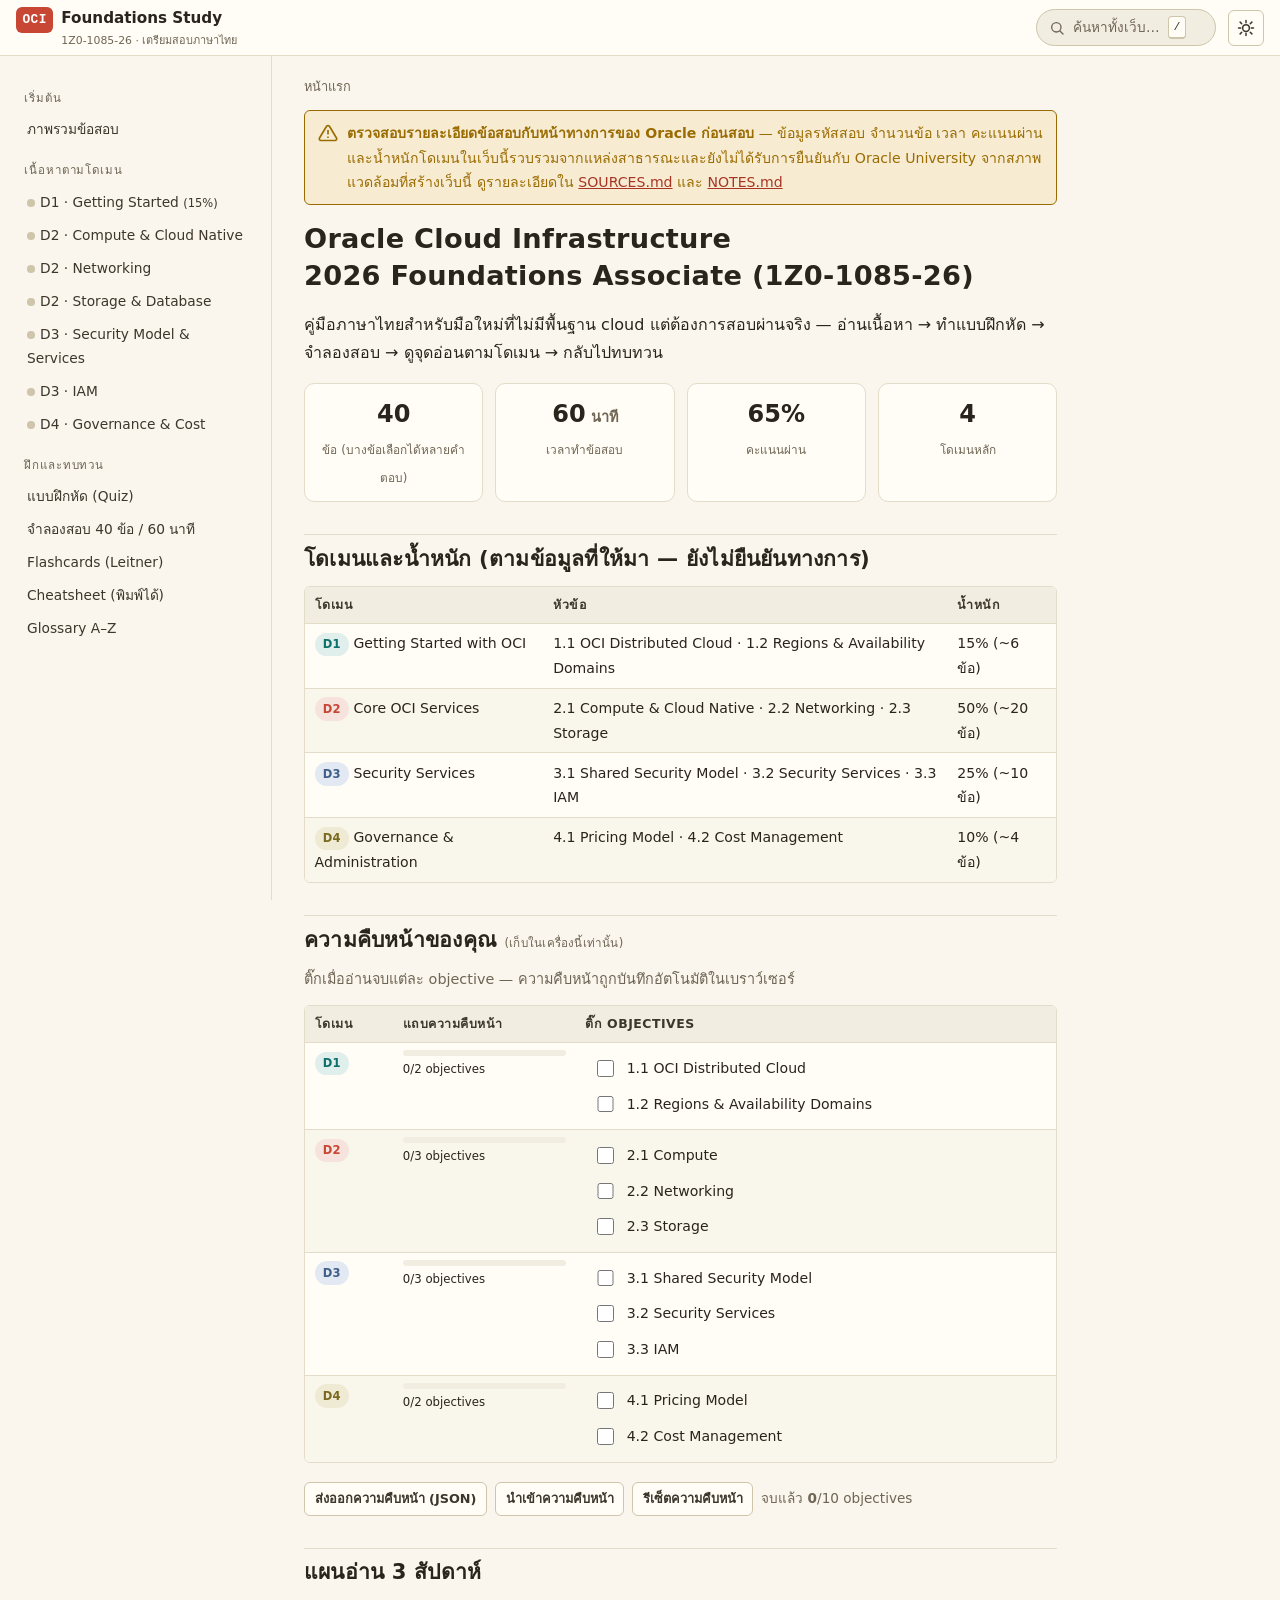
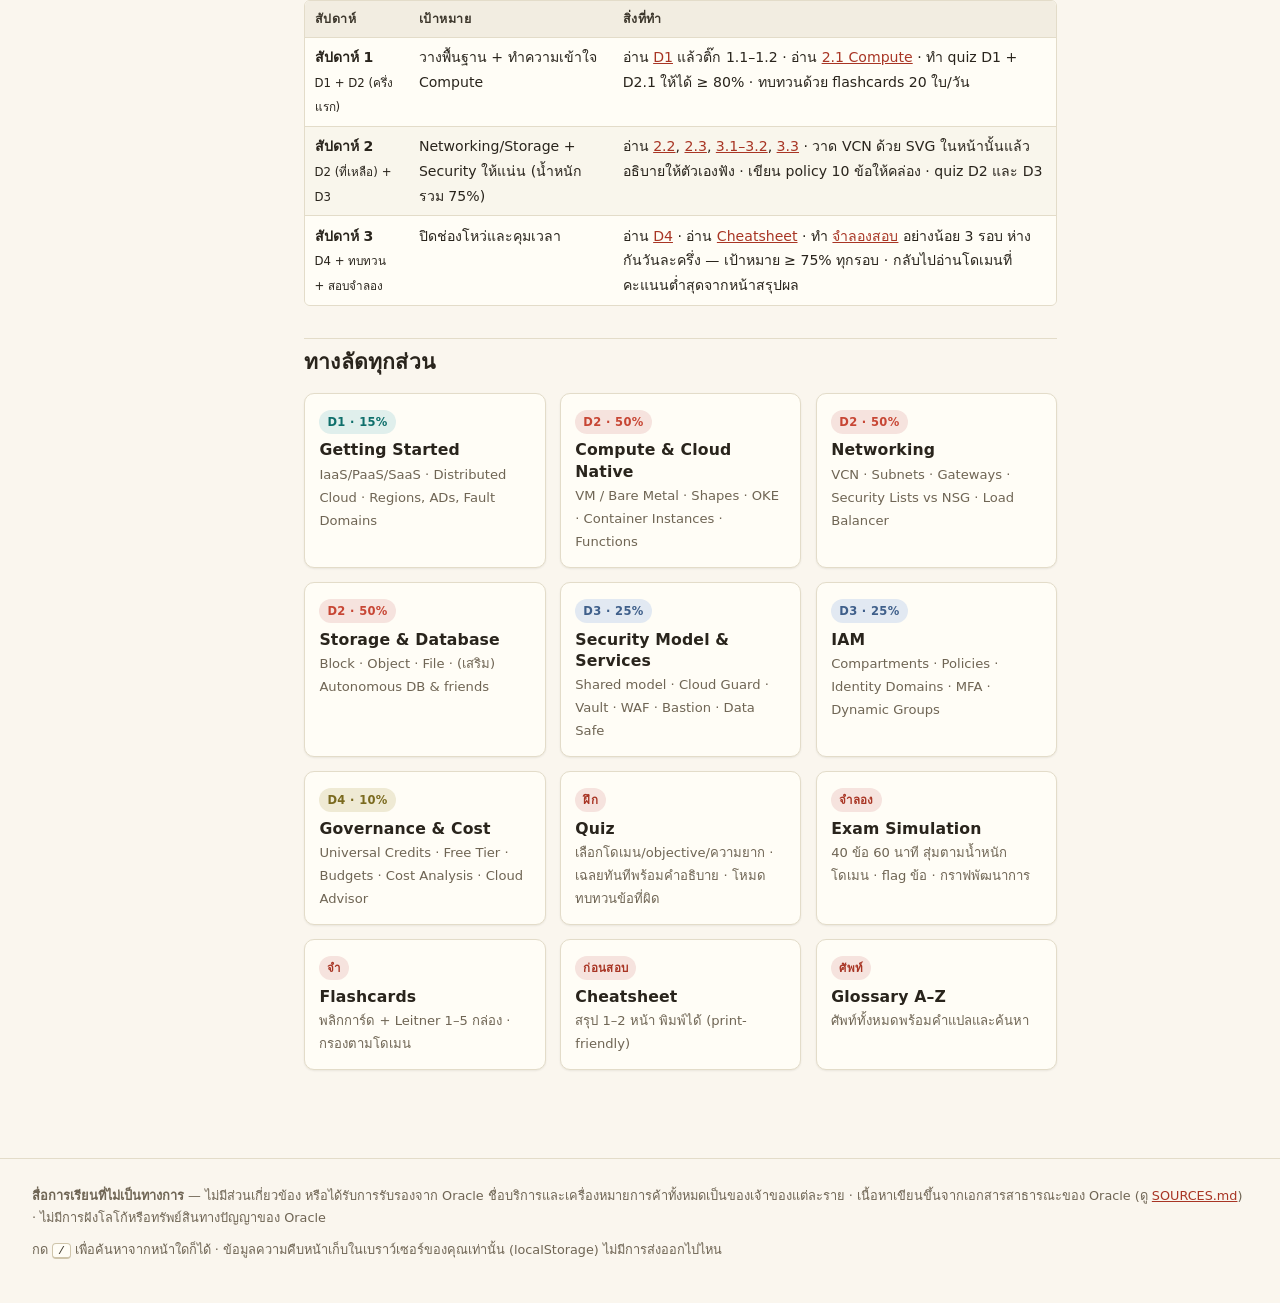
<file: index.html>
<!DOCTYPE html>
<html lang="th">
<head>
  <meta charset="UTF-8">
  <meta name="viewport" content="width=device-width, initial-scale=1.0">
  <title>OCI Foundations Study (1Z0-1085-26) | เตรียมสอบ Oracle Cloud</title>
  <meta http-equiv="refresh" content="0; url=oci-foundations-study/">
  <link rel="canonical" href="oci-foundations-study/">
  <style>
    :root {
      --bg: #0f172a;
      --card-bg: #1e293b;
      --text: #f8fafc;
      --muted: #94a3b8;
      --accent: #38bdf8;
      --oracle-red: #c74634;
      --border: #334155;
    }
    * { box-sizing: border-box; margin: 0; padding: 0; }
    body {
      font-family: -apple-system, BlinkMacSystemFont, "Segoe UI", Roboto, "Sarabun", "Noto Sans Thai", sans-serif;
      background: var(--bg);
      color: var(--text);
      min-height: 100vh;
      display: flex;
      flex-direction: column;
      align-items: center;
      justify-content: center;
      padding: 1.5rem;
      text-align: center;
    }
    .container {
      max-width: 680px;
      width: 100%;
      background: var(--card-bg);
      border: 1px solid var(--border);
      border-radius: 16px;
      padding: 2.5rem 2rem;
      box-shadow: 0 20px 40px rgba(0,0,0,0.4);
    }
    .badge {
      display: inline-block;
      background: rgba(199, 70, 52, 0.2);
      color: #f87171;
      border: 1px solid rgba(199, 70, 52, 0.4);
      padding: 0.35rem 0.85rem;
      border-radius: 9999px;
      font-size: 0.85rem;
      font-weight: 600;
      margin-bottom: 1rem;
    }
    h1 {
      font-size: 1.85rem;
      font-weight: 700;
      margin-bottom: 0.5rem;
      line-height: 1.3;
    }
    p.desc {
      color: var(--muted);
      font-size: 0.95rem;
      margin-bottom: 2rem;
      line-height: 1.6;
    }
    .options {
      display: grid;
      gap: 1rem;
      margin-bottom: 1.5rem;
      text-align: left;
    }
    .card-link {
      display: flex;
      align-items: center;
      gap: 1rem;
      padding: 1.15rem 1.25rem;
      background: #0f172a;
      border: 1px solid var(--border);
      border-radius: 12px;
      color: var(--text);
      text-decoration: none;
      transition: all 0.2s ease;
    }
    .card-link:hover {
      border-color: var(--accent);
      transform: translateY(-2px);
      box-shadow: 0 4px 12px rgba(56, 189, 248, 0.15);
    }
    .card-icon {
      font-size: 1.75rem;
      flex-shrink: 0;
    }
    .card-title {
      font-weight: 600;
      font-size: 1.05rem;
      color: #fff;
    }
    .card-sub {
      font-size: 0.82rem;
      color: var(--muted);
      margin-top: 0.15rem;
    }
    .redirect-note {
      font-size: 0.82rem;
      color: var(--muted);
    }
    .redirect-note a {
      color: var(--accent);
      text-decoration: none;
    }
    .redirect-note a:hover {
      text-decoration: underline;
    }
  </style>
  <script>
    window.location.replace("oci-foundations-study/");
  </script>
</head>
<body>
  <div class="container">
    <span class="badge">Oracle Cloud Infrastructure 2026</span>
    <h1>OCI Foundations Study Hub</h1>
    <p class="desc">คลังความรู้ คู่มือเตรียมสอบ และแบบทดสอบจำลอง 1Z0-1085-26 ภาษาไทย</p>

    <div class="options">
      <a class="card-link" href="oci-foundations-study/">
        <div class="card-icon">📖</div>
        <div>
          <div class="card-title">คู่มือติวสอบฉบับเต็ม (Study Guide & Interactive)</div>
          <div class="card-sub">เนื้อหาครบ 5 Domains, Flashcards 200 ใบ, Quiz 150 ข้อ, จำลองสอบ</div>
        </div>
      </a>

      <a class="card-link" href="mock_exam/">
        <div class="card-icon">📝</div>
        <div>
          <div class="card-title">ระบบจำลองการสอบ (Mock Exam Simulator)</div>
          <div class="card-sub">คลังข้อสอบมาตรฐาน จับเวลาจริง วิเคราะห์ผลและจุดอ่อนตามโดเมน</div>
        </div>
      </a>

      <a class="card-link" href="mock_exam/oci_1z0-1085-26_cheat_sheet.html">
        <div class="card-icon">⚡</div>
        <div>
          <div class="card-title">Cheat Sheet สรุปย่อก่อนเข้าสอบ</div>
          <div class="card-sub">สรุปประเด็นสำคัญ นิยาม และคีย์เวิร์ดที่มักออกสอบบ่อย</div>
        </div>
      </a>
    </div>

    <p class="redirect-note">
      กำลังนำทางไปยัง <a href="oci-foundations-study/">หน้าหลักคู่มือติวสอบ</a> อัตโนมัติ...
    </p>
  </div>
</body>
</html>
</file>
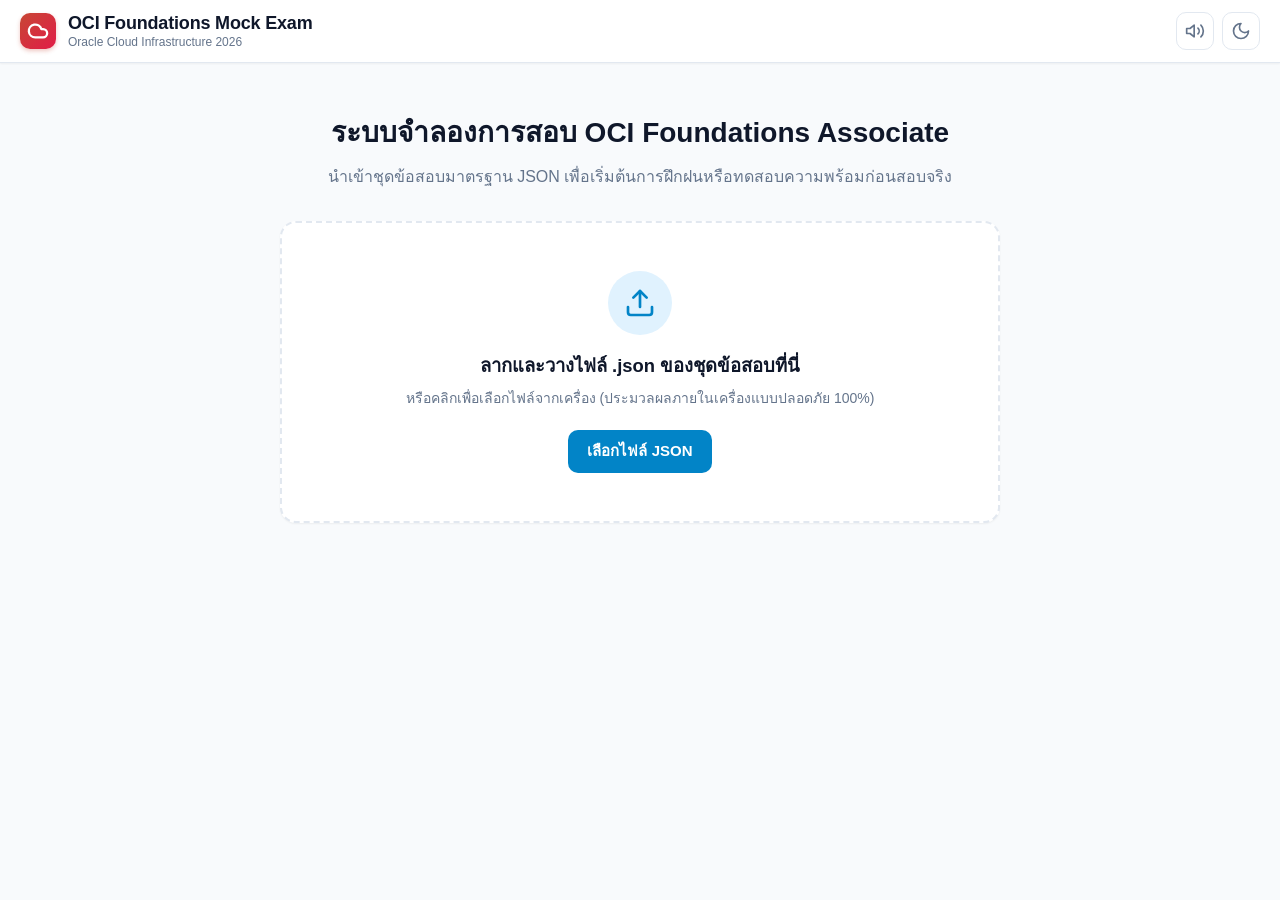
<file: Foundations_Associate/index.html>
<!DOCTYPE html>
<html lang="th" data-theme="light">
<head>
  <meta charset="UTF-8">
  <meta name="viewport" content="width=device-width, initial-scale=1.0">
  <title>OCI Foundations Mock Exam</title>
  <style>
    /* ==========================================================================
       CSS VARIABLES & THEMES
       ========================================================================== */
    :root {
      --font-family: -apple-system, BlinkMacSystemFont, "Segoe UI", Roboto, "Sarabun", "Noto Sans Thai", Tahoma, sans-serif;
      --bg-body: #f8fafc;
      --bg-surface: #ffffff;
      --bg-surface-alt: #f1f5f9;
      --bg-surface-hover: #e2e8f0;
      --text-main: #0f172a;
      --text-muted: #64748b;
      --text-subtle: #94a3b8;
      --border: #e2e8f0;
      --border-focus: #0284c7;

      --oracle-red: #c74634;
      --oracle-red-hover: #a53626;
      --primary: #0284c7;
      --primary-hover: #0369a1;
      --primary-light: #e0f2fe;
      --primary-subtle: #f0f9ff;

      --success: #10b981;
      --success-hover: #059669;
      --success-light: #ecfdf5;
      --success-border: #a7f3d0;
      --success-text: #065f46;

      --danger: #ef4444;
      --danger-hover: #dc2626;
      --danger-light: #fef2f2;
      --danger-border: #fecaca;
      --danger-text: #991b1b;

      --warning: #f59e0b;
      --warning-hover: #d97706;
      --warning-light: #fffbeb;
      --warning-border: #fde68a;
      --warning-text: #92400e;

      --flag: #ea580c;
      --flag-light: #fff7ed;

      --shadow-sm: 0 1px 2px 0 rgba(0, 0, 0, 0.05);
      --shadow-md: 0 4px 6px -1px rgba(0, 0, 0, 0.08), 0 2px 4px -2px rgba(0, 0, 0, 0.05);
      --shadow-lg: 0 10px 15px -3px rgba(0, 0, 0, 0.1), 0 4px 6px -4px rgba(0, 0, 0, 0.05);
      --shadow-xl: 0 20px 25px -5px rgba(0, 0, 0, 0.1), 0 8px 10px -6px rgba(0, 0, 0, 0.05);

      --radius-sm: 6px;
      --radius-md: 10px;
      --radius-lg: 16px;
      --radius-full: 9999px;

      --transition-fast: 0.15s ease;
      --transition-normal: 0.25s ease;
    }

    [data-theme="dark"] {
      --bg-body: #0b1120;
      --bg-surface: #1e293b;
      --bg-surface-alt: #0f172a;
      --bg-surface-hover: #334155;
      --text-main: #f8fafc;
      --text-muted: #94a3b8;
      --text-subtle: #64748b;
      --border: #334155;
      --border-focus: #38bdf8;

      --primary: #38bdf8;
      --primary-hover: #0284c7;
      --primary-light: #082f49;
      --primary-subtle: #0c1a2e;

      --success-light: #064e3b;
      --success-border: #059669;
      --success-text: #a7f3d0;

      --danger-light: #7f1d1d;
      --danger-border: #dc2626;
      --danger-text: #fecaca;

      --warning-light: #78350f;
      --warning-border: #d97706;
      --warning-text: #fde68a;

      --flag-light: #431407;
      --shadow-md: 0 4px 6px -1px rgba(0, 0, 0, 0.4);
      --shadow-lg: 0 10px 15px -3px rgba(0, 0, 0, 0.5);
    }

    /* ==========================================================================
       BASE STYLES & RESETS
       ========================================================================== */
    * {
      box-sizing: border-box;
      margin: 0;
      padding: 0;
    }

    body {
      font-family: var(--font-family);
      background-color: var(--bg-body);
      color: var(--text-main);
      line-height: 1.6;
      min-height: 100vh;
      display: flex;
      flex-direction: column;
      transition: background-color var(--transition-normal), color var(--transition-normal);
      -webkit-font-smoothing: antialiased;
    }

    button, input, select, textarea {
      font-family: inherit;
      font-size: 1rem;
      color: inherit;
    }

    button {
      cursor: pointer;
      border: none;
      background: none;
      transition: all var(--transition-fast);
    }

    button:focus-visible, input:focus-visible, select:focus-visible {
      outline: 2px solid var(--border-focus);
      outline-offset: 2px;
    }

    a {
      color: var(--primary);
      text-decoration: none;
    }
    a:hover {
      text-decoration: underline;
    }

    /* Container */
    .app-container {
      width: 100%;
      max-width: 1280px;
      margin: 0 auto;
      padding: 0 1.25rem 2.5rem;
      flex: 1;
      display: flex;
      flex-direction: column;
    }

    /* ==========================================================================
       HEADER & NAVIGATION
       ========================================================================== */
    .app-header {
      background-color: var(--bg-surface);
      border-bottom: 1px solid var(--border);
      position: sticky;
      top: 0;
      z-index: 100;
      box-shadow: var(--shadow-sm);
    }

    .header-content {
      max-width: 1280px;
      margin: 0 auto;
      padding: 0.75rem 1.25rem;
      display: flex;
      align-items: center;
      justify-content: space-between;
      gap: 1rem;
    }

    .brand {
      display: flex;
      align-items: center;
      gap: 0.75rem;
      cursor: pointer;
      user-select: none;
    }

    .brand-icon {
      width: 36px;
      height: 36px;
      background: linear-gradient(135deg, var(--oracle-red), #e11d48);
      border-radius: var(--radius-md);
      display: flex;
      align-items: center;
      justify-content: center;
      color: #ffffff;
      box-shadow: 0 2px 4px rgba(199, 70, 52, 0.3);
    }

    .brand-text h1 {
      font-size: 1.125rem;
      font-weight: 700;
      letter-spacing: -0.01em;
      line-height: 1.2;
    }

    .brand-text span {
      font-size: 0.75rem;
      color: var(--text-muted);
      display: block;
      line-height: 1.2;
    }

    .header-center {
      display: flex;
      align-items: center;
      gap: 0.75rem;
    }

    .header-badge {
      display: inline-flex;
      align-items: center;
      gap: 0.35rem;
      padding: 0.25rem 0.65rem;
      border-radius: var(--radius-full);
      font-size: 0.8125rem;
      font-weight: 600;
      background-color: var(--primary-light);
      color: var(--primary);
    }

    .header-badge.practice {
      background-color: var(--warning-light);
      color: var(--warning-text);
      border: 1px solid var(--warning-border);
    }

    /* Timer Box */
    .timer-badge {
      display: inline-flex;
      align-items: center;
      gap: 0.4rem;
      padding: 0.35rem 0.85rem;
      border-radius: var(--radius-md);
      font-size: 1rem;
      font-weight: 700;
      font-variant-numeric: tabular-nums;
      background-color: var(--bg-surface-alt);
      border: 1px solid var(--border);
      color: var(--text-main);
      transition: all var(--transition-normal);
    }

    .timer-badge.warning {
      background-color: var(--warning-light);
      border-color: var(--warning-border);
      color: var(--warning-text);
      animation: pulseWarning 2s infinite;
    }

    .timer-badge.danger {
      background-color: var(--danger-light);
      border-color: var(--danger-border);
      color: var(--danger-text);
      animation: pulseDanger 1s infinite;
    }

    @keyframes pulseWarning {
      0%, 100% { opacity: 1; transform: scale(1); }
      50% { opacity: 0.85; transform: scale(1.02); }
    }

    @keyframes pulseDanger {
      0%, 100% { opacity: 1; transform: scale(1); }
      50% { opacity: 0.8; transform: scale(1.03); }
    }

    .header-actions {
      display: flex;
      align-items: center;
      gap: 0.5rem;
    }

    .icon-btn {
      width: 38px;
      height: 38px;
      border-radius: var(--radius-md);
      display: inline-flex;
      align-items: center;
      justify-content: center;
      color: var(--text-muted);
      border: 1px solid var(--border);
      background-color: var(--bg-surface);
    }

    .icon-btn:hover {
      background-color: var(--bg-surface-hover);
      color: var(--text-main);
    }

    .btn {
      display: inline-flex;
      align-items: center;
      justify-content: center;
      gap: 0.5rem;
      padding: 0.55rem 1.15rem;
      font-size: 0.9375rem;
      font-weight: 600;
      border-radius: var(--radius-md);
      border: 1px solid transparent;
      transition: all var(--transition-fast);
      white-space: nowrap;
    }

    .btn:disabled {
      opacity: 0.5;
      cursor: not-allowed;
      pointer-events: none;
    }

    .btn-primary {
      background-color: var(--primary);
      color: #ffffff;
    }
    .btn-primary:hover {
      background-color: var(--primary-hover);
    }

    .btn-oracle {
      background-color: var(--oracle-red);
      color: #ffffff;
    }
    .btn-oracle:hover {
      background-color: var(--oracle-red-hover);
    }

    .btn-success {
      background-color: var(--success);
      color: #ffffff;
    }
    .btn-success:hover {
      background-color: var(--success-hover);
    }

    .btn-secondary {
      background-color: var(--bg-surface-alt);
      color: var(--text-main);
      border-color: var(--border);
    }
    .btn-secondary:hover {
      background-color: var(--bg-surface-hover);
    }

    .btn-outline-danger {
      background-color: transparent;
      color: var(--danger);
      border-color: var(--danger-border);
    }
    .btn-outline-danger:hover {
      background-color: var(--danger-light);
    }

    .btn-sm {
      padding: 0.35rem 0.75rem;
      font-size: 0.8125rem;
      border-radius: var(--radius-sm);
    }

    .btn-lg {
      padding: 0.75rem 1.75rem;
      font-size: 1.0625rem;
      border-radius: var(--radius-md);
    }

    /* ==========================================================================
       VIEW CONTAINERS
       ========================================================================== */
    .view-section {
      display: none;
      animation: fadeIn 0.25s ease forwards;
      padding-top: 1.5rem;
    }

    .view-section.active {
      display: block;
    }

    @keyframes fadeIn {
      from { opacity: 0; transform: translateY(6px); }
      to { opacity: 1; transform: translateY(0); }
    }

    /* Cards */
    .card {
      background-color: var(--bg-surface);
      border: 1px solid var(--border);
      border-radius: var(--radius-lg);
      padding: 1.5rem;
      box-shadow: var(--shadow-sm);
      margin-bottom: 1.5rem;
    }

    /* ==========================================================================
       VIEW 1: IMPORT SCREEN
       ========================================================================== */
    .import-hero {
      text-align: center;
      max-width: 680px;
      margin: 1.5rem auto 2rem;
    }

    .import-hero h2 {
      font-size: 1.75rem;
      font-weight: 800;
      margin-bottom: 0.5rem;
      color: var(--text-main);
    }

    .import-hero p {
      color: var(--text-muted);
      font-size: 1rem;
    }

    .dropzone {
      border: 2px dashed var(--border);
      border-radius: var(--radius-lg);
      padding: 3rem 2rem;
      text-align: center;
      background-color: var(--bg-surface);
      cursor: pointer;
      transition: all var(--transition-normal);
      max-width: 720px;
      margin: 0 auto 1.5rem;
      box-shadow: var(--shadow-sm);
    }

    .dropzone:hover, .dropzone.dragover {
      border-color: var(--primary);
      background-color: var(--primary-subtle);
      transform: translateY(-2px);
      box-shadow: var(--shadow-md);
    }

    .dropzone-icon {
      width: 64px;
      height: 64px;
      margin: 0 auto 1rem;
      border-radius: 50%;
      background-color: var(--primary-light);
      display: flex;
      align-items: center;
      justify-content: center;
      color: var(--primary);
    }

    .dropzone-title {
      font-size: 1.15rem;
      font-weight: 700;
      margin-bottom: 0.4rem;
    }

    .dropzone-desc {
      color: var(--text-muted);
      font-size: 0.875rem;
      margin-bottom: 1.25rem;
    }

    /* Validation Errors Box */
    .alert-box {
      border-radius: var(--radius-md);
      padding: 1rem 1.25rem;
      margin: 1.25rem auto;
      max-width: 720px;
      display: flex;
      gap: 0.75rem;
      align-items: flex-start;
    }

    .alert-box.danger {
      background-color: var(--danger-light);
      border: 1px solid var(--danger-border);
      color: var(--danger-text);
    }

    .alert-box.warning {
      background-color: var(--warning-light);
      border: 1px solid var(--warning-border);
      color: var(--warning-text);
    }

    .alert-box.success {
      background-color: var(--success-light);
      border: 1px solid var(--success-border);
      color: var(--success-text);
    }

    .alert-title {
      font-weight: 700;
      margin-bottom: 0.35rem;
    }

    .alert-list {
      margin-left: 1.25rem;
      font-size: 0.9rem;
      line-height: 1.5;
    }

    /* Exam Summary Box */
    .summary-card {
      max-width: 720px;
      margin: 1.5rem auto;
      border: 1px solid var(--border);
      border-radius: var(--radius-lg);
      background-color: var(--bg-surface);
      overflow: hidden;
      box-shadow: var(--shadow-md);
    }

    .summary-header {
      background: linear-gradient(135deg, var(--primary), #0284c7);
      color: #ffffff;
      padding: 1.5rem;
    }

    .summary-header h3 {
      font-size: 1.25rem;
      font-weight: 700;
    }

    .summary-header p {
      opacity: 0.9;
      font-size: 0.875rem;
      margin-top: 0.25rem;
    }

    .summary-grid {
      display: grid;
      grid-template-columns: repeat(auto-fit, minmax(140px, 1fr));
      gap: 1rem;
      padding: 1.25rem;
      background-color: var(--bg-surface-alt);
      border-bottom: 1px solid var(--border);
    }

    .summary-stat {
      text-align: center;
      padding: 0.75rem;
      background-color: var(--bg-surface);
      border-radius: var(--radius-md);
      border: 1px solid var(--border);
    }

    .summary-stat-label {
      font-size: 0.75rem;
      color: var(--text-muted);
      font-weight: 600;
      text-transform: uppercase;
      letter-spacing: 0.05em;
    }

    .summary-stat-val {
      font-size: 1.25rem;
      font-weight: 800;
      color: var(--text-main);
      margin-top: 0.2rem;
    }

    .summary-domains {
      padding: 1.25rem;
    }

    .summary-domains h4 {
      font-size: 0.9375rem;
      font-weight: 700;
      margin-bottom: 0.75rem;
      color: var(--text-muted);
    }

    .domain-list {
      display: flex;
      flex-direction: column;
      gap: 0.5rem;
    }

    .domain-item {
      display: flex;
      justify-content: space-between;
      align-items: center;
      padding: 0.6rem 0.85rem;
      border-radius: var(--radius-sm);
      background-color: var(--bg-surface-alt);
      font-size: 0.875rem;
    }

    .domain-name {
      font-weight: 500;
      color: var(--text-main);
    }

    .domain-count {
      font-weight: 700;
      color: var(--primary);
    }

    /* ==========================================================================
       VIEW 2: SETUP SCREEN
       ========================================================================== */
    .setup-container {
      max-width: 760px;
      margin: 1.5rem auto;
    }

    .setup-title {
      font-size: 1.5rem;
      font-weight: 800;
      margin-bottom: 1.5rem;
      display: flex;
      align-items: center;
      gap: 0.5rem;
    }

    .form-group {
      margin-bottom: 1.5rem;
    }

    .form-label {
      display: block;
      font-size: 0.9375rem;
      font-weight: 700;
      margin-bottom: 0.5rem;
      color: var(--text-main);
    }

    .form-desc {
      font-size: 0.8125rem;
      color: var(--text-muted);
      margin-bottom: 0.75rem;
    }

    /* Mode Selection Cards */
    .mode-cards {
      display: grid;
      grid-template-columns: 1fr 1fr;
      gap: 1rem;
    }

    .mode-card {
      border: 2px solid var(--border);
      border-radius: var(--radius-md);
      padding: 1.25rem;
      cursor: pointer;
      background-color: var(--bg-surface);
      transition: all var(--transition-fast);
      position: relative;
    }

    .mode-card:hover {
      border-color: var(--primary);
      background-color: var(--primary-subtle);
    }

    .mode-card.selected {
      border-color: var(--primary);
      background-color: var(--primary-light);
    }

    .mode-card-header {
      display: flex;
      align-items: center;
      gap: 0.75rem;
      margin-bottom: 0.5rem;
    }

    .mode-icon {
      width: 36px;
      height: 36px;
      border-radius: var(--radius-md);
      background-color: var(--bg-surface);
      display: flex;
      align-items: center;
      justify-content: center;
      color: var(--primary);
    }

    .mode-card h4 {
      font-size: 1.05rem;
      font-weight: 700;
    }

    .mode-card p {
      font-size: 0.8125rem;
      color: var(--text-muted);
      line-height: 1.4;
    }

    /* Domain Selection Grid */
    .domain-checkboxes {
      display: grid;
      grid-template-columns: 1fr;
      gap: 0.65rem;
      max-height: 240px;
      overflow-y: auto;
      padding: 0.5rem;
      border: 1px solid var(--border);
      border-radius: var(--radius-md);
      background-color: var(--bg-surface-alt);
    }

    .checkbox-label {
      display: flex;
      align-items: center;
      gap: 0.75rem;
      padding: 0.5rem 0.75rem;
      border-radius: var(--radius-sm);
      background-color: var(--bg-surface);
      cursor: pointer;
      font-size: 0.875rem;
      user-select: none;
      transition: background-color var(--transition-fast);
    }

    .checkbox-label:hover {
      background-color: var(--bg-surface-hover);
    }

    .checkbox-label input[type="checkbox"] {
      width: 18px;
      height: 18px;
      accent-color: var(--primary);
    }

    /* Toggle Switches */
    .toggle-row {
      display: flex;
      justify-content: space-between;
      align-items: center;
      padding: 0.85rem 0;
      border-bottom: 1px solid var(--border);
    }

    .toggle-info h5 {
      font-size: 0.9375rem;
      font-weight: 600;
    }

    .toggle-info p {
      font-size: 0.8125rem;
      color: var(--text-muted);
    }

    .switch {
      position: relative;
      display: inline-block;
      width: 48px;
      height: 26px;
      flex-shrink: 0;
    }

    .switch input {
      opacity: 0;
      width: 0;
      height: 0;
    }

    .slider {
      position: absolute;
      cursor: pointer;
      top: 0; left: 0; right: 0; bottom: 0;
      background-color: var(--border);
      transition: .2s;
      border-radius: 26px;
    }

    .slider:before {
      position: absolute;
      content: "";
      height: 20px;
      width: 20px;
      left: 3px;
      bottom: 3px;
      background-color: white;
      transition: .2s;
      border-radius: 50%;
    }

    input:checked + .slider {
      background-color: var(--primary);
    }

    input:checked + .slider:before {
      transform: translateX(22px);
    }

    /* ==========================================================================
       VIEW 3: EXAM SCREEN
       ========================================================================== */
    .exam-layout {
      display: grid;
      grid-template-columns: 1fr 340px;
      gap: 1.5rem;
      align-items: start;
    }

    /* Question Main Card */
    .question-card {
      background-color: var(--bg-surface);
      border: 1px solid var(--border);
      border-radius: var(--radius-lg);
      padding: 1.75rem;
      box-shadow: var(--shadow-sm);
    }

    .question-header {
      display: flex;
      flex-wrap: wrap;
      justify-content: space-between;
      align-items: center;
      gap: 0.75rem;
      padding-bottom: 1rem;
      border-bottom: 1px solid var(--border);
      margin-bottom: 1.25rem;
    }

    .question-meta {
      display: flex;
      flex-wrap: wrap;
      align-items: center;
      gap: 0.5rem;
    }

    .q-number-badge {
      font-size: 1rem;
      font-weight: 800;
      color: var(--text-main);
    }

    .badge {
      display: inline-flex;
      align-items: center;
      gap: 0.35rem;
      padding: 0.2rem 0.6rem;
      border-radius: var(--radius-sm);
      font-size: 0.75rem;
      font-weight: 600;
    }

    .badge-domain {
      background-color: var(--primary-light);
      color: var(--primary);
    }

    .badge-difficulty-easy {
      background-color: var(--success-light);
      color: var(--success);
    }

    .badge-difficulty-medium {
      background-color: var(--warning-light);
      color: var(--warning-text);
    }

    .badge-difficulty-hard {
      background-color: var(--danger-light);
      color: var(--danger);
    }

    .badge-type {
      background-color: var(--bg-surface-alt);
      color: var(--text-muted);
      border: 1px solid var(--border);
    }

    .btn-flag {
      display: inline-flex;
      align-items: center;
      gap: 0.4rem;
      padding: 0.35rem 0.75rem;
      border-radius: var(--radius-md);
      font-size: 0.8125rem;
      font-weight: 600;
      color: var(--text-muted);
      border: 1px solid var(--border);
      background-color: var(--bg-surface);
    }

    .btn-flag:hover {
      background-color: var(--flag-light);
      color: var(--flag);
      border-color: var(--flag);
    }

    .btn-flag.flagged {
      background-color: var(--flag-light);
      color: var(--flag);
      border-color: var(--flag);
    }

    .multiple-hint {
      margin-bottom: 1rem;
      padding: 0.6rem 0.9rem;
      background-color: var(--primary-subtle);
      border-left: 3px solid var(--primary);
      border-radius: 0 var(--radius-sm) var(--radius-sm) 0;
      font-size: 0.875rem;
      font-weight: 600;
      color: var(--primary);
    }

    .question-prompt {
      font-size: 1.125rem;
      font-weight: 600;
      line-height: 1.6;
      margin-bottom: 1.5rem;
      color: var(--text-main);
      white-space: pre-wrap;
      word-break: break-word;
    }

    /* Options List */
    .options-list {
      display: flex;
      flex-direction: column;
      gap: 0.75rem;
      margin-bottom: 1.5rem;
    }

    .option-card {
      display: flex;
      align-items: flex-start;
      gap: 0.85rem;
      padding: 0.95rem 1.15rem;
      border: 1.5px solid var(--border);
      border-radius: var(--radius-md);
      background-color: var(--bg-surface);
      cursor: pointer;
      user-select: none;
      transition: all var(--transition-fast);
      position: relative;
    }

    .option-card:hover {
      border-color: var(--primary);
      background-color: var(--primary-subtle);
    }

    .option-card.selected {
      border-color: var(--primary);
      background-color: var(--primary-light);
    }

    .option-card input[type="radio"],
    .option-card input[type="checkbox"] {
      margin-top: 0.25rem;
      width: 18px;
      height: 18px;
      flex-shrink: 0;
      accent-color: var(--primary);
    }

    .option-letter {
      width: 24px;
      height: 24px;
      border-radius: 50%;
      background-color: var(--bg-surface-alt);
      border: 1px solid var(--border);
      display: flex;
      align-items: center;
      justify-content: center;
      font-size: 0.8125rem;
      font-weight: 700;
      color: var(--text-muted);
      flex-shrink: 0;
      margin-top: 0.15rem;
    }

    .option-card.selected .option-letter {
      background-color: var(--primary);
      color: #ffffff;
      border-color: var(--primary);
    }

    .option-text {
      flex: 1;
      font-size: 0.95rem;
      line-height: 1.5;
      color: var(--text-main);
      word-break: break-word;
    }

    /* Option States for Practice / Review */
    .option-card.option-correct {
      border-color: var(--success);
      background-color: var(--success-light);
    }
    .option-card.option-correct .option-letter {
      background-color: var(--success);
      color: #ffffff;
      border-color: var(--success);
    }

    .option-card.option-incorrect {
      border-color: var(--danger);
      background-color: var(--danger-light);
    }
    .option-card.option-incorrect .option-letter {
      background-color: var(--danger);
      color: #ffffff;
      border-color: var(--danger);
    }

    .option-card.option-missed {
      border: 1.5px dashed var(--success);
      background-color: var(--success-light);
      opacity: 0.9;
    }

    .option-status-tag {
      font-size: 0.75rem;
      font-weight: 700;
      padding: 0.2rem 0.5rem;
      border-radius: var(--radius-sm);
      margin-left: auto;
      flex-shrink: 0;
    }
    .tag-correct {
      background-color: var(--success);
      color: white;
    }
    .tag-incorrect {
      background-color: var(--danger);
      color: white;
    }

    /* Practice Mode Feedback Panel */
    .practice-feedback {
      border-radius: var(--radius-md);
      padding: 1.25rem;
      margin-bottom: 1.5rem;
      animation: fadeIn 0.2s ease;
      display: none;
    }

    .practice-feedback.active {
      display: block;
    }

    .practice-feedback.correct {
      background-color: var(--success-light);
      border: 1px solid var(--success-border);
      color: var(--success-text);
    }

    .practice-feedback.incorrect {
      background-color: var(--danger-light);
      border: 1px solid var(--danger-border);
      color: var(--danger-text);
    }

    .practice-feedback-header {
      display: flex;
      align-items: center;
      gap: 0.5rem;
      font-size: 1.05rem;
      font-weight: 700;
      margin-bottom: 0.5rem;
    }

    .explanation-content {
      font-size: 0.9375rem;
      line-height: 1.6;
      margin-bottom: 0.75rem;
      color: var(--text-main);
    }

    .explanation-meta {
      display: flex;
      flex-wrap: wrap;
      gap: 0.5rem;
      margin-top: 0.75rem;
      padding-top: 0.75rem;
      border-top: 1px dashed rgba(0, 0, 0, 0.15);
      font-size: 0.8125rem;
    }

    .meta-chip {
      background-color: var(--bg-surface);
      border: 1px solid var(--border);
      padding: 0.15rem 0.5rem;
      border-radius: var(--radius-sm);
      color: var(--text-muted);
    }

    .references-list {
      margin-top: 0.5rem;
      font-size: 0.8125rem;
    }

    .references-list a {
      display: inline-flex;
      align-items: center;
      gap: 0.25rem;
      margin-right: 0.75rem;
      word-break: break-all;
    }

    /* Question Footer Controls */
    .question-footer {
      display: flex;
      justify-content: space-between;
      align-items: center;
      gap: 0.75rem;
      padding-top: 1.25rem;
      border-top: 1px solid var(--border);
    }

    .nav-buttons-left, .nav-buttons-right {
      display: flex;
      align-items: center;
      gap: 0.5rem;
    }

    /* Sidebar: Question Navigator */
    .navigator-sidebar {
      background-color: var(--bg-surface);
      border: 1px solid var(--border);
      border-radius: var(--radius-lg);
      padding: 1.25rem;
      box-shadow: var(--shadow-sm);
      position: sticky;
      top: 5rem;
    }

    .navigator-header {
      margin-bottom: 1rem;
    }

    .navigator-title {
      font-size: 1rem;
      font-weight: 700;
      display: flex;
      justify-content: space-between;
      align-items: center;
      margin-bottom: 0.5rem;
    }

    .progress-bar-container {
      width: 100%;
      height: 8px;
      background-color: var(--bg-surface-alt);
      border-radius: var(--radius-full);
      overflow: hidden;
      margin-bottom: 0.4rem;
    }

    .progress-bar-fill {
      height: 100%;
      background: linear-gradient(90deg, var(--primary), var(--oracle-red));
      width: 0%;
      transition: width var(--transition-normal);
    }

    .progress-stats {
      display: flex;
      justify-content: space-between;
      font-size: 0.75rem;
      color: var(--text-muted);
      font-weight: 500;
    }

    /* Grid of Navigator Buttons */
    .nav-grid {
      display: grid;
      grid-template-columns: repeat(5, 1fr);
      gap: 0.45rem;
      max-height: 380px;
      overflow-y: auto;
      padding: 0.25rem 0.1rem;
      margin-bottom: 1rem;
    }

    .nav-item {
      aspect-ratio: 1;
      display: flex;
      align-items: center;
      justify-content: center;
      font-size: 0.8125rem;
      font-weight: 700;
      border-radius: var(--radius-sm);
      border: 1.5px solid var(--border);
      background-color: var(--bg-surface);
      color: var(--text-muted);
      cursor: pointer;
      position: relative;
      transition: all var(--transition-fast);
      user-select: none;
    }

    .nav-item:hover {
      border-color: var(--primary);
      color: var(--primary);
    }

    .nav-item.current {
      border-color: var(--primary);
      box-shadow: 0 0 0 2px var(--primary-light), 0 0 6px rgba(2, 132, 199, 0.4);
      color: var(--primary);
    }

    .nav-item.answered {
      background-color: var(--primary);
      border-color: var(--primary);
      color: #ffffff;
    }

    .nav-item.current.answered {
      box-shadow: 0 0 0 2px var(--primary-light);
    }

    .nav-item.flagged::after {
      content: "";
      position: absolute;
      top: 2px;
      right: 2px;
      width: 6px;
      height: 6px;
      border-radius: 50%;
      background-color: var(--flag);
    }

    .nav-item.flagged.answered::after {
      background-color: #ffffff;
    }

    /* Navigator Legend */
    .nav-legend {
      display: grid;
      grid-template-columns: 1fr 1fr;
      gap: 0.5rem;
      font-size: 0.75rem;
      color: var(--text-muted);
      padding-top: 0.75rem;
      border-top: 1px solid var(--border);
    }

    .legend-item {
      display: flex;
      align-items: center;
      gap: 0.4rem;
    }

    .legend-dot {
      width: 10px;
      height: 10px;
      border-radius: 2px;
      border: 1px solid var(--border);
      flex-shrink: 0;
    }
    .legend-dot.answered { background-color: var(--primary); border-color: var(--primary); }
    .legend-dot.unanswered { background-color: var(--bg-surface); }
    .legend-dot.current { border-color: var(--primary); box-shadow: 0 0 0 2px var(--primary-light); }
    .legend-dot.flagged { background-color: var(--flag); border-color: var(--flag); border-radius: 50%; }

    /* Mobile Navigator Toggle */
    .mobile-nav-toggle {
      display: none;
      position: fixed;
      bottom: 1.25rem;
      right: 1.25rem;
      z-index: 90;
      box-shadow: var(--shadow-lg);
    }

    /* ==========================================================================
       VIEW 4: RESULTS SCREEN
       ========================================================================== */
    .results-hero {
      border-radius: var(--radius-lg);
      padding: 2.25rem 1.5rem;
      text-align: center;
      margin-bottom: 2rem;
      position: relative;
      overflow: hidden;
      box-shadow: var(--shadow-md);
    }

    .results-hero.passed {
      background: linear-gradient(135deg, #059669, #10b981);
      color: #ffffff;
    }

    .results-hero.failed {
      background: linear-gradient(135deg, #b91c1c, #ef4444);
      color: #ffffff;
    }

    .result-badge {
      display: inline-flex;
      align-items: center;
      gap: 0.5rem;
      padding: 0.35rem 1rem;
      border-radius: var(--radius-full);
      font-size: 0.875rem;
      font-weight: 800;
      letter-spacing: 0.05em;
      text-transform: uppercase;
      background-color: rgba(255, 255, 255, 0.2);
      backdrop-filter: blur(4px);
      margin-bottom: 1rem;
    }

    .result-score-large {
      font-size: 3.5rem;
      font-weight: 900;
      line-height: 1;
      margin-bottom: 0.5rem;
      letter-spacing: -0.02em;
    }

    .result-score-sub {
      font-size: 1.15rem;
      opacity: 0.95;
      font-weight: 600;
      margin-bottom: 1rem;
    }

    .result-target-note {
      font-size: 0.875rem;
      opacity: 0.85;
    }

    /* Results Metrics Grid */
    .metrics-grid {
      display: grid;
      grid-template-columns: repeat(auto-fit, minmax(180px, 1fr));
      gap: 1rem;
      margin-bottom: 2rem;
    }

    .metric-card {
      background-color: var(--bg-surface);
      border: 1px solid var(--border);
      border-radius: var(--radius-md);
      padding: 1.25rem;
      display: flex;
      align-items: center;
      gap: 1rem;
      box-shadow: var(--shadow-sm);
    }

    .metric-icon {
      width: 44px;
      height: 44px;
      border-radius: var(--radius-md);
      display: flex;
      align-items: center;
      justify-content: center;
      flex-shrink: 0;
    }

    .metric-icon.correct { background-color: var(--success-light); color: var(--success); }
    .metric-icon.incorrect { background-color: var(--danger-light); color: var(--danger); }
    .metric-icon.unanswered { background-color: var(--bg-surface-alt); color: var(--text-muted); }
    .metric-icon.time { background-color: var(--primary-light); color: var(--primary); }

    .metric-info h5 {
      font-size: 0.8125rem;
      color: var(--text-muted);
      font-weight: 600;
    }

    .metric-val {
      font-size: 1.35rem;
      font-weight: 800;
      color: var(--text-main);
    }

    /* Domain Chart Styles (Vanilla CSS Bar Chart) */
    .domain-analysis {
      margin-bottom: 2rem;
    }

    .domain-analysis h3 {
      font-size: 1.25rem;
      font-weight: 700;
      margin-bottom: 1rem;
    }

    .domain-chart-item {
      background-color: var(--bg-surface);
      border: 1px solid var(--border);
      border-radius: var(--radius-md);
      padding: 1rem 1.25rem;
      margin-bottom: 0.75rem;
    }

    .chart-header {
      display: flex;
      justify-content: space-between;
      align-items: center;
      margin-bottom: 0.5rem;
      font-size: 0.9375rem;
    }

    .chart-name {
      font-weight: 700;
    }

    .chart-score {
      font-weight: 700;
      font-size: 0.9rem;
    }

    .chart-track {
      width: 100%;
      height: 12px;
      background-color: var(--bg-surface-alt);
      border-radius: var(--radius-full);
      position: relative;
      overflow: hidden;
      margin-bottom: 0.4rem;
    }

    .chart-fill {
      height: 100%;
      border-radius: var(--radius-full);
      transition: width 0.6s ease;
    }

    .chart-fill.pass { background-color: var(--success); }
    .chart-fill.fail { background-color: var(--danger); }

    .chart-threshold-line {
      position: absolute;
      top: 0;
      bottom: 0;
      width: 2px;
      background-color: var(--text-main);
      opacity: 0.4;
      z-index: 2;
    }

    /* Review Recommendation Box */
    .review-recommendation-card {
      background-color: var(--bg-surface);
      border: 1px solid var(--border);
      border-radius: var(--radius-lg);
      padding: 1.5rem;
      margin-bottom: 2rem;
    }

    .recommendation-list {
      display: flex;
      flex-direction: column;
      gap: 0.75rem;
      margin-top: 1rem;
    }

    .recommendation-item {
      display: flex;
      align-items: center;
      justify-content: space-between;
      padding: 0.75rem 1rem;
      border-radius: var(--radius-md);
      background-color: var(--bg-surface-alt);
      font-size: 0.875rem;
    }

    .recommendation-item.priority {
      border-left: 3px solid var(--danger);
      background-color: var(--danger-light);
      color: var(--danger-text);
    }

    /* Action Toolbar */
    .results-actions {
      display: flex;
      flex-wrap: wrap;
      gap: 0.75rem;
      justify-content: center;
      margin-top: 2rem;
      padding-top: 1.5rem;
      border-top: 1px solid var(--border);
    }

    /* ==========================================================================
       VIEW 5: REVIEW SCREEN
       ========================================================================== */
    .review-filters {
      display: flex;
      flex-wrap: wrap;
      align-items: center;
      justify-content: space-between;
      gap: 1rem;
      background-color: var(--bg-surface);
      border: 1px solid var(--border);
      border-radius: var(--radius-md);
      padding: 0.85rem 1.25rem;
      margin-bottom: 1.5rem;
    }

    .filter-pills {
      display: flex;
      flex-wrap: wrap;
      gap: 0.5rem;
    }

    .filter-pill {
      padding: 0.35rem 0.85rem;
      border-radius: var(--radius-full);
      font-size: 0.8125rem;
      font-weight: 600;
      border: 1px solid var(--border);
      background-color: var(--bg-surface);
      color: var(--text-muted);
      cursor: pointer;
      transition: all var(--transition-fast);
    }

    .filter-pill:hover {
      background-color: var(--bg-surface-hover);
      color: var(--text-main);
    }

    .filter-pill.active {
      background-color: var(--primary);
      border-color: var(--primary);
      color: #ffffff;
    }

    .filter-select {
      padding: 0.35rem 0.75rem;
      border-radius: var(--radius-md);
      border: 1px solid var(--border);
      background-color: var(--bg-surface);
      color: var(--text-main);
      font-size: 0.875rem;
    }

    .review-card {
      background-color: var(--bg-surface);
      border: 1px solid var(--border);
      border-radius: var(--radius-lg);
      padding: 1.5rem;
      margin-bottom: 1.25rem;
      box-shadow: var(--shadow-sm);
    }

    .review-card-header {
      display: flex;
      flex-wrap: wrap;
      justify-content: space-between;
      align-items: center;
      gap: 0.5rem;
      padding-bottom: 0.75rem;
      border-bottom: 1px solid var(--border);
      margin-bottom: 1rem;
    }

    /* ==========================================================================
       MODALS & DIALOGS
       ========================================================================== */
    .modal-overlay {
      position: fixed;
      top: 0; left: 0; right: 0; bottom: 0;
      background-color: rgba(15, 23, 42, 0.6);
      backdrop-filter: blur(2px);
      z-index: 2000;
      display: none;
      align-items: center;
      justify-content: center;
      padding: 1rem;
    }

    .modal-overlay.active {
      display: flex;
    }

    .modal-dialog {
      background-color: var(--bg-surface);
      border: 1px solid var(--border);
      border-radius: var(--radius-lg);
      width: 100%;
      max-width: 480px;
      box-shadow: var(--shadow-xl);
      overflow: hidden;
      animation: modalScaleIn 0.15s ease-out forwards;
    }

    @keyframes modalScaleIn {
      from { transform: scale(0.96); opacity: 0; }
      to { transform: scale(1); opacity: 1; }
    }

    .modal-header {
      padding: 1.25rem 1.5rem;
      border-bottom: 1px solid var(--border);
      display: flex;
      align-items: center;
      gap: 0.75rem;
    }

    .modal-header h3 {
      font-size: 1.15rem;
      font-weight: 700;
    }

    .modal-body {
      padding: 1.5rem;
      font-size: 0.9375rem;
      line-height: 1.5;
    }

    .modal-footer {
      padding: 1rem 1.5rem;
      background-color: var(--bg-surface-alt);
      border-top: 1px solid var(--border);
      display: flex;
      justify-content: flex-end;
      gap: 0.75rem;
    }

    /* Toast Notification */
    .toast-container {
      position: fixed;
      bottom: 1.5rem;
      left: 50%;
      transform: translateX(-50%);
      z-index: 300;
      display: flex;
      flex-direction: column;
      gap: 0.5rem;
      pointer-events: none;
    }

    .toast {
      background-color: var(--bg-surface);
      border: 1px solid var(--border);
      box-shadow: var(--shadow-lg);
      border-radius: var(--radius-md);
      padding: 0.75rem 1.25rem;
      display: flex;
      align-items: center;
      gap: 0.75rem;
      font-size: 0.875rem;
      font-weight: 600;
      color: var(--text-main);
      animation: toastSlideUp 0.3s ease;
      pointer-events: auto;
    }

    .toast.warning {
      border-color: var(--warning-border);
      background-color: var(--warning-light);
      color: var(--warning-text);
    }

    .toast.danger {
      border-color: var(--danger-border);
      background-color: var(--danger-light);
      color: var(--danger-text);
    }

    @keyframes toastSlideUp {
      from { opacity: 0; transform: translateY(12px); }
      to { opacity: 1; transform: translateY(0); }
    }

    /* ==========================================================================
       RESPONSIVE & PRINT MEDIA QUERIES
       ========================================================================== */
    @media (max-width: 1024px) {
      .exam-layout {
        grid-template-columns: 1fr;
      }
      .navigator-sidebar {
        display: none;
      }
      .navigator-sidebar.mobile-open {
        display: block;
        position: fixed;
        top: 0; right: 0; bottom: 0;
        width: 320px;
        z-index: 150;
        border-radius: 0;
        box-shadow: var(--shadow-xl);
        overflow-y: auto;
      }
      .mobile-nav-toggle {
        display: inline-flex;
      }
    }

    @media (max-width: 640px) {
      .app-container {
        padding: 0 0.75rem 2rem;
      }
      .header-content {
        padding: 0.5rem 0.75rem;
      }
      .mode-cards {
        grid-template-columns: 1fr;
      }
      .results-hero {
        padding: 1.5rem 1rem;
      }
      .result-score-large {
        font-size: 2.75rem;
      }
      .question-footer {
        flex-direction: column-reverse;
      }
      .nav-buttons-left, .nav-buttons-right {
        width: 100%;
      }
      .nav-buttons-left .btn, .nav-buttons-right .btn {
        flex: 1;
      }
    }

    @media print {
      body {
        background-color: #ffffff !important;
        color: #000000 !important;
      }
      .app-header, .results-actions, .review-filters, .mobile-nav-toggle, .btn-flag, .btn {
        display: none !important;
      }
      .view-section {
        display: block !important;
      }
      #view-import, #view-setup, #view-exam {
        display: none !important;
      }
      .card, .review-card, .results-hero {
        box-shadow: none !important;
        border: 1px solid #ccc !important;
        page-break-inside: avoid;
      }
    }
  </style>
</head>
<body>

  <!-- ==========================================================================
       HEADER
       ========================================================================== -->
  <header class="app-header">
    <div class="header-content">
      <div class="brand" id="brand-logo" role="button" tabindex="0" title="กลับหน้าแรก">
        <div class="brand-icon">
          <svg width="22" height="22" viewBox="0 0 24 24" fill="none" stroke="currentColor" stroke-width="2.5" stroke-linecap="round" stroke-linejoin="round">
            <path d="M17.5 19H9a7 7 0 1 1 6.71-9h1.79a4.5 4.5 0 1 1 0 9Z"/>
          </svg>
        </div>
        <div class="brand-text">
          <h1>OCI Foundations Mock Exam</h1>
          <span id="header-subtitle">Oracle Cloud Infrastructure 2026</span>
        </div>
      </div>

      <div class="header-center">
        <div id="exam-mode-badge" class="header-badge" style="display: none;">Exam Mode</div>
        <div id="exam-timer-box" class="timer-badge" style="display: none;">
          <svg width="18" height="18" viewBox="0 0 24 24" fill="none" stroke="currentColor" stroke-width="2" stroke-linecap="round" stroke-linejoin="round">
            <circle cx="12" cy="12" r="10"/><polyline points="12 6 12 12 16 14"/>
          </svg>
          <span id="timer-display">00:00</span>
        </div>
      </div>

      <div class="header-actions">
        <!-- Sound Mute/Unmute -->
        <button id="btn-sound-toggle" class="icon-btn" aria-label="เปิด/ปิดเสียง" title="เปิด/ปิดเสียงเตือน">
          <svg id="icon-sound-on" width="20" height="20" viewBox="0 0 24 24" fill="none" stroke="currentColor" stroke-width="2" stroke-linecap="round" stroke-linejoin="round">
            <polygon points="11 5 6 9 2 9 2 15 6 15 11 19 11 5"/><path d="M15.54 8.46a5 5 0 0 1 0 7.07"/><path d="M19.07 4.93a10 10 0 0 1 0 14.14"/>
          </svg>
          <svg id="icon-sound-off" width="20" height="20" viewBox="0 0 24 24" fill="none" stroke="currentColor" stroke-width="2" stroke-linecap="round" stroke-linejoin="round" style="display: none;">
            <polygon points="11 5 6 9 2 9 2 15 6 15 11 19 11 5"/><line x1="23" y1="9" x2="17" y2="15"/><line x1="17" y1="9" x2="23" y2="15"/>
          </svg>
        </button>

        <!-- Dark/Light Theme Toggle -->
        <button id="btn-theme-toggle" class="icon-btn" aria-label="เปลี่ยนธีม" title="สลับธีม สว่าง / มืด">
          <svg id="icon-sun" width="20" height="20" viewBox="0 0 24 24" fill="none" stroke="currentColor" stroke-width="2" stroke-linecap="round" stroke-linejoin="round" style="display: none;">
            <circle cx="12" cy="12" r="4"/><path d="M12 2v2"/><path d="M12 20v2"/><path d="m4.93 4.93 1.41 1.41"/><path d="m17.66 17.66 1.41 1.41"/><path d="M2 12h2"/><path d="M20 12h2"/><path d="m6.34 17.66-1.41 1.41"/><path d="m19.07 4.93-1.41 1.41"/>
          </svg>
          <svg id="icon-moon" width="20" height="20" viewBox="0 0 24 24" fill="none" stroke="currentColor" stroke-width="2" stroke-linecap="round" stroke-linejoin="round">
            <path d="M12 3a6 6 0 0 0 9 9 9 9 0 1 1-9-9Z"/>
          </svg>
        </button>

        <!-- Header Submit Button (during active exam) -->
        <button id="btn-header-submit" class="btn btn-oracle btn-sm" style="display: none;">
          ส่งข้อสอบ
        </button>
      </div>
    </div>
  </header>

  <main class="app-container">

    <!-- ==========================================================================
         VIEW 1: IMPORT & VALIDATION SCREEN
         ========================================================================== -->
    <section id="view-import" class="view-section active">
      <div class="import-hero">
        <h2>ระบบจำลองการสอบ OCI Foundations Associate</h2>
        <p>นำเข้าชุดข้อสอบมาตรฐาน JSON เพื่อเริ่มต้นการฝึกฝนหรือทดสอบความพร้อมก่อนสอบจริง</p>
      </div>

      <!-- Dropzone -->
      <div id="dropzone" class="dropzone" tabindex="0" role="button" aria-label="อัปโหลดไฟล์ JSON ข้อสอบ">
        <input type="file" id="file-input" accept=".json,application/json" style="display: none;">
        <div class="dropzone-icon">
          <svg width="32" height="32" viewBox="0 0 24 24" fill="none" stroke="currentColor" stroke-width="2" stroke-linecap="round" stroke-linejoin="round">
            <path d="M21 15v4a2 2 0 0 1-2 2H5a2 2 0 0 1-2-2v-4"/><polyline points="17 8 12 3 7 8"/><line x1="12" y1="3" x2="12" y2="15"/>
          </svg>
        </div>
        <div class="dropzone-title">ลากและวางไฟล์ .json ของชุดข้อสอบที่นี่</div>
        <div class="dropzone-desc">หรือคลิกเพื่อเลือกไฟล์จากเครื่อง (ประมวลผลภายในเครื่องแบบปลอดภัย 100%)</div>
        <button type="button" class="btn btn-primary" onclick="document.getElementById('file-input').click()">
          เลือกไฟล์ JSON
        </button>
      </div>

      <!-- Validation Errors Box -->
      <div id="import-error-box" class="alert-box danger" style="display: none;">
        <div class="alert-icon">
          <svg width="24" height="24" viewBox="0 0 24 24" fill="none" stroke="currentColor" stroke-width="2">
            <circle cx="12" cy="12" r="10"/><line x1="12" y1="8" x2="12" y2="12"/><line x1="12" y1="16" x2="12.01" y2="16"/>
          </svg>
        </div>
        <div style="flex: 1;">
          <div class="alert-title">ไฟล์ไม่ผ่านการตรวจสอบความถูกต้อง</div>
          <ul id="import-error-list" class="alert-list"></ul>
        </div>
      </div>

      <!-- Exam Summary Box (Rendered on valid import) -->
      <div id="exam-summary-card" class="summary-card" style="display: none;">
        <div class="summary-header">
          <h3 id="sum-title">OCI Foundations Associate</h3>
          <p id="sum-code">รหัสวิชา: 1Z0-1085-26</p>
        </div>
        <div class="summary-grid">
          <div class="summary-stat">
            <div class="summary-stat-label">จำนวนข้อสอบ</div>
            <div id="sum-count" class="summary-stat-val">0 ข้อ</div>
          </div>
          <div class="summary-stat">
            <div class="summary-stat-label">เวลาทำข้อสอบ</div>
            <div id="sum-time" class="summary-stat-val">0 นาที</div>
          </div>
          <div class="summary-stat">
            <div class="summary-stat-label">เกณฑ์ผ่าน</div>
            <div id="sum-pass" class="summary-stat-val">68%</div>
          </div>
        </div>
        <div class="summary-domains">
          <h4>สัดส่วนข้อสอบแยกตาม Domain</h4>
          <div id="sum-domains-list" class="domain-list"></div>
        </div>
        <div style="padding: 1.25rem; text-align: center; background-color: var(--bg-surface);">
          <button id="btn-proceed-setup" class="btn btn-primary btn-lg" style="width: 100%;">
            ดำเนินการตั้งค่าการสอบ ▶
          </button>
        </div>
      </div>
    </section>

    <!-- ==========================================================================
         VIEW 2: SETUP SCREEN
         ========================================================================== -->
    <section id="view-setup" class="view-section">
      <div class="setup-container card">
        <h2 class="setup-title">
          <svg width="24" height="24" viewBox="0 0 24 24" fill="none" stroke="currentColor" stroke-width="2">
            <path d="M12.22 2h-.44a2 2 0 0 0-2 2v.18a2 2 0 0 1-1 1.73l-.43.25a2 2 0 0 1-2 0l-.15-.08a2 2 0 0 0-2.73.73l-.22.38a2 2 0 0 0 .73 2.73l.15.1a2 2 0 0 1 1 1.72v.51a2 2 0 0 1-1 1.74l-.15.09a2 2 0 0 0-.73 2.73l.22.38a2 2 0 0 0 2.73.73l.15-.08a2 2 0 0 1 2 0l.43.25a2 2 0 0 1 1 1.73V20a2 2 0 0 0 2 2h.44a2 2 0 0 0 2-2v-.18a2 2 0 0 1 1-1.73l.43-.25a2 2 0 0 1 2 0l.15.08a2 2 0 0 0 2.73-.73l.22-.39a2 2 0 0 0-.73-2.73l-.15-.08a2 2 0 0 1-1-1.74v-.5a2 2 0 0 1 1-1.74l.15-.09a2 2 0 0 0 .73-2.73l-.22-.38a2 2 0 0 0-2.73-.73l-.15.08a2 2 0 0 1-2 0l-.43-.25a2 2 0 0 1-1-1.73V4a2 2 0 0 0-2-2z"/>
            <circle cx="12" cy="12" r="3"/>
          </svg>
          ตั้งค่าก่อนเริ่มทำข้อสอบ
        </h2>

        <!-- Mode Selection -->
        <div class="form-group">
          <label class="form-label">โหมดการทำข้อสอบ</label>
          <div class="mode-cards">
            <div id="mode-card-exam" class="mode-card selected" onclick="App.setMode('exam')">
              <div class="mode-card-header">
                <div class="mode-icon">
                  <svg width="22" height="22" viewBox="0 0 24 24" fill="none" stroke="currentColor" stroke-width="2">
                    <circle cx="12" cy="12" r="10"/><polyline points="12 6 12 12 16 14"/>
                  </svg>
                </div>
                <h4>Exam Mode</h4>
              </div>
              <p>จำลองบรรยากาศสอบจริง ไม่แสดงเฉลยระหว่างทำ จับเวลาตามจริง และแสดงผลวิเคราะห์เมื่อส่งข้อสอบ</p>
            </div>

            <div id="mode-card-practice" class="mode-card" onclick="App.setMode('practice')">
              <div class="mode-card-header">
                <div class="mode-icon">
                  <svg width="22" height="22" viewBox="0 0 24 24" fill="none" stroke="currentColor" stroke-width="2">
                    <path d="M2 3h6a4 4 0 0 1 4 4v14a3 3 0 0 0-3-3H2z"/><path d="M22 3h-6a4 4 0 0 0-4 4v14a3 3 0 0 1 3-3h7z"/>
                  </svg>
                </div>
                <h4>Practice Mode</h4>
              </div>
              <p>โหมดฝึกฝน สามารถกดตรวจคำตอบทีละข้อ ดูคำอธิบายเฉลยและเอกสารอ้างอิงได้ทันที</p>
            </div>
          </div>
        </div>

        <!-- Question Count Selector -->
        <div class="form-group">
          <label class="form-label">จำนวนข้อสอบที่ต้องการทำ</label>
          <div style="display: flex; gap: 1.5rem; align-items: center; margin-bottom: 0.5rem;">
            <label style="display: flex; align-items: center; gap: 0.5rem; cursor: pointer;">
              <input type="radio" name="opt-qcount" id="qcount-all" value="all" checked onchange="App.onQuestionCountModeChange()">
              <span>ทำข้อสอบทั้งหมด (<span id="setup-total-q-label">0</span> ข้อ)</span>
            </label>
            <label style="display: flex; align-items: center; gap: 0.5rem; cursor: pointer;">
              <input type="radio" name="opt-qcount" id="qcount-custom" value="custom" onchange="App.onQuestionCountModeChange()">
              <span>ระบุจำนวนข้อ:</span>
            </label>
            <input type="number" id="input-custom-qcount" min="1" max="100" value="20" disabled style="width: 90px; padding: 0.35rem 0.65rem; border: 1px solid var(--border); border-radius: var(--radius-sm);">
          </div>
        </div>

        <!-- Domain Selection -->
        <div class="form-group">
          <div style="display: flex; justify-content: space-between; align-items: center; margin-bottom: 0.5rem;">
            <label class="form-label" style="margin-bottom: 0;">เลือก Domain ที่ต้องการสอบ</label>
            <div style="font-size: 0.8125rem;">
              <button type="button" class="btn-sm btn-secondary" onclick="App.toggleAllDomains(true)">เลือกทั้งหมด</button>
              <button type="button" class="btn-sm btn-secondary" onclick="App.toggleAllDomains(false)">ล้าง</button>
            </div>
          </div>
          <div id="setup-domains-list" class="domain-checkboxes"></div>
        </div>

        <!-- Randomization Toggles -->
        <div class="form-group">
          <div class="toggle-row">
            <div class="toggle-info">
              <h5>สุ่มลำดับคำถาม (Shuffle Questions)</h5>
              <p>สลับลำดับข้อสอบไม่ให้ตรงกับไฟล์ต้นฉบับ</p>
            </div>
            <label class="switch">
              <input type="checkbox" id="toggle-shuffle-q">
              <span class="slider"></span>
            </label>
          </div>

          <div class="toggle-row">
            <div class="toggle-info">
              <h5>สุ่มลำดับตัวเลือก (Shuffle Options)</h5>
              <p>สลับลำดับตัวเลือก A, B, C, D (รักษาระบบเฉลยอย่างแม่นยำ)</p>
            </div>
            <label class="switch">
              <input type="checkbox" id="toggle-shuffle-opt">
              <span class="slider"></span>
            </label>
          </div>

          <div class="toggle-row" id="row-toggle-timer">
            <div class="toggle-info">
              <h5>เปิดใช้งานตัวจับเวลานับถอยหลัง</h5>
              <p id="timer-toggle-desc">นับถอยหลังตามเกณฑ์เวลาที่กำหนดในชุดข้อสอบ</p>
            </div>
            <label class="switch">
              <input type="checkbox" id="toggle-enable-timer" checked>
              <span class="slider"></span>
            </label>
          </div>
        </div>

        <!-- Setup Action Buttons -->
        <div style="display: flex; justify-content: space-between; align-items: center; margin-top: 2rem;">
          <button type="button" class="btn btn-secondary" onclick="App.showView('view-import')">
            ◀ ย้อนกลับ
          </button>
          <button type="button" id="btn-start-exam" class="btn btn-oracle btn-lg" onclick="App.startExam()">
            เริ่มทำข้อสอบ 🚀
          </button>
        </div>
      </div>
    </section>

    <!-- ==========================================================================
         VIEW 3: EXAM SCREEN
         ========================================================================== -->
    <section id="view-exam" class="view-section">
      <div class="exam-layout">

        <!-- Question Main Area -->
        <div class="question-card">
          <!-- Question Meta Bar -->
          <div class="question-header">
            <div class="question-meta">
              <span id="q-counter" class="q-number-badge">ข้อที่ 1 จาก 40</span>
              <span id="q-domain-badge" class="badge badge-domain">Domain Name</span>
              <span id="q-difficulty-badge" class="badge badge-difficulty-easy">Easy</span>
              <span id="q-type-badge" class="badge badge-type">Single Choice</span>
            </div>
            <button id="btn-flag-toggle" class="btn-flag" type="button" onclick="App.toggleFlagCurrentQuestion()">
              <svg width="16" height="16" viewBox="0 0 24 24" fill="none" stroke="currentColor" stroke-width="2">
                <path d="M4 15s1-1 4-1 5 2 8 2 4-1 4-1V3s-1 1-4 1-5-2-8-2-4 1-4 1z"/><line x1="4" y1="22" x2="4" y2="15"/>
              </svg>
              <span id="flag-btn-text">ทำเครื่องหมายเพื่อตรวจสอบ</span>
            </button>
          </div>

          <!-- Multiple Choice Selection Hint -->
          <div id="multiple-choice-hint" class="multiple-hint" style="display: none;">
            💡 ข้อนี้เป็นแบบหลายคำตอบ: โปรดเลือก <span id="multiple-needed-count">2</span> คำตอบ
          </div>

          <!-- Question Prompt Text -->
          <div id="q-prompt" class="question-prompt"></div>

          <!-- Options Container -->
          <div id="q-options" class="options-list" role="group" aria-label="ตัวเลือกคำตอบ"></div>

          <!-- Practice Mode Feedback Box -->
          <div id="practice-feedback-panel" class="practice-feedback">
            <div class="practice-feedback-header">
              <span id="feedback-icon"></span>
              <span id="feedback-title">ผลการตรวจคำตอบ</span>
            </div>
            <div id="feedback-explanation" class="explanation-content"></div>
            <div id="feedback-meta" class="explanation-meta" style="display: none;"></div>
            <div id="feedback-refs" class="references-list" style="display: none;"></div>
          </div>

          <!-- Question Navigation & Action Footer -->
          <div class="question-footer">
            <div class="nav-buttons-left">
              <button id="btn-prev" class="btn btn-secondary" onclick="App.navigateQuestion(-1)">
                ◀ ข้อก่อนหน้า
              </button>
            </div>

            <div style="display: flex; gap: 0.5rem; align-items: center;">
              <!-- Practice Mode Check Button -->
              <button id="btn-practice-check" class="btn btn-primary" onclick="App.checkCurrentPracticeAnswer()" style="display: none;">
                ตรวจคำตอบ
              </button>
              <button id="btn-practice-reset" class="btn btn-secondary" onclick="App.resetCurrentQuestionAnswer()" style="display: none;">
                ล้างคำตอบ
              </button>
            </div>

            <div class="nav-buttons-right">
              <button id="btn-next" class="btn btn-secondary" onclick="App.navigateQuestion(1)">
                ข้อถัดไป ▶
              </button>
              <button id="btn-submit-exam" class="btn btn-oracle" onclick="App.promptSubmitExam()">
                ส่งข้อสอบ
              </button>
            </div>
          </div>
        </div>

        <!-- Right Sidebar: Question Navigator -->
        <aside id="navigator-sidebar" class="navigator-sidebar">
          <div class="navigator-header">
            <div class="navigator-title">
              <span>Question Navigator</span>
              <span id="nav-answered-summary" style="font-size: 0.8125rem; color: var(--primary);">0/0</span>
            </div>
            <div class="progress-bar-container">
              <div id="nav-progress-fill" class="progress-bar-fill"></div>
            </div>
            <div class="progress-stats">
              <span id="nav-progress-percent">0% สำเร็จ</span>
              <span id="nav-flagged-count">ทำเครื่องหมาย 0 ข้อ</span>
            </div>
          </div>

          <!-- Grid of Question Buttons -->
          <div id="nav-grid" class="nav-grid"></div>

          <!-- Navigator Legend -->
          <div class="nav-legend">
            <div class="legend-item"><div class="legend-dot current"></div><span>ข้อปัจจุบัน</span></div>
            <div class="legend-item"><div class="legend-dot answered"></div><span>ตอบแล้ว</span></div>
            <div class="legend-item"><div class="legend-dot unanswered"></div><span>ยังไม่ตอบ</span></div>
            <div class="legend-item"><div class="legend-dot flagged"></div><span>ทำเครื่องหมาย</span></div>
          </div>

          <div style="margin-top: 1rem; text-align: center;">
            <button class="btn btn-outline-danger btn-sm" style="width: 100%;" onclick="App.promptSubmitExam()">
              ส่งข้อสอบทันที
            </button>
          </div>
        </aside>

      </div>

      <!-- Mobile Navigator Toggle Floating Button -->
      <button id="btn-mobile-nav" class="btn btn-primary mobile-nav-toggle" onclick="App.toggleMobileNavigator()">
        <svg width="18" height="18" viewBox="0 0 24 24" fill="none" stroke="currentColor" stroke-width="2">
          <rect x="3" y="3" width="7" height="7"/><rect x="14" y="3" width="7" height="7"/>
          <rect x="14" y="14" width="7" height="7"/><rect x="3" y="14" width="7" height="7"/>
        </svg>
        <span>ข้อสอบ (<span id="mobile-nav-count">0/0</span>)</span>
      </button>
    </section>

    <!-- ==========================================================================
         VIEW 4: RESULTS SCREEN
         ========================================================================== -->
    <section id="view-results" class="view-section">
      <!-- Hero Banner -->
      <div id="results-hero-card" class="results-hero passed">
        <div id="result-badge-text" class="result-badge">ผ่านการทดสอบ (PASSED)</div>
        <div id="result-score-main" class="result-score-large">85%</div>
        <div id="result-score-detail" class="result-score-sub">คะแนนดิบ: 34 / 40 ข้อ</div>
        <div id="result-target-info" class="result-target-note">เกณฑ์ผ่านการสอบ: 68%</div>
      </div>

      <!-- Stats Grid -->
      <div class="metrics-grid">
        <div class="metric-card">
          <div class="metric-icon correct">
            <svg width="24" height="24" viewBox="0 0 24 24" fill="none" stroke="currentColor" stroke-width="2.5">
              <polyline points="20 6 9 17 4 12"/>
            </svg>
          </div>
          <div class="metric-info">
            <h5>ตอบถูกต้อง</h5>
            <div id="metric-correct" class="metric-val">0</div>
          </div>
        </div>

        <div class="metric-card">
          <div class="metric-icon incorrect">
            <svg width="24" height="24" viewBox="0 0 24 24" fill="none" stroke="currentColor" stroke-width="2.5">
              <line x1="18" y1="6" x2="6" y2="18"/><line x1="6" y1="6" x2="18" y2="18"/>
            </svg>
          </div>
          <div class="metric-info">
            <h5>ตอบผิด</h5>
            <div id="metric-incorrect" class="metric-val">0</div>
          </div>
        </div>

        <div class="metric-card">
          <div class="metric-icon unanswered">
            <svg width="24" height="24" viewBox="0 0 24 24" fill="none" stroke="currentColor" stroke-width="2">
              <circle cx="12" cy="12" r="10"/><line x1="12" y1="8" x2="12" y2="12"/><line x1="12" y1="16" x2="12.01" y2="16"/>
            </svg>
          </div>
          <div class="metric-info">
            <h5>ไม่ได้ตอบ</h5>
            <div id="metric-unanswered" class="metric-val">0</div>
          </div>
        </div>

        <div class="metric-card">
          <div class="metric-icon time">
            <svg width="24" height="24" viewBox="0 0 24 24" fill="none" stroke="currentColor" stroke-width="2">
              <circle cx="12" cy="12" r="10"/><polyline points="12 6 12 12 16 14"/>
            </svg>
          </div>
          <div class="metric-info">
            <h5>เวลาที่ใช้</h5>
            <div id="metric-time" class="metric-val">00:00</div>
          </div>
        </div>
      </div>

      <!-- Domain Performance Charts -->
      <div class="domain-analysis">
        <h3>คะแนนแยกตาม Domain</h3>
        <div id="domain-charts-container"></div>
      </div>

      <!-- Recommendations / Priority Review -->
      <div id="review-recommendations-card" class="review-recommendation-card">
        <h3>รายการ Domain ที่ควรทบทวน (เรียงจากคะแนนต่ำไปสูง)</h3>
        <p style="font-size: 0.875rem; color: var(--text-muted); margin-top: 0.25rem;">
          แนะนำให้เน้นอ่านและทำความเข้าใจ Domain ที่ได้คะแนนน้อยกว่าเกณฑ์ผ่านก่อนลงสอบจริง
        </p>
        <div id="recommendations-container" class="recommendation-list"></div>
      </div>

      <!-- Result Action Buttons -->
      <div class="results-actions">
        <button class="btn btn-primary btn-lg" onclick="App.showReviewView()">
          🔍 ดูเฉลยและทบทวนคำตอบ
        </button>
        <button id="btn-retake-wrong" class="btn btn-oracle" onclick="App.retakeWrongQuestions()">
          ทำเฉพาะข้อที่ตอบผิด
        </button>
        <button class="btn btn-secondary" onclick="App.retakeFullExam()">
          ทำข้อสอบใหม่ทั้งหมด
        </button>
        <button class="btn btn-secondary" onclick="App.exportResultsJSON()">
          Export ผลสอบ (JSON)
        </button>
        <button class="btn btn-secondary" onclick="App.exportResultsCSV()">
          Export สรุปผล (CSV)
        </button>
        <button class="btn btn-secondary" onclick="window.print()">
          พิมพ์ผลสอบ (Print)
        </button>
        <button class="btn btn-secondary" onclick="App.showView('view-import')">
          นำเข้าชุดข้อสอบใหม่
        </button>
      </div>
    </section>

    <!-- ==========================================================================
         VIEW 5: ANSWER REVIEW SCREEN
         ========================================================================== -->
    <section id="view-review" class="view-section">
      <div style="display: flex; justify-content: space-between; align-items: center; margin-bottom: 1.25rem;">
        <h2>ทบทวนเฉลยคำตอบ</h2>
        <button class="btn btn-secondary btn-sm" onclick="App.showView('view-results')">
          ◀ กลับไปหน้าสรุปผล
        </button>
      </div>

      <!-- Filter Controls -->
      <div class="review-filters">
        <div class="filter-pills">
          <button class="filter-pill active" onclick="App.setReviewFilter('all', this)">ทั้งหมด (<span id="rf-count-all">0</span>)</button>
          <button class="filter-pill" onclick="App.setReviewFilter('incorrect', this)">เฉพาะข้อที่ผิด (<span id="rf-count-wrong">0</span>)</button>
          <button class="filter-pill" onclick="App.setReviewFilter('unanswered', this)">ไม่ได้ตอบ (<span id="rf-count-unanswered">0</span>)</button>
          <button class="filter-pill" onclick="App.setReviewFilter('flagged', this)">ทำเครื่องหมายไว้ (<span id="rf-count-flagged">0</span>)</button>
        </div>

        <div>
          <select id="review-domain-filter" class="filter-select" onchange="App.onReviewDomainChange(this.value)">
            <option value="all">ทุก Domain</option>
          </select>
        </div>
      </div>

      <!-- Question Cards List -->
      <div id="review-cards-list"></div>

      <div style="text-align: center; margin-top: 2rem;">
        <button class="btn btn-primary" onclick="window.scrollTo({top: 0, behavior: 'smooth'})">
          ขึ้นไปด้านบนสุด ↑
        </button>
        <button class="btn btn-secondary" onclick="App.showView('view-results')" style="margin-left: 0.5rem;">
          กลับไปหน้าสรุปผล
        </button>
      </div>
    </section>

  </main>

  <!-- ==========================================================================
       MODALS & DIALOGS
       ========================================================================== -->

  <!-- Submit Confirmation Modal -->
  <div id="modal-submit-confirm" class="modal-overlay" role="dialog" aria-modal="true">
    <div class="modal-dialog">
      <div class="modal-header">
        <svg width="24" height="24" viewBox="0 0 24 24" fill="none" stroke="var(--warning)" stroke-width="2">
          <path d="m21.73 18-8-14a2 2 0 0 0-3.48 0l-8 14A2 2 0 0 0 4 21h16a2 2 0 0 0 1.73-3Z"/>
          <line x1="12" y1="9" x2="12" y2="13"/><line x1="12" y1="17" x2="12.01" y2="17"/>
        </svg>
        <h3>ยืนยันการส่งข้อสอบ</h3>
      </div>
      <div class="modal-body">
        <p style="margin-bottom: 0.75rem;">คุณต้องการยืนยันการส่งข้อสอบหรือไม่?</p>
        <div style="background-color: var(--bg-surface-alt); padding: 0.75rem 1rem; border-radius: var(--radius-sm); margin-bottom: 0.75rem;">
          <div style="display: flex; justify-content: space-between; margin-bottom: 0.25rem;">
            <span>ตอบแล้ว:</span>
            <strong id="modal-answered-count" style="color: var(--success);">0 ข้อ</strong>
          </div>
          <div style="display: flex; justify-content: space-between; margin-bottom: 0.25rem;">
            <span>ยังไม่ได้ตอบ:</span>
            <strong id="modal-unanswered-count" style="color: var(--danger);">0 ข้อ</strong>
          </div>
          <div style="display: flex; justify-content: space-between;">
            <span>ทำเครื่องหมายไว้:</span>
            <strong id="modal-flagged-count" style="color: var(--flag);">0 ข้อ</strong>
          </div>
        </div>
        <p id="modal-submit-warning" style="font-size: 0.875rem; color: var(--danger); display: none;">
          ⚠️ คุณยังมีข้อที่ยังไม่ได้ตอบ หากส่งข้อสอบตอนนี้ ข้อที่ไม่ได้ตอบจะคิดเป็น 0 คะแนน
        </p>
      </div>
      <div class="modal-footer">
        <button type="button" class="btn btn-secondary" onclick="App.closeSubmitModal()">
          กลับไปทำต่อ
        </button>
        <button type="button" id="btn-modal-confirm-submit" class="btn btn-oracle" onclick="App.executeSubmitExam()">
          ยืนยันส่งข้อสอบ
        </button>
      </div>
    </div>
  </div>

  <!-- Time Up Modal -->
  <div id="modal-time-up" class="modal-overlay" role="dialog" aria-modal="true">
    <div class="modal-dialog">
      <div class="modal-header">
        <svg width="24" height="24" viewBox="0 0 24 24" fill="none" stroke="var(--danger)" stroke-width="2">
          <circle cx="12" cy="12" r="10"/><polyline points="12 6 12 12 16 14"/>
        </svg>
        <h3>หมดเวลาทำข้อสอบ!</h3>
      </div>
      <div class="modal-body">
        <p>เวลาการสอบสิ้นสุดลงแล้ว ระบบได้ทำการบันทึกและส่งคำตอบของคุณโดยอัตโนมัติ</p>
      </div>
      <div class="modal-footer">
        <button type="button" class="btn btn-primary" onclick="App.closeTimeUpModal()">
          ดูผลคะแนน ▶
        </button>
      </div>
    </div>
  </div>

  <!-- Resume Unfinished Session Modal -->
  <div id="modal-resume-session" class="modal-overlay" role="dialog" aria-modal="true">
    <div class="modal-dialog">
      <div class="modal-header">
        <svg width="24" height="24" viewBox="0 0 24 24" fill="none" stroke="var(--primary)" stroke-width="2">
          <path d="M3 12a9 9 0 0 1 9-9 9.75 9.75 0 0 1 6.74 2.74L21 8"/><path d="M21 3v5h-5"/>
          <path d="M21 12a9 9 0 0 1-9 9 9.75 9.75 0 0 1-6.74-2.74L3 16"/><path d="M3 21v-5h5"/>
        </svg>
        <h3>พบข้อสอบที่ยังทำไม่เสร็จ</h3>
      </div>
      <div class="modal-body">
        <p style="margin-bottom: 0.5rem;">ระบบพบข้อสอบที่คุณกำลังทำค้างไว้ในระบบ:</p>
        <div style="background-color: var(--bg-surface-alt); padding: 0.75rem 1rem; border-radius: var(--radius-sm); margin-bottom: 0.75rem; font-size: 0.875rem;">
          <div><strong>ชุดข้อสอบ:</strong> <span id="resume-set-title">-</span></div>
          <div><strong>โหมด:</strong> <span id="resume-mode">-</span></div>
          <div><strong>ความคืบหน้า:</strong> <span id="resume-progress">-</span></div>
          <div><strong>เวลาที่เหลือ:</strong> <span id="resume-time">-</span></div>
        </div>
        <p style="font-size: 0.875rem; color: var(--text-muted);">คุณต้องการทำข้อสอบต่อจากเดิม หรือเริ่มทำใหม่?</p>
      </div>
      <div class="modal-footer">
        <button type="button" class="btn btn-secondary" onclick="App.discardSavedSession()">
          เริ่มใหม่ / ล้างข้อมูล
        </button>
        <button type="button" class="btn btn-primary" onclick="App.resumeSavedSession()">
          ทำต่อจากเดิม ▶
        </button>
      </div>
    </div>
  </div>

  <!-- Toast Notification Container -->
  <div id="toast-container" class="toast-container"></div>

  <!-- ==========================================================================
       VANILLA JAVASCRIPT APPLICATION CODE
       ========================================================================== -->
  <script>
    "use strict";

    /* ==========================================================================
       1. SECURITY & SAFE DOM UTILITIES
       ========================================================================== */
    const DOM = {
      // Safe text node setter (prevents XSS completely)
      setText(element, text) {
        if (!element) return;
        element.textContent = (text !== null && text !== undefined) ? String(text) : "";
      },

      // Create element with attributes and safe text content
      create(tag, attributes = {}, textContent = null) {
        const el = document.createElement(tag);
        for (const [key, val] of Object.entries(attributes)) {
          if (key === "className") {
            el.className = val;
          } else if (key.startsWith("on") && typeof val === "function") {
            el.addEventListener(key.substring(2).toLowerCase(), val);
          } else if (val !== null && val !== undefined) {
            el.setAttribute(key, val);
          }
        }
        if (textContent !== null) {
          el.textContent = textContent;
        }
        return el;
      },

      // Sanitize URL for safe external anchor tags
      sanitizeUrl(url) {
        if (!url || typeof url !== "string") return "#";
        const trimmed = url.trim();
        if (trimmed.startsWith("http://") || trimmed.startsWith("https://")) {
          return trimmed;
        }
        return "#";
      }
    };

    /* ==========================================================================
       2. SOUND EFFECTS (Web Audio API - Pure Offline)
       ========================================================================== */
    const Sound = {
      enabled: true,
      ctx: null,

      init() {
        if (!this.ctx && (window.AudioContext || window.webkitAudioContext)) {
          try {
            this.ctx = new (window.AudioContext || window.webkitAudioContext)();
          } catch (e) {
            this.enabled = false;
          }
        }
      },

      playBeep(frequency = 600, duration = 0.15, type = "sine") {
        if (!this.enabled) return;
        try {
          this.init();
          if (this.ctx && this.ctx.state === "suspended") {
            this.ctx.resume();
          }
          if (!this.ctx) return;
          const osc = this.ctx.createOscillator();
          const gain = this.ctx.createGain();
          osc.type = type;
          osc.frequency.setValueAtTime(frequency, this.ctx.currentTime);
          gain.gain.setValueAtTime(0.08, this.ctx.currentTime);
          gain.gain.exponentialRampToValueAtTime(0.001, this.ctx.currentTime + duration);
          osc.connect(gain);
          gain.connect(this.ctx.destination);
          osc.start();
          osc.stop(this.ctx.currentTime + duration);
        } catch (e) {
          // Audio play failure ignored silently
        }
      },

      playWarning() {
        this.playBeep(520, 0.15, "triangle");
        setTimeout(() => this.playBeep(520, 0.25, "triangle"), 180);
      },

      playDanger() {
        this.playBeep(880, 0.2, "sawtooth");
        setTimeout(() => this.playBeep(880, 0.3, "sawtooth"), 220);
      }
    };

    /* ==========================================================================
       3. VALIDATOR MODULE
       ========================================================================== */
    const Validator = {
      validate(json) {
        const errors = [];

        if (!json || typeof json !== "object") {
          return { valid: false, errors: ["ข้อมูลในไฟล์ JSON ต้องเป็น Object"] };
        }

        // 1. Root fields validation
        if (json.schema_version === undefined || json.schema_version === null || String(json.schema_version).trim() === "") {
          errors.push("ไม่พบฟิลด์สำคัญ: 'schema_version' ที่ระดับบนสุด");
        }
        if (!json.exam) {
          errors.push("ไม่พบฟิลด์สำคัญ: 'exam' ที่ระดับบนสุด");
        }
        if (!json.set || typeof json.set !== "object") {
          errors.push("ไม่พบฟิลด์สำคัญ: 'set' (ต้องเป็น Object)");
        } else {
          // set sub-fields
          const count = Number(json.set.question_count);
          if (!Number.isInteger(count) || count <= 0) {
            errors.push("ฟิลด์ 'set.question_count' ต้องเป็นจำนวนเต็มที่มากกว่า 0");
          }
          const time = Number(json.set.time_limit_minutes);
          if (isNaN(time) || time <= 0) {
            errors.push("ฟิลด์ 'set.time_limit_minutes' ต้องเป็นตัวเลขเวลาที่มากกว่า 0");
          }
          const passing = Number(json.set.passing_score_percent);
          if (isNaN(passing) || passing <= 0 || passing > 100) {
            errors.push("ฟิลด์ 'set.passing_score_percent' ต้องเป็นตัวเลขเปอร์เซ็นต์ระหว่าง 1 ถึง 100");
          }
          if (json.set.blueprint === undefined || json.set.blueprint === null) {
            errors.push("ไม่พบฟิลด์ 'set.blueprint'");
          }
        }

        // 2. questions array validation
        if (!Array.isArray(json.questions) || json.questions.length === 0) {
          errors.push("ฟิลด์ 'questions' ต้องเป็น Array และมีคำถามอย่างน้อย 1 ข้อ");
          return { valid: false, errors };
        }

        const seenQuestionIds = new Set();

        json.questions.forEach((q, idx) => {
          const qPos = `คำถามลำดับที่ ${idx + 1}`;

          if (!q || typeof q !== "object") {
            errors.push(`${qPos}: ข้อมูลคำถามไม่ถูกต้อง (ไม่ใช่ Object)`);
            return;
          }

          // Check ID
          if (q.id === undefined || q.id === null || String(q.id).trim() === "") {
            errors.push(`${qPos}: ไม่มีค่า 'id'`);
            return;
          }
          const qIdStr = String(q.id).trim();
          if (seenQuestionIds.has(qIdStr)) {
            errors.push(`ข้อ ID '${qIdStr}': พบ 'id' ซ้ำกับคำถามข้ออื่น`);
          } else {
            seenQuestionIds.add(qIdStr);
          }

          const prefix = `ข้อ ID '${qIdStr}'`;

          // Check domain
          if (!q.domain || typeof q.domain !== "string" || q.domain.trim() === "") {
            errors.push(`${prefix}: ไม่มีค่า 'domain'`);
          }

          // Check type
          if (q.type !== "single" && q.type !== "multiple") {
            errors.push(`${prefix}: 'type' ต้องเป็น 'single' หรือ 'multiple' เท่านั้น (พบ '${q.type}')`);
          }

          // Check question text
          let hasQuestionText = false;
          if (typeof q.question === "string" && q.question.trim() !== "") {
            hasQuestionText = true;
          } else if (q.question && typeof q.question === "object") {
            hasQuestionText = Object.values(q.question).some(v => typeof v === "string" && v.trim() !== "");
          } else if (typeof q.q_en === "string" || typeof q.q_th === "string") {
            hasQuestionText = true;
          }
          if (!hasQuestionText) {
            errors.push(`${prefix}: ไม่มีข้อความคำถาม ('question')`);
          }

          // Check options
          if (!Array.isArray(q.options)) {
            errors.push(`${prefix}: ไม่มีตัวเลือก ('options') หรือไม่ใช่ Array`);
          } else if (q.options.length < 4) {
            errors.push(`${prefix}: ต้องมีตัวเลือกอย่างน้อย 4 ข้อ (พบ ${q.options.length} ข้อ)`);
          } else {
            const seenOptionIds = new Set();

            q.options.forEach((opt, optIdx) => {
              let optId = null;
              if (typeof opt === "object" && opt !== null) {
                if (opt.id !== undefined && opt.id !== null) optId = String(opt.id).trim();
                else if (opt.key !== undefined && opt.key !== null) optId = String(opt.key).trim();
              } else if (typeof opt === "string") {
                optId = String.fromCharCode(65 + optIdx);
              }

              if (!optId) {
                errors.push(`${prefix}: ตัวเลือกลำดับที่ ${optIdx + 1} ไม่มี ID หรือ key`);
              } else if (seenOptionIds.has(optId)) {
                errors.push(`${prefix}: พบ Option ID ซ้ำกันภายในข้อ: '${optId}'`);
              } else {
                seenOptionIds.add(optId);
              }
            });

            // Check correct_answer
            const rawAns = q.correct_answer ?? q.answer;
            if (!Array.isArray(rawAns)) {
              errors.push(`${prefix}: ฟิลด์ 'correct_answer' ต้องเป็น Array`);
            } else {
              if (rawAns.length === 0) {
                errors.push(`${prefix}: 'correct_answer' ต้องมีคำตอบที่ถูกต้องอย่างน้อย 1 ข้อ`);
              }

              // Verify references exist
              rawAns.forEach(ans => {
                const ansStr = String(ans).trim();
                if (!seenOptionIds.has(ansStr)) {
                  errors.push(`${prefix}: correct_answer '${ansStr}' ไม่อยู่ในรายการตัวเลือกของข้อนี้`);
                }
              });

              // Check single vs multiple constraints
              if (q.type === "single" && rawAns.length !== 1) {
                errors.push(`${prefix}: ข้อสอบประเภท single ต้องมีคำตอบถูก 1 ข้อเท่านั้น (พบ ${rawAns.length} ข้อ)`);
              } else if (q.type === "multiple" && rawAns.length < 2) {
                errors.push(`${prefix}: ข้อสอบประเภท multiple ต้องมีคำตอบถูกอย่างน้อย 2 ข้อ (พบ ${rawAns.length} ข้อ)`);
              }
            }
          }

          // Check explanation
          let hasExplanation = false;
          if (typeof q.explanation === "string" && q.explanation.trim() !== "") {
            hasExplanation = true;
          } else if (q.explanation && typeof q.explanation === "object") {
            hasExplanation = Object.values(q.explanation).some(v => typeof v === "string" && v.trim() !== "");
          } else if (typeof q.explanation_th === "string" || typeof q.explanation_en === "string") {
            hasExplanation = true;
          }
          if (!hasExplanation) {
            errors.push(`${prefix}: ไม่มีคำอธิบายเฉลย ('explanation')`);
          }
        });

        return {
          valid: errors.length === 0,
          errors
        };
      }
    };

    /* ==========================================================================
       4. DATA NORMALIZER
       ========================================================================== */
    const Normalizer = {
      normalizeExamData(json) {
        const examObj = (typeof json.exam === "object") ? json.exam : { code: String(json.exam), title: String(json.exam) };
        const examCode = examObj.code || examObj.exam_code || "1Z0-1085-26";
        const examTitle = examObj.title || examObj.name || "Oracle Cloud Infrastructure Foundations Associate";

        const setObj = json.set || {};
        const setId = setObj.id || "oci-foundations-set-default";
        const setName = setObj.name || setObj.title || "ชุดข้อสอบ OCI Foundations";
        const questionCount = Number(setObj.question_count) || json.questions.length;
        const timeLimit = Number(setObj.time_limit_minutes) || 60;
        const passingScore = Number(setObj.passing_score_percent) || 68;

        const normalizedQuestions = json.questions.map((q, idx) => {
          // Normalize prompt text
          let promptText = "";
          if (typeof q.question === "string") {
            promptText = q.question;
          } else if (q.question && typeof q.question === "object") {
            promptText = q.question.th || q.question.en || Object.values(q.question)[0] || "";
          } else if (q.q_en && q.q_th) {
            promptText = `${q.q_en}\n\n[คำแปลไทย]\n${q.q_th}`;
          } else {
            promptText = q.q_en || q.q_th || "";
          }

          // Normalize options
          const options = q.options.map((opt, optIdx) => {
            let id = "";
            let text = "";
            if (typeof opt === "object" && opt !== null) {
              id = String(opt.id ?? opt.key ?? String.fromCharCode(65 + optIdx)).trim();
              if (opt.text_en && opt.text_th) {
                text = `${opt.text_en} (${opt.text_th})`;
              } else {
                text = String(opt.text ?? opt.text_en ?? opt.text_th ?? opt.label ?? opt.value ?? "").trim();
              }
            } else {
              id = String.fromCharCode(65 + optIdx);
              text = String(opt).trim();
            }
            return { id, text };
          });

          // Normalize correct_answer
          const rawAns = q.correct_answer ?? q.answer ?? [];
          const correct_answer = (Array.isArray(rawAns) ? rawAns : [rawAns]).map(a => String(a).trim());

          // Normalize explanation
          let explanationText = "";
          if (typeof q.explanation === "string") {
            explanationText = q.explanation;
          } else if (q.explanation && typeof q.explanation === "object") {
            explanationText = q.explanation.th || q.explanation.en || Object.values(q.explanation)[0] || "";
          } else if (q.explanation_th) {
            explanationText = q.explanation_th;
          } else if (q.explanation_en) {
            explanationText = q.explanation_en;
          }

          // Normalize subtopics & tags
          const subtopics = Array.isArray(q.subtopics) ? q.subtopics : (q.subtopic ? [q.subtopic] : []);
          const tags = Array.isArray(q.tags) ? q.tags : (q.tag ? [q.tag] : []);

          // Normalize references
          const references = [];
          const rawRefs = q.references ?? q.reference ?? [];
          const refArr = Array.isArray(rawRefs) ? rawRefs : [rawRefs];
          refArr.forEach(r => {
            if (typeof r === "object" && r !== null) {
              references.push({
                title: r.title || r.name || r.url || "เอกสารอ้างอิง Oracle",
                url: r.url || r.link || "#"
              });
            } else if (typeof r === "string" && r.trim() !== "") {
              references.push({
                title: r,
                url: r.startsWith("http") ? r : `https://docs.oracle.com/search/?q=${encodeURIComponent(r)}`
              });
            }
          });

          return {
            id: String(q.id),
            domain: String(q.domain).trim(),
            difficulty: String(q.difficulty || "medium").toLowerCase(),
            type: q.type === "multiple" ? "multiple" : "single",
            question: promptText,
            options,
            correct_answer,
            explanation: explanationText,
            subtopics,
            tags,
            references
          };
        });

        // Compute domain breakdown
        const domainCounts = {};
        normalizedQuestions.forEach(q => {
          domainCounts[q.domain] = (domainCounts[q.domain] || 0) + 1;
        });

        return {
          examCode,
          examTitle,
          setId,
          setName,
          questionCount,
          timeLimit,
          passingScore,
          blueprint: setObj.blueprint || domainCounts,
          domainCounts,
          questions: normalizedQuestions
        };
      }
    };

    /* ==========================================================================
       5. LOCAL STORAGE SESSION MANAGER
       ========================================================================== */
    const Storage = {
      KEY: "oci_foundations_mock_session_v1",

      saveSession(sessionData) {
        try {
          localStorage.setItem(this.KEY, JSON.stringify(sessionData));
        } catch (e) {
          console.warn("Storage save error:", e);
        }
      },

      loadSession() {
        try {
          const raw = localStorage.getItem(this.KEY);
          return raw ? JSON.parse(raw) : null;
        } catch (e) {
          return null;
        }
      },

      clearSession() {
        try {
          localStorage.removeItem(this.KEY);
        } catch (e) {
          console.warn("Storage clear error:", e);
        }
      }
    };

    /* ==========================================================================
       6. CENTRAL APPLICATION CONTROLLER & STATE
       ========================================================================== */
    const App = {
      // Raw imported data
      rawExamData: null,

      // Pre-exam settings
      settings: {
        mode: "exam",             // 'exam' | 'practice'
        questionCountMode: "all", // 'all' | 'custom'
        customQuestionCount: 20,
        selectedDomains: [],
        shuffleQuestions: false,
        shuffleOptions: false,
        enableTimer: true
      },

      // Active Exam Runtime State
      state: {
        active: false,
        setId: "",
        examTitle: "",
        examCode: "",
        mode: "exam",
        questions: [],            // Array of questions in current test (possibly shuffled)
        userAnswers: {},          // { [qId]: ["A", "B"] }
        flagged: new Set(),       // Set of qIds
        currentIndex: 0,
        remainingSeconds: 0,
        totalSeconds: 0,
        timerEnabled: true,
        timerInterval: null,
        startTime: 0,
        elapsedSeconds: 0,
        warned10m: false,
        warned5m: false,
        practiceChecked: {},      // { [qId]: true }
        isSubmitting: false
      },

      // Completed Exam Results
      results: null,

      // Review View Filter State
      reviewFilter: {
        type: "all",              // 'all' | 'incorrect' | 'unanswered' | 'flagged'
        domain: "all"
      },

      /* ==========================================================================
         INITIALIZATION & EVENT BINDINGS
         ========================================================================== */
      init() {
        this.initTheme();
        this.initDragAndDrop();
        this.initKeyboardNav();
        this.initBeforeUnload();
        this.checkSavedSessionOnStartup();

        // Sound button toggle
        document.getElementById("btn-sound-toggle").addEventListener("click", () => {
          Sound.enabled = !Sound.enabled;
          document.getElementById("icon-sound-on").style.display = Sound.enabled ? "block" : "none";
          document.getElementById("icon-sound-off").style.display = Sound.enabled ? "none" : "block";
          this.showToast(Sound.enabled ? "เปิดเสียงเตือนแล้ว" : "ปิดเสียงเตือนแล้ว");
          if (Sound.enabled) Sound.playBeep(700, 0.1);
        });

        // Theme button toggle
        document.getElementById("btn-theme-toggle").addEventListener("click", () => {
          const currentTheme = document.documentElement.getAttribute("data-theme") || "light";
          const newTheme = currentTheme === "dark" ? "light" : "dark";
          this.setTheme(newTheme);
        });

        // Brand click
        document.getElementById("brand-logo").addEventListener("click", () => {
          if (this.state.active) {
            if (confirm("การสอบกำลังดำเนินอยู่ คุณต้องการออกจากหน้าข้อสอบหรือไม่?")) {
              this.showView("view-import");
            }
          } else {
            this.showView("view-import");
          }
        });

        // Proceed to setup button
        document.getElementById("btn-proceed-setup").addEventListener("click", () => {
          this.prepareSetupScreen();
          this.showView("view-setup");
        });

        // Header Submit Button
        document.getElementById("btn-header-submit").addEventListener("click", () => {
          this.promptSubmitExam();
        });

        // Submit Confirm Modal Direct Event Listeners
        const confirmSubmitBtn = document.getElementById("btn-modal-confirm-submit");
        if (confirmSubmitBtn) {
          confirmSubmitBtn.addEventListener("click", (e) => {
            e.stopPropagation();
            this.executeSubmitExam();
          });
        }

        // Close submit modal on backdrop click
        const submitModal = document.getElementById("modal-submit-confirm");
        if (submitModal) {
          submitModal.addEventListener("click", (e) => {
            if (e.target === submitModal) {
              this.closeSubmitModal();
            }
          });
        }
      },

      /* ==========================================================================
         THEME HANDLING
         ========================================================================== */
      initTheme() {
        const savedTheme = localStorage.getItem("oci_mock_theme");
        if (savedTheme === "dark" || savedTheme === "light") {
          this.setTheme(savedTheme);
        } else if (window.matchMedia && window.matchMedia("(prefers-color-scheme: dark)").matches) {
          this.setTheme("dark");
        } else {
          this.setTheme("light");
        }
      },

      setTheme(theme) {
        document.documentElement.setAttribute("data-theme", theme);
        localStorage.setItem("oci_mock_theme", theme);
        document.getElementById("icon-sun").style.display = theme === "dark" ? "block" : "none";
        document.getElementById("icon-moon").style.display = theme === "dark" ? "none" : "block";
      },

      /* ==========================================================================
         VIEW SWITCHER
         ========================================================================== */
      showView(viewId) {
        document.querySelectorAll(".view-section").forEach(sec => sec.classList.remove("active"));
        const target = document.getElementById(viewId);
        if (target) {
          target.classList.add("active");
          window.scrollTo({ top: 0, behavior: "smooth" });
        }

        // Header controls visibility
        const isExamActive = (viewId === "view-exam" && this.state.active);
        document.getElementById("exam-timer-box").style.display = isExamActive && this.state.timerEnabled ? "inline-flex" : "none";
        document.getElementById("exam-mode-badge").style.display = isExamActive ? "inline-flex" : "none";
        document.getElementById("btn-header-submit").style.display = isExamActive ? "inline-flex" : "none";

        if (isExamActive) {
          const modeBadge = document.getElementById("exam-mode-badge");
          if (this.state.mode === "practice") {
            modeBadge.textContent = "Practice Mode";
            modeBadge.className = "header-badge practice";
          } else {
            modeBadge.textContent = "Exam Mode";
            modeBadge.className = "header-badge";
          }
        }
      },

      /* ==========================================================================
         DRAG AND DROP & FILE READING
         ========================================================================== */
      initDragAndDrop() {
        const dropzone = document.getElementById("dropzone");
        const fileInput = document.getElementById("file-input");

        ["dragenter", "dragover"].forEach(evt => {
          dropzone.addEventListener(evt, (e) => {
            e.preventDefault();
            e.stopPropagation();
            dropzone.classList.add("dragover");
          });
        });

        ["dragleave", "drop"].forEach(evt => {
          dropzone.addEventListener(evt, (e) => {
            e.preventDefault();
            e.stopPropagation();
            dropzone.classList.remove("dragover");
          });
        });

        dropzone.addEventListener("drop", (e) => {
          const files = e.dataTransfer.files;
          if (files && files.length > 0) {
            this.handleSelectedFile(files[0]);
          }
        });

        fileInput.addEventListener("change", (e) => {
          if (e.target.files && e.target.files.length > 0) {
            this.handleSelectedFile(e.target.files[0]);
          }
        });
      },

      handleSelectedFile(file) {
        if (!file.name.toLowerCase().endsWith(".json")) {
          this.showImportErrors(["ไฟล์ที่เลือกไม่ใช่ไฟล์ .json กรุณาเลือกไฟล์ JSON เท่านั้น"]);
          return;
        }

        const reader = new FileReader();
        reader.onload = (e) => {
          try {
            const parsed = JSON.parse(e.target.result);
            this.processLoadedJSON(parsed, file.name);
          } catch (err) {
            this.showImportErrors([`ไฟล์ JSON มีรูปแบบไวยากรณ์ไม่ถูกต้อง (JSON Parse Error): ${err.message}`]);
          }
        };
        reader.onerror = () => {
          this.showImportErrors(["เกิดข้อผิดพลาดในการอ่านไฟล์จากเครื่อง"]);
        };
        reader.readAsText(file, "UTF-8");
      },

      processLoadedJSON(json, fileName = "exam.json") {
        const validation = Validator.validate(json);
        if (!validation.valid) {
          this.showImportErrors(validation.errors);
          document.getElementById("exam-summary-card").style.display = "none";
          return;
        }

        // Hide errors
        document.getElementById("import-error-box").style.display = "none";

        // Normalize data
        const normalized = Normalizer.normalizeExamData(json);
        this.rawExamData = normalized;

        // Render Summary Card
        this.renderExamSummary(normalized);

        // Check if there was an active saved session matching this Set ID
        const saved = Storage.loadSession();
        if (saved && saved.active && saved.setId === normalized.setId) {
          this.promptResumeExistingSession(saved);
        } else if (saved && saved.active && saved.setId !== normalized.setId) {
          // If set ID differs, prompt user or clear old session safely
          this.showToast("ตรวจพบไฟล์ชุดใหม่ ระบบจะเริ่มเซสชันใหม่สำหรับชุดนี้");
          Storage.clearSession();
        }
      },

      showImportErrors(errors) {
        const box = document.getElementById("import-error-box");
        const list = document.getElementById("import-error-list");
        list.innerHTML = "";

        errors.forEach(err => {
          const li = DOM.create("li", {}, err);
          list.appendChild(li);
        });

        box.style.display = "flex";
        box.scrollIntoView({ behavior: "smooth", block: "center" });
        Sound.playDanger();
      },

      renderExamSummary(data) {
        DOM.setText(document.getElementById("sum-title"), data.setName);
        DOM.setText(document.getElementById("sum-code"), `รหัสวิชา: ${data.examCode} • ${data.examTitle}`);
        DOM.setText(document.getElementById("sum-count"), `${data.questions.length} ข้อ`);
        DOM.setText(document.getElementById("sum-time"), `${data.timeLimit} นาที`);
        DOM.setText(document.getElementById("sum-pass"), `${data.passingScore}%`);

        const domainList = document.getElementById("sum-domains-list");
        domainList.innerHTML = "";

        Object.entries(data.domainCounts).forEach(([domain, count]) => {
          const item = DOM.create("div", { className: "domain-item" });
          const nameSpan = DOM.create("span", { className: "domain-name" }, domain);
          const countSpan = DOM.create("span", { className: "domain-count" }, `${count} ข้อ`);
          item.appendChild(nameSpan);
          item.appendChild(countSpan);
          domainList.appendChild(item);
        });

        const card = document.getElementById("exam-summary-card");
        card.style.display = "block";
        card.scrollIntoView({ behavior: "smooth", block: "nearest" });
      },

      /* ==========================================================================
         SETUP SCREEN LOGIC
         ========================================================================== */
      prepareSetupScreen() {
        if (!this.rawExamData) return;

        const totalQ = this.rawExamData.questions.length;
        DOM.setText(document.getElementById("setup-total-q-label"), totalQ);

        const customInput = document.getElementById("input-custom-qcount");
        customInput.max = totalQ;
        customInput.value = Math.min(20, totalQ);

        // Populate Domain Checkboxes
        const domainContainer = document.getElementById("setup-domains-list");
        domainContainer.innerHTML = "";
        this.settings.selectedDomains = Object.keys(this.rawExamData.domainCounts);

        Object.entries(this.rawExamData.domainCounts).forEach(([domain, count]) => {
          const label = DOM.create("label", { className: "checkbox-label" });
          const chk = DOM.create("input", {
            type: "checkbox",
            value: domain,
            checked: true,
            onchange: () => this.onDomainCheckboxChange()
          });
          const textSpan = DOM.create("span", { style: "flex: 1;" }, domain);
          const badge = DOM.create("span", { className: "badge badge-domain" }, `${count} ข้อ`);

          label.appendChild(chk);
          label.appendChild(textSpan);
          label.appendChild(badge);
          domainContainer.appendChild(label);
        });

        // Set Default Mode
        this.setMode(this.settings.mode);
      },

      setMode(mode) {
        this.settings.mode = mode;
        const examCard = document.getElementById("mode-card-exam");
        const practiceCard = document.getElementById("mode-card-practice");
        const timerToggleDesc = document.getElementById("timer-toggle-desc");

        if (mode === "practice") {
          practiceCard.classList.add("selected");
          examCard.classList.remove("selected");
          timerToggleDesc.textContent = "ใน Practice Mode สามารถปิดตัวจับเวลาเพื่อทำข้อสอบแบบไม่จำกัดเวลาได้";
        } else {
          examCard.classList.add("selected");
          practiceCard.classList.remove("selected");
          timerToggleDesc.textContent = "นับถอยหลังตามเกณฑ์เวลาที่กำหนดในชุดข้อสอบ";
          document.getElementById("toggle-enable-timer").checked = true;
        }
      },

      onQuestionCountModeChange() {
        const isCustom = document.getElementById("qcount-custom").checked;
        document.getElementById("input-custom-qcount").disabled = !isCustom;
      },

      toggleAllDomains(select) {
        const chks = document.querySelectorAll("#setup-domains-list input[type='checkbox']");
        chks.forEach(c => c.checked = select);
        this.onDomainCheckboxChange();
      },

      onDomainCheckboxChange() {
        const chks = document.querySelectorAll("#setup-domains-list input[type='checkbox']");
        this.settings.selectedDomains = Array.from(chks).filter(c => c.checked).map(c => c.value);

        // Calculate available questions matching selected domains
        const availableCount = this.rawExamData.questions.filter(q => this.settings.selectedDomains.includes(q.domain)).length;
        DOM.setText(document.getElementById("setup-total-q-label"), availableCount);

        const customInput = document.getElementById("input-custom-qcount");
        customInput.max = availableCount;
        if (Number(customInput.value) > availableCount) {
          customInput.value = availableCount;
        }
      },

      /* ==========================================================================
         START EXAM ENGINE
         ========================================================================== */
      startExam() {
        if (!this.rawExamData) return;

        // Collect domain filters
        if (this.settings.selectedDomains.length === 0) {
          alert("กรุณาเลือกอย่างน้อย 1 Domain เพื่อเริ่มทำข้อสอบ");
          return;
        }

        // Filter pool by domains
        let questionPool = this.rawExamData.questions.filter(q => this.settings.selectedDomains.includes(q.domain));
        if (questionPool.length === 0) {
          alert("ไม่มีข้อสอบใน Domain ที่เลือก");
          return;
        }

        // Question count determination
        const isCustomCount = document.getElementById("qcount-custom").checked;
        let countToTake = questionPool.length;
        if (isCustomCount) {
          const val = Number(document.getElementById("input-custom-qcount").value);
          if (val > 0 && val <= questionPool.length) {
            countToTake = val;
          }
        }

        // Randomize questions if requested
        const shuffleQ = document.getElementById("toggle-shuffle-q").checked;
        const shuffleOpt = document.getElementById("toggle-shuffle-opt").checked;
        this.settings.shuffleQuestions = shuffleQ;
        this.settings.shuffleOptions = shuffleOpt;

        let examQuestions = questionPool.map(q => ({
          ...q,
          options: q.options.map(opt => ({ ...opt })) // deep copy options
        }));

        if (shuffleQ) {
          examQuestions = this.shuffleArray(examQuestions);
        }

        // Slice to requested count
        examQuestions = examQuestions.slice(0, countToTake);

        // Shuffle options if requested (CRITICAL: preserve underlying option IDs!)
        if (shuffleOpt) {
          examQuestions.forEach(q => {
            q.options = this.shuffleArray(q.options);
          });
        }

        // Timer calculation
        const enableTimer = document.getElementById("toggle-enable-timer").checked;
        let examDurationMinutes = this.rawExamData.timeLimit;
        // If taking partial questions, pro-rate time proportionally (minimum 5 minutes)
        if (countToTake < this.rawExamData.questions.length) {
          examDurationMinutes = Math.max(5, Math.round((this.rawExamData.timeLimit / this.rawExamData.questions.length) * countToTake));
        }

        const totalSeconds = examDurationMinutes * 60;

        // Initialize state
        this.state = {
          active: true,
          setId: this.rawExamData.setId,
          examTitle: this.rawExamData.setName,
          examCode: this.rawExamData.examCode,
          mode: this.settings.mode,
          questions: examQuestions,
          userAnswers: {},
          flagged: new Set(),
          currentIndex: 0,
          remainingSeconds: totalSeconds,
          totalSeconds: totalSeconds,
          timerEnabled: enableTimer,
          timerInterval: null,
          startTime: Date.now(),
          elapsedSeconds: 0,
          warned10m: false,
          warned5m: false,
          practiceChecked: {},
          isSubmitting: false
        };

        // Ensure submit button in modal is enabled
        const confirmBtn = document.getElementById("btn-modal-confirm-submit");
        if (confirmBtn) {
          confirmBtn.disabled = false;
          confirmBtn.removeAttribute("disabled");
        }

        // Start timer
        this.startTimer();

        // Save session
        this.persistActiveSession();

        // Render exam UI
        this.showView("view-exam");
        this.renderCurrentQuestion();
        this.renderNavigator();
      },

      shuffleArray(arr) {
        const copy = [...arr];
        for (let i = copy.length - 1; i > 0; i--) {
          const j = Math.floor(Math.random() * (i + 1));
          [copy[i], copy[j]] = [copy[j], copy[i]];
        }
        return copy;
      },

      /* ==========================================================================
         EXAM TIMER
         ========================================================================== */
      startTimer() {
        if (this.state.timerInterval) {
          clearInterval(this.state.timerInterval);
        }

        const timerBox = document.getElementById("exam-timer-box");
        const timerDisplay = document.getElementById("timer-display");

        if (!this.state.timerEnabled) {
          timerBox.style.display = "none";
          return;
        }

        timerBox.style.display = "inline-flex";
        this.updateTimerDisplay();

        this.state.timerInterval = setInterval(() => {
          this.state.remainingSeconds--;
          this.state.elapsedSeconds++;

          this.updateTimerDisplay();

          // Warnings at 10m and 5m
          if (this.state.remainingSeconds === 600 && !this.state.warned10m) {
            this.state.warned10m = true;
            this.showToast("เตือน: เหลือเวลาทำข้อสอบอีก 10 นาที!", "warning");
            Sound.playWarning();
          } else if (this.state.remainingSeconds === 300 && !this.state.warned5m) {
            this.state.warned5m = true;
            this.showToast("เตือน: เหลือเวลาทำข้อสอบอีก 5 นาทีสุดท้าย!", "danger");
            Sound.playDanger();
          }

          // Timeout auto-submit
          if (this.state.remainingSeconds <= 0) {
            this.handleTimeout();
          }

          // Auto-save progress every 5 seconds
          if (this.state.remainingSeconds % 5 === 0) {
            this.persistActiveSession();
          }
        }, 1000);
      },

      updateTimerDisplay() {
        const timerBox = document.getElementById("exam-timer-box");
        const timerDisplay = document.getElementById("timer-display");
        const sec = Math.max(0, this.state.remainingSeconds);

        const m = Math.floor(sec / 60);
        const s = sec % 60;
        const timeStr = `${String(m).padStart(2, "0")}:${String(s).padStart(2, "0")}`;

        timerDisplay.textContent = timeStr;

        if (sec <= 300) {
          timerBox.className = "timer-badge danger";
        } else if (sec <= 600) {
          timerBox.className = "timer-badge warning";
        } else {
          timerBox.className = "timer-badge";
        }
      },

      handleTimeout() {
        if (this.state.timerInterval) {
          clearInterval(this.state.timerInterval);
          this.state.timerInterval = null;
        }
        Sound.playDanger();
        const modal = document.getElementById("modal-time-up");
        modal.classList.add("active");
      },

      closeTimeUpModal() {
        document.getElementById("modal-time-up").classList.remove("active");
        this.executeSubmitExam();
      },

      /* ==========================================================================
         RENDER QUESTION
         ========================================================================== */
      renderCurrentQuestion() {
        const q = this.state.questions[this.state.currentIndex];
        if (!q) return;

        const totalQ = this.state.questions.length;
        const curNum = this.state.currentIndex + 1;

        // Meta tags
        DOM.setText(document.getElementById("q-counter"), `ข้อที่ ${curNum} จาก ${totalQ}`);
        DOM.setText(document.getElementById("q-domain-badge"), q.domain);

        const diffBadge = document.getElementById("q-difficulty-badge");
        DOM.setText(diffBadge, q.difficulty.toUpperCase());
        diffBadge.className = `badge badge-difficulty-${q.difficulty}`;

        const typeBadge = document.getElementById("q-type-badge");
        const hintBox = document.getElementById("multiple-choice-hint");

        if (q.type === "multiple") {
          DOM.setText(typeBadge, "Multiple Choice");
          const correctCount = q.correct_answer.length;
          DOM.setText(document.getElementById("multiple-needed-count"), correctCount);
          hintBox.style.display = "block";
        } else {
          DOM.setText(typeBadge, "Single Choice");
          hintBox.style.display = "none";
        }

        // Flag button state
        const flagBtn = document.getElementById("btn-flag-toggle");
        const isFlagged = this.state.flagged.has(q.id);
        if (isFlagged) {
          flagBtn.classList.add("flagged");
          DOM.setText(document.getElementById("flag-btn-text"), "ทำเครื่องหมายไว้แล้ว");
        } else {
          flagBtn.classList.remove("flagged");
          DOM.setText(document.getElementById("flag-btn-text"), "ทำเครื่องหมายทบทวน");
        }

        // Question Prompt
        DOM.setText(document.getElementById("q-prompt"), q.question);

        // Options List
        const optionsContainer = document.getElementById("q-options");
        optionsContainer.innerHTML = "";

        const userSelected = this.state.userAnswers[q.id] || [];
        const isPracticeChecked = (this.state.mode === "practice" && !!this.state.practiceChecked[q.id]);

        q.options.forEach((opt, optIndex) => {
          const isSelected = userSelected.includes(opt.id);
          const isCorrectAnswer = q.correct_answer.includes(opt.id);

          const optionCard = DOM.create("div", {
            className: `option-card ${isSelected ? "selected" : ""}`,
            onclick: (e) => {
              if (isPracticeChecked) return; // Locked if checked in practice mode
              this.toggleOptionSelection(q.id, opt.id, q.type);
            }
          });

          // Input control (Radio or Checkbox)
          const inputEl = DOM.create("input", {
            type: q.type === "multiple" ? "checkbox" : "radio",
            name: `opt_group_${q.id}`,
            id: `opt_${q.id}_${opt.id}`,
            checked: isSelected,
            disabled: isPracticeChecked,
            tabindex: "0"
          });

          // Display Letter (A, B, C, D...)
          const letter = String.fromCharCode(65 + optIndex);
          const letterBadge = DOM.create("div", { className: "option-letter" }, letter);

          // Option Text
          const textSpan = DOM.create("div", { className: "option-text" }, opt.text);

          optionCard.appendChild(inputEl);
          optionCard.appendChild(letterBadge);
          optionCard.appendChild(textSpan);

          // Visual Feedback for Practice Mode
          if (isPracticeChecked) {
            if (isCorrectAnswer && isSelected) {
              optionCard.classList.add("option-correct");
              const tag = DOM.create("span", { className: "option-status-tag tag-correct" }, "ถูกต้อง ✓");
              optionCard.appendChild(tag);
            } else if (!isCorrectAnswer && isSelected) {
              optionCard.classList.add("option-incorrect");
              const tag = DOM.create("span", { className: "option-status-tag tag-incorrect" }, "คุณเลือกข้อนี้ ✕");
              optionCard.appendChild(tag);
            } else if (isCorrectAnswer && !isSelected) {
              optionCard.classList.add("option-missed");
              const tag = DOM.create("span", { className: "option-status-tag tag-correct" }, "คำตอบที่ถูก");
              optionCard.appendChild(tag);
            }
          }

          optionsContainer.appendChild(optionCard);
        });

        // Practice Mode Feedback Panel
        const feedbackPanel = document.getElementById("practice-feedback-panel");
        const btnPracticeCheck = document.getElementById("btn-practice-check");
        const btnPracticeReset = document.getElementById("btn-practice-reset");

        if (this.state.mode === "practice") {
          btnPracticeCheck.style.display = isPracticeChecked ? "none" : "inline-flex";
          btnPracticeReset.style.display = isPracticeChecked ? "inline-flex" : "none";

          if (isPracticeChecked) {
            this.renderPracticeFeedback(q);
            feedbackPanel.classList.add("active");
          } else {
            feedbackPanel.classList.remove("active");
          }
        } else {
          btnPracticeCheck.style.display = "none";
          btnPracticeReset.style.display = "none";
          feedbackPanel.classList.remove("active");
        }

        // Previous & Next Button States
        document.getElementById("btn-prev").disabled = (this.state.currentIndex === 0);
        document.getElementById("btn-next").disabled = (this.state.currentIndex === totalQ - 1);

        // Update Navigator highlights
        this.updateNavigatorStates();
      },

      toggleOptionSelection(qId, optId, type) {
        if (!this.state.userAnswers[qId]) {
          this.state.userAnswers[qId] = [];
        }

        if (type === "single") {
          this.state.userAnswers[qId] = [optId];
        } else {
          const current = this.state.userAnswers[qId];
          const idx = current.indexOf(optId);
          if (idx > -1) {
            current.splice(idx, 1);
          } else {
            current.push(optId);
          }
          this.state.userAnswers[qId] = current;
        }

        // Re-render question options and navigator
        this.renderCurrentQuestion();
        this.updateNavigatorStates();
        this.persistActiveSession();
      },

      toggleFlagCurrentQuestion() {
        const q = this.state.questions[this.state.currentIndex];
        if (!q) return;

        if (this.state.flagged.has(q.id)) {
          this.state.flagged.delete(q.id);
          this.showToast("ยกเลิกการทำเครื่องหมายข้อนี้แล้ว");
        } else {
          this.state.flagged.add(q.id);
          this.showToast("ทำเครื่องหมายข้อนี้แล้ว", "warning");
        }

        this.renderCurrentQuestion();
        this.updateNavigatorStates();
        this.persistActiveSession();
      },

      navigateQuestion(direction) {
        const nextIndex = this.state.currentIndex + direction;
        if (nextIndex >= 0 && nextIndex < this.state.questions.length) {
          this.state.currentIndex = nextIndex;
          this.renderCurrentQuestion();
          this.persistActiveSession();
          window.scrollTo({ top: 0, behavior: "smooth" });
        }
      },

      jumpToQuestion(index) {
        if (index >= 0 && index < this.state.questions.length) {
          this.state.currentIndex = index;
          this.renderCurrentQuestion();
          this.persistActiveSession();
          window.scrollTo({ top: 0, behavior: "smooth" });

          // Close mobile drawer if open
          document.getElementById("navigator-sidebar").classList.remove("mobile-open");
        }
      },

      /* ==========================================================================
         PRACTICE MODE ACTIONS
         ========================================================================== */
      checkCurrentPracticeAnswer() {
        const q = this.state.questions[this.state.currentIndex];
        if (!q) return;

        const userAns = this.state.userAnswers[q.id] || [];
        if (userAns.length === 0) {
          alert("กรุณาเลือกคำตอบก่อนกดตรวจคำตอบ");
          return;
        }

        this.state.practiceChecked[q.id] = true;
        this.renderCurrentQuestion();
        this.persistActiveSession();

        // Sound effect
        const isCorrect = this.isQuestionAnswerCorrect(q, userAns);
        if (isCorrect) {
          Sound.playBeep(880, 0.15);
        } else {
          Sound.playBeep(350, 0.2);
        }
      },

      resetCurrentQuestionAnswer() {
        const q = this.state.questions[this.state.currentIndex];
        if (!q) return;

        delete this.state.practiceChecked[q.id];
        this.state.userAnswers[q.id] = [];
        this.renderCurrentQuestion();
        this.updateNavigatorStates();
        this.persistActiveSession();
      },

      renderPracticeFeedback(q) {
        const userAns = this.state.userAnswers[q.id] || [];
        const isCorrect = this.isQuestionAnswerCorrect(q, userAns);

        const panel = document.getElementById("practice-feedback-panel");
        panel.className = `practice-feedback active ${isCorrect ? "correct" : "incorrect"}`;

        const iconSpan = document.getElementById("feedback-icon");
        const titleSpan = document.getElementById("feedback-title");
        if (isCorrect) {
          iconSpan.textContent = "✓";
          titleSpan.textContent = "ตอบถูกต้อง!";
        } else {
          iconSpan.textContent = "✕";
          titleSpan.textContent = "ยังไม่ถูกต้อง";
        }

        DOM.setText(document.getElementById("feedback-explanation"), q.explanation);

        // Subtopics & tags
        const metaBox = document.getElementById("feedback-meta");
        metaBox.innerHTML = "";
        const allMeta = [...(q.subtopics || []), ...(q.tags || [])];
        if (allMeta.length > 0) {
          metaBox.style.display = "flex";
          allMeta.forEach(m => {
            const chip = DOM.create("span", { className: "meta-chip" }, m);
            metaBox.appendChild(chip);
          });
        } else {
          metaBox.style.display = "none";
        }

        // References
        const refsBox = document.getElementById("feedback-refs");
        refsBox.innerHTML = "";
        if (q.references && q.references.length > 0) {
          refsBox.style.display = "block";
          const header = DOM.create("div", { style: "font-weight: 600; margin-bottom: 0.25rem;" }, "เอกสารอ้างอิง:");
          refsBox.appendChild(header);

          q.references.forEach(ref => {
            const safeHref = DOM.sanitizeUrl(ref.url);
            const a = DOM.create("a", {
              href: safeHref,
              target: "_blank",
              rel: "noopener noreferrer"
            }, `🔗 ${ref.title}`);
            refsBox.appendChild(a);
          });
        } else {
          refsBox.style.display = "none";
        }
      },

      isQuestionAnswerCorrect(q, userAns) {
        if (!userAns || userAns.length === 0) return false;
        if (q.type === "single") {
          return (userAns.length === 1 && userAns[0] === q.correct_answer[0]);
        } else {
          // Multiple choice: exactly all correct chosen and no wrong chosen
          if (userAns.length !== q.correct_answer.length) return false;
          return q.correct_answer.every(ans => userAns.includes(ans));
        }
      },

      /* ==========================================================================
         QUESTION NAVIGATOR
         ========================================================================== */
      renderNavigator() {
        const grid = document.getElementById("nav-grid");
        grid.innerHTML = "";

        this.state.questions.forEach((q, idx) => {
          const btn = DOM.create("button", {
            type: "button",
            className: "nav-item",
            id: `nav_btn_${idx}`,
            onclick: () => this.jumpToQuestion(idx),
            "aria-label": `ไปยังข้อที่ ${idx + 1}`
          }, String(idx + 1));

          grid.appendChild(btn);
        });

        this.updateNavigatorStates();
      },

      updateNavigatorStates() {
        const total = this.state.questions.length;
        let answeredCount = 0;
        let flaggedCount = this.state.flagged.size;

        this.state.questions.forEach((q, idx) => {
          const btn = document.getElementById(`nav_btn_${idx}`);
          if (!btn) return;

          const isCurrent = (idx === this.state.currentIndex);
          const userAns = this.state.userAnswers[q.id];
          const isAnswered = (userAns && userAns.length > 0);
          const isFlagged = this.state.flagged.has(q.id);

          if (isAnswered) answeredCount++;

          let cls = "nav-item";
          if (isCurrent) cls += " current";
          if (isAnswered) cls += " answered";
          if (isFlagged) cls += " flagged";

          btn.className = cls;
        });

        const pct = total > 0 ? Math.round((answeredCount / total) * 100) : 0;
        DOM.setText(document.getElementById("nav-answered-summary"), `${answeredCount}/${total}`);
        DOM.setText(document.getElementById("mobile-nav-count"), `${answeredCount}/${total}`);
        DOM.setText(document.getElementById("nav-progress-percent"), `${pct}% สำเร็จ`);
        DOM.setText(document.getElementById("nav-flagged-count"), `ทำเครื่องหมาย ${flaggedCount} ข้อ`);
        document.getElementById("nav-progress-fill").style.width = `${pct}%`;
      },

      toggleMobileNavigator() {
        const sidebar = document.getElementById("navigator-sidebar");
        sidebar.classList.toggle("mobile-open");
      },

      /* ==========================================================================
         SUBMIT EXAM MODAL & GRADING
         ========================================================================== */
      promptSubmitExam() {
        // Reset submitting flag and enable button
        this.state.isSubmitting = false;
        const confirmBtn = document.getElementById("btn-modal-confirm-submit");
        if (confirmBtn) {
          confirmBtn.disabled = false;
          confirmBtn.removeAttribute("disabled");
        }

        const total = this.state.questions.length;
        let answered = 0;
        this.state.questions.forEach(q => {
          if (this.state.userAnswers[q.id] && this.state.userAnswers[q.id].length > 0) {
            answered++;
          }
        });

        const unanswered = total - answered;
        const flagged = this.state.flagged.size;

        DOM.setText(document.getElementById("modal-answered-count"), `${answered} ข้อ`);
        DOM.setText(document.getElementById("modal-unanswered-count"), `${unanswered} ข้อ`);
        DOM.setText(document.getElementById("modal-flagged-count"), `${flagged} ข้อ`);

        const warningEl = document.getElementById("modal-submit-warning");
        warningEl.style.display = (unanswered > 0) ? "block" : "none";

        const modal = document.getElementById("modal-submit-confirm");
        modal.classList.add("active");

        // Auto-focus confirm button for immediate keyboard Enter/Space response
        setTimeout(() => {
          if (confirmBtn) confirmBtn.focus();
        }, 50);
      },

      closeSubmitModal() {
        this.state.isSubmitting = false;
        const confirmBtn = document.getElementById("btn-modal-confirm-submit");
        if (confirmBtn) {
          confirmBtn.disabled = false;
          confirmBtn.removeAttribute("disabled");
        }
        document.getElementById("modal-submit-confirm").classList.remove("active");
      },

      executeSubmitExam() {
        if (this.state.isSubmitting) return; // Prevent double submit
        this.state.isSubmitting = true;

        const confirmBtn = document.getElementById("btn-modal-confirm-submit");
        if (confirmBtn) {
          confirmBtn.disabled = true;
          confirmBtn.setAttribute("disabled", "true");
        }

        document.getElementById("modal-submit-confirm").classList.remove("active");

        // Stop Timer
        if (this.state.timerInterval) {
          clearInterval(this.state.timerInterval);
          this.state.timerInterval = null;
        }

        // Calculate Scores
        this.calculateAndShowResults();

        // Clear active session from storage
        Storage.clearSession();
        this.state.active = false;
      },

      calculateAndShowResults() {
        const questions = this.state.questions;
        const total = questions.length;
        let correctCount = 0;
        let incorrectCount = 0;
        let unansweredCount = 0;

        const domainStats = {};
        const questionResults = [];

        questions.forEach((q, idx) => {
          const userAns = this.state.userAnswers[q.id] || [];
          const hasAnswered = (userAns.length > 0);

          if (!domainStats[q.domain]) {
            domainStats[q.domain] = { total: 0, correct: 0 };
          }
          domainStats[q.domain].total++;

          let isCorrect = false;
          if (!hasAnswered) {
            unansweredCount++;
          } else {
            isCorrect = this.isQuestionAnswerCorrect(q, userAns);
            if (isCorrect) {
              correctCount++;
              domainStats[q.domain].correct++;
            } else {
              incorrectCount++;
            }
          }

          questionResults.push({
            originalIndex: idx + 1,
            question: q,
            userAns,
            isCorrect,
            status: !hasAnswered ? "unanswered" : (isCorrect ? "correct" : "incorrect"),
            isFlagged: this.state.flagged.has(q.id)
          });
        });

        const percent = total > 0 ? Math.round((correctCount / total) * 1000) / 10 : 0;
        const passingPercent = this.rawExamData ? this.rawExamData.passingScore : 68;
        const isPassed = (percent >= passingPercent);

        this.results = {
          examTitle: this.state.examTitle,
          examCode: this.state.examCode,
          setId: this.state.setId,
          date: new Date().toISOString(),
          mode: this.state.mode,
          totalQuestions: total,
          correctCount,
          incorrectCount,
          unansweredCount,
          scorePercent: percent,
          passingPercent,
          isPassed,
          elapsedSeconds: this.state.elapsedSeconds,
          domainStats,
          questionResults
        };

        this.renderResultsScreen();
        this.showView("view-results");
      },

      /* ==========================================================================
         RENDER RESULTS VIEW
         ========================================================================== */
      renderResultsScreen() {
        const r = this.results;
        if (!r) return;

        // Hero Banner
        const hero = document.getElementById("results-hero-card");
        hero.className = `results-hero ${r.isPassed ? "passed" : "failed"}`;

        DOM.setText(document.getElementById("result-badge-text"), r.isPassed ? "ผ่านการทดสอบ (PASSED)" : "ยังไม่ผ่านเกณฑ์ (FAILED)");
        DOM.setText(document.getElementById("result-score-main"), `${r.scorePercent}%`);
        DOM.setText(document.getElementById("result-score-detail"), `คะแนนดิบ: ${r.correctCount} จาก ${r.totalQuestions} ข้อ`);
        DOM.setText(document.getElementById("result-target-info"), `เกณฑ์ผ่านการสอบ: ${r.passingPercent}% (คุณได้ ${r.scorePercent >= r.passingPercent ? "+" : ""}${(r.scorePercent - r.passingPercent).toFixed(1)}% จากเกณฑ์)`);

        // Metrics
        DOM.setText(document.getElementById("metric-correct"), r.correctCount);
        DOM.setText(document.getElementById("metric-incorrect"), r.incorrectCount);
        DOM.setText(document.getElementById("metric-unanswered"), r.unansweredCount);

        const m = Math.floor(r.elapsedSeconds / 60);
        const s = r.elapsedSeconds % 60;
        DOM.setText(document.getElementById("metric-time"), `${m} นาที ${s} วินาที`);

        // Domain Performance Charts (CSS Bar Chart)
        const chartContainer = document.getElementById("domain-charts-container");
        chartContainer.innerHTML = "";

        const domainArray = [];

        Object.entries(r.domainStats).forEach(([domain, stat]) => {
          const domPercent = stat.total > 0 ? Math.round((stat.correct / stat.total) * 1000) / 10 : 0;
          domainArray.push({
            domain,
            total: stat.total,
            correct: stat.correct,
            percent: domPercent
          });

          const item = DOM.create("div", { className: "domain-chart-item" });

          const header = DOM.create("div", { className: "chart-header" });
          const nameSpan = DOM.create("span", { className: "chart-name" }, domain);
          const scoreSpan = DOM.create("span", { className: "chart-score" }, `${stat.correct}/${stat.total} ข้อ (${domPercent}%)`);
          header.appendChild(nameSpan);
          header.appendChild(scoreSpan);

          const track = DOM.create("div", { className: "chart-track" });
          const fill = DOM.create("div", {
            className: `chart-fill ${domPercent >= r.passingPercent ? "pass" : "fail"}`,
            style: `width: ${domPercent}%;`
          });
          const threshold = DOM.create("div", {
            className: "chart-threshold-line",
            style: `left: ${r.passingPercent}%;`,
            title: `เกณฑ์ผ่าน ${r.passingPercent}%`
          });

          track.appendChild(fill);
          track.appendChild(threshold);
          item.appendChild(header);
          item.appendChild(track);
          chartContainer.appendChild(item);
        });

        // Recommendations List: sorted from LOWEST percent to HIGHEST percent
        domainArray.sort((a, b) => a.percent - b.percent);

        const recContainer = document.getElementById("recommendations-container");
        recContainer.innerHTML = "";

        domainArray.forEach(item => {
          const isWeak = item.percent < r.passingPercent;
          const recDiv = DOM.create("div", {
            className: `recommendation-item ${isWeak ? "priority" : ""}`
          });

          const left = DOM.create("div");
          const nameText = DOM.create("strong", {}, item.domain);
          const descText = DOM.create("div", { style: "font-size: 0.8125rem; color: var(--text-muted);" },
            isWeak ? `ได้เพียง ${item.percent}% (ต่ำกว่าเกณฑ์ ${r.passingPercent}%) ควรทบทวนหัวข้อนี้เป็นพิเศษ` : `ได้ ${item.percent}% (ผ่านเกณฑ์มาตรฐาน)`
          );
          left.appendChild(nameText);
          left.appendChild(descText);

          const rightBadge = DOM.create("span", {
            className: `badge ${isWeak ? "badge-difficulty-hard" : "badge-difficulty-easy"}`
          }, `${item.percent}%`);

          recDiv.appendChild(left);
          recDiv.appendChild(rightBadge);
          recContainer.appendChild(recDiv);
        });

        // Hide retake wrong button if all correct
        const btnRetakeWrong = document.getElementById("btn-retake-wrong");
        const wrongOrUnansweredCount = r.incorrectCount + r.unansweredCount;
        btnRetakeWrong.style.display = (wrongOrUnansweredCount > 0) ? "inline-flex" : "none";
        btnRetakeWrong.textContent = `ทำเฉพาะข้อที่ตอบผิด (${wrongOrUnansweredCount} ข้อ)`;
      },

      /* ==========================================================================
         REVIEW VIEW SCREEN & FILTERS
         ========================================================================== */
      showReviewView() {
        this.populateReviewDomainDropdown();
        this.renderReviewCards();
        this.showView("view-review");
      },

      populateReviewDomainDropdown() {
        if (!this.results) return;
        const select = document.getElementById("review-domain-filter");
        select.innerHTML = '<option value="all">ทุก Domain</option>';

        Object.keys(this.results.domainStats).forEach(dom => {
          const opt = DOM.create("option", { value: dom }, dom);
          select.appendChild(opt);
        });
        select.value = this.reviewFilter.domain;
      },

      setReviewFilter(filterType, pillElement) {
        this.reviewFilter.type = filterType;
        document.querySelectorAll(".filter-pill").forEach(p => p.classList.remove("active"));
        if (pillElement) pillElement.classList.add("active");
        this.renderReviewCards();
      },

      onReviewDomainChange(domain) {
        this.reviewFilter.domain = domain;
        this.renderReviewCards();
      },

      renderReviewCards() {
        if (!this.results) return;
        const list = document.getElementById("review-cards-list");
        list.innerHTML = "";

        const allItems = this.results.questionResults;

        // Update counts in filter pills
        DOM.setText(document.getElementById("rf-count-all"), allItems.length);
        DOM.setText(document.getElementById("rf-count-wrong"), allItems.filter(i => i.status === "incorrect").length);
        DOM.setText(document.getElementById("rf-count-unanswered"), allItems.filter(i => i.status === "unanswered").length);
        DOM.setText(document.getElementById("rf-count-flagged"), allItems.filter(i => i.isFlagged).length);

        // Filter items
        const filtered = allItems.filter(item => {
          if (this.reviewFilter.domain !== "all" && item.question.domain !== this.reviewFilter.domain) {
            return false;
          }
          if (this.reviewFilter.type === "incorrect") return item.status === "incorrect";
          if (this.reviewFilter.type === "unanswered") return item.status === "unanswered";
          if (this.reviewFilter.type === "flagged") return item.isFlagged;
          return true;
        });

        if (filtered.length === 0) {
          const emptyCard = DOM.create("div", { className: "card", style: "text-align: center; color: var(--text-muted);" }, "ไม่มีข้อสอบที่ตรงกับตัวกรองนี้");
          list.appendChild(emptyCard);
          return;
        }

        filtered.forEach(item => {
          const q = item.question;
          const card = DOM.create("div", { className: "review-card" });

          // Header
          const header = DOM.create("div", { className: "review-card-header" });
          const leftMeta = DOM.create("div", { style: "display: flex; gap: 0.5rem; align-items: center;" });
          const numSpan = DOM.create("strong", {}, `ข้อที่ ${item.originalIndex}`);
          const domBadge = DOM.create("span", { className: "badge badge-domain" }, q.domain);
          const diffBadge = DOM.create("span", { className: `badge badge-difficulty-${q.difficulty}` }, q.difficulty.toUpperCase());

          leftMeta.appendChild(numSpan);
          leftMeta.appendChild(domBadge);
          leftMeta.appendChild(diffBadge);

          if (item.isFlagged) {
            const flagBadge = DOM.create("span", { className: "badge", style: "background-color: var(--flag-light); color: var(--flag);" }, "🚩 ทำเครื่องหมายไว้");
            leftMeta.appendChild(flagBadge);
          }

          let statusClass = "badge-difficulty-easy";
          let statusText = "ถูกต้อง ✓";
          if (item.status === "incorrect") {
            statusClass = "badge-difficulty-hard";
            statusText = "ตอบผิด ✕";
          } else if (item.status === "unanswered") {
            statusClass = "badge-type";
            statusText = "ไม่ได้ตอบ ◯";
          }

          const statusBadge = DOM.create("span", { className: `badge ${statusClass}`, style: "font-size: 0.8125rem; font-weight: 700;" }, statusText);

          header.appendChild(leftMeta);
          header.appendChild(statusBadge);
          card.appendChild(header);

          // Prompt
          const promptEl = DOM.create("div", { className: "question-prompt", style: "font-size: 1.05rem; margin-bottom: 1rem;" }, q.question);
          card.appendChild(promptEl);

          // Options List
          const optionsList = DOM.create("div", { className: "options-list", style: "margin-bottom: 1rem;" });

          q.options.forEach((opt, optIdx) => {
            const isUserChoice = item.userAns.includes(opt.id);
            const isCorrect = q.correct_answer.includes(opt.id);

            let optClass = "option-card";
            let tagText = "";
            let tagClass = "";

            if (isCorrect && isUserChoice) {
              optClass += " option-correct";
              tagText = "คำตอบของคุณ (ถูกต้อง) ✓";
              tagClass = "tag-correct";
            } else if (!isCorrect && isUserChoice) {
              optClass += " option-incorrect";
              tagText = "คำตอบของคุณ (ผิด) ✕";
              tagClass = "tag-incorrect";
            } else if (isCorrect && !isUserChoice) {
              optClass += " option-missed";
              tagText = "คำตอบที่ถูกต้อง";
              tagClass = "tag-correct";
            }

            const optCard = DOM.create("div", { className: optClass });
            const letter = DOM.create("div", { className: "option-letter" }, String.fromCharCode(65 + optIdx));
            const textEl = DOM.create("div", { className: "option-text" }, opt.text);

            optCard.appendChild(letter);
            optCard.appendChild(textEl);

            if (tagText) {
              const tag = DOM.create("span", { className: `option-status-tag ${tagClass}` }, tagText);
              optCard.appendChild(tag);
            }

            optionsList.appendChild(optCard);
          });

          card.appendChild(optionsList);

          // Explanation Box
          const explBox = DOM.create("div", { className: "practice-feedback active", style: "background-color: var(--bg-surface-alt); border: 1px solid var(--border);" });
          const explTitle = DOM.create("div", { className: "practice-feedback-header", style: "color: var(--text-main);" }, "💡 คำอธิบายเฉลย");
          const explContent = DOM.create("div", { className: "explanation-content" }, q.explanation);

          explBox.appendChild(explTitle);
          explBox.appendChild(explContent);

          // Subtopics & tags
          const allMeta = [...(q.subtopics || []), ...(q.tags || [])];
          if (allMeta.length > 0) {
            const metaBox = DOM.create("div", { className: "explanation-meta" });
            allMeta.forEach(m => {
              const chip = DOM.create("span", { className: "meta-chip" }, m);
              metaBox.appendChild(chip);
            });
            explBox.appendChild(metaBox);
          }

          // References
          if (q.references && q.references.length > 0) {
            const refBox = DOM.create("div", { className: "references-list" });
            const refHeader = DOM.create("div", { style: "font-weight: 600; margin-bottom: 0.25rem;" }, "เอกสารอ้างอิง:");
            refBox.appendChild(refHeader);
            q.references.forEach(ref => {
              const safeHref = DOM.sanitizeUrl(ref.url);
              const a = DOM.create("a", {
                href: safeHref,
                target: "_blank",
                rel: "noopener noreferrer"
              }, `🔗 ${ref.title}`);
              refBox.appendChild(a);
            });
            explBox.appendChild(refBox);
          }

          card.appendChild(explBox);
          list.appendChild(card);
        });
      },

      /* ==========================================================================
         RETAKE ACTIONS
         ========================================================================== */
      retakeFullExam() {
        if (!confirm("คุณต้องการทำข้อสอบชุดนี้ใหม่อีกครั้งใช่หรือไม่?")) return;
        this.prepareSetupScreen();
        this.showView("view-setup");
      },

      retakeWrongQuestions() {
        if (!this.results) return;

        // Filter wrong or unanswered questions
        const wrongQuestions = this.results.questionResults
          .filter(item => item.status === "incorrect" || item.status === "unanswered")
          .map(item => item.question);

        if (wrongQuestions.length === 0) {
          alert("ยอดเยี่ยมมาก! ไม่มีข้อที่ตอบผิด");
          return;
        }

        // Initialize sub-exam with exact questions
        const countToTake = wrongQuestions.length;
        const examDurationMinutes = Math.max(5, Math.round((this.rawExamData.timeLimit / this.rawExamData.questions.length) * countToTake));
        const totalSeconds = examDurationMinutes * 60;

        this.state = {
          active: true,
          setId: this.rawExamData.setId,
          examTitle: `${this.rawExamData.setName} (ทบทวนข้อที่ผิด)`,
          examCode: this.rawExamData.examCode,
          mode: "exam",
          questions: wrongQuestions,
          userAnswers: {},
          flagged: new Set(),
          currentIndex: 0,
          remainingSeconds: totalSeconds,
          totalSeconds: totalSeconds,
          timerEnabled: true,
          timerInterval: null,
          startTime: Date.now(),
          elapsedSeconds: 0,
          warned10m: false,
          warned5m: false,
          practiceChecked: {},
          isSubmitting: false
        };

        this.startTimer();
        this.persistActiveSession();
        this.showView("view-exam");
        this.renderCurrentQuestion();
        this.renderNavigator();
      },

      /* ==========================================================================
         EXPORTS (JSON & CSV with BOM)
         ========================================================================== */
      exportResultsJSON() {
        if (!this.results) return;
        const jsonStr = JSON.stringify(this.results, null, 2);
        const blob = new Blob([jsonStr], { type: "application/json;charset=utf-8" });
        this.downloadBlob(blob, `OCI_Exam_Result_${this.getTimestamp()}.json`);
      },

      exportResultsCSV() {
        if (!this.results) return;
        const r = this.results;

        let csv = "\uFEFF"; // UTF-8 BOM for Thai support in Microsoft Excel
        csv += "=== สรุปผลการสอบ OCI Foundations Mock Exam ===\n";
        csv += `ชุดข้อสอบ,"${r.examTitle}"\n`;
        csv += `รหัสวิชา,"${r.examCode}"\n`;
        csv += `วันที่ทดสอบ,"${new Date(r.date).toLocaleString('th-TH')}"\n`;
        csv += `โหมด,"${r.mode}"\n`;
        csv += `คะแนนดิบ,"${r.correctCount} / ${r.totalQuestions}"\n`;
        csv += `คะแนนร้อยละ,"${r.scorePercent}%"\n`;
        csv += `ผลการทดสอบ,"${r.isPassed ? 'ผ่าน' : 'ไม่ผ่าน'}"\n`;
        csv += `เกณฑ์ผ่าน,"${r.passingPercent}%"\n`;
        csv += `เวลาที่ใช้,"${Math.floor(r.elapsedSeconds / 60)} นาที ${r.elapsedSeconds % 60} วินาที"\n\n`;

        csv += "=== รายละเอียดรายข้อ ===\n";
        csv += "ข้อที่,Question ID,Domain,Difficulty,ประเภท,คำตอบของคุณ,คำตอบที่ถูกต้อง,ผลลัพธ์\n";

        r.questionResults.forEach(item => {
          const q = item.question;
          const userAnsStr = item.userAns.join("; ");
          const correctAnsStr = q.correct_answer.join("; ");
          let resText = "ถูกต้อง";
          if (item.status === "incorrect") resText = "ตอบผิด";
          else if (item.status === "unanswered") resText = "ไม่ได้ตอบ";

          csv += `${item.originalIndex},"${q.id}","${q.domain}","${q.difficulty}","${q.type}","${userAnsStr}","${correctAnsStr}","${resText}"\n`;
        });

        const blob = new Blob([csv], { type: "text/csv;charset=utf-8" });
        this.downloadBlob(blob, `OCI_Exam_Summary_${this.getTimestamp()}.csv`);
      },

      downloadBlob(blob, filename) {
        const url = URL.createObjectURL(blob);
        const a = document.createElement("a");
        a.href = url;
        a.download = filename;
        document.body.appendChild(a);
        a.click();
        document.body.removeChild(a);
        URL.revokeObjectURL(url);
      },

      getTimestamp() {
        const d = new Date();
        return `${d.getFullYear()}${String(d.getMonth() + 1).padStart(2, "0")}${String(d.getDate()).padStart(2, "0")}_${String(d.getHours()).padStart(2, "0")}${String(d.getMinutes()).padStart(2, "0")}`;
      },

      /* ==========================================================================
         SESSION STORAGE PERSISTENCE & RECOVERY
         ========================================================================== */
      persistActiveSession() {
        if (!this.state.active) return;

        const sessionPayload = {
          active: true,
          setId: this.state.setId,
          examTitle: this.state.examTitle,
          examCode: this.state.examCode,
          mode: this.state.mode,
          questions: this.state.questions,
          userAnswers: this.state.userAnswers,
          flagged: Array.from(this.state.flagged),
          currentIndex: this.state.currentIndex,
          remainingSeconds: this.state.remainingSeconds,
          totalSeconds: this.state.totalSeconds,
          timerEnabled: this.state.timerEnabled,
          startTime: this.state.startTime,
          elapsedSeconds: this.state.elapsedSeconds,
          practiceChecked: this.state.practiceChecked,
          timestamp: Date.now()
        };

        Storage.saveSession(sessionPayload);
      },

      checkSavedSessionOnStartup() {
        const saved = Storage.loadSession();
        if (saved && saved.active && saved.questions && saved.questions.length > 0) {
          this.promptResumeExistingSession(saved);
        }
      },

      promptResumeExistingSession(saved) {
        DOM.setText(document.getElementById("resume-set-title"), saved.examTitle || "ชุดข้อสอบ");
        DOM.setText(document.getElementById("resume-mode"), saved.mode === "practice" ? "Practice Mode" : "Exam Mode");

        const answeredCount = Object.values(saved.userAnswers || {}).filter(a => a && a.length > 0).length;
        DOM.setText(document.getElementById("resume-progress"), `ตอบแล้ว ${answeredCount} จาก ${saved.questions.length} ข้อ`);

        const m = Math.floor(Math.max(0, saved.remainingSeconds) / 60);
        const s = Math.max(0, saved.remainingSeconds) % 60;
        DOM.setText(document.getElementById("resume-time"), `${m} นาที ${s} วินาที`);

        document.getElementById("modal-resume-session").classList.add("active");
      },

      resumeSavedSession() {
        const saved = Storage.loadSession();
        if (!saved) return;

        document.getElementById("modal-resume-session").classList.remove("active");

        this.state = {
          active: true,
          setId: saved.setId,
          examTitle: saved.examTitle,
          examCode: saved.examCode,
          mode: saved.mode,
          questions: saved.questions,
          userAnswers: saved.userAnswers || {},
          flagged: new Set(saved.flagged || []),
          currentIndex: saved.currentIndex || 0,
          remainingSeconds: saved.remainingSeconds,
          totalSeconds: saved.totalSeconds,
          timerEnabled: saved.timerEnabled,
          timerInterval: null,
          startTime: saved.startTime,
          elapsedSeconds: saved.elapsedSeconds || 0,
          warned10m: (saved.remainingSeconds < 600),
          warned5m: (saved.remainingSeconds < 300),
          practiceChecked: saved.practiceChecked || {},
          isSubmitting: false
        };

        this.startTimer();
        this.showView("view-exam");
        this.renderCurrentQuestion();
        this.renderNavigator();
        this.showToast("กู้คืนข้อสอบเดิมสำเร็จ");
      },

      discardSavedSession() {
        Storage.clearSession();
        document.getElementById("modal-resume-session").classList.remove("active");
        this.showToast("ล้างข้อมูลเซสชันเดิมแล้ว");
      },

      /* ==========================================================================
         KEYBOARD NAVIGATION & UNLOAD GUARDS
         ========================================================================== */
      initKeyboardNav() {
        window.addEventListener("keydown", (e) => {
          // If Submit Confirm Modal is open, handle Enter and Escape
          const submitModal = document.getElementById("modal-submit-confirm");
          if (submitModal && submitModal.classList.contains("active")) {
            if (e.key === "Escape") {
              e.preventDefault();
              this.closeSubmitModal();
              return;
            }
            if (e.key === "Enter") {
              e.preventDefault();
              this.executeSubmitExam();
              return;
            }
            return;
          }

          // If other modal is open or not on exam view, ignore
          if (!this.state.active) return;
          if (document.querySelector(".modal-overlay.active")) return;
          if (e.target.tagName === "INPUT" || e.target.tagName === "TEXTAREA" || e.target.tagName === "SELECT") return;

          const key = e.key.toLowerCase();

          if (key === "arrowleft" || key === "p") {
            e.preventDefault();
            this.navigateQuestion(-1);
          } else if (key === "arrowright" || key === "n") {
            e.preventDefault();
            this.navigateQuestion(1);
          } else if (key === "m" || key === "f") {
            e.preventDefault();
            this.toggleFlagCurrentQuestion();
          } else if (["1", "2", "3", "4", "5", "6"].includes(key)) {
            const optIndex = parseInt(key, 10) - 1;
            const q = this.state.questions[this.state.currentIndex];
            if (q && q.options && q.options[optIndex]) {
              e.preventDefault();
              this.toggleOptionSelection(q.id, q.options[optIndex].id, q.type);
            }
          }
        });
      },

      initBeforeUnload() {
        window.addEventListener("beforeunload", (e) => {
          if (this.state.active && !this.state.isSubmitting) {
            e.preventDefault();
            e.returnValue = "การสอบยังไม่เสร็จสิ้น คุณต้องการออกจากหน้านี้หรือไม่?";
            return e.returnValue;
          }
        });
      },

      /* ==========================================================================
         TOAST NOTIFICATIONS
         ========================================================================== */
      showToast(message, type = "normal") {
        const container = document.getElementById("toast-container");
        const toast = DOM.create("div", { className: `toast ${type}` }, message);
        container.appendChild(toast);

        setTimeout(() => {
          toast.style.transition = "opacity 0.3s ease, transform 0.3s ease";
          toast.style.opacity = "0";
          toast.style.transform = "translateY(10px)";
          setTimeout(() => {
            if (toast.parentNode) toast.parentNode.removeChild(toast);
          }, 300);
        }, 3200);
      }
    };

    // Expose modules globally for testing and inspection
    window.DOM = DOM;
    window.Sound = Sound;
    window.Validator = Validator;
    window.Normalizer = Normalizer;
    window.Storage = Storage;
    window.App = App;

    // Initialize application on DOM ready
    document.addEventListener("DOMContentLoaded", () => {
      App.init();
    });
  </script>
</body>
</html>
</file>
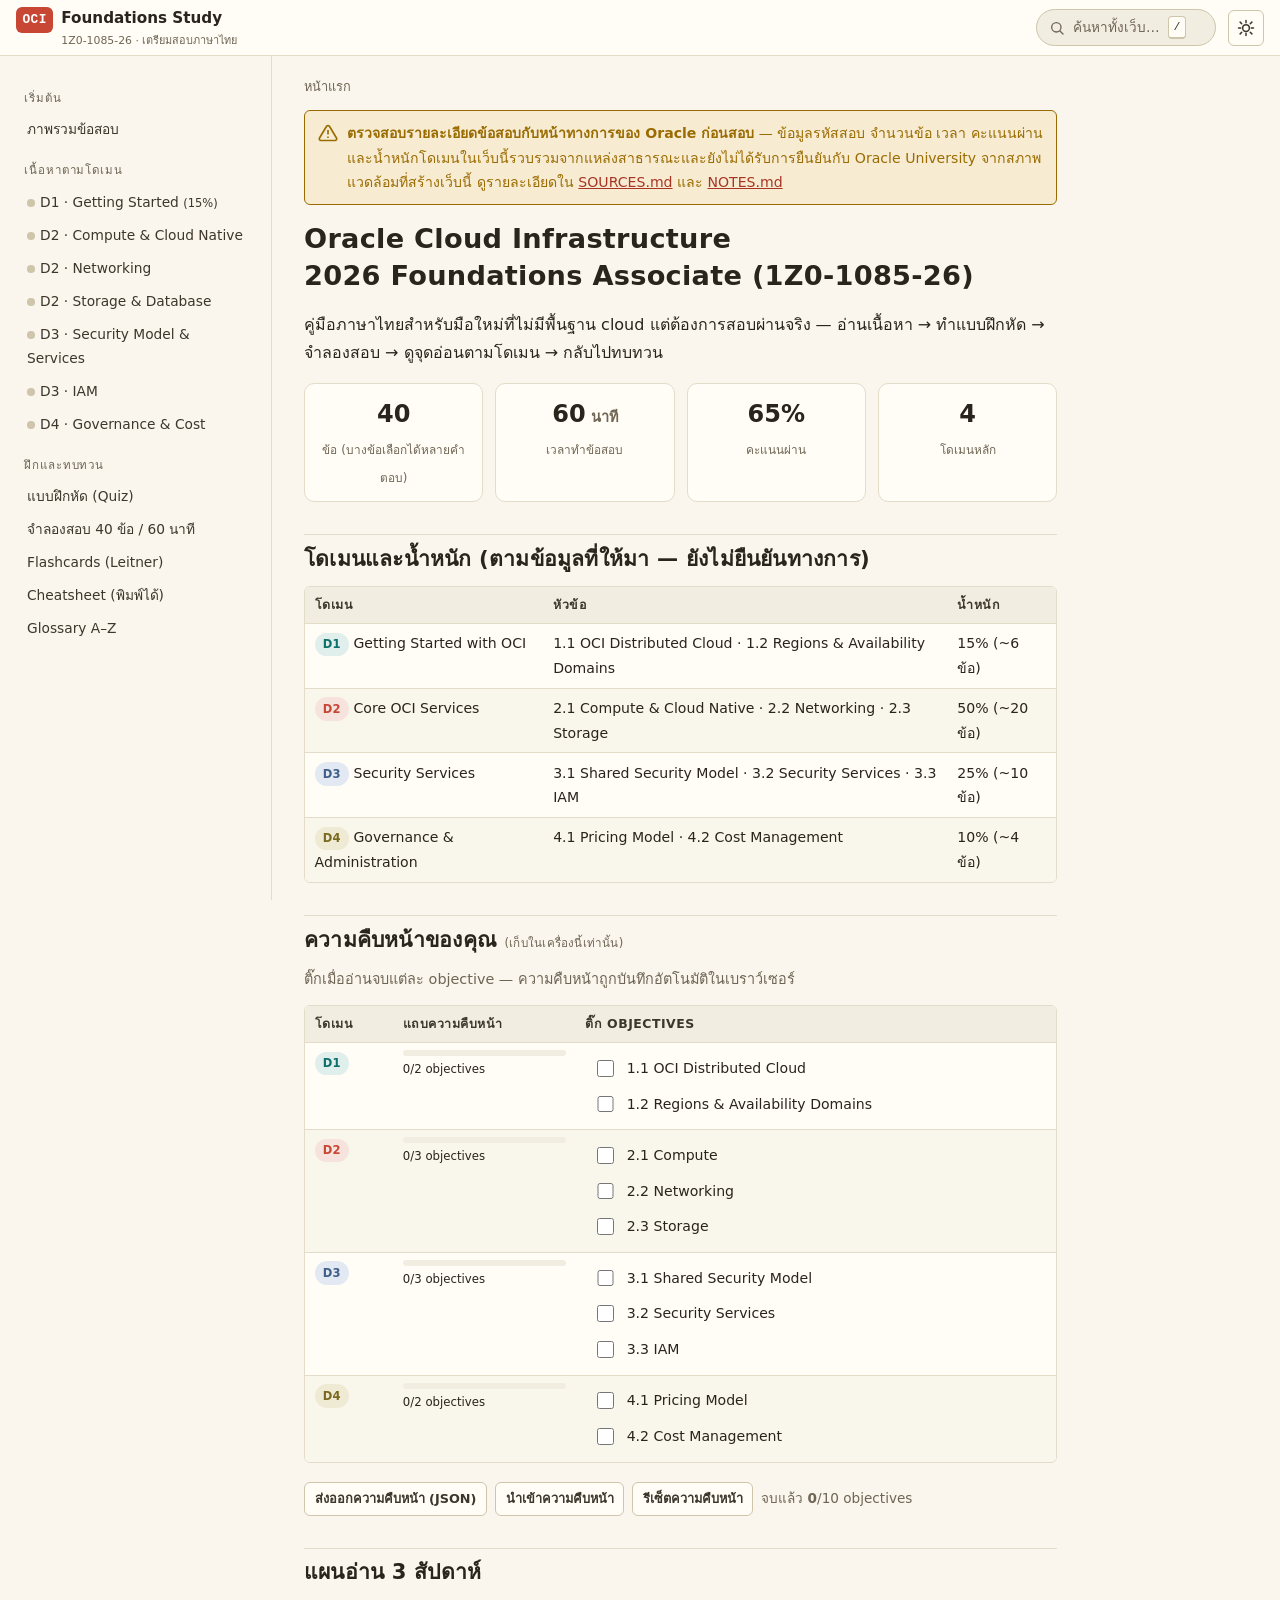
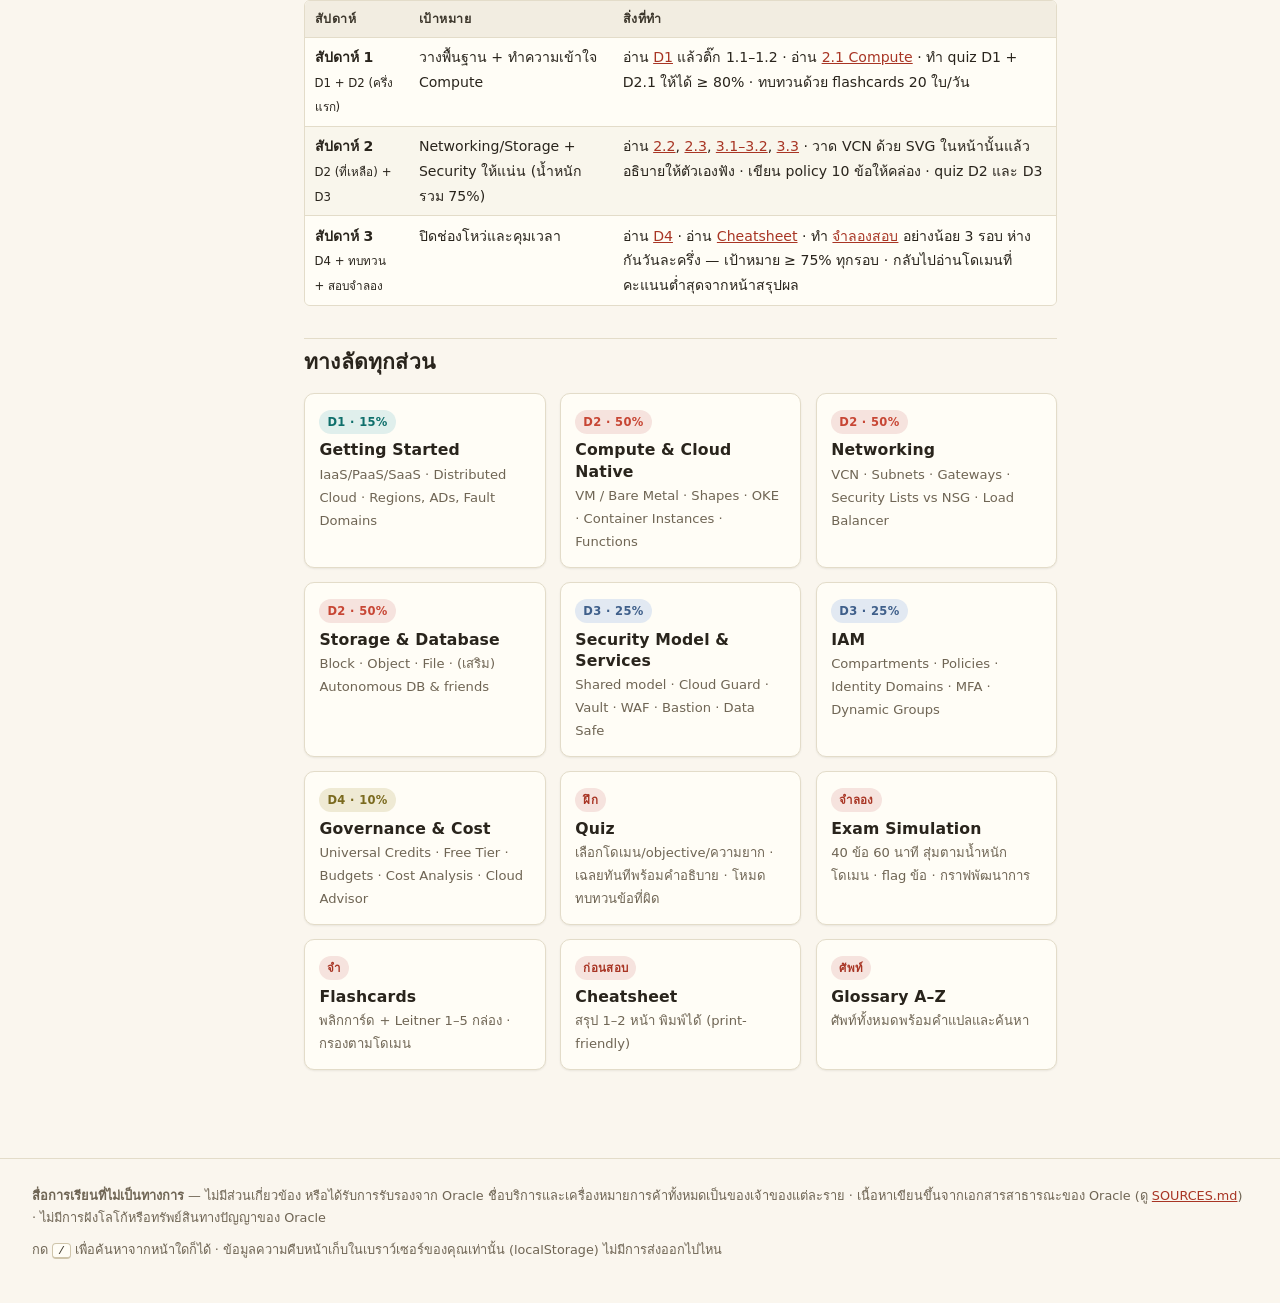
<file: oci-foundations-study/index.html>
<!doctype html>
<html lang="th">
<head>
<meta charset="utf-8">
<meta name="viewport" content="width=device-width, initial-scale=1">
<title>OCI Foundations Study — 1Z0-1085-26 (1Z0-1085) | เตรียมสอบภาษาไทย</title>
<meta name="description" content="คู่มือเตรียมสอบ Oracle Cloud Infrastructure 2026 Foundations Associate (1Z0-1085-26) ภาษาไทย ครบวงจร: อ่านเนื้อหา ทำแบบฝึกหัด จำลองสอบ ดูจุดอ่อนตามโดเมน">
<link rel="stylesheet" href="assets/css/style.css">
</head>
<body>
<header class="topbar">
  <button class="icon-btn menu-btn" data-drawer-toggle aria-label="เปิด/ปิดสารบัญ">
    <svg width="18" height="18" viewBox="0 0 24 24" fill="none" stroke="currentColor" stroke-width="2" stroke-linecap="round" aria-hidden="true"><line x1="4" y1="7" x2="20" y2="7"/><line x1="4" y1="12" x2="20" y2="12"/><line x1="4" y1="17" x2="20" y2="17"/></svg>
  </button>
  <a class="brand" href="index.html"><span class="brand-mark">OCI</span><span class="brand-name">Foundations Study<small>1Z0-1085-26 · เตรียมสอบภาษาไทย</small></span></a>
  <button class="search-btn" data-search-open aria-label="เปิดค้นหา">
    <svg width="16" height="16" viewBox="0 0 24 24" fill="none" stroke="currentColor" stroke-width="2" stroke-linecap="round" aria-hidden="true"><circle cx="11" cy="11" r="7"/><line x1="21" y1="21" x2="16.5" y2="16.5"/></svg>
    <span class="search-label">ค้นหาทั้งเว็บ…</span><kbd>/</kbd>
  </button>
  <button class="icon-btn" data-theme-toggle aria-label="สลับโหมดสว่าง/มืด/ตามระบบ">
    <svg width="18" height="18" viewBox="0 0 24 24" fill="none" stroke="currentColor" stroke-width="2" stroke-linecap="round" stroke-linejoin="round" aria-hidden="true"><circle cx="12" cy="12" r="4.5"/><path d="M12 2v3M12 19v3M2 12h3M19 12h3M4.2 4.2l2.1 2.1M17.7 17.7l2.1 2.1M4.2 19.8l2.1-2.1M17.7 6.3l2.1-2.1"/></svg>
  </button>
</header>
<div class="drawer-backdrop" aria-hidden="true"></div>

<div class="layout">
<aside class="sidebar" aria-label="สารบัญเว็บไซต์">
  <nav>
    <div class="toc-title">เริ่มต้น</div>
    <ol>
      <li><a href="index.html" aria-current="page">ภาพรวมข้อสอบ</a></li>
    </ol>
    <div class="toc-title">เนื้อหาตามโดเมน</div>
    <ol>
      <li><a href="d1-getting-started.html" data-objective-link="1.1"><span class="obj-dot"></span>D1 · Getting Started <small>(15%)</small></a></li>
      <li><a href="d2a-compute-cloud-native.html" data-objective-link="2.1"><span class="obj-dot"></span>D2 · Compute &amp; Cloud Native</a></li>
      <li><a href="d2b-networking.html" data-objective-link="2.2"><span class="obj-dot"></span>D2 · Networking</a></li>
      <li><a href="d2c-storage-database.html" data-objective-link="2.3"><span class="obj-dot"></span>D2 · Storage &amp; Database</a></li>
      <li><a href="d3a-shared-security-services.html" data-objective-link="3.2"><span class="obj-dot"></span>D3 · Security Model &amp; Services</a></li>
      <li><a href="d3b-iam.html" data-objective-link="3.3"><span class="obj-dot"></span>D3 · IAM</a></li>
      <li><a href="d4-governance-cost.html" data-objective-link="4.1"><span class="obj-dot"></span>D4 · Governance &amp; Cost</a></li>
    </ol>
    <div class="toc-title">ฝึกและทบทวน</div>
    <ol>
      <li><a href="quiz.html">แบบฝึกหัด (Quiz)</a></li>
      <li><a href="exam.html">จำลองสอบ 40 ข้อ / 60 นาที</a></li>
      <li><a href="flashcards.html">Flashcards (Leitner)</a></li>
      <li><a href="cheatsheet.html">Cheatsheet (พิมพ์ได้)</a></li>
      <li><a href="glossary.html">Glossary A–Z</a></li>
    </ol>
  </nav>
</aside>

<main class="content">
  <article class="article">
    <nav class="breadcrumb" aria-label="breadcrumb">หน้าแรก</nav>

    <div class="banner-warn" role="alert">
      <svg width="20" height="20" viewBox="0 0 24 24" fill="none" stroke="currentColor" stroke-width="2" stroke-linecap="round" aria-hidden="true" style="flex:0 0 auto;margin-top:.1rem"><path d="M10.3 3.9 1.8 18a2 2 0 0 0 1.7 3h17a2 2 0 0 0 1.7-3L13.7 3.9a2 2 0 0 0-3.4 0z"/><line x1="12" y1="9" x2="12" y2="13"/><line x1="12" y1="17" x2="12.01" y2="17"/></svg>
      <span><strong>ตรวจสอบรายละเอียดข้อสอบกับหน้าทางการของ Oracle ก่อนสอบ</strong> — ข้อมูลรหัสสอบ จำนวนข้อ เวลา คะแนนผ่าน และน้ำหนักโดเมนในเว็บนี้รวบรวมจากแหล่งสาธารณะและยังไม่ได้รับการยืนยันกับ Oracle University จากสภาพแวดล้อมที่สร้างเว็บนี้ ดูรายละเอียดใน <a href="SOURCES.md">SOURCES.md</a> และ <a href="NOTES.md">NOTES.md</a></span>
    </div>

    <h1>Oracle Cloud Infrastructure <br>2026 Foundations Associate (1Z0-1085-26)</h1>
    <p>คู่มือภาษาไทยสำหรับมือใหม่ที่ไม่มีพื้นฐาน cloud แต่ต้องการสอบผ่านจริง — อ่านเนื้อหา → ทำแบบฝึกหัด → จำลองสอบ → ดูจุดอ่อนตามโดเมน → กลับไปทบทวน</p>

    <div class="stat-row" aria-label="ข้อมูลข้อสอบ">
      <div class="stat"><b>40</b><span>ข้อ (บางข้อเลือกได้หลายคำตอบ)</span></div>
      <div class="stat"><b>60<span style="font-size:.6em"> นาที</span></b><span>เวลาทำข้อสอบ</span></div>
      <div class="stat"><b>65%</b><span>คะแนนผ่าน</span></div>
      <div class="stat"><b>4</b><span>โดเมนหลัก</span></div>
    </div>

    <h2 id="domains">โดเมนและน้ำหนัก (ตามข้อมูลที่ให้มา — ยังไม่ยืนยันทางการ)</h2>
    <div class="table-wrap">
      <table>
        <thead><tr><th>โดเมน</th><th>หัวข้อ</th><th>น้ำหนัก</th></tr></thead>
        <tbody>
          <tr><td><span class="badge badge-d1">D1</span> Getting Started with OCI</td><td>1.1 OCI Distributed Cloud · 1.2 Regions &amp; Availability Domains</td><td>15% (~6 ข้อ)</td></tr>
          <tr><td><span class="badge badge-d2">D2</span> Core OCI Services</td><td>2.1 Compute &amp; Cloud Native · 2.2 Networking · 2.3 Storage</td><td>50% (~20 ข้อ)</td></tr>
          <tr><td><span class="badge badge-d3">D3</span> Security Services</td><td>3.1 Shared Security Model · 3.2 Security Services · 3.3 IAM</td><td>25% (~10 ข้อ)</td></tr>
          <tr><td><span class="badge badge-d4">D4</span> Governance &amp; Administration</td><td>4.1 Pricing Model · 4.2 Cost Management</td><td>10% (~4 ข้อ)</td></tr>
        </tbody>
      </table>
    </div>

    <h2 id="progress">ความคืบหน้าของคุณ <span style="font-size:.55em;color:var(--muted);font-weight:400">(เก็บในเครื่องนี้เท่านั้น)</span></h2>
    <p style="margin:.2rem 0 .6rem;font-size:.9rem;color:var(--muted)">ติ๊กเมื่ออ่านจบแต่ละ objective — ความคืบหน้าถูกบันทึกอัตโนมัติในเบราว์เซอร์</p>

    <div class="table-wrap" aria-label="ความคืบหน้าตามโดเมน">
      <table>
        <thead><tr><th>โดเมน</th><th>แถบความคืบหน้า</th><th>ติ๊ก objectives</th></tr></thead>
        <tbody>
          <tr data-progress-block>
            <td><span class="badge badge-d1">D1</span></td>
            <td><div class="domain-strip strip-d1" aria-hidden="true"><span data-progress-for="1" data-total="2"></span></div><small data-progress-label>0/2 objectives</small></td>
            <td>
              <label class="objective-check"><input type="checkbox" data-objective-id="1.1"> 1.1 OCI Distributed Cloud</label>
              <label class="objective-check"><input type="checkbox" data-objective-id="1.2"> 1.2 Regions &amp; Availability Domains</label>
            </td>
          </tr>
          <tr data-progress-block>
            <td><span class="badge badge-d2">D2</span></td>
            <td><div class="domain-strip strip-d2" aria-hidden="true"><span data-progress-for="2" data-total="3"></span></div><small data-progress-label>0/3 objectives</small></td>
            <td>
              <label class="objective-check"><input type="checkbox" data-objective-id="2.1"> 2.1 Compute</label>
              <label class="objective-check"><input type="checkbox" data-objective-id="2.2"> 2.2 Networking</label>
              <label class="objective-check"><input type="checkbox" data-objective-id="2.3"> 2.3 Storage</label>
            </td>
          </tr>
          <tr data-progress-block>
            <td><span class="badge badge-d3">D3</span></td>
            <td><div class="domain-strip strip-d3" aria-hidden="true"><span data-progress-for="3" data-total="3"></span></div><small data-progress-label>0/3 objectives</small></td>
            <td>
              <label class="objective-check"><input type="checkbox" data-objective-id="3.1"> 3.1 Shared Security Model</label>
              <label class="objective-check"><input type="checkbox" data-objective-id="3.2"> 3.2 Security Services</label>
              <label class="objective-check"><input type="checkbox" data-objective-id="3.3"> 3.3 IAM</label>
            </td>
          </tr>
          <tr data-progress-block>
            <td><span class="badge badge-d4">D4</span></td>
            <td><div class="domain-strip strip-d4" aria-hidden="true"><span data-progress-for="4" data-total="2"></span></div><small data-progress-label>0/2 objectives</small></td>
            <td>
              <label class="objective-check"><input type="checkbox" data-objective-id="4.1"> 4.1 Pricing Model</label>
              <label class="objective-check"><input type="checkbox" data-objective-id="4.2"> 4.2 Cost Management</label>
            </td>
          </tr>
        </tbody>
      </table>
    </div>

    <div class="no-print" style="display:flex;gap:.5rem;flex-wrap:wrap;margin:.5rem 0 1.5rem">
      <button class="btn btn-sm" id="export-progress" type="button">ส่งออกความคืบหน้า (JSON)</button>
      <button class="btn btn-sm" id="import-progress-trigger" type="button">นำเข้าความคืบหน้า</button>
      <input type="file" id="import-progress-file" accept="application/json,.json" hidden>
      <button class="btn btn-sm" id="reset-progress" type="button">รีเซ็ตความคืบหน้า</button>
      <span style="align-self:center;font-size:.85rem;color:var(--muted)">จบแล้ว <b data-progress-total>0</b>/10 objectives</span>
    </div>

    <h2 id="study-plan">แผนอ่าน 3 สัปดาห์</h2>
    <div class="table-wrap">
      <table>
        <thead><tr><th>สัปดาห์</th><th>เป้าหมาย</th><th>สิ่งที่ทำ</th></tr></thead>
        <tbody>
          <tr>
            <td><b>สัปดาห์ 1</b><br><small>D1 + D2 (ครึ่งแรก)</small></td>
            <td>วางพื้นฐาน + ทำความเข้าใจ Compute</td>
            <td>อ่าน <a href="d1-getting-started.html">D1</a> แล้วติ๊ก 1.1–1.2 · อ่าน <a href="d2a-compute-cloud-native.html">2.1 Compute</a> · ทำ quiz D1 + D2.1 ให้ได้ ≥ 80% · ทบทวนด้วย flashcards 20 ใบ/วัน</td>
          </tr>
          <tr>
            <td><b>สัปดาห์ 2</b><br><small>D2 (ที่เหลือ) + D3</small></td>
            <td>Networking/Storage + Security ให้แน่น (น้ำหนักรวม 75%)</td>
            <td>อ่าน <a href="d2b-networking.html">2.2</a>, <a href="d2c-storage-database.html">2.3</a>, <a href="d3a-shared-security-services.html">3.1–3.2</a>, <a href="d3b-iam.html">3.3</a> · วาด VCN ด้วย SVG ในหน้านั้นแล้วอธิบายให้ตัวเองฟัง · เขียน policy 10 ข้อให้คล่อง · quiz D2 และ D3</td>
          </tr>
          <tr>
            <td><b>สัปดาห์ 3</b><br><small>D4 + ทบทวน + สอบจำลอง</small></td>
            <td>ปิดช่องโหว่และคุมเวลา</td>
            <td>อ่าน <a href="d4-governance-cost.html">D4</a> · อ่าน <a href="cheatsheet.html">Cheatsheet</a> · ทำ <a href="exam.html">จำลองสอบ</a> อย่างน้อย 3 รอบ ห่างกันวันละครึ่ง — เป้าหมาย ≥ 75% ทุกรอบ · กลับไปอ่านโดเมนที่คะแนนต่ำสุดจากหน้าสรุปผล</td>
          </tr>
        </tbody>
      </table>
    </div>

    <h2 id="shortcuts">ทางลัดทุกส่วน</h2>
    <div class="card-grid">
      <a class="card" href="d1-getting-started.html"><span class="badge badge-d1">D1 · 15%</span><h3>Getting Started</h3><p>IaaS/PaaS/SaaS · Distributed Cloud · Regions, ADs, Fault Domains</p></a>
      <a class="card" href="d2a-compute-cloud-native.html"><span class="badge badge-d2">D2 · 50%</span><h3>Compute &amp; Cloud Native</h3><p>VM / Bare Metal · Shapes · OKE · Container Instances · Functions</p></a>
      <a class="card" href="d2b-networking.html"><span class="badge badge-d2">D2 · 50%</span><h3>Networking</h3><p>VCN · Subnets · Gateways · Security Lists vs NSG · Load Balancer</p></a>
      <a class="card" href="d2c-storage-database.html"><span class="badge badge-d2">D2 · 50%</span><h3>Storage &amp; Database</h3><p>Block · Object · File · (เสริม) Autonomous DB &amp; friends</p></a>
      <a class="card" href="d3a-shared-security-services.html"><span class="badge badge-d3">D3 · 25%</span><h3>Security Model &amp; Services</h3><p>Shared model · Cloud Guard · Vault · WAF · Bastion · Data Safe</p></a>
      <a class="card" href="d3b-iam.html"><span class="badge badge-d3">D3 · 25%</span><h3>IAM</h3><p>Compartments · Policies · Identity Domains · MFA · Dynamic Groups</p></a>
      <a class="card" href="d4-governance-cost.html"><span class="badge badge-d4">D4 · 10%</span><h3>Governance &amp; Cost</h3><p>Universal Credits · Free Tier · Budgets · Cost Analysis · Cloud Advisor</p></a>
      <a class="card" href="quiz.html"><span class="badge" style="background:var(--accent-soft);color:var(--accent-strong)">ฝึก</span><h3>Quiz</h3><p>เลือกโดเมน/objective/ความยาก · เฉลยทันทีพร้อมคำอธิบาย · โหมดทบทวนข้อที่ผิด</p></a>
      <a class="card" href="exam.html"><span class="badge" style="background:var(--accent-soft);color:var(--accent-strong)">จำลอง</span><h3>Exam Simulation</h3><p>40 ข้อ 60 นาที สุ่มตามน้ำหนักโดเมน · flag ข้อ · กราฟพัฒนาการ</p></a>
      <a class="card" href="flashcards.html"><span class="badge" style="background:var(--accent-soft);color:var(--accent-strong)">จำ</span><h3>Flashcards</h3><p>พลิกการ์ด + Leitner 1–5 กล่อง · กรองตามโดเมน</p></a>
      <a class="card" href="cheatsheet.html"><span class="badge" style="background:var(--accent-soft);color:var(--accent-strong)">ก่อนสอบ</span><h3>Cheatsheet</h3><p>สรุป 1–2 หน้า พิมพ์ได้ (print-friendly)</p></a>
      <a class="card" href="glossary.html"><span class="badge" style="background:var(--accent-soft);color:var(--accent-strong)">ศัพท์</span><h3>Glossary A–Z</h3><p>ศัพท์ทั้งหมดพร้อมคำแปลและค้นหา</p></a>
    </div>
  </article>
</main>
</div>

<footer class="footer">
  <p><strong>สื่อการเรียนที่ไม่เป็นทางการ</strong> — ไม่มีส่วนเกี่ยวข้อง หรือได้รับการรับรองจาก Oracle ชื่อบริการและเครื่องหมายการค้าทั้งหมดเป็นของเจ้าของแต่ละราย · เนื้อหาเขียนขึ้นจากเอกสารสาธารณะของ Oracle (ดู <a href="SOURCES.md">SOURCES.md</a>) · ไม่มีการฝังโลโก้หรือทรัพย์สินทางปัญญาของ Oracle</p>
  <p>กด <kbd class="kbd">/</kbd> เพื่อค้นหาจากหน้าใดก็ได้ · ข้อมูลความคืบหน้าเก็บในเบราว์เซอร์ของคุณเท่านั้น (localStorage) ไม่มีการส่งออกไปไหน</p>
</footer>

<div class="search-overlay" id="search-overlay" role="dialog" aria-modal="true" aria-label="ค้นหาทั้งเว็บ">
  <div class="search-panel">
    <input type="search" placeholder="ค้นหาหัวข้อ บริการ หรือศัพท์… (กด Esc เพื่อปิด)" aria-label="คำค้นหา" autocomplete="off">
    <div class="search-results" role="listbox" aria-label="ผลการค้นหา"></div>
  </div>
</div>

<script src="assets/js/search-index.js"></script>
<script src="assets/js/app.js"></script>
</body>
</html>
</file>
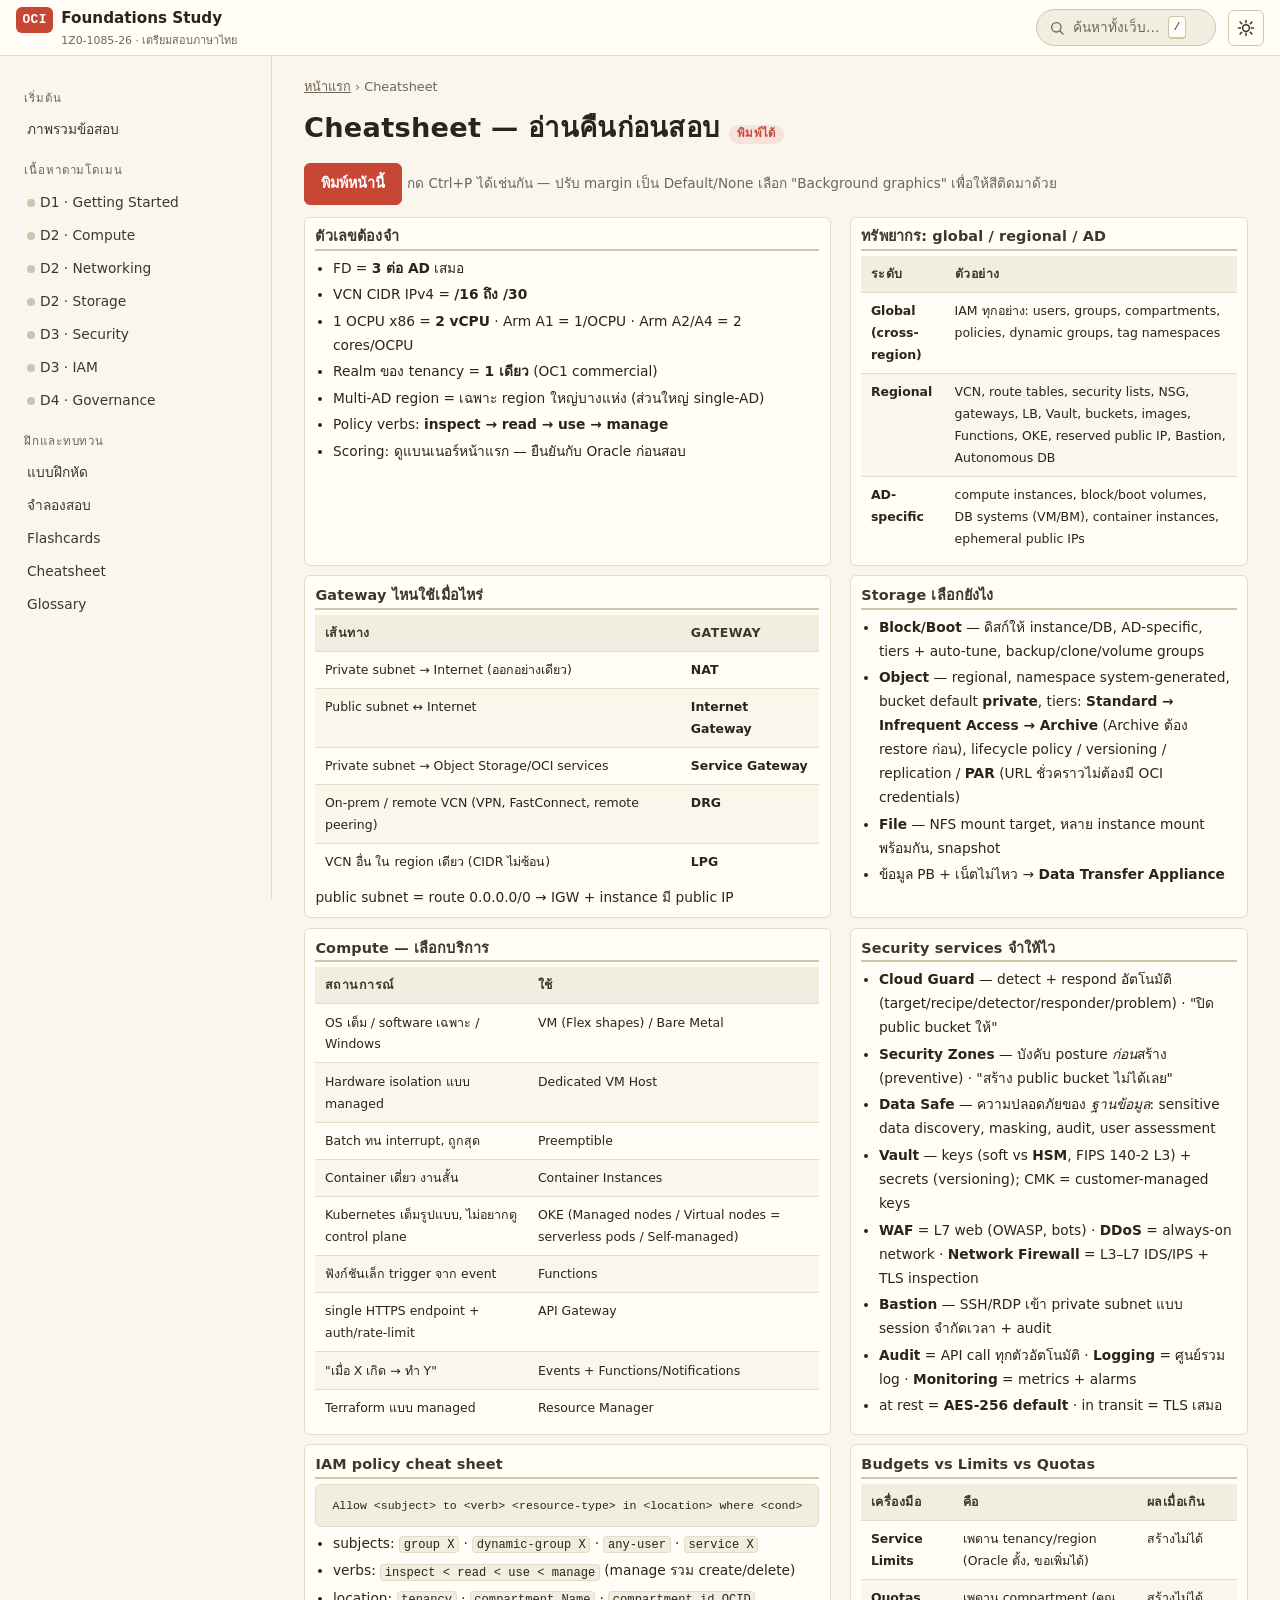
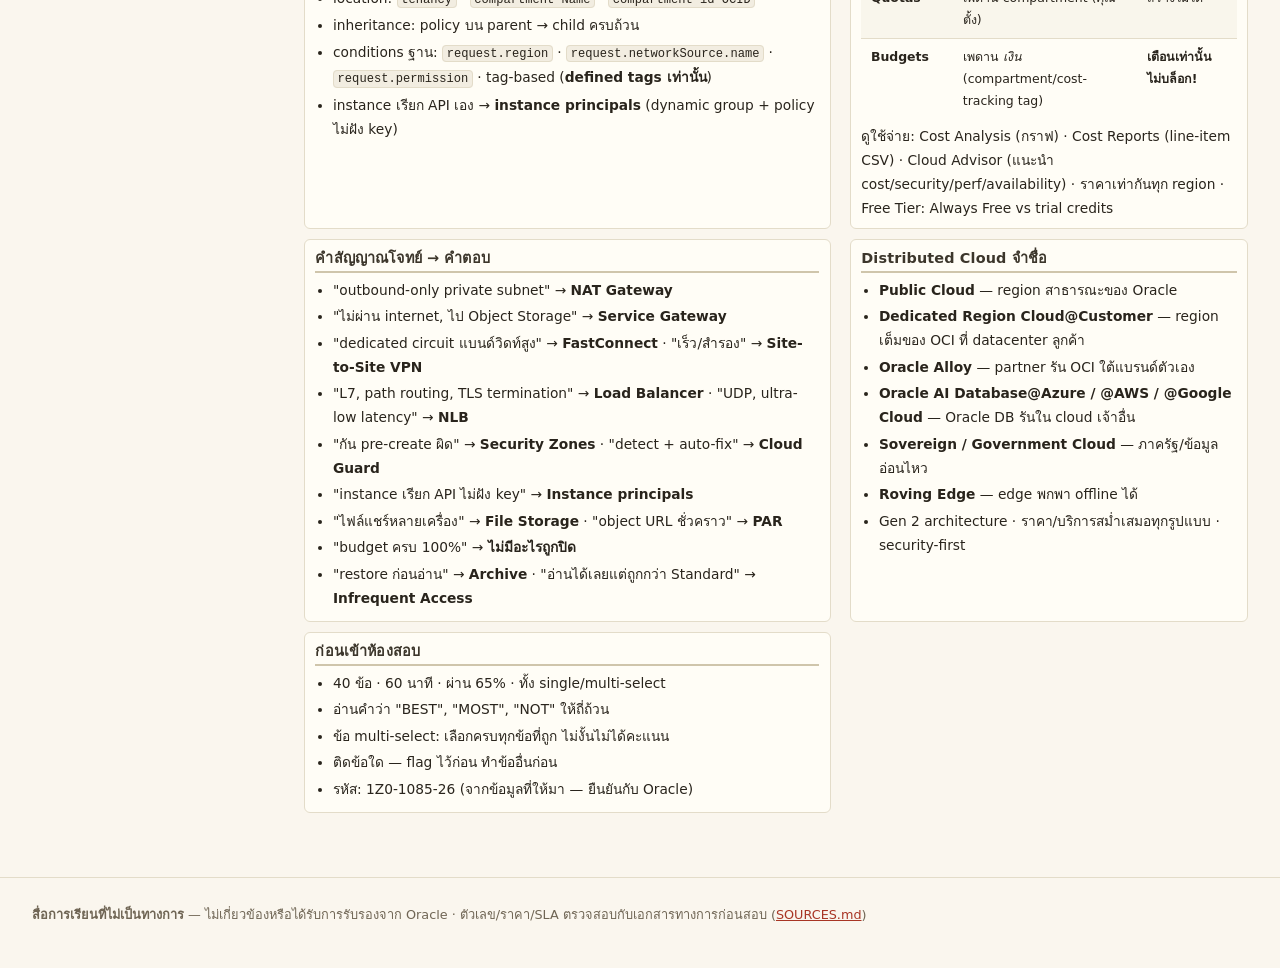
<file: cheatsheet.html>
<!doctype html>
<html lang="th">
<head>
<meta charset="utf-8">
<meta name="viewport" content="width=device-width, initial-scale=1">
<title>Cheatsheet — อ่านก่อนสอบ | OCI Foundations Study</title>
<meta name="description" content="สรุป 1–2 หน้าก่อนสอบ 1Z0-1085-26: ตัวเลขต้องจำ ตารางเปรียบเทียบ คำสัญญาณโจทย์ — พิมพ์ได้ (print-friendly)">
<link rel="stylesheet" href="assets/css/style.css">
<style>
  .cheat-grid { display: grid; grid-template-columns: 1fr 1fr; gap: .6rem 1.2rem; }
  @media (max-width: 768px) { .cheat-grid { grid-template-columns: 1fr; } }
  .cheat-block { border: 1px solid var(--border); border-radius: var(--radius-s); padding: .5rem .65rem; background: var(--surface); break-inside: avoid; font-size: .86rem; }
  .cheat-block h3 { margin: .1rem 0 .3rem; font-size: .9rem; border-bottom: 2px solid var(--border-strong); padding-bottom: .15rem; }
  .cheat-block ul { margin: .2rem 0 .2rem 1.1rem; padding: 0; }
  .cheat-block li { margin: .15rem 0; }
  .cheat-block table { font-size: .78rem; }
  @media print { .cheat-grid { grid-template-columns: 1fr 1fr; } .cheat-block { font-size: 8.5pt; padding: .3rem .4rem; } }
</style>
</head>
<body>
<header class="topbar no-print">
  <button class="icon-btn menu-btn" data-drawer-toggle aria-label="เปิด/ปิดสารบัญ">
    <svg width="18" height="18" viewBox="0 0 24 24" fill="none" stroke="currentColor" stroke-width="2" stroke-linecap="round" aria-hidden="true"><line x1="4" y1="7" x2="20" y2="7"/><line x1="4" y1="12" x2="20" y2="12"/><line x1="4" y1="17" x2="20" y2="17"/></svg>
  </button>
  <a class="brand" href="index.html"><span class="brand-mark">OCI</span><span class="brand-name">Foundations Study<small>1Z0-1085-26 · เตรียมสอบภาษาไทย</small></span></a>
  <button class="search-btn" data-search-open aria-label="เปิดค้นหา">
    <svg width="16" height="16" viewBox="0 0 24 24" fill="none" stroke="currentColor" stroke-width="2" stroke-linecap="round" aria-hidden="true"><circle cx="11" cy="11" r="7"/><line x1="21" y1="21" x2="16.5" y2="16.5"/></svg>
    <span class="search-label">ค้นหาทั้งเว็บ…</span><kbd>/</kbd>
  </button>
  <button class="icon-btn" data-theme-toggle aria-label="สลับโหมดสว่าง/มืด/ตามระบบ">
    <svg width="18" height="18" viewBox="0 0 24 24" fill="none" stroke="currentColor" stroke-width="2" stroke-linecap="round" stroke-linejoin="round" aria-hidden="true"><circle cx="12" cy="12" r="4.5"/><path d="M12 2v3M12 19v3M2 12h3M19 12h3M4.2 4.2l2.1 2.1M17.7 17.7l2.1 2.1M4.2 19.8l2.1-2.1M17.7 6.3l2.1-2.1"/></svg>
  </button>
</header>
<div class="drawer-backdrop" aria-hidden="true"></div>

<div class="layout">
<aside class="sidebar no-print" aria-label="สารบัญเว็บไซต์">
  <nav>
    <div class="toc-title">เริ่มต้น</div>
    <ol><li><a href="index.html">ภาพรวมข้อสอบ</a></li></ol>
    <div class="toc-title">เนื้อหาตามโดเมน</div>
    <ol>
      <li><a href="d1-getting-started.html" data-objective-link="1.1"><span class="obj-dot"></span>D1 · Getting Started</a></li>
      <li><a href="d2a-compute-cloud-native.html" data-objective-link="2.1"><span class="obj-dot"></span>D2 · Compute</a></li>
      <li><a href="d2b-networking.html" data-objective-link="2.2"><span class="obj-dot"></span>D2 · Networking</a></li>
      <li><a href="d2c-storage-database.html" data-objective-link="2.3"><span class="obj-dot"></span>D2 · Storage</a></li>
      <li><a href="d3a-shared-security-services.html" data-objective-link="3.2"><span class="obj-dot"></span>D3 · Security</a></li>
      <li><a href="d3b-iam.html" data-objective-link="3.3"><span class="obj-dot"></span>D3 · IAM</a></li>
      <li><a href="d4-governance-cost.html" data-objective-link="4.1"><span class="obj-dot"></span>D4 · Governance</a></li>
    </ol>
    <div class="toc-title">ฝึกและทบทวน</div>
    <ol>
      <li><a href="quiz.html">แบบฝึกหัด</a></li>
      <li><a href="exam.html">จำลองสอบ</a></li>
      <li><a href="flashcards.html">Flashcards</a></li>
      <li><a href="cheatsheet.html" aria-current="page">Cheatsheet</a></li>
      <li><a href="glossary.html">Glossary</a></li>
    </ol>
  </nav>
</aside>

<main class="content">
<nav class="breadcrumb no-print" aria-label="breadcrumb"><a href="index.html">หน้าแรก</a> › Cheatsheet</nav>
<article class="article" style="max-width:none">

  <h1>Cheatsheet — อ่านคืนก่อนสอบ <span class="badge badge-d2">พิมพ์ได้</span></h1>
  <div class="no-print" style="margin-bottom:.75rem"><button class="btn btn-primary" onclick="window.print()" type="button">พิมพ์หน้านี้</button> <span style="font-size:.85rem;color:var(--muted)">กด Ctrl+P ได้เช่นกัน — ปรับ margin เป็น Default/None เลือก "Background graphics" เพื่อให้สีติดมาด้วย</span></div>

  <div class="cheat-grid">

    <section class="cheat-block">
      <h3>ตัวเลขต้องจำ</h3>
      <ul>
        <li>FD = <strong>3 ต่อ AD</strong> เสมอ</li>
        <li>VCN CIDR IPv4 = <strong>/16 ถึง /30</strong></li>
        <li>1 OCPU x86 = <strong>2 vCPU</strong> · Arm A1 = 1/OCPU · Arm A2/A4 = 2 cores/OCPU</li>
        <li>Realm ของ tenancy = <strong>1 เดียว</strong> (OC1 commercial)</li>
        <li>Multi-AD region = เฉพาะ region ใหญ่บางแห่ง (ส่วนใหญ่ single-AD)</li>
        <li>Policy verbs: <strong>inspect → read → use → manage</strong></li>
        <li>Scoring: ดูแบนเนอร์หน้าแรก — ยืนยันกับ Oracle ก่อนสอบ</li>
      </ul>
    </section>

    <section class="cheat-block">
      <h3>ทรัพยากร: global / regional / AD</h3>
      <table>
        <thead><tr><th>ระดับ</th><th>ตัวอย่าง</th></tr></thead>
        <tbody>
          <tr><td><b>Global (cross-region)</b></td><td>IAM ทุกอย่าง: users, groups, compartments, policies, dynamic groups, tag namespaces</td></tr>
          <tr><td><b>Regional</b></td><td>VCN, route tables, security lists, NSG, gateways, LB, Vault, buckets, images, Functions, OKE, reserved public IP, Bastion, Autonomous DB</td></tr>
          <tr><td><b>AD-specific</b></td><td>compute instances, block/boot volumes, DB systems (VM/BM), container instances, ephemeral public IPs</td></tr>
        </tbody>
      </table>
    </section>

    <section class="cheat-block">
      <h3>Gateway ไหนใช้เมื่อไหร่</h3>
      <table>
        <thead><tr><th>เส้นทาง</th><th>Gateway</th></tr></thead>
        <tbody>
          <tr><td>Private subnet → Internet (ออกอย่างเดียว)</td><td><b>NAT</b></td></tr>
          <tr><td>Public subnet ↔ Internet</td><td><b>Internet Gateway</b></td></tr>
          <tr><td>Private subnet → Object Storage/OCI services</td><td><b>Service Gateway</b></td></tr>
          <tr><td>On-prem / remote VCN (VPN, FastConnect, remote peering)</td><td><b>DRG</b></td></tr>
          <tr><td>VCN อื่น ใน region เดียว (CIDR ไม่ซ้อน)</td><td><b>LPG</b></td></tr>
        </tbody>
      </table>
      <p style="margin:.3rem 0 0">public subnet = route 0.0.0.0/0 → IGW + instance มี public IP</p>
    </section>

    <section class="cheat-block">
      <h3>Storage เลือกยังไง</h3>
      <ul>
        <li><b>Block/Boot</b> — ดิสก์ให้ instance/DB, AD-specific, tiers + auto-tune, backup/clone/volume groups</li>
        <li><b>Object</b> — regional, namespace system-generated, bucket default <b>private</b>, tiers: <b>Standard → Infrequent Access → Archive</b> (Archive ต้อง restore ก่อน), lifecycle policy / versioning / replication / <b>PAR</b> (URL ชั่วคราวไม่ต้องมี OCI credentials)</li>
        <li><b>File</b> — NFS mount target, หลาย instance mount พร้อมกัน, snapshot</li>
        <li>ข้อมูล PB + เน็ตไม่ไหว → <b>Data Transfer Appliance</b></li>
      </ul>
    </section>

    <section class="cheat-block">
      <h3>Compute — เลือกบริการ</h3>
      <table>
        <thead><tr><th>สถานการณ์</th><th>ใช้</th></tr></thead>
        <tbody>
          <tr><td>OS เต็ม / software เฉพาะ / Windows</td><td>VM (Flex shapes) / Bare Metal</td></tr>
          <tr><td>Hardware isolation แบบ managed</td><td>Dedicated VM Host</td></tr>
          <tr><td>Batch ทน interrupt, ถูกสุด</td><td>Preemptible</td></tr>
          <tr><td>Container เดี่ยว งานสั้น</td><td>Container Instances</td></tr>
          <tr><td>Kubernetes เต็มรูปแบบ, ไม่อยากดู control plane</td><td>OKE (Managed nodes / Virtual nodes = serverless pods / Self-managed)</td></tr>
          <tr><td>ฟังก์ชันเล็ก trigger จาก event</td><td>Functions</td></tr>
          <tr><td>single HTTPS endpoint + auth/rate-limit</td><td>API Gateway</td></tr>
          <tr><td>"เมื่อ X เกิด → ทำ Y"</td><td>Events + Functions/Notifications</td></tr>
          <tr><td>Terraform แบบ managed</td><td>Resource Manager</td></tr>
        </tbody>
      </table>
    </section>

    <section class="cheat-block">
      <h3>Security services จำให้ไว</h3>
      <ul>
        <li><b>Cloud Guard</b> — detect + respond อัตโนมัติ (target/recipe/detector/responder/problem) · "ปิด public bucket ให้"</li>
        <li><b>Security Zones</b> — บังคับ posture <em>ก่อน</em>สร้าง (preventive) · "สร้าง public bucket ไม่ได้เลย"</li>
        <li><b>Data Safe</b> — ความปลอดภัยของ <em>ฐานข้อมูล</em>: sensitive data discovery, masking, audit, user assessment</li>
        <li><b>Vault</b> — keys (soft vs <b>HSM</b>, FIPS 140-2 L3) + secrets (versioning); CMK = customer-managed keys</li>
        <li><b>WAF</b> = L7 web (OWASP, bots) · <b>DDoS</b> = always-on network · <b>Network Firewall</b> = L3–L7 IDS/IPS + TLS inspection</li>
        <li><b>Bastion</b> — SSH/RDP เข้า private subnet แบบ session จำกัดเวลา + audit</li>
        <li><b>Audit</b> = API call ทุกตัวอัตโนมัติ · <b>Logging</b> = ศูนย์รวม log · <b>Monitoring</b> = metrics + alarms</li>
        <li>at rest = <b>AES-256 default</b> · in transit = TLS เสมอ</li>
      </ul>
    </section>

    <section class="cheat-block">
      <h3>IAM policy cheat sheet</h3>
      <pre style="margin:.2rem 0;font-size:.72rem">Allow &lt;subject&gt; to &lt;verb&gt; &lt;resource-type&gt; in &lt;location&gt; where &lt;cond&gt;</pre>
      <ul>
        <li>subjects: <code>group X</code> · <code>dynamic-group X</code> · <code>any-user</code> · <code>service X</code></li>
        <li>verbs: <code>inspect &lt; read &lt; use &lt; manage</code> (manage รวม create/delete)</li>
        <li>location: <code>tenancy</code> · <code>compartment Name</code> · <code>compartment id OCID</code></li>
        <li>inheritance: policy บน parent → child ครบถ้วน</li>
        <li>conditions ฐาน: <code>request.region</code> · <code>request.networkSource.name</code> · <code>request.permission</code> · tag-based (<b>defined tags เท่านั้น</b>)</li>
        <li>instance เรียก API เอง → <b>instance principals</b> (dynamic group + policy ไม่ฝัง key)</li>
      </ul>
    </section>

    <section class="cheat-block">
      <h3>Budgets vs Limits vs Quotas</h3>
      <table>
        <thead><tr><th>เครื่องมือ</th><th>คือ</th><th>ผลเมื่อเกิน</th></tr></thead>
        <tbody>
          <tr><td><b>Service Limits</b></td><td>เพดาน tenancy/region (Oracle ตั้ง, ขอเพิ่มได้)</td><td>สร้างไม่ได้</td></tr>
          <tr><td><b>Quotas</b></td><td>เพดาน compartment (คุณตั้ง)</td><td>สร้างไม่ได้</td></tr>
          <tr><td><b>Budgets</b></td><td>เพดาน <em>เงิน</em> (compartment/cost-tracking tag)</td><td><b>เตือนเท่านั้น ไม่บล็อก!</b></td></tr>
        </tbody>
      </table>
      <p style="margin:.3rem 0 0">ดูใช้จ่าย: Cost Analysis (กราฟ) · Cost Reports (line-item CSV) · Cloud Advisor (แนะนำ cost/security/perf/availability) · ราคาเท่ากันทุก region · Free Tier: Always Free vs trial credits</p>
    </section>

    <section class="cheat-block">
      <h3>คำสัญญาณโจทย์ → คำตอบ</h3>
      <ul>
        <li>"outbound-only private subnet" → <b>NAT Gateway</b></li>
        <li>"ไม่ผ่าน internet, ไป Object Storage" → <b>Service Gateway</b></li>
        <li>"dedicated circuit แบนด์วิดท์สูง" → <b>FastConnect</b> · "เร็ว/สำรอง" → <b>Site-to-Site VPN</b></li>
        <li>"L7, path routing, TLS termination" → <b>Load Balancer</b> · "UDP, ultra-low latency" → <b>NLB</b></li>
        <li>"กัน pre-create ผิด" → <b>Security Zones</b> · "detect + auto-fix" → <b>Cloud Guard</b></li>
        <li>"instance เรียก API ไม่ฝัง key" → <b>Instance principals</b></li>
        <li>"ไฟล์แชร์หลายเครื่อง" → <b>File Storage</b> · "object URL ชั่วคราว" → <b>PAR</b></li>
        <li>"budget ครบ 100%" → <b>ไม่มีอะไรถูกปิด</b></li>
        <li>"restore ก่อนอ่าน" → <b>Archive</b> · "อ่านได้เลยแต่ถูกกว่า Standard" → <b>Infrequent Access</b></li>
      </ul>
    </section>

    <section class="cheat-block">
      <h3>Distributed Cloud จำชื่อ</h3>
      <ul>
        <li><b>Public Cloud</b> — region สาธารณะของ Oracle</li>
        <li><b>Dedicated Region Cloud@Customer</b> — region เต็มของ OCI ที่ datacenter ลูกค้า</li>
        <li><b>Oracle Alloy</b> — partner รัน OCI ใต้แบรนด์ตัวเอง</li>
        <li><b>Oracle AI Database@Azure / @AWS / @Google Cloud</b> — Oracle DB รันใน cloud เจ้าอื่น</li>
        <li><b>Sovereign / Government Cloud</b> — ภาครัฐ/ข้อมูลอ่อนไหว</li>
        <li><b>Roving Edge</b> — edge พกพา offline ได้</li>
        <li>Gen 2 architecture · ราคา/บริการสม่ำเสมอทุกรูปแบบ · security-first</li>
      </ul>
    </section>

    <section class="cheat-block">
      <h3>ก่อนเข้าห้องสอบ</h3>
      <ul>
        <li>40 ข้อ · 60 นาที · ผ่าน 65% · ทั้ง single/multi-select</li>
        <li>อ่านคำว่า "BEST", "MOST", "NOT" ให้ถี่ถ้วน</li>
        <li>ข้อ multi-select: เลือกครบทุกข้อที่ถูก ไม่งั้นไม่ได้คะแนน</li>
        <li>ติดข้อใด — flag ไว้ก่อน ทำข้ออื่นก่อน</li>
        <li>รหัส: 1Z0-1085-26 (จากข้อมูลที่ให้มา — ยืนยันกับ Oracle)</li>
      </ul>
    </section>

  </div>
</article>
</main>
</div>

<footer class="footer no-print">
  <p><strong>สื่อการเรียนที่ไม่เป็นทางการ</strong> — ไม่เกี่ยวข้องหรือได้รับการรับรองจาก Oracle · ตัวเลข/ราคา/SLA ตรวจสอบกับเอกสารทางการก่อนสอบ (<a href="SOURCES.md">SOURCES.md</a>)</p>
</footer>

<div class="search-overlay no-print" id="search-overlay" role="dialog" aria-modal="true" aria-label="ค้นหาทั้งเว็บ">
  <div class="search-panel">
    <input type="search" placeholder="ค้นหาหัวข้อ บริการ หรือศัพท์… (กด Esc เพื่อปิด)" aria-label="คำค้นหา" autocomplete="off">
    <div class="search-results" role="listbox" aria-label="ผลการค้นหา"></div>
  </div>
</div>
<script src="assets/js/search-index.js"></script>
<script src="assets/js/app.js"></script>
</body>
</html>
</file>
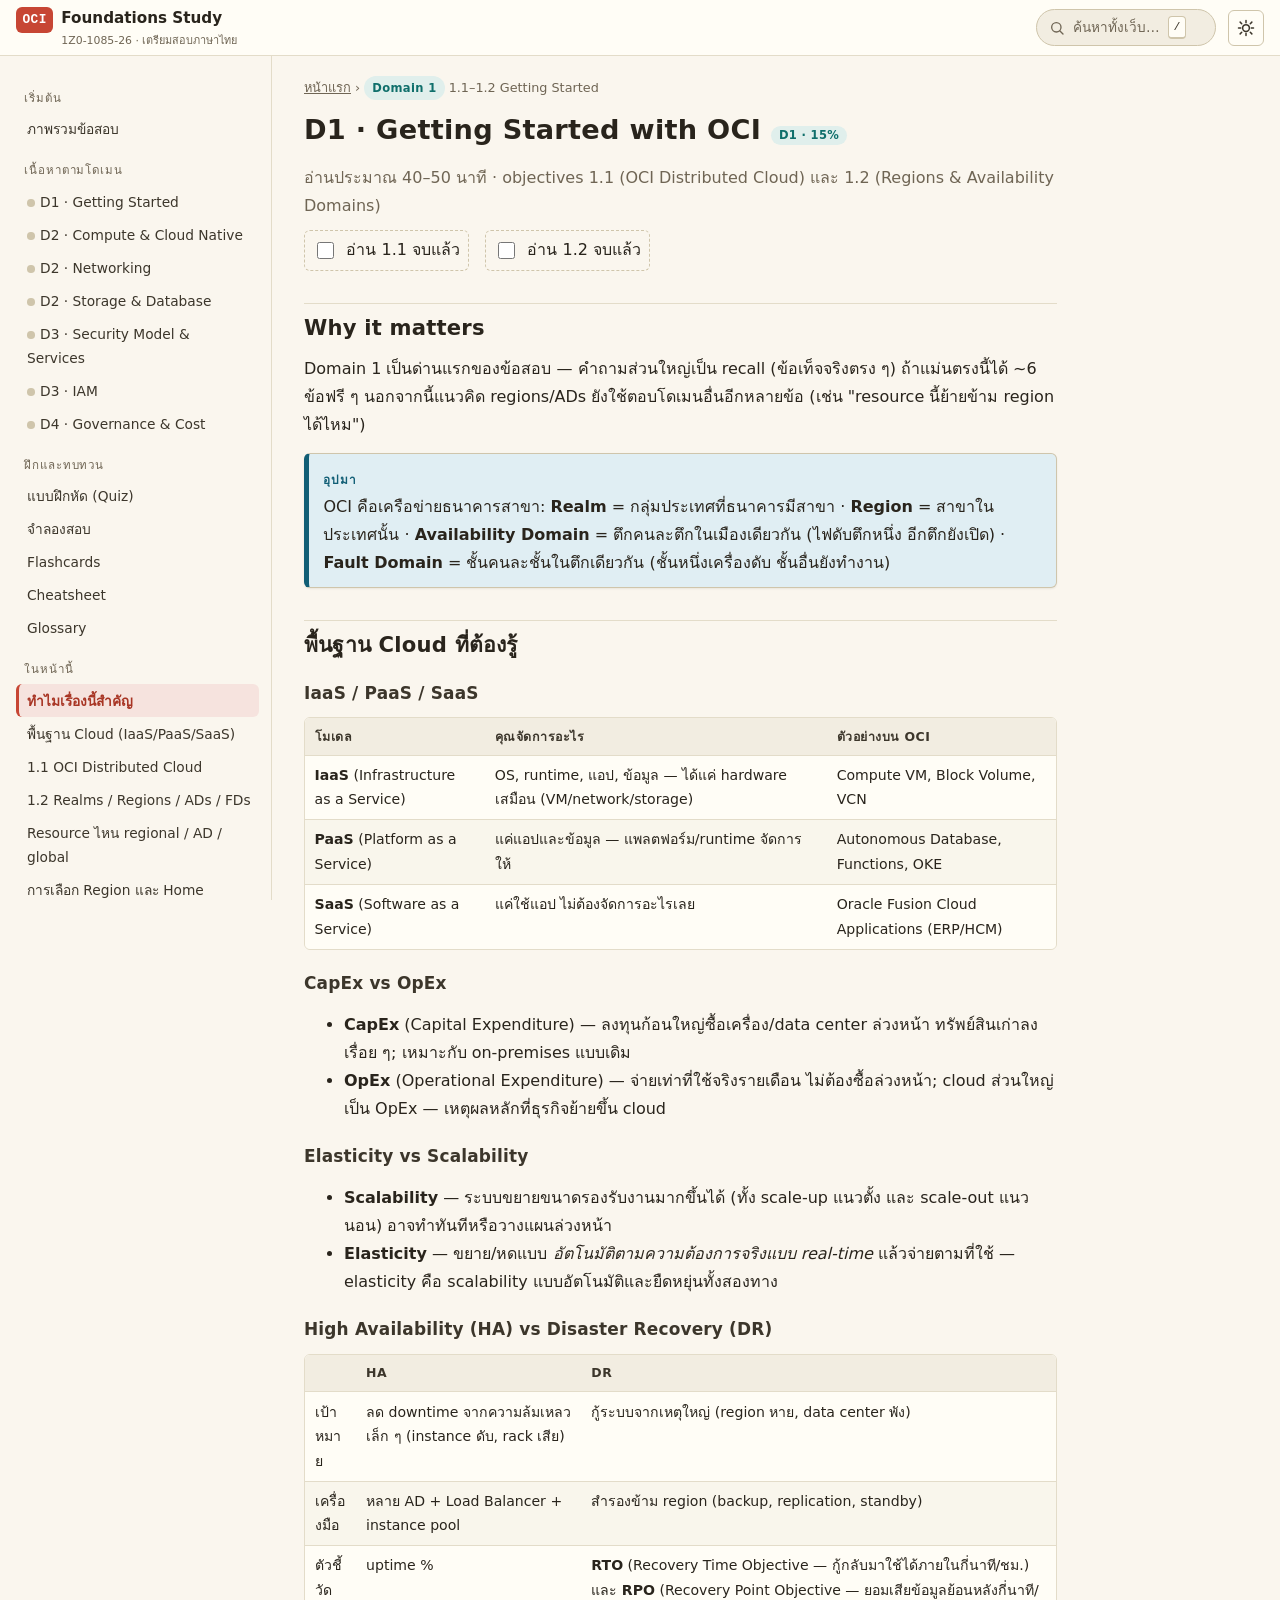
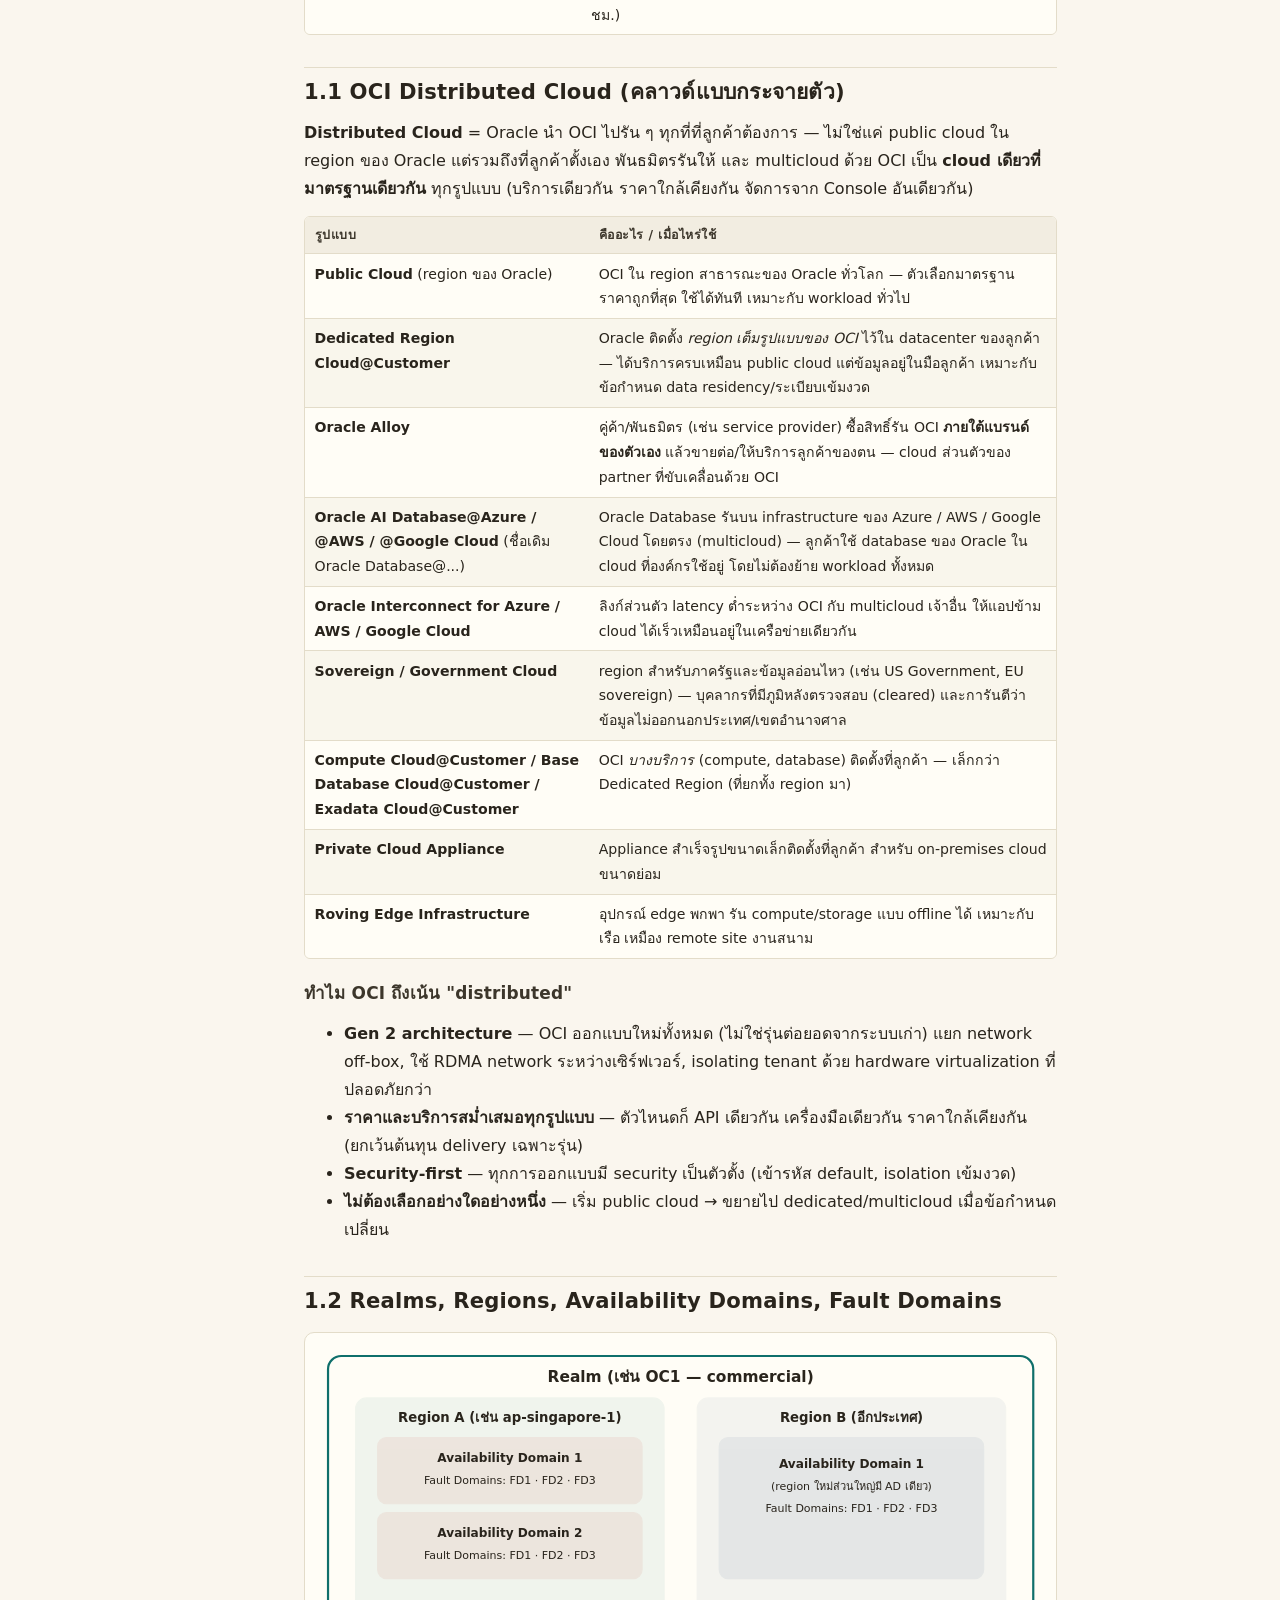
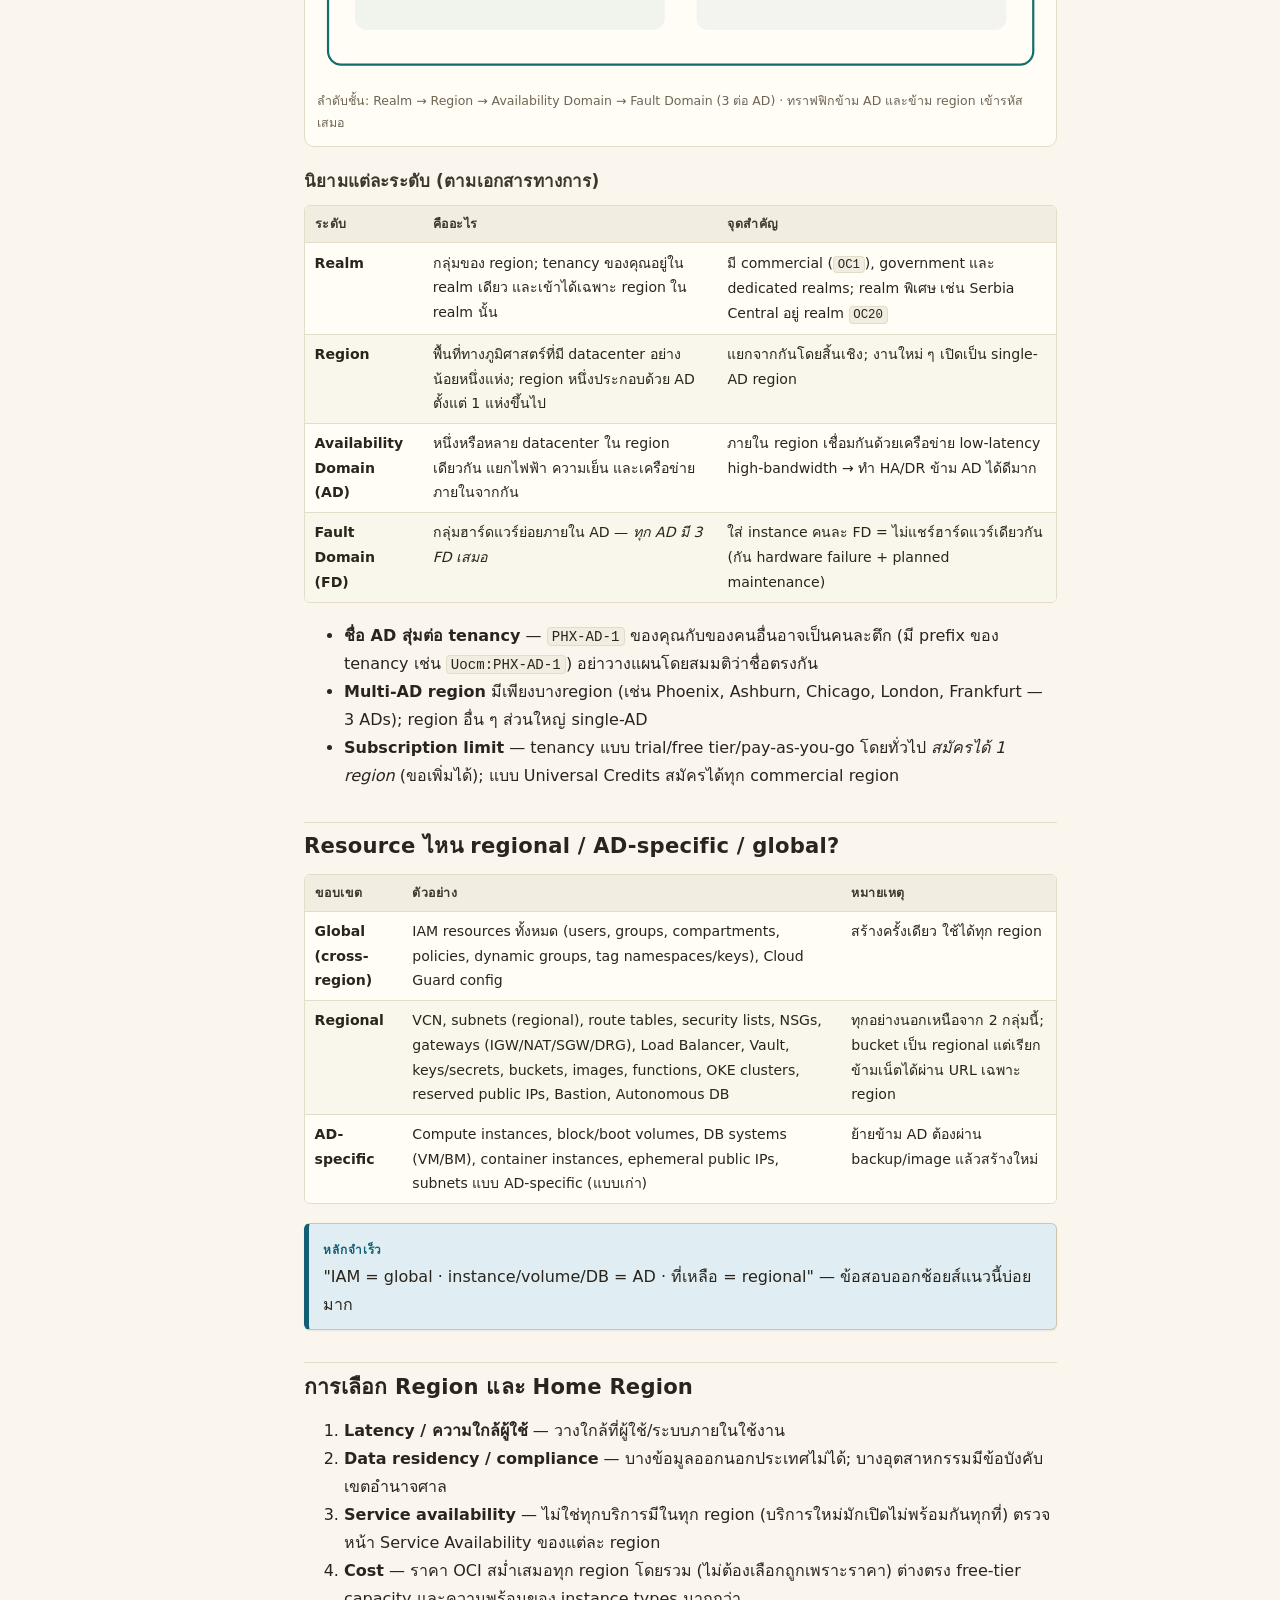
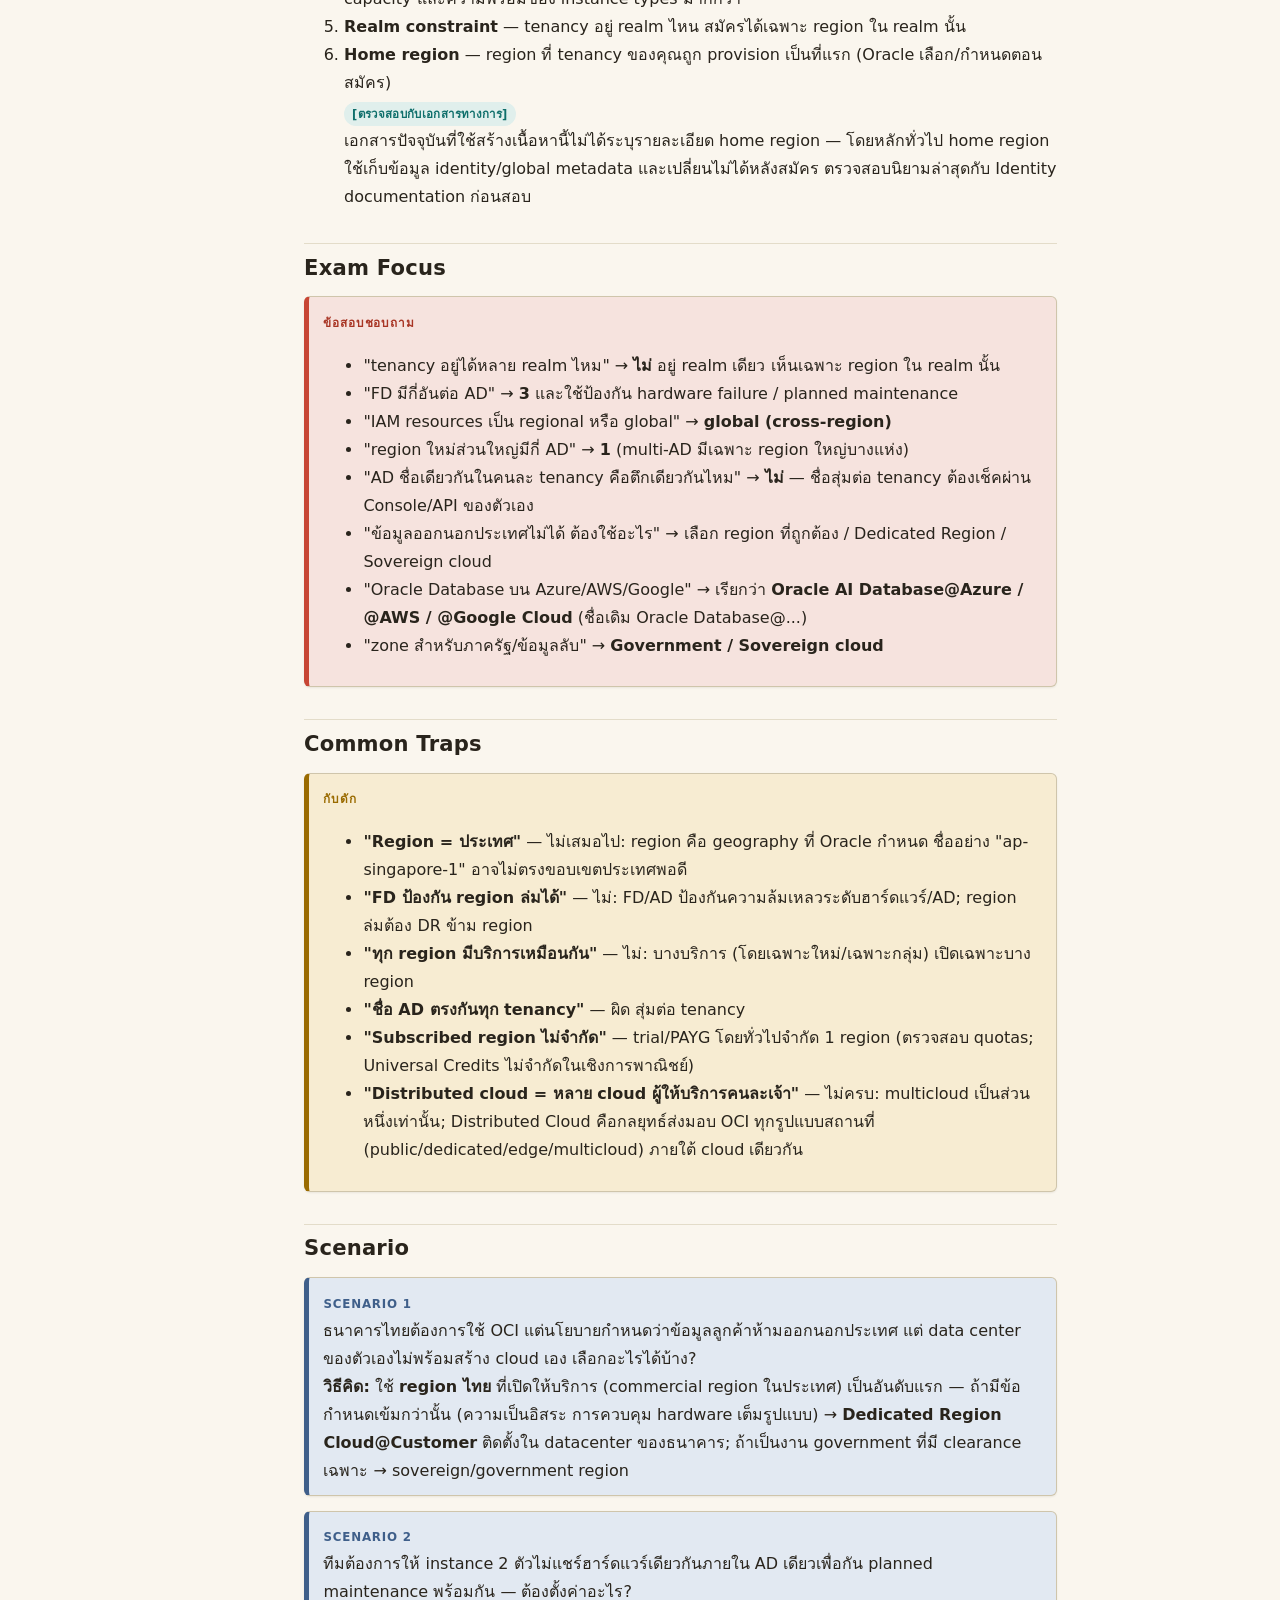
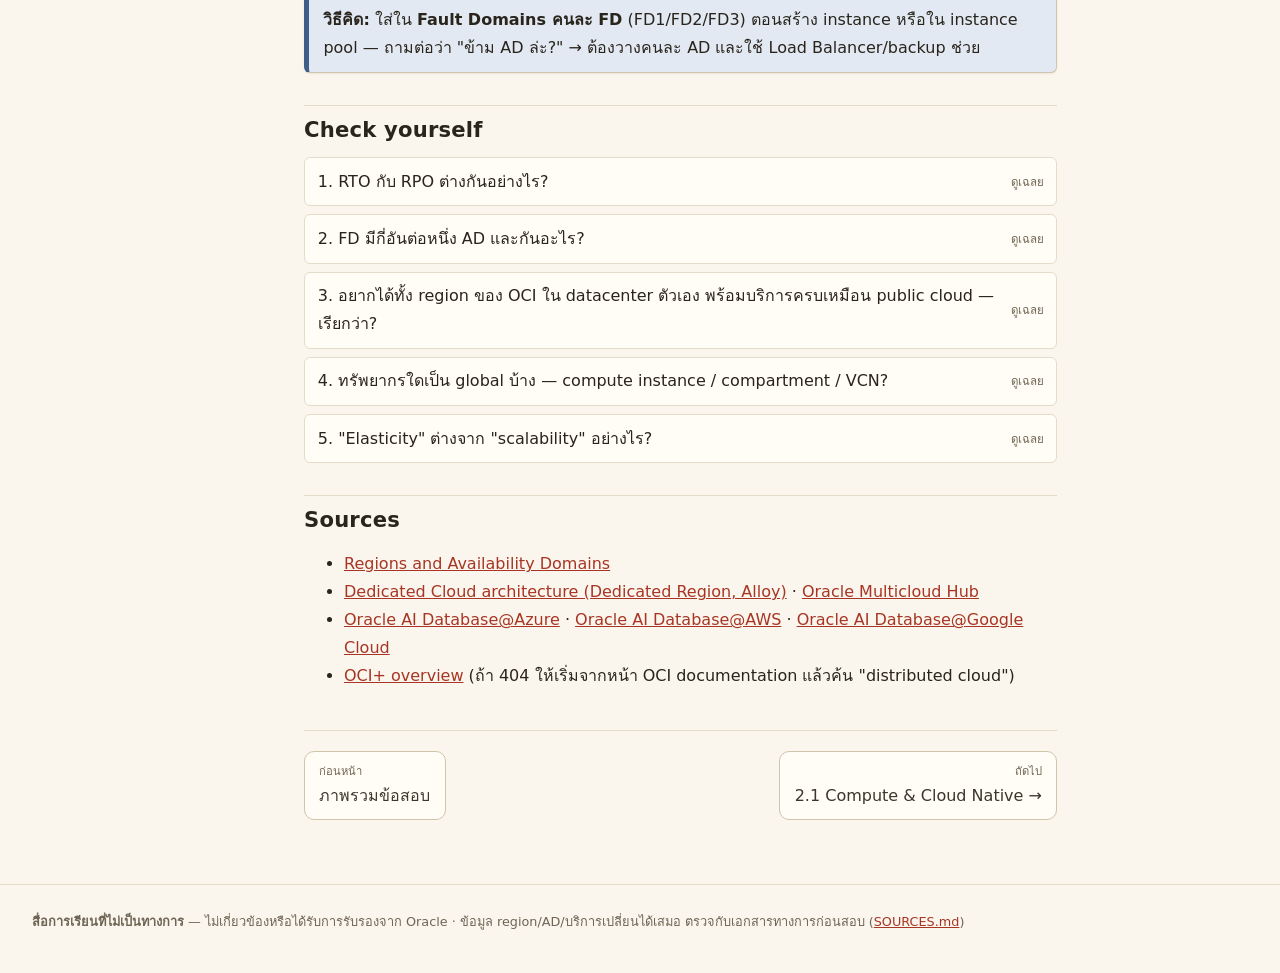
<file: d1-getting-started.html>
<!doctype html>
<html lang="th">
<head>
<meta charset="utf-8">
<meta name="viewport" content="width=device-width, initial-scale=1">
<title>D1 · Getting Started with OCI | OCI Foundations Study</title>
<meta name="description" content="พื้นฐาน cloud (IaaS/PaaS/SaaS, CapEx/OpEx, HA/DR), OCI Distributed Cloud (Public Cloud, Dedicated Region Cloud@Customer, Oracle Alloy, Multicloud), และทรัพยากร Realms/Regions/ADs/Fault Domains — objective 1.1 และ 1.2">
<link rel="stylesheet" href="assets/css/style.css">
</head>
<body>
<header class="topbar">
  <button class="icon-btn menu-btn" data-drawer-toggle aria-label="เปิด/ปิดสารบัญ">
    <svg width="18" height="18" viewBox="0 0 24 24" fill="none" stroke="currentColor" stroke-width="2" stroke-linecap="round" aria-hidden="true"><line x1="4" y1="7" x2="20" y2="7"/><line x1="4" y1="12" x2="20" y2="12"/><line x1="4" y1="17" x2="20" y2="17"/></svg>
  </button>
  <a class="brand" href="index.html"><span class="brand-mark">OCI</span><span class="brand-name">Foundations Study<small>1Z0-1085-26 · เตรียมสอบภาษาไทย</small></span></a>
  <button class="search-btn" data-search-open aria-label="เปิดค้นหา">
    <svg width="16" height="16" viewBox="0 0 24 24" fill="none" stroke="currentColor" stroke-width="2" stroke-linecap="round" aria-hidden="true"><circle cx="11" cy="11" r="7"/><line x1="21" y1="21" x2="16.5" y2="16.5"/></svg>
    <span class="search-label">ค้นหาทั้งเว็บ…</span><kbd>/</kbd>
  </button>
  <button class="icon-btn" data-theme-toggle aria-label="สลับโหมดสว่าง/มืด/ตามระบบ">
    <svg width="18" height="18" viewBox="0 0 24 24" fill="none" stroke="currentColor" stroke-width="2" stroke-linecap="round" stroke-linejoin="round" aria-hidden="true"><circle cx="12" cy="12" r="4.5"/><path d="M12 2v3M12 19v3M2 12h3M19 12h3M4.2 4.2l2.1 2.1M17.7 17.7l2.1 2.1M4.2 19.8l2.1-2.1M17.7 6.3l2.1-2.1"/></svg>
  </button>
</header>
<div class="drawer-backdrop" aria-hidden="true"></div>

<div class="layout">
<aside class="sidebar" aria-label="สารบัญเว็บไซต์">
  <nav>
    <div class="toc-title">เริ่มต้น</div>
    <ol><li><a href="index.html">ภาพรวมข้อสอบ</a></li></ol>
    <div class="toc-title">เนื้อหาตามโดเมน</div>
    <ol>
      <li><a href="d1-getting-started.html" data-objective-link="1.1" aria-current="page"><span class="obj-dot"></span>D1 · Getting Started</a></li>
      <li><a href="d2a-compute-cloud-native.html" data-objective-link="2.1"><span class="obj-dot"></span>D2 · Compute &amp; Cloud Native</a></li>
      <li><a href="d2b-networking.html" data-objective-link="2.2"><span class="obj-dot"></span>D2 · Networking</a></li>
      <li><a href="d2c-storage-database.html" data-objective-link="2.3"><span class="obj-dot"></span>D2 · Storage &amp; Database</a></li>
      <li><a href="d3a-shared-security-services.html" data-objective-link="3.2"><span class="obj-dot"></span>D3 · Security Model &amp; Services</a></li>
      <li><a href="d3b-iam.html" data-objective-link="3.3"><span class="obj-dot"></span>D3 · IAM</a></li>
      <li><a href="d4-governance-cost.html" data-objective-link="4.1"><span class="obj-dot"></span>D4 · Governance &amp; Cost</a></li>
    </ol>
    <div class="toc-title">ฝึกและทบทวน</div>
    <ol>
      <li><a href="quiz.html">แบบฝึกหัด (Quiz)</a></li>
      <li><a href="exam.html">จำลองสอบ</a></li>
      <li><a href="flashcards.html">Flashcards</a></li>
      <li><a href="cheatsheet.html">Cheatsheet</a></li>
      <li><a href="glossary.html">Glossary</a></li>
    </ol>
    <div class="toc-title">ในหน้านี้</div>
    <ol>
      <li><a href="#why">ทำไมเรื่องนี้สำคัญ</a></li>
      <li><a href="#fundamentals">พื้นฐาน Cloud (IaaS/PaaS/SaaS)</a></li>
      <li><a href="#d11">1.1 OCI Distributed Cloud</a></li>
      <li><a href="#d12">1.2 Realms / Regions / ADs / FDs</a></li>
      <li><a href="#resource-scope">Resource ไหน regional / AD / global</a></li>
      <li><a href="#choosing-region">การเลือก Region และ Home Region</a></li>
      <li><a href="#exam-focus">Exam Focus</a></li>
      <li><a href="#traps">Common Traps</a></li>
      <li><a href="#scenario">Scenario</a></li>
      <li><a href="#check">Check yourself</a></li>
      <li><a href="#sources">Sources</a></li>
    </ol>
  </nav>
</aside>

<main class="content">
<nav class="breadcrumb" aria-label="breadcrumb"><a href="index.html">หน้าแรก</a> › <span class="badge badge-d1">Domain 1</span> 1.1–1.2 Getting Started</nav>
<article class="article">

  <h1>D1 · Getting Started with OCI <span class="badge badge-d1">D1 · 15%</span></h1>
  <p style="color:var(--muted)">อ่านประมาณ 40–50 นาที · objectives 1.1 (OCI Distributed Cloud) และ 1.2 (Regions &amp; Availability Domains)</p>

  <div style="display:flex;gap:1rem;flex-wrap:wrap">
    <label class="objective-check" style="border:1px dashed var(--border-strong);border-radius:var(--radius-s)"><input type="checkbox" data-objective-id="1.1"> อ่าน 1.1 จบแล้ว</label>
    <label class="objective-check" style="border:1px dashed var(--border-strong);border-radius:var(--radius-s)"><input type="checkbox" data-objective-id="1.2"> อ่าน 1.2 จบแล้ว</label>
  </div>

  <h2 id="why">Why it matters</h2>
  <p>Domain 1 เป็นด่านแรกของข้อสอบ — คำถามส่วนใหญ่เป็น recall (ข้อเท็จจริงตรง ๆ) ถ้าแม่นตรงนี้ได้ ~6 ข้อฟรี ๆ นอกจากนี้แนวคิด regions/ADs ยังใช้ตอบโดเมนอื่นอีกหลายข้อ (เช่น "resource นี้ย้ายข้าม region ได้ไหม")</p>
  <div class="callout callout-tip"><span class="callout-title">อุปมา</span><br>
  OCI คือเครือข่ายธนาคารสาขา: <strong>Realm</strong> = กลุ่มประเทศที่ธนาคารมีสาขา · <strong>Region</strong> = สาขาในประเทศนั้น · <strong>Availability Domain</strong> = ตึกคนละตึกในเมืองเดียวกัน (ไฟดับตึกหนึ่ง อีกตึกยังเปิด) · <strong>Fault Domain</strong> = ชั้นคนละชั้นในตึกเดียวกัน (ชั้นหนึ่งเครื่องดับ ชั้นอื่นยังทำงาน)</div>

  <h2 id="fundamentals">พื้นฐาน Cloud ที่ต้องรู้</h2>
  <h3>IaaS / PaaS / SaaS</h3>
  <div class="table-wrap"><table>
    <thead><tr><th>โมเดล</th><th>คุณจัดการอะไร</th><th>ตัวอย่างบน OCI</th></tr></thead>
    <tbody>
      <tr><td><strong>IaaS</strong> (Infrastructure as a Service)</td><td>OS, runtime, แอป, ข้อมูล — ได้แค่ hardware เสมือน (VM/network/storage)</td><td>Compute VM, Block Volume, VCN</td></tr>
      <tr><td><strong>PaaS</strong> (Platform as a Service)</td><td>แค่แอปและข้อมูล — แพลตฟอร์ม/runtime จัดการให้</td><td>Autonomous Database, Functions, OKE</td></tr>
      <tr><td><strong>SaaS</strong> (Software as a Service)</td><td>แค่ใช้แอป ไม่ต้องจัดการอะไรเลย</td><td>Oracle Fusion Cloud Applications (ERP/HCM)</td></tr>
    </tbody>
  </table></div>

  <h3>CapEx vs OpEx</h3>
  <ul>
    <li><strong>CapEx</strong> (Capital Expenditure) — ลงทุนก้อนใหญ่ซื้อเครื่อง/data center ล่วงหน้า ทรัพย์สินเก่าลงเรื่อย ๆ; เหมาะกับ on-premises แบบเดิม</li>
    <li><strong>OpEx</strong> (Operational Expenditure) — จ่ายเท่าที่ใช้จริงรายเดือน ไม่ต้องซื้อล่วงหน้า; cloud ส่วนใหญ่เป็น OpEx — เหตุผลหลักที่ธุรกิจย้ายขึ้น cloud</li>
  </ul>

  <h3>Elasticity vs Scalability</h3>
  <ul>
    <li><strong>Scalability</strong> — ระบบขยายขนาดรองรับงานมากขึ้นได้ (ทั้ง scale-up แนวตั้ง และ scale-out แนวนอน) อาจทำทันทีหรือวางแผนล่วงหน้า</li>
    <li><strong>Elasticity</strong> — ขยาย/หดแบบ <em>อัตโนมัติตามความต้องการจริงแบบ real-time</em> แล้วจ่ายตามที่ใช้ — elasticity คือ scalability แบบอัตโนมัติและยืดหยุ่นทั้งสองทาง</li>
  </ul>

  <h3>High Availability (HA) vs Disaster Recovery (DR)</h3>
  <div class="table-wrap"><table>
    <thead><tr><th></th><th>HA</th><th>DR</th></tr></thead>
    <tbody>
      <tr><td>เป้าหมาย</td><td>ลด downtime จากความล้มเหลวเล็ก ๆ (instance ดับ, rack เสีย)</td><td>กู้ระบบจากเหตุใหญ่ (region หาย, data center พัง)</td></tr>
      <tr><td>เครื่องมือ</td><td>หลาย AD + Load Balancer + instance pool</td><td>สำรองข้าม region (backup, replication, standby)</td></tr>
      <tr><td>ตัวชี้วัด</td><td>uptime %</td><td><strong>RTO</strong> (Recovery Time Objective — กู้กลับมาใช้ได้ภายในกี่นาที/ชม.) และ <strong>RPO</strong> (Recovery Point Objective — ยอมเสียข้อมูลย้อนหลังกี่นาที/ชม.)</td></tr>
    </tbody>
  </table></div>

  <h2 id="d11">1.1 OCI Distributed Cloud (คลาวด์แบบกระจายตัว)</h2>
  <p><strong>Distributed Cloud</strong> = Oracle นำ OCI ไปรัน ๆ ทุกที่ที่ลูกค้าต้องการ — ไม่ใช่แค่ public cloud ใน region ของ Oracle แต่รวมถึงที่ลูกค้าตั้งเอง พันธมิตรรันให้ และ multicloud ด้วย OCI เป็น <strong>cloud เดียวที่มาตรฐานเดียวกัน</strong> ทุกรูปแบบ (บริการเดียวกัน ราคาใกล้เคียงกัน จัดการจาก Console อันเดียวกัน)</p>

  <div class="table-wrap"><table>
    <thead><tr><th>รูปแบบ</th><th>คืออะไร / เมื่อไหร่ใช้</th></tr></thead>
    <tbody>
      <tr><td><strong>Public Cloud</strong> (region ของ Oracle)</td><td>OCI ใน region สาธารณะของ Oracle ทั่วโลก — ตัวเลือกมาตรฐาน ราคาถูกที่สุด ใช้ได้ทันที เหมาะกับ workload ทั่วไป</td></tr>
      <tr><td><strong>Dedicated Region Cloud@Customer</strong></td><td>Oracle ติดตั้ง <em>region เต็มรูปแบบของ OCI</em> ไว้ใน datacenter ของลูกค้า — ได้บริการครบเหมือน public cloud แต่ข้อมูลอยู่ในมือลูกค้า เหมาะกับข้อกำหนด data residency/ระเบียบเข้มงวด</td></tr>
      <tr><td><strong>Oracle Alloy</strong></td><td>คู่ค้า/พันธมิตร (เช่น service provider) ซื้อสิทธิ์รัน OCI <strong>ภายใต้แบรนด์ของตัวเอง</strong> แล้วขายต่อ/ให้บริการลูกค้าของตน — cloud ส่วนตัวของ partner ที่ขับเคลื่อนด้วย OCI</td></tr>
      <tr><td><strong>Oracle AI Database@Azure / @AWS / @Google Cloud</strong> (ชื่อเดิม Oracle Database@...)</td><td>Oracle Database รันบน infrastructure ของ Azure / AWS / Google Cloud โดยตรง (multicloud) — ลูกค้าใช้ database ของ Oracle ใน cloud ที่องค์กรใช้อยู่ โดยไม่ต้องย้าย workload ทั้งหมด</td></tr>
      <tr><td><strong>Oracle Interconnect for Azure / AWS / Google Cloud</strong></td><td>ลิงก์ส่วนตัว latency ต่ำระหว่าง OCI กับ multicloud เจ้าอื่น ให้แอปข้าม cloud ได้เร็วเหมือนอยู่ในเครือข่ายเดียวกัน</td></tr>
      <tr><td><strong>Sovereign / Government Cloud</strong></td><td>region สำหรับภาครัฐและข้อมูลอ่อนไหว (เช่น US Government, EU sovereign) — บุคลากรที่มีภูมิหลังตรวจสอบ (cleared) และการันตีว่าข้อมูลไม่ออกนอกประเทศ/เขตอำนาจศาล</td></tr>
      <tr><td><strong>Compute Cloud@Customer / Base Database Cloud@Customer / Exadata Cloud@Customer</strong></td><td>OCI <em>บางบริการ</em> (compute, database) ติดตั้งที่ลูกค้า — เล็กกว่า Dedicated Region (ที่ยกทั้ง region มา)</td></tr>
      <tr><td><strong>Private Cloud Appliance</strong></td><td>Appliance สำเร็จรูปขนาดเล็กติดตั้งที่ลูกค้า สำหรับ on-premises cloud ขนาดย่อม</td></tr>
      <tr><td><strong>Roving Edge Infrastructure</strong></td><td>อุปกรณ์ edge พกพา รัน compute/storage แบบ offline ได้ เหมาะกับเรือ เหมือง remote site งานสนาม</td></tr>
    </tbody>
  </table></div>

  <h3>ทำไม OCI ถึงเน้น "distributed"</h3>
  <ul>
    <li><strong>Gen 2 architecture</strong> — OCI ออกแบบใหม่ทั้งหมด (ไม่ใช่รุ่นต่อยอดจากระบบเก่า) แยก network off-box, ใช้ RDMA network ระหว่างเซิร์ฟเวอร์, isolating tenant ด้วย hardware virtualization ที่ปลอดภัยกว่า</li>
    <li><strong>ราคาและบริการสม่ำเสมอทุกรูปแบบ</strong> — ตัวไหนดก็ API เดียวกัน เครื่องมือเดียวกัน ราคาใกล้เคียงกัน (ยกเว้นต้นทุน delivery เฉพาะรุ่น)</li>
    <li><strong>Security-first</strong> — ทุกการออกแบบมี security เป็นตัวตั้ง (เข้ารหัส default, isolation เข้มงวด)</li>
    <li><strong>ไม่ต้องเลือกอย่างใดอย่างหนึ่ง</strong> — เริ่ม public cloud → ขยายไป dedicated/multicloud เมื่อข้อกำหนดเปลี่ยน</li>
  </ul>

  <h2 id="d12">1.2 Realms, Regions, Availability Domains, Fault Domains</h2>

  <figure class="diagram" role="img" aria-label="แผนภาพลำดับชั้น realm region availability domain และ fault domain">
    <svg viewBox="0 0 660 300" width="100%" height="auto" xmlns="http://www.w3.org/2000/svg" font-family="inherit">
      <rect x="10" y="10" width="640" height="280" rx="12" fill="none" stroke="#0f6f6b" stroke-width="2"/>
      <text x="330" y="34" text-anchor="middle" font-size="14" font-weight="bold" fill="currentColor">Realm (เช่น OC1 — commercial)</text>

      <rect x="35" y="48" width="280" height="210" rx="10" fill="#0f6f6b" opacity="0.06" stroke="#0f6f6b"/>
      <text x="175" y="70" text-anchor="middle" font-size="12" font-weight="bold" fill="currentColor">Region A (เช่น ap-singapore-1)</text>
      <rect x="55" y="84" width="240" height="60" rx="8" fill="#c74634" opacity="0.08" stroke="#c74634"/>
      <text x="175" y="106" text-anchor="middle" font-size="11" font-weight="bold" fill="currentColor">Availability Domain 1</text>
      <text x="175" y="126" text-anchor="middle" font-size="10" fill="currentColor">Fault Domains: FD1 · FD2 · FD3</text>
      <rect x="55" y="152" width="240" height="60" rx="8" fill="#c74634" opacity="0.08" stroke="#c74634"/>
      <text x="175" y="174" text-anchor="middle" font-size="11" font-weight="bold" fill="currentColor">Availability Domain 2</text>
      <text x="175" y="194" text-anchor="middle" font-size="10" fill="currentColor">Fault Domains: FD1 · FD2 · FD3</text>

      <rect x="345" y="48" width="280" height="210" rx="10" fill="#3f5f8a" opacity="0.06" stroke="#3f5f8a"/>
      <text x="485" y="70" text-anchor="middle" font-size="12" font-weight="bold" fill="currentColor">Region B (อีกประเทศ)</text>
      <rect x="365" y="84" width="240" height="128" rx="8" fill="#3f5f8a" opacity="0.08" stroke="#3f5f8a"/>
      <text x="485" y="112" text-anchor="middle" font-size="11" font-weight="bold" fill="currentColor">Availability Domain 1</text>
      <text x="485" y="132" text-anchor="middle" font-size="10" fill="currentColor">(region ใหม่ส่วนใหญ่มี AD เดียว)</text>
      <text x="485" y="152" text-anchor="middle" font-size="10" fill="currentColor">Fault Domains: FD1 · FD2 · FD3</text>
    </svg>
    <figcaption>ลำดับชั้น: Realm → Region → Availability Domain → Fault Domain (3 ต่อ AD) · ทราฟฟิกข้าม AD และข้าม region เข้ารหัสเสมอ</figcaption>
  </figure>

  <h3>นิยามแต่ละระดับ (ตามเอกสารทางการ)</h3>
  <div class="table-wrap"><table>
    <thead><tr><th>ระดับ</th><th>คืออะไร</th><th>จุดสำคัญ</th></tr></thead>
    <tbody>
      <tr><td><strong>Realm</strong></td><td>กลุ่มของ region; tenancy ของคุณอยู่ใน realm เดียว และเข้าได้เฉพาะ region ใน realm นั้น</td><td>มี commercial (<code>OC1</code>), government และ dedicated realms; realm พิเศษ เช่น Serbia Central อยู่ realm <code>OC20</code></td></tr>
      <tr><td><strong>Region</strong></td><td>พื้นที่ทางภูมิศาสตร์ที่มี datacenter อย่างน้อยหนึ่งแห่ง; region หนึ่งประกอบด้วย AD ตั้งแต่ 1 แห่งขึ้นไป</td><td>แยกจากกันโดยสิ้นเชิง; งานใหม่ ๆ เปิดเป็น single-AD region</td></tr>
      <tr><td><strong>Availability Domain (AD)</strong></td><td>หนึ่งหรือหลาย datacenter ใน region เดียวกัน แยกไฟฟ้า ความเย็น และเครือข่ายภายในจากกัน</td><td>ภายใน region เชื่อมกันด้วยเครือข่าย low-latency high-bandwidth → ทำ HA/DR ข้าม AD ได้ดีมาก</td></tr>
      <tr><td><strong>Fault Domain (FD)</strong></td><td>กลุ่มฮาร์ดแวร์ย่อยภายใน AD — <em>ทุก AD มี 3 FD เสมอ</em></td><td>ใส่ instance คนละ FD = ไม่แชร์ฮาร์ดแวร์เดียวกัน (กัน hardware failure + planned maintenance)</td></tr>
    </tbody>
  </table></div>

  <ul>
    <li><strong>ชื่อ AD สุ่มต่อ tenancy</strong> — <code>PHX-AD-1</code> ของคุณกับของคนอื่นอาจเป็นคนละตึก (มี prefix ของ tenancy เช่น <code>Uocm:PHX-AD-1</code>) อย่าวางแผนโดยสมมติว่าชื่อตรงกัน</li>
    <li><strong>Multi-AD region</strong> มีเพียงบางregion (เช่น Phoenix, Ashburn, Chicago, London, Frankfurt — 3 ADs); region อื่น ๆ ส่วนใหญ่ single-AD</li>
    <li><strong>Subscription limit</strong> — tenancy แบบ trial/free tier/pay-as-you-go โดยทั่วไป <em>สมัครได้ 1 region</em> (ขอเพิ่มได้); แบบ Universal Credits สมัครได้ทุก commercial region</li>
  </ul>

  <h2 id="resource-scope">Resource ไหน regional / AD-specific / global?</h2>
  <div class="table-wrap"><table>
    <thead><tr><th>ขอบเขต</th><th>ตัวอย่าง</th><th>หมายเหตุ</th></tr></thead>
    <tbody>
      <tr><td><strong>Global (cross-region)</strong></td><td>IAM resources ทั้งหมด (users, groups, compartments, policies, dynamic groups, tag namespaces/keys), Cloud Guard config</td><td>สร้างครั้งเดียว ใช้ได้ทุก region</td></tr>
      <tr><td><strong>Regional</strong></td><td>VCN, subnets (regional), route tables, security lists, NSGs, gateways (IGW/NAT/SGW/DRG), Load Balancer, Vault, keys/secrets, buckets, images, functions, OKE clusters, reserved public IPs, Bastion, Autonomous DB</td><td>ทุกอย่างนอกเหนือจาก 2 กลุ่มนี้; bucket เป็น regional แต่เรียกข้ามเน็ตได้ผ่าน URL เฉพาะ region</td></tr>
      <tr><td><strong>AD-specific</strong></td><td>Compute instances, block/boot volumes, DB systems (VM/BM), container instances, ephemeral public IPs, subnets แบบ AD-specific (แบบเก่า)</td><td>ย้ายข้าม AD ต้องผ่าน backup/image แล้วสร้างใหม่</td></tr>
    </tbody>
  </table></div>
  <div class="callout callout-tip"><span class="callout-title">หลักจำเร็ว</span><br>
  "IAM = global · instance/volume/DB = AD · ที่เหลือ = regional" — ข้อสอบออกช้อยส์แนวนี้บ่อยมาก</div>

  <h2 id="choosing-region">การเลือก Region และ Home Region</h2>
  <ol>
    <li><strong>Latency / ความใกล้ผู้ใช้</strong> — วางใกล้ที่ผู้ใช้/ระบบภายในใช้งาน</li>
    <li><strong>Data residency / compliance</strong> — บางข้อมูลออกนอกประเทศไม่ได้; บางอุตสาหกรรมมีข้อบังคับเขตอำนาจศาล</li>
    <li><strong>Service availability</strong> — ไม่ใช่ทุกบริการมีในทุก region (บริการใหม่มักเปิดไม่พร้อมกันทุกที่) ตรวจหน้า Service Availability ของแต่ละ region</li>
    <li><strong>Cost</strong> — ราคา OCI สม่ำเสมอทุก region โดยรวม (ไม่ต้องเลือกถูกเพราะราคา) ต่างตรง free-tier capacity และความพร้อมของ instance types มากกว่า</li>
    <li><strong>Realm constraint</strong> — tenancy อยู่ realm ไหน สมัครได้เฉพาะ region ใน realm นั้น</li>
    <li><strong>Home region</strong> — region ที่ tenancy ของคุณถูก provision เป็นที่แรก (Oracle เลือก/กำหนดตอนสมัคร)<br>
      <span class="badge badge-d1" style="margin-top:.3rem">[ตรวจสอบกับเอกสารทางการ]</span><br>
      เอกสารปัจจุบันที่ใช้สร้างเนื้อหานี้ไม่ได้ระบุรายละเอียด home region — โดยหลักทั่วไป home region ใช้เก็บข้อมูล identity/global metadata และเปลี่ยนไม่ได้หลังสมัคร ตรวจสอบนิยามล่าสุดกับ Identity documentation ก่อนสอบ</li>
  </ol>

  <h2 id="exam-focus">Exam Focus</h2>
  <div class="callout callout-exam"><span class="callout-title">ข้อสอบชอบถาม</span>
    <ul>
      <li>"tenancy อยู่ได้หลาย realm ไหม" → <strong>ไม่</strong> อยู่ realm เดียว เห็นเฉพาะ region ใน realm นั้น</li>
      <li>"FD มีกี่อันต่อ AD" → <strong>3</strong> และใช้ป้องกัน hardware failure / planned maintenance</li>
      <li>"IAM resources เป็น regional หรือ global" → <strong>global (cross-region)</strong></li>
      <li>"region ใหม่ส่วนใหญ่มีกี่ AD" → <strong>1</strong> (multi-AD มีเฉพาะ region ใหญ่บางแห่ง)</li>
      <li>"AD ชื่อเดียวกันในคนละ tenancy คือตึกเดียวกันไหม" → <strong>ไม่</strong> — ชื่อสุ่มต่อ tenancy ต้องเช็คผ่าน Console/API ของตัวเอง</li>
      <li>"ข้อมูลออกนอกประเทศไม่ได้ ต้องใช้อะไร" → เลือก region ที่ถูกต้อง / Dedicated Region / Sovereign cloud</li>
      <li>"Oracle Database บน Azure/AWS/Google" → เรียกว่า <strong>Oracle AI Database@Azure / @AWS / @Google Cloud</strong> (ชื่อเดิม Oracle Database@...)</li>
      <li>"zone สำหรับภาครัฐ/ข้อมูลลับ" → <strong>Government / Sovereign cloud</strong></li>
    </ul>
  </div>

  <h2 id="traps">Common Traps</h2>
  <div class="callout callout-trap"><span class="callout-title">กับดัก</span>
    <ul>
      <li><strong>"Region = ประเทศ"</strong> — ไม่เสมอไป: region คือ geography ที่ Oracle กำหนด ชื่ออย่าง "ap-singapore-1" อาจไม่ตรงขอบเขตประเทศพอดี</li>
      <li><strong>"FD ป้องกัน region ล่มได้"</strong> — ไม่: FD/AD ป้องกันความล้มเหลวระดับฮาร์ดแวร์/AD; region ล่มต้อง DR ข้าม region</li>
      <li><strong>"ทุก region มีบริการเหมือนกัน"</strong> — ไม่: บางบริการ (โดยเฉพาะใหม่/เฉพาะกลุ่ม) เปิดเฉพาะบาง region</li>
      <li><strong>"ชื่อ AD ตรงกันทุก tenancy"</strong> — ผิด สุ่มต่อ tenancy</li>
      <li><strong>"Subscribed region ไม่จำกัด"</strong> — trial/PAYG โดยทั่วไปจำกัด 1 region (ตรวจสอบ quotas; Universal Credits ไม่จำกัดในเชิงการพาณิชย์)</li>
      <li><strong>"Distributed cloud = หลาย cloud ผู้ให้บริการคนละเจ้า"</strong> — ไม่ครบ: multicloud เป็นส่วนหนึ่งเท่านั้น; Distributed Cloud คือกลยุทธ์ส่งมอบ OCI ทุกรูปแบบสถานที่ (public/dedicated/edge/multicloud) ภายใต้ cloud เดียวกัน</li>
    </ul>
  </div>

  <h2 id="scenario">Scenario</h2>
  <div class="callout callout-scenario"><span class="callout-title">Scenario 1</span><br>
  ธนาคารไทยต้องการใช้ OCI แต่นโยบายกำหนดว่าข้อมูลลูกค้าห้ามออกนอกประเทศ แต่ data center ของตัวเองไม่พร้อมสร้าง cloud เอง เลือกอะไรได้บ้าง?<br>
  <strong>วิธีคิด:</strong> ใช้ <strong>region ไทย</strong> ที่เปิดให้บริการ (commercial region ในประเทศ) เป็นอันดับแรก — ถ้ามีข้อกำหนดเข้มกว่านั้น (ความเป็นอิสระ การควบคุม hardware เต็มรูปแบบ) → <strong>Dedicated Region Cloud@Customer</strong> ติดตั้งใน datacenter ของธนาคาร; ถ้าเป็นงาน government ที่มี clearance เฉพาะ → sovereign/government region</div>
  <div class="callout callout-scenario"><span class="callout-title">Scenario 2</span><br>
  ทีมต้องการให้ instance 2 ตัวไม่แชร์ฮาร์ดแวร์เดียวกันภายใน AD เดียวเพื่อกัน planned maintenance พร้อมกัน — ต้องตั้งค่าอะไร?<br>
  <strong>วิธีคิด:</strong> ใส่ใน <strong>Fault Domains คนละ FD</strong> (FD1/FD2/FD3) ตอนสร้าง instance หรือใน instance pool — ถามต่อว่า "ข้าม AD ล่ะ?" → ต้องวางคนละ AD และใช้ Load Balancer/backup ช่วย</div>

  <h2 id="check">Check yourself</h2>
  <div class="check-item"><button class="check-q" aria-expanded="false"><span>1. RTO กับ RPO ต่างกันอย่างไร?</span><span class="check-toggle-hint">ดูเฉลย</span></button>
    <div class="check-a">RPO = ยอมเสียข้อมูลย้อนหลังกี่นาที/ชั่วโมง (จุดกู้ข้อมูลล่าสุด); RTO = ยอมให้ระบบล่มนานแค่ไหนก่อนต้องกลับมาใช้ได้</div></div>
  <div class="check-item"><button class="check-q" aria-expanded="false"><span>2. FD มีกี่อันต่อหนึ่ง AD และกันอะไร?</span><span class="check-toggle-hint">ดูเฉลย</span></button>
    <div class="check-a">3 อัน — กัน hardware failure และ planned maintenance โดยแยก instance ให้อยู่คนละฮาร์ดแวร์ใน AD เดียวกัน</div></div>
  <div class="check-item"><button class="check-q" aria-expanded="false"><span>3. อยากได้ทั้ง region ของ OCI ใน datacenter ตัวเอง พร้อมบริการครบเหมือน public cloud — เรียกว่า?</span><span class="check-toggle-hint">ดูเฉลย</span></button>
    <div class="check-a">Dedicated Region Cloud@Customer (Oracle ยก region เต็มไปติดตั้งที่ลูกค้า)</div></div>
  <div class="check-item"><button class="check-q" aria-expanded="false"><span>4. ทรัพยากรใดเป็น global บ้าง — compute instance / compartment / VCN?</span><span class="check-toggle-hint">ดูเฉลย</span></button>
    <div class="check-a">compartment — IAM resources (ซึ่งรวม compartment, users, groups, policies) เป็น cross-region/global ส่วน compute instance และ VCN ไม่ใช่</div></div>
  <div class="check-item"><button class="check-q" aria-expanded="false"><span>5. "Elasticity" ต่างจาก "scalability" อย่างไร?</span><span class="check-toggle-hint">ดูเฉลย</span></button>
    <div class="check-a">Scalability = ขยายรองรับงานได้ (อาจทำเอง/อัตโนมัติก็ได้); Elasticity = ขยาย-หด <em>อัตโนมัติตาม demand แบบ real-time</em> และจ่ายตามที่ใช้จริง</div></div>

  <h2 id="sources">Sources</h2>
  <ul>
    <li><a href="https://docs.oracle.com/en-us/iaas/Content/General/Concepts/regions.htm" target="_blank" rel="noopener">Regions and Availability Domains</a></li>
    <li><a href="https://docs.oracle.com/iaas/Content/dedicated/dedicated-cloud-architecture.htm" target="_blank" rel="noopener">Dedicated Cloud architecture (Dedicated Region, Alloy)</a> · <a href="https://docs.oracle.com/iaas/Content/multicloud-hub/home.htm" target="_blank" rel="noopener">Oracle Multicloud Hub</a></li>
    <li><a href="https://docs.oracle.com/iaas/Content/database-at-azure/oaa.htm" target="_blank" rel="noopener">Oracle AI Database@Azure</a> · <a href="https://docs.oracle.com/iaas/Content/database-at-aws/oaaws.htm" target="_blank" rel="noopener">Oracle AI Database@AWS</a> · <a href="https://docs.oracle.com/iaas/Content/database-at-gcp/home.htm" target="_blank" rel="noopener">Oracle AI Database@Google Cloud</a></li>
    <li><a href="https://docs.oracle.com/en-us/iaas/Content/General/Concepts/oiaas-overview.htm" target="_blank" rel="noopener">OCI+ overview</a> (ถ้า 404 ให้เริ่มจากหน้า OCI documentation แล้วค้น "distributed cloud")</li>
  </ul>

  <nav class="prevnext" aria-label="ไปยังหน้าก่อนหน้า/ถัดไป">
    <a href="index.html"><small>ก่อนหน้า</small>ภาพรวมข้อสอบ</a>
    <a href="d2a-compute-cloud-native.html" style="text-align:right"><small>ถัดไป</small>2.1 Compute &amp; Cloud Native →</a>
  </nav>
</article>
</main>
</div>

<footer class="footer">
  <p><strong>สื่อการเรียนที่ไม่เป็นทางการ</strong> — ไม่เกี่ยวข้องหรือได้รับการรับรองจาก Oracle · ข้อมูล region/AD/บริการเปลี่ยนได้เสมอ ตรวจกับเอกสารทางการก่อนสอบ (<a href="SOURCES.md">SOURCES.md</a>)</p>
</footer>

<div class="search-overlay" id="search-overlay" role="dialog" aria-modal="true" aria-label="ค้นหาทั้งเว็บ">
  <div class="search-panel">
    <input type="search" placeholder="ค้นหาหัวข้อ บริการ หรือศัพท์… (กด Esc เพื่อปิด)" aria-label="คำค้นหา" autocomplete="off">
    <div class="search-results" role="listbox" aria-label="ผลการค้นหา"></div>
  </div>
</div>
<script src="assets/js/search-index.js"></script>
<script src="assets/js/app.js"></script>
</body>
</html>
</file>
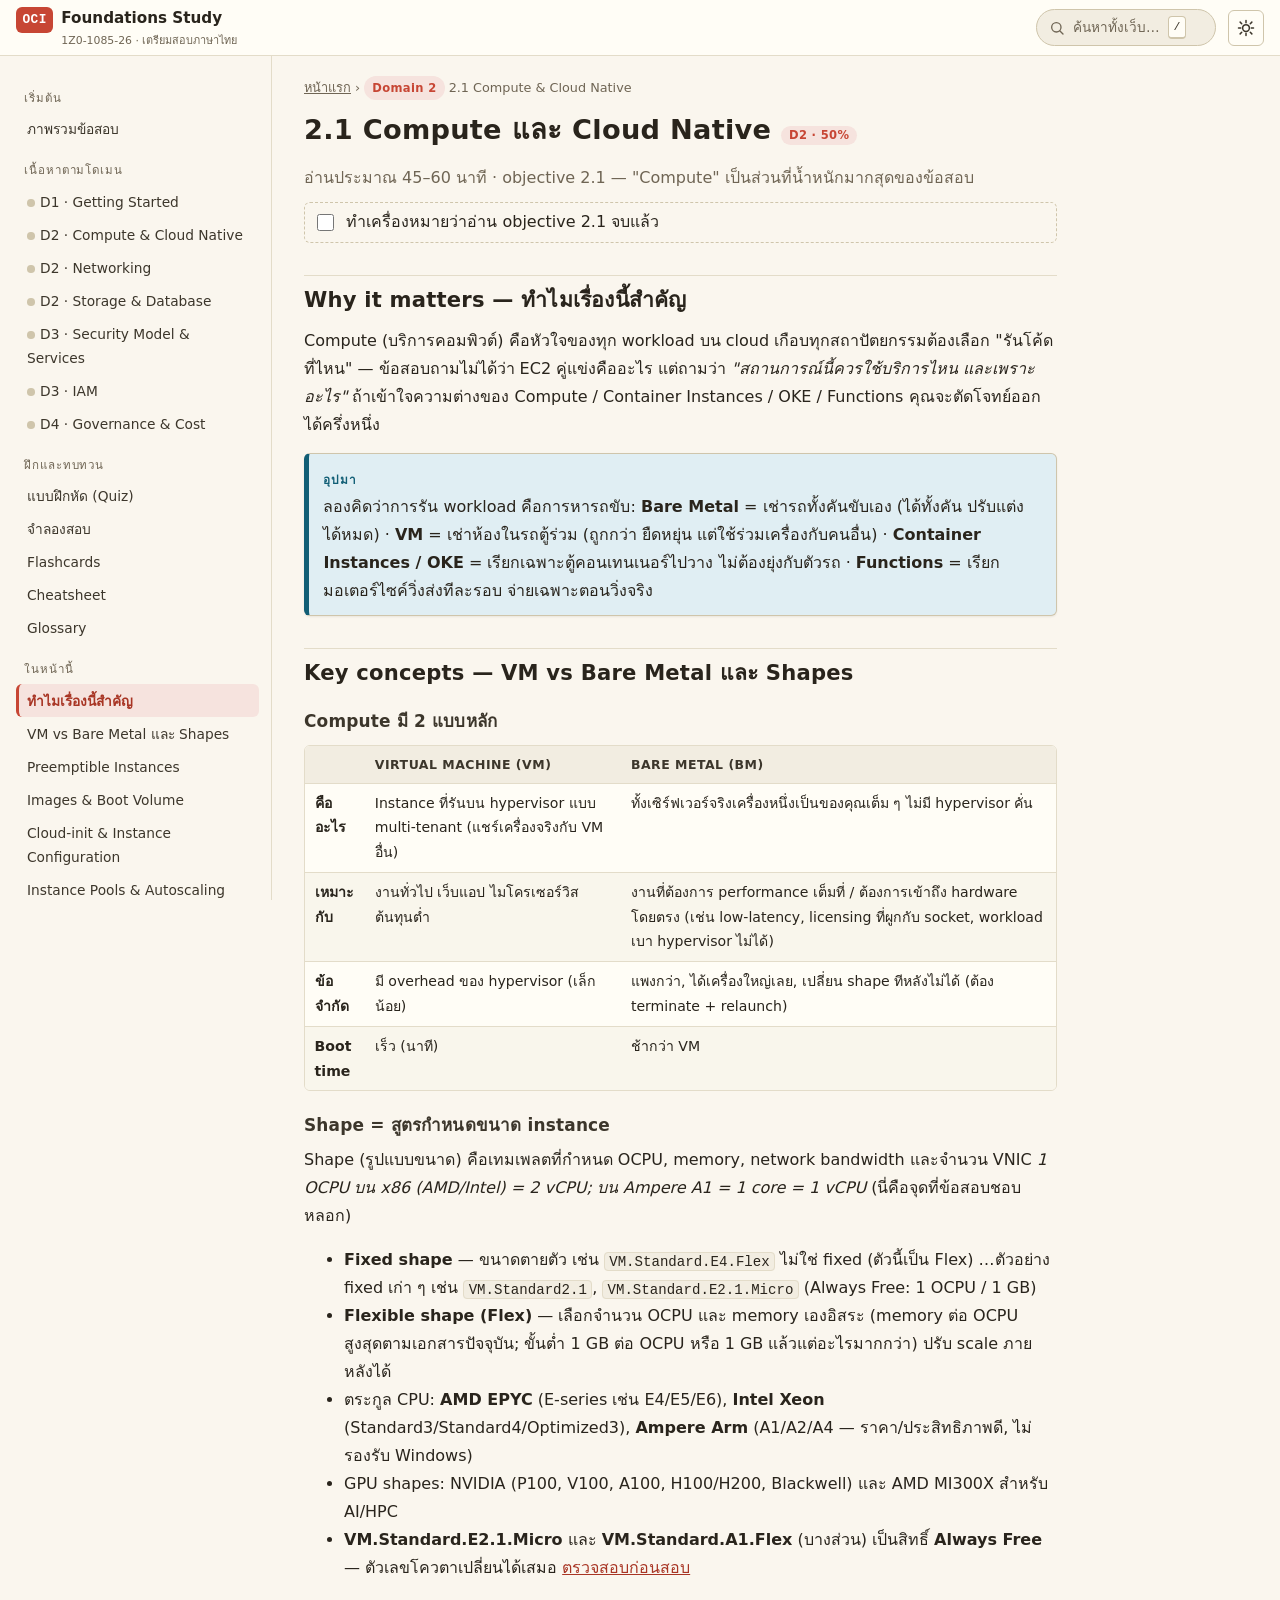
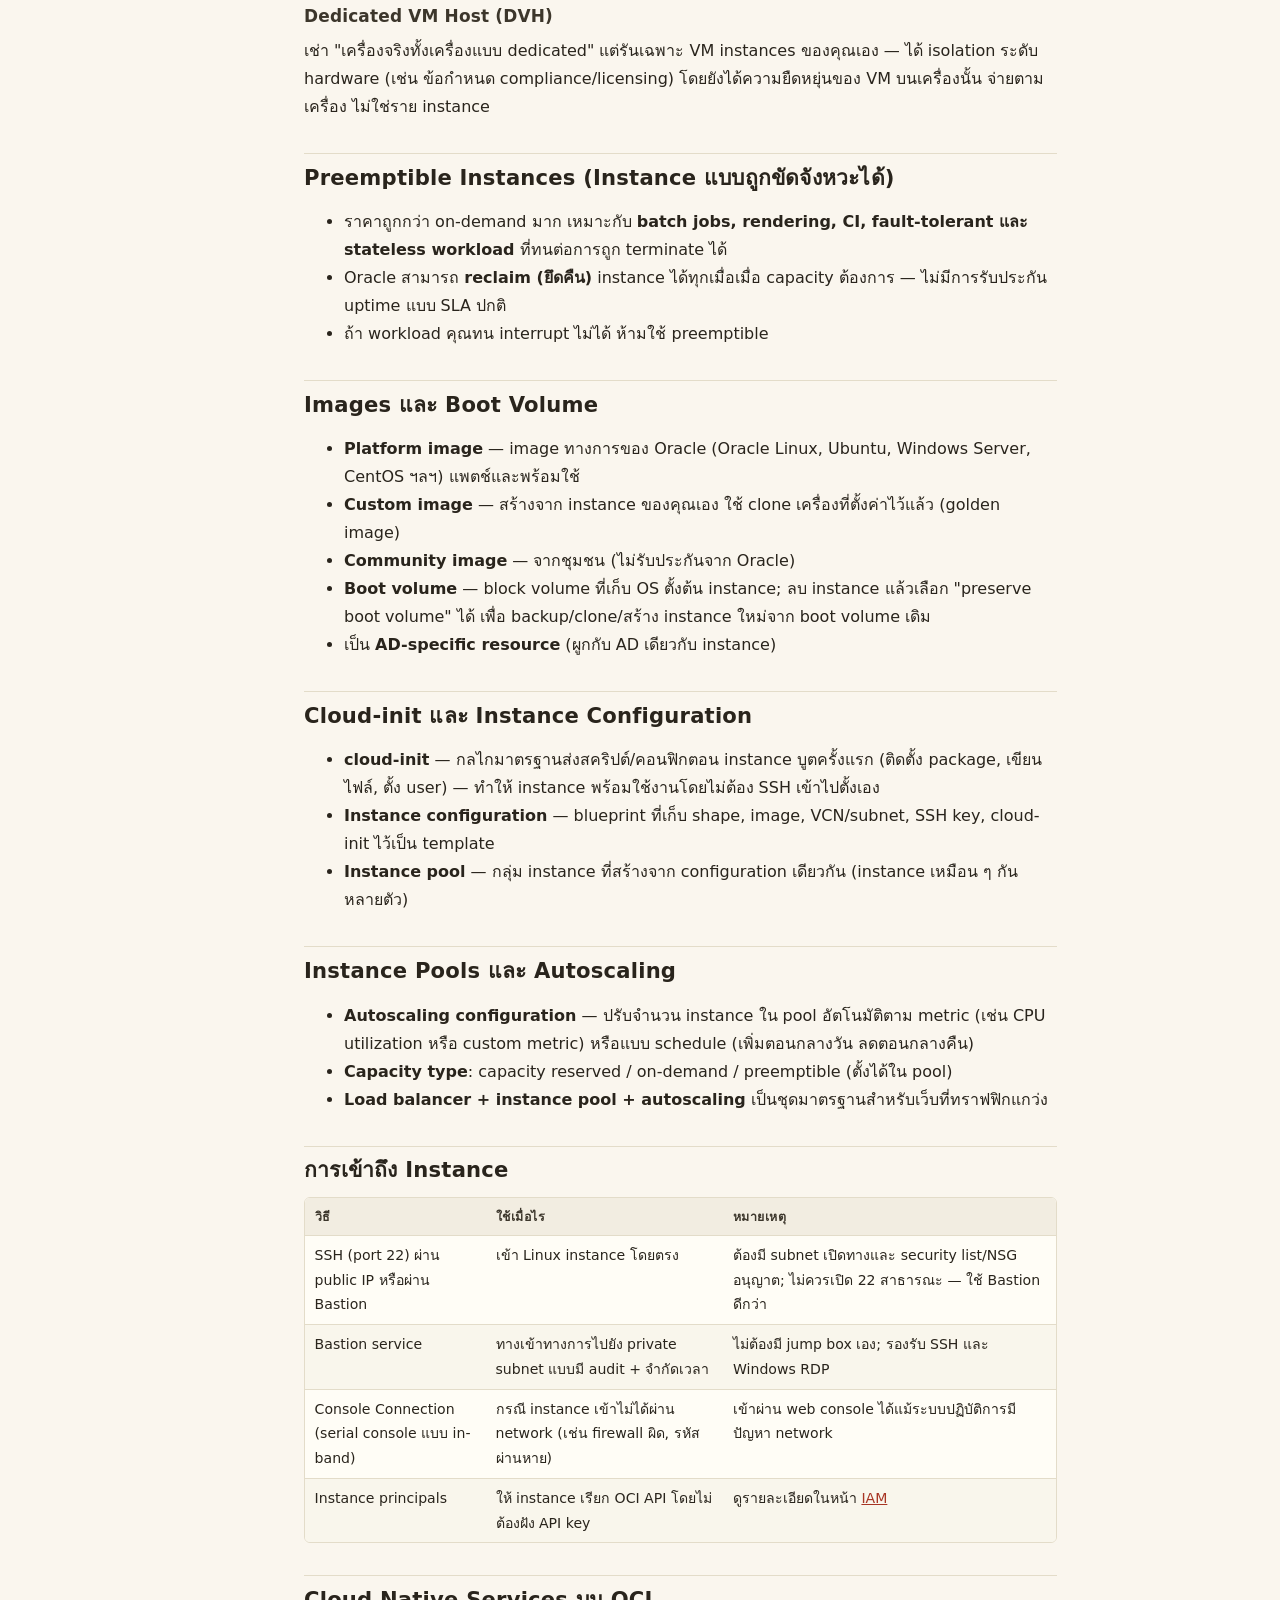
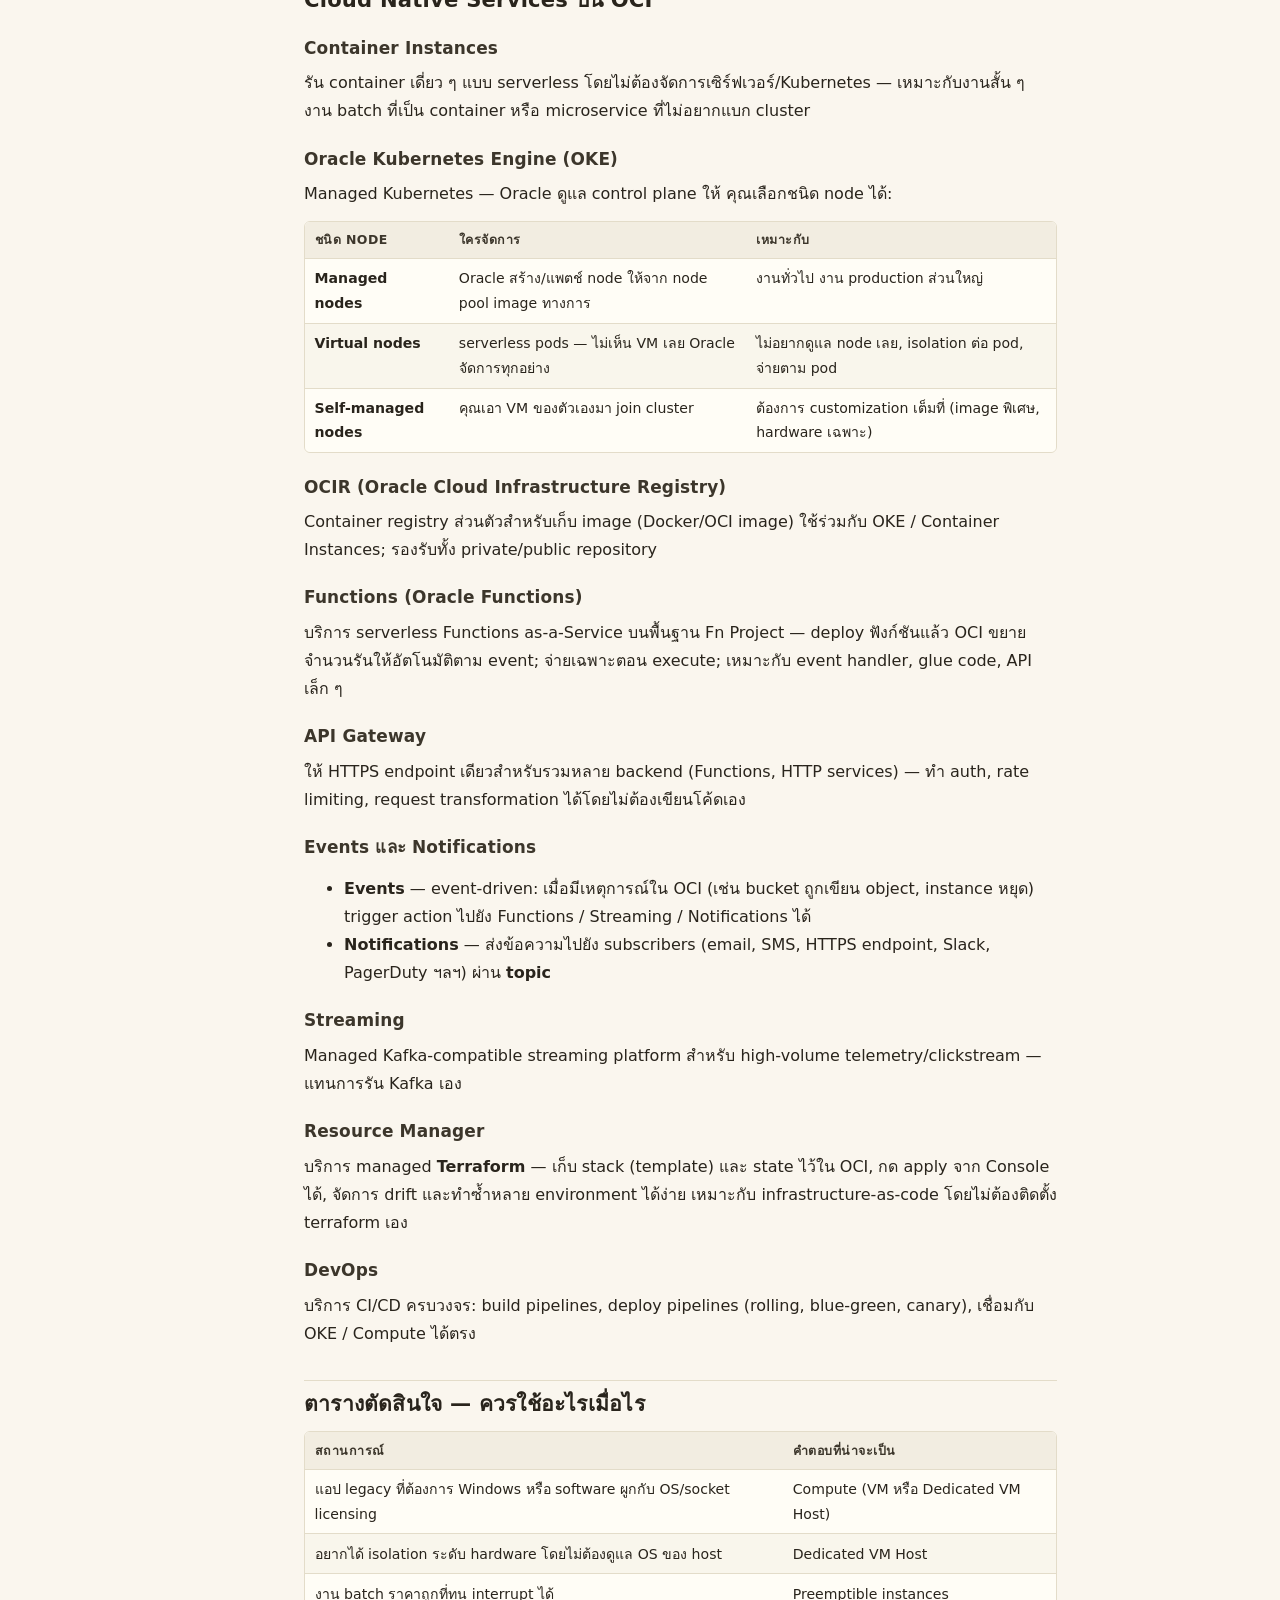
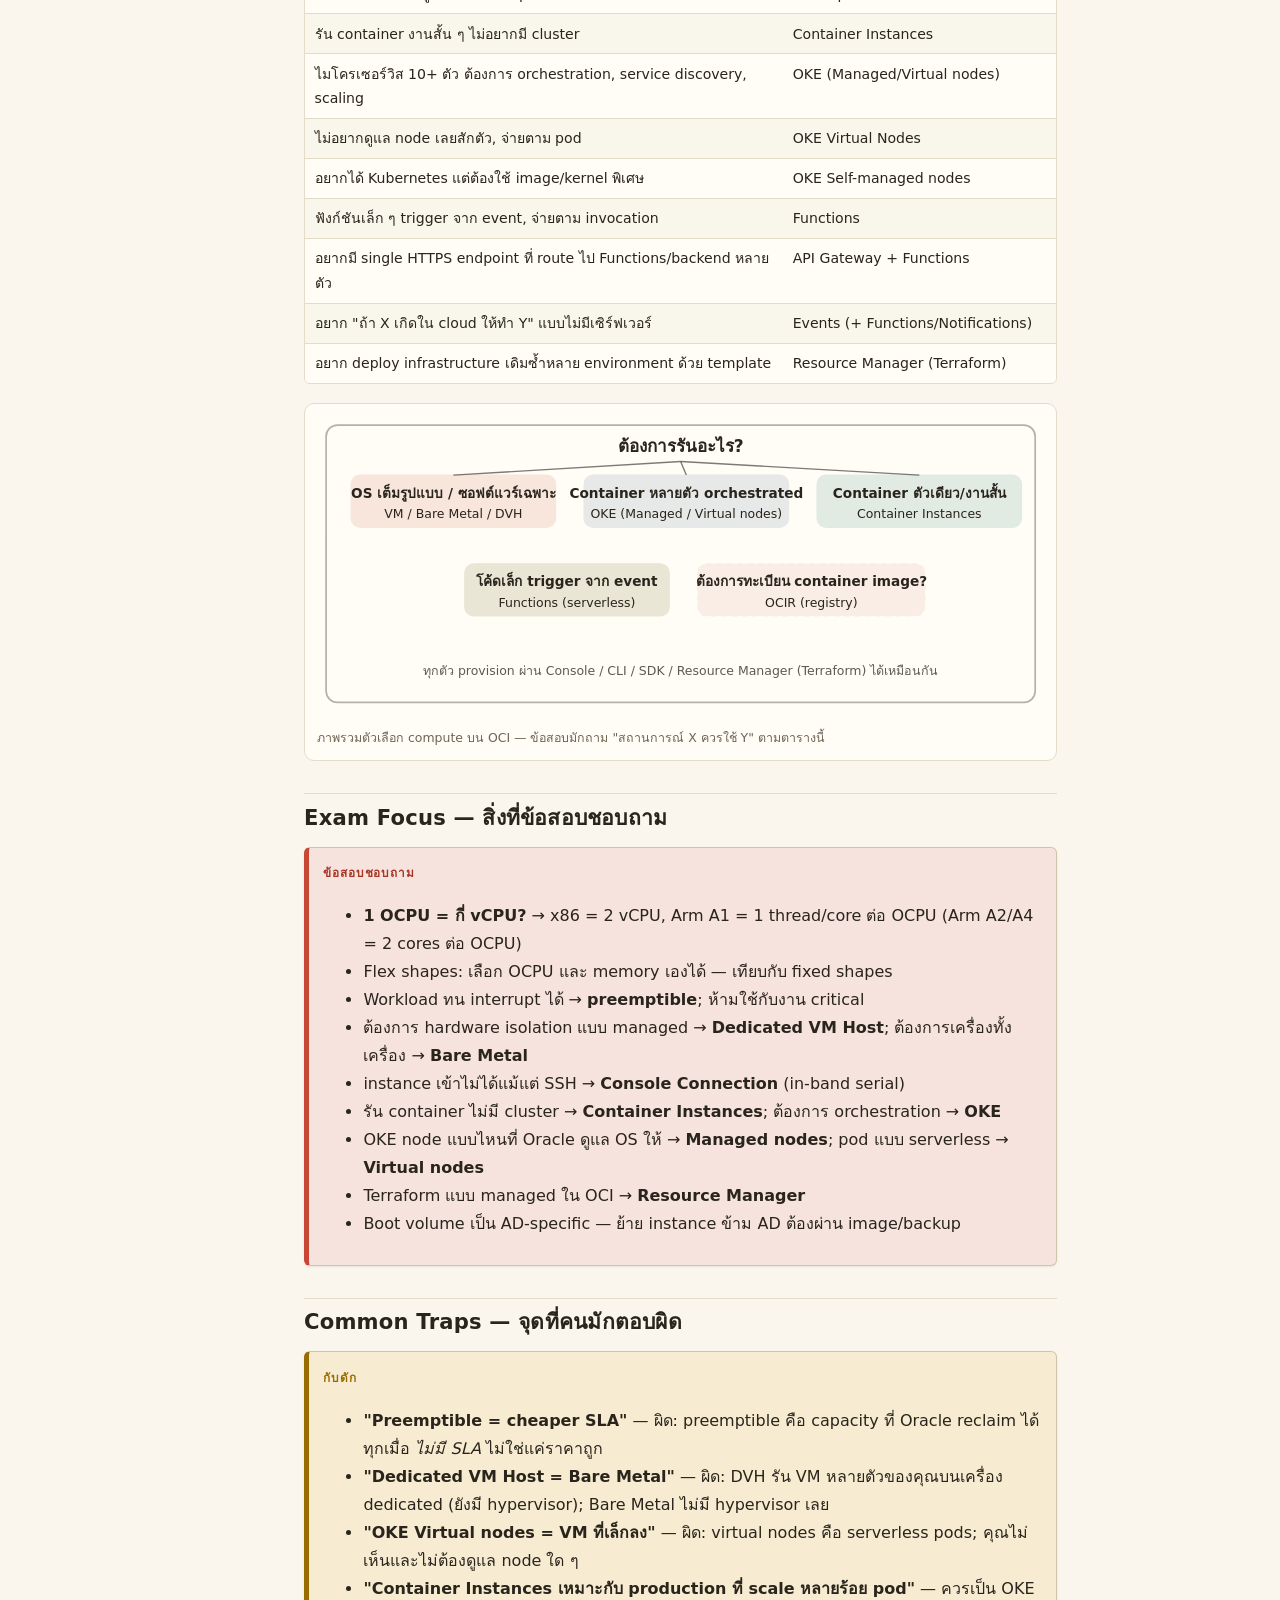
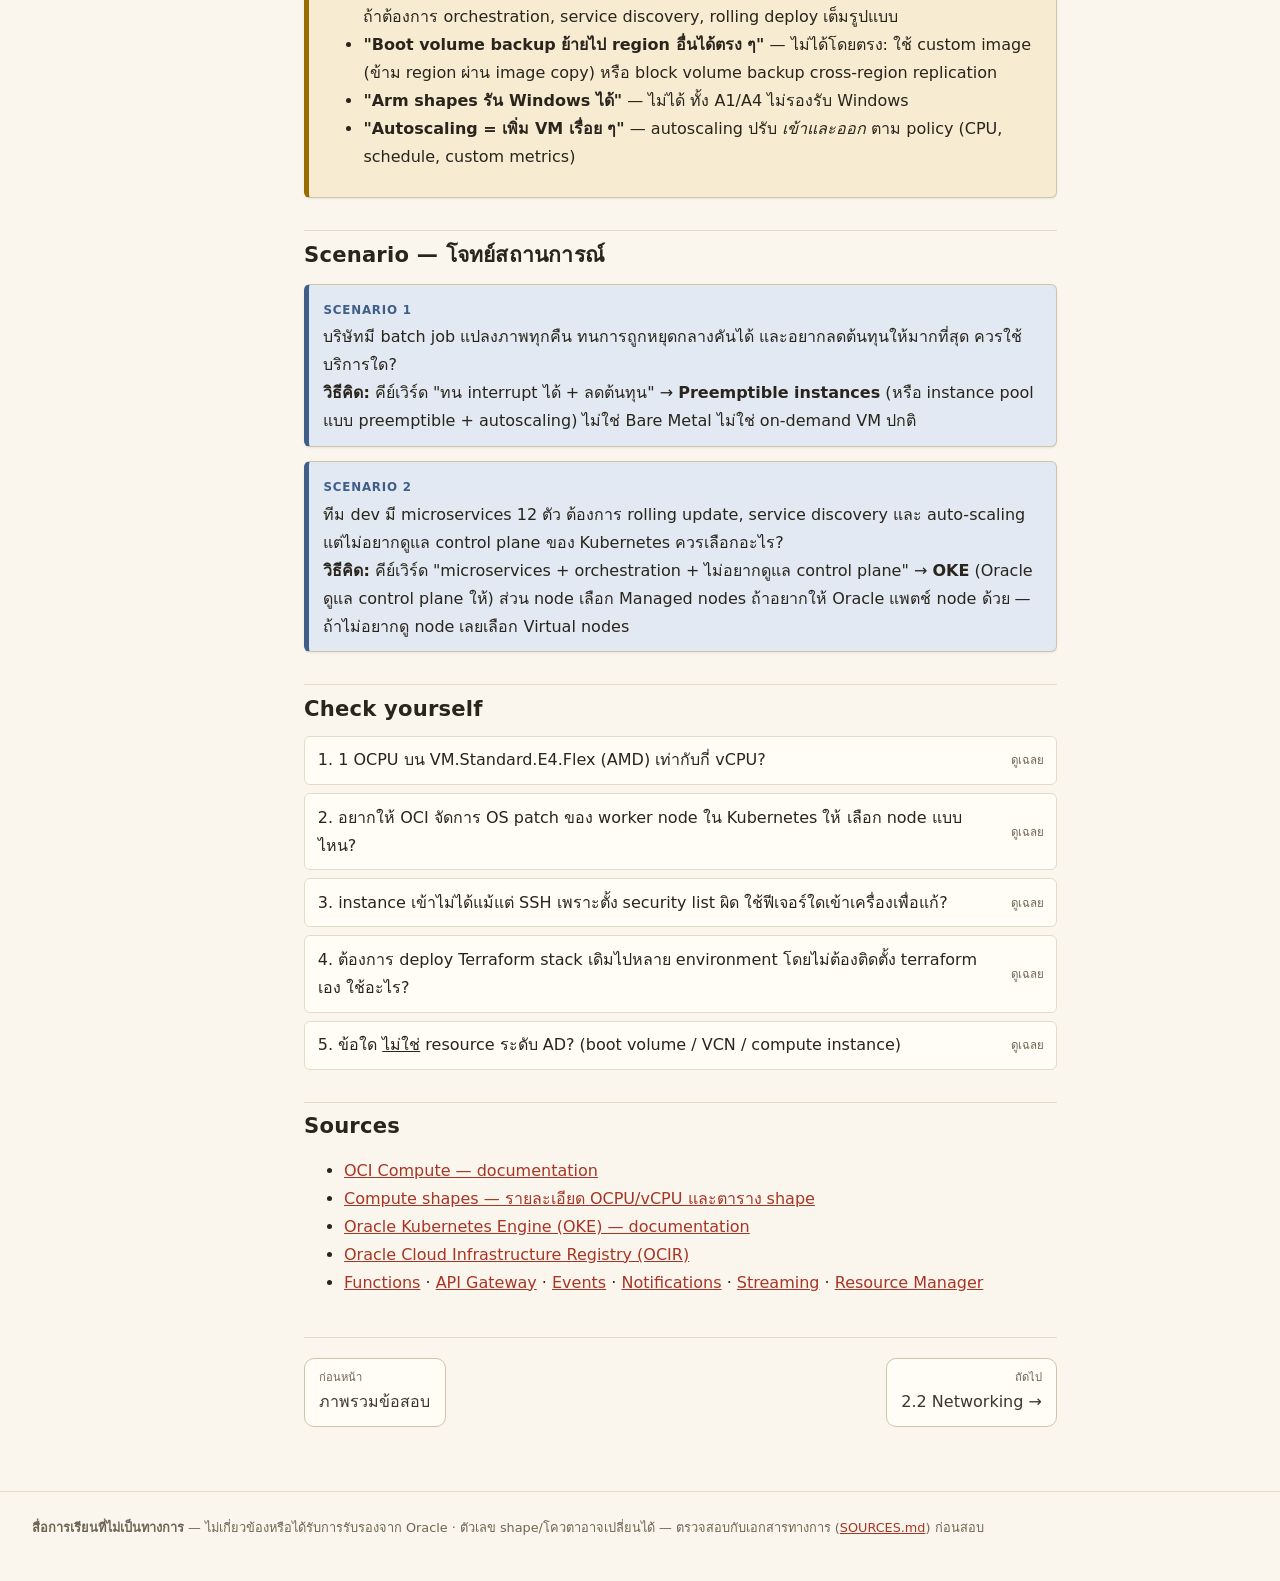
<file: d2a-compute-cloud-native.html>
<!doctype html>
<html lang="th">
<head>
<meta charset="utf-8">
<meta name="viewport" content="width=device-width, initial-scale=1">
<title>2.1 Compute &amp; Cloud Native | OCI Foundations Study</title>
<meta name="description" content="OCI Compute: VM vs Bare Metal, shapes (fixed/flexible), preemptible instances, Dedicated VM Host, images, boot volume, cloud-init, instance pools/autoscaling, Container Instances, OKE, Functions, OCIR และการเลือกใช้แต่ละบริการ">
<link rel="stylesheet" href="assets/css/style.css">
</head>
<body>
<header class="topbar">
  <button class="icon-btn menu-btn" data-drawer-toggle aria-label="เปิด/ปิดสารบัญ">
    <svg width="18" height="18" viewBox="0 0 24 24" fill="none" stroke="currentColor" stroke-width="2" stroke-linecap="round" aria-hidden="true"><line x1="4" y1="7" x2="20" y2="7"/><line x1="4" y1="12" x2="20" y2="12"/><line x1="4" y1="17" x2="20" y2="17"/></svg>
  </button>
  <a class="brand" href="index.html"><span class="brand-mark">OCI</span><span class="brand-name">Foundations Study<small>1Z0-1085-26 · เตรียมสอบภาษาไทย</small></span></a>
  <button class="search-btn" data-search-open aria-label="เปิดค้นหา">
    <svg width="16" height="16" viewBox="0 0 24 24" fill="none" stroke="currentColor" stroke-width="2" stroke-linecap="round" aria-hidden="true"><circle cx="11" cy="11" r="7"/><line x1="21" y1="21" x2="16.5" y2="16.5"/></svg>
    <span class="search-label">ค้นหาทั้งเว็บ…</span><kbd>/</kbd>
  </button>
  <button class="icon-btn" data-theme-toggle aria-label="สลับโหมดสว่าง/มืด/ตามระบบ">
    <svg width="18" height="18" viewBox="0 0 24 24" fill="none" stroke="currentColor" stroke-width="2" stroke-linecap="round" stroke-linejoin="round" aria-hidden="true"><circle cx="12" cy="12" r="4.5"/><path d="M12 2v3M12 19v3M2 12h3M19 12h3M4.2 4.2l2.1 2.1M17.7 17.7l2.1 2.1M4.2 19.8l2.1-2.1M17.7 6.3l2.1-2.1"/></svg>
  </button>
</header>
<div class="drawer-backdrop" aria-hidden="true"></div>

<div class="layout">
<aside class="sidebar" aria-label="สารบัญเว็บไซต์">
  <nav>
    <div class="toc-title">เริ่มต้น</div>
    <ol><li><a href="index.html">ภาพรวมข้อสอบ</a></li></ol>
    <div class="toc-title">เนื้อหาตามโดเมน</div>
    <ol>
      <li><a href="d1-getting-started.html" data-objective-link="1.1"><span class="obj-dot"></span>D1 · Getting Started</a></li>
      <li><a href="d2a-compute-cloud-native.html" data-objective-link="2.1" aria-current="page"><span class="obj-dot"></span>D2 · Compute &amp; Cloud Native</a></li>
      <li><a href="d2b-networking.html" data-objective-link="2.2"><span class="obj-dot"></span>D2 · Networking</a></li>
      <li><a href="d2c-storage-database.html" data-objective-link="2.3"><span class="obj-dot"></span>D2 · Storage &amp; Database</a></li>
      <li><a href="d3a-shared-security-services.html" data-objective-link="3.2"><span class="obj-dot"></span>D3 · Security Model &amp; Services</a></li>
      <li><a href="d3b-iam.html" data-objective-link="3.3"><span class="obj-dot"></span>D3 · IAM</a></li>
      <li><a href="d4-governance-cost.html" data-objective-link="4.1"><span class="obj-dot"></span>D4 · Governance &amp; Cost</a></li>
    </ol>
    <div class="toc-title">ฝึกและทบทวน</div>
    <ol>
      <li><a href="quiz.html">แบบฝึกหัด (Quiz)</a></li>
      <li><a href="exam.html">จำลองสอบ</a></li>
      <li><a href="flashcards.html">Flashcards</a></li>
      <li><a href="cheatsheet.html">Cheatsheet</a></li>
      <li><a href="glossary.html">Glossary</a></li>
    </ol>
    <div class="toc-title">ในหน้านี้</div>
    <ol>
      <li><a href="#why">ทำไมเรื่องนี้สำคัญ</a></li>
      <li><a href="#vm-vs-bm">VM vs Bare Metal และ Shapes</a></li>
      <li><a href="#preemptible">Preemptible Instances</a></li>
      <li><a href="#images-boot">Images &amp; Boot Volume</a></li>
      <li><a href="#cloudinit">Cloud-init &amp; Instance Configuration</a></li>
      <li><a href="#pools-autoscale">Instance Pools &amp; Autoscaling</a></li>
      <li><a href="#access">การเข้าถึง Instance</a></li>
      <li><a href="#cloud-native">Cloud Native Services</a></li>
      <li><a href="#decision-table">ตารางตัดสินใจ</a></li>
      <li><a href="#exam-focus">Exam Focus</a></li>
      <li><a href="#traps">Common Traps</a></li>
      <li><a href="#scenario">Scenario</a></li>
      <li><a href="#check">Check yourself</a></li>
      <li><a href="#sources">Sources</a></li>
    </ol>
  </nav>
</aside>

<main class="content">
<nav class="breadcrumb" aria-label="breadcrumb"><a href="index.html">หน้าแรก</a> › <span class="badge badge-d2">Domain 2</span> 2.1 Compute &amp; Cloud Native</nav>
<article class="article">

  <h1>2.1 Compute และ Cloud Native <span class="badge badge-d2">D2 · 50%</span></h1>
  <p style="color:var(--muted)">อ่านประมาณ 45–60 นาที · objective 2.1 — "Compute" เป็นส่วนที่น้ำหนักมากสุดของข้อสอบ</p>

  <label class="objective-check" style="border:1px dashed var(--border-strong);border-radius:var(--radius-s);margin:.5rem 0 1rem">
    <input type="checkbox" data-objective-id="2.1"> ทำเครื่องหมายว่าอ่าน objective 2.1 จบแล้ว
  </label>

  <h2 id="why">Why it matters — ทำไมเรื่องนี้สำคัญ</h2>
  <p>Compute (บริการคอมพิวต์) คือหัวใจของทุก workload บน cloud เกือบทุกสถาปัตยกรรมต้องเลือก "รันโค้ดที่ไหน" — ข้อสอบถามไม่ได้ว่า EC2 คู่แข่งคืออะไร แต่ถามว่า <em>"สถานการณ์นี้ควรใช้บริการไหน และเพราะอะไร"</em> ถ้าเข้าใจความต่างของ Compute / Container Instances / OKE / Functions คุณจะตัดโจทย์ออกได้ครึ่งหนึ่ง</p>
  <div class="callout callout-tip"><span class="callout-title">อุปมา</span><br>
  ลองคิดว่าการรัน workload คือการหารถขับ: <strong>Bare Metal</strong> = เช่ารถทั้งคันขับเอง (ได้ทั้งคัน ปรับแต่งได้หมด) · <strong>VM</strong> = เช่าห้องในรถตู้ร่วม (ถูกกว่า ยืดหยุ่น แต่ใช้ร่วมเครื่องกับคนอื่น) · <strong>Container Instances / OKE</strong> = เรียกเฉพาะตู้คอนเทนเนอร์ไปวาง ไม่ต้องยุ่งกับตัวรถ · <strong>Functions</strong> = เรียกมอเตอร์ไซค์วิ่งส่งทีละรอบ จ่ายเฉพาะตอนวิ่งจริง</div>

  <h2 id="vm-vs-bm">Key concepts — VM vs Bare Metal และ Shapes</h2>

  <h3>Compute มี 2 แบบหลัก</h3>
  <div class="table-wrap"><table>
    <thead><tr><th></th><th>Virtual Machine (VM)</th><th>Bare Metal (BM)</th></tr></thead>
    <tbody>
      <tr><td><b>คืออะไร</b></td><td>Instance ที่รันบน hypervisor แบบ multi-tenant (แชร์เครื่องจริงกับ VM อื่น)</td><td>ทั้งเซิร์ฟเวอร์จริงเครื่องหนึ่งเป็นของคุณเต็ม ๆ ไม่มี hypervisor คั่น</td></tr>
      <tr><td><b>เหมาะกับ</b></td><td>งานทั่วไป เว็บแอป ไมโครเซอร์วิส ต้นทุนต่ำ</td><td>งานที่ต้องการ performance เต็มที่ / ต้องการเข้าถึง hardware โดยตรง (เช่น low-latency, licensing ที่ผูกกับ socket, workload เบา hypervisor ไม่ได้)</td></tr>
      <tr><td><b>ข้อจำกัด</b></td><td>มี overhead ของ hypervisor (เล็กน้อย)</td><td>แพงกว่า, ได้เครื่องใหญ่เลย, เปลี่ยน shape ทีหลังไม่ได้ (ต้อง terminate + relaunch)</td></tr>
      <tr><td><b>Boot time</b></td><td>เร็ว (นาที)</td><td>ช้ากว่า VM</td></tr>
    </tbody>
  </table></div>

  <h3>Shape = สูตรกำหนดขนาด instance</h3>
  <p>Shape (รูปแบบขนาด) คือเทมเพลตที่กำหนด OCPU, memory, network bandwidth และจำนวน VNIC <em>1 OCPU บน x86 (AMD/Intel) = 2 vCPU; บน Ampere A1 = 1 core = 1 vCPU</em> (นี่คือจุดที่ข้อสอบชอบหลอก)</p>
  <ul>
    <li><strong>Fixed shape</strong> — ขนาดตายตัว เช่น <code>VM.Standard.E4.Flex</code> ไม่ใช่ fixed (ตัวนี้เป็น Flex) …ตัวอย่าง fixed เก่า ๆ เช่น <code>VM.Standard2.1</code>, <code>VM.Standard.E2.1.Micro</code> (Always Free: 1 OCPU / 1 GB)</li>
    <li><strong>Flexible shape (Flex)</strong> — เลือกจำนวน OCPU และ memory เองอิสระ (memory ต่อ OCPU สูงสุดตามเอกสารปัจจุบัน; ขั้นต่ำ 1 GB ต่อ OCPU หรือ 1 GB แล้วแต่อะไรมากกว่า) ปรับ scale ภายหลังได้</li>
    <li>ตระกูล CPU: <strong>AMD EPYC</strong> (E-series เช่น E4/E5/E6), <strong>Intel Xeon</strong> (Standard3/Standard4/Optimized3), <strong>Ampere Arm</strong> (A1/A2/A4 — ราคา/ประสิทธิภาพดี, ไม่รองรับ Windows)</li>
    <li>GPU shapes: NVIDIA (P100, V100, A100, H100/H200, Blackwell) และ AMD MI300X สำหรับ AI/HPC</li>
    <li><strong>VM.Standard.E2.1.Micro</strong> และ <strong>VM.Standard.A1.Flex</strong> (บางส่วน) เป็นสิทธิ์ <strong>Always Free</strong> — ตัวเลขโควตาเปลี่ยนได้เสมอ <a href="https://www.oracle.com/cloud/free/" target="_blank" rel="noopener">ตรวจสอบก่อนสอบ</a></li>
  </ul>

  <h3>Dedicated VM Host (DVH)</h3>
  <p>เช่า "เครื่องจริงทั้งเครื่องแบบ dedicated" แต่รันเฉพาะ VM instances ของคุณเอง — ได้ isolation ระดับ hardware (เช่น ข้อกำหนด compliance/licensing) โดยยังได้ความยืดหยุ่นของ VM บนเครื่องนั้น จ่ายตามเครื่อง ไม่ใช่ราย instance</p>

  <h2 id="preemptible">Preemptible Instances (Instance แบบถูกขัดจังหวะได้)</h2>
  <ul>
    <li>ราคาถูกกว่า on-demand มาก เหมาะกับ <strong>batch jobs, rendering, CI, fault-tolerant และ stateless workload</strong> ที่ทนต่อการถูก terminate ได้</li>
    <li>Oracle สามารถ <strong>reclaim (ยึดคืน)</strong> instance ได้ทุกเมื่อเมื่อ capacity ต้องการ — ไม่มีการรับประกัน uptime แบบ SLA ปกติ</li>
    <li>ถ้า workload คุณทน interrupt ไม่ได้ ห้ามใช้ preemptible</li>
  </ul>

  <h2 id="images-boot">Images และ Boot Volume</h2>
  <ul>
    <li><strong>Platform image</strong> — image ทางการของ Oracle (Oracle Linux, Ubuntu, Windows Server, CentOS ฯลฯ) แพตช์และพร้อมใช้</li>
    <li><strong>Custom image</strong> — สร้างจาก instance ของคุณเอง ใช้ clone เครื่องที่ตั้งค่าไว้แล้ว (golden image)</li>
    <li><strong>Community image</strong> — จากชุมชน (ไม่รับประกันจาก Oracle)</li>
    <li><strong>Boot volume</strong> — block volume ที่เก็บ OS ตั้งต้น instance; ลบ instance แล้วเลือก "preserve boot volume" ได้ เพื่อ backup/clone/สร้าง instance ใหม่จาก boot volume เดิม</li>
    <li>เป็น <strong>AD-specific resource</strong> (ผูกกับ AD เดียวกับ instance)</li>
  </ul>

  <h2 id="cloudinit">Cloud-init และ Instance Configuration</h2>
  <ul>
    <li><strong>cloud-init</strong> — กลไกมาตรฐานส่งสคริปต์/คอนฟิกตอน instance บูตครั้งแรก (ติดตั้ง package, เขียนไฟล์, ตั้ง user) — ทำให้ instance พร้อมใช้งานโดยไม่ต้อง SSH เข้าไปตั้งเอง</li>
    <li><strong>Instance configuration</strong> — blueprint ที่เก็บ shape, image, VCN/subnet, SSH key, cloud-init ไว้เป็น template</li>
    <li><strong>Instance pool</strong> — กลุ่ม instance ที่สร้างจาก configuration เดียวกัน (instance เหมือน ๆ กันหลายตัว)</li>
  </ul>

  <h2 id="pools-autoscale">Instance Pools และ Autoscaling</h2>
  <ul>
    <li><strong>Autoscaling configuration</strong> — ปรับจำนวน instance ใน pool อัตโนมัติตาม metric (เช่น CPU utilization หรือ custom metric) หรือแบบ schedule (เพิ่มตอนกลางวัน ลดตอนกลางคืน)</li>
    <li><strong>Capacity type</strong>: capacity reserved / on-demand / preemptible (ตั้งได้ใน pool)</li>
    <li><strong>Load balancer + instance pool + autoscaling</strong> เป็นชุดมาตรฐานสำหรับเว็บที่ทราฟฟิกแกว่ง</li>
  </ul>

  <h2 id="access">การเข้าถึง Instance</h2>
  <div class="table-wrap"><table>
    <thead><tr><th>วิธี</th><th>ใช้เมื่อไร</th><th>หมายเหตุ</th></tr></thead>
    <tbody>
      <tr><td>SSH (port 22) ผ่าน public IP หรือผ่าน Bastion</td><td>เข้า Linux instance โดยตรง</td><td>ต้องมี subnet เปิดทางและ security list/NSG อนุญาต; ไม่ควรเปิด 22 สาธารณะ — ใช้ Bastion ดีกว่า</td></tr>
      <tr><td>Bastion service</td><td>ทางเข้าทางการไปยัง private subnet แบบมี audit + จำกัดเวลา</td><td>ไม่ต้องมี jump box เอง; รองรับ SSH และ Windows RDP</td></tr>
      <tr><td>Console Connection (serial console แบบ in-band)</td><td>กรณี instance เข้าไม่ได้ผ่าน network (เช่น firewall ผิด, รหัสผ่านหาย)</td><td>เข้าผ่าน web console ได้แม้ระบบปฏิบัติการมีปัญหา network</td></tr>
      <tr><td>Instance principals</td><td>ให้ instance เรียก OCI API โดยไม่ต้องฝัง API key</td><td>ดูรายละเอียดในหน้า <a href="d3b-iam.html">IAM</a></td></tr>
    </tbody>
  </table></div>

  <h2 id="cloud-native">Cloud Native Services บน OCI</h2>
  <h3>Container Instances</h3>
  <p>รัน container เดี่ยว ๆ แบบ serverless โดยไม่ต้องจัดการเซิร์ฟเวอร์/Kubernetes — เหมาะกับงานสั้น ๆ งาน batch ที่เป็น container หรือ microservice ที่ไม่อยากแบก cluster</p>

  <h3>Oracle Kubernetes Engine (OKE)</h3>
  <p>Managed Kubernetes — Oracle ดูแล control plane ให้ คุณเลือกชนิด node ได้:</p>
  <div class="table-wrap"><table>
    <thead><tr><th>ชนิด node</th><th>ใครจัดการ</th><th>เหมาะกับ</th></tr></thead>
    <tbody>
      <tr><td><b>Managed nodes</b></td><td>Oracle สร้าง/แพตช์ node ให้จาก node pool image ทางการ</td><td>งานทั่วไป งาน production ส่วนใหญ่</td></tr>
      <tr><td><b>Virtual nodes</b></td><td>serverless pods — ไม่เห็น VM เลย Oracle จัดการทุกอย่าง</td><td>ไม่อยากดูแล node เลย, isolation ต่อ pod, จ่ายตาม pod</td></tr>
      <tr><td><b>Self-managed nodes</b></td><td>คุณเอา VM ของตัวเองมา join cluster</td><td>ต้องการ customization เต็มที่ (image พิเศษ, hardware เฉพาะ)</td></tr>
    </tbody>
  </table></div>

  <h3>OCIR (Oracle Cloud Infrastructure Registry)</h3>
  <p>Container registry ส่วนตัวสำหรับเก็บ image (Docker/OCI image) ใช้ร่วมกับ OKE / Container Instances; รองรับทั้ง private/public repository</p>

  <h3>Functions (Oracle Functions)</h3>
  <p>บริการ serverless Functions as-a-Service บนพื้นฐาน Fn Project — deploy ฟังก์ชันแล้ว OCI ขยายจำนวนรันให้อัตโนมัติตาม event; จ่ายเฉพาะตอน execute; เหมาะกับ event handler, glue code, API เล็ก ๆ</p>

  <h3>API Gateway</h3>
  <p>ให้ HTTPS endpoint เดียวสำหรับรวมหลาย backend (Functions, HTTP services) — ทำ auth, rate limiting, request transformation ได้โดยไม่ต้องเขียนโค้ดเอง</p>

  <h3>Events และ Notifications</h3>
  <ul>
    <li><strong>Events</strong> — event-driven: เมื่อมีเหตุการณ์ใน OCI (เช่น bucket ถูกเขียน object, instance หยุด) trigger action ไปยัง Functions / Streaming / Notifications ได้</li>
    <li><strong>Notifications</strong> — ส่งข้อความไปยัง subscribers (email, SMS, HTTPS endpoint, Slack, PagerDuty ฯลฯ) ผ่าน <strong>topic</strong></li>
  </ul>

  <h3>Streaming</h3>
  <p>Managed Kafka-compatible streaming platform สำหรับ high-volume telemetry/clickstream — แทนการรัน Kafka เอง</p>

  <h3>Resource Manager</h3>
  <p>บริการ managed <strong>Terraform</strong> — เก็บ stack (template) และ state ไว้ใน OCI, กด apply จาก Console ได้, จัดการ drift และทำซ้ำหลาย environment ได้ง่าย เหมาะกับ infrastructure-as-code โดยไม่ต้องติดตั้ง terraform เอง</p>

  <h3>DevOps</h3>
  <p>บริการ CI/CD ครบวงจร: build pipelines, deploy pipelines (rolling, blue-green, canary), เชื่อมกับ OKE / Compute ได้ตรง</p>

  <h2 id="decision-table">ตารางตัดสินใจ — ควรใช้อะไรเมื่อไร</h2>
  <div class="table-wrap"><table>
    <thead><tr><th>สถานการณ์</th><th>คำตอบที่น่าจะเป็น</th></tr></thead>
    <tbody>
      <tr><td>แอป legacy ที่ต้องการ Windows หรือ software ผูกกับ OS/socket licensing</td><td>Compute (VM หรือ Dedicated VM Host)</td></tr>
      <tr><td>อยากได้ isolation ระดับ hardware โดยไม่ต้องดูแล OS ของ host</td><td>Dedicated VM Host</td></tr>
      <tr><td>งาน batch ราคาถูกที่ทน interrupt ได้</td><td>Preemptible instances</td></tr>
      <tr><td>รัน container งานสั้น ๆ ไม่อยากมี cluster</td><td>Container Instances</td></tr>
      <tr><td>ไมโครเซอร์วิส 10+ ตัว ต้องการ orchestration, service discovery, scaling</td><td>OKE (Managed/Virtual nodes)</td></tr>
      <tr><td>ไม่อยากดูแล node เลยสักตัว, จ่ายตาม pod</td><td>OKE Virtual Nodes</td></tr>
      <tr><td>อยากได้ Kubernetes แต่ต้องใช้ image/kernel พิเศษ</td><td>OKE Self-managed nodes</td></tr>
      <tr><td>ฟังก์ชันเล็ก ๆ trigger จาก event, จ่ายตาม invocation</td><td>Functions</td></tr>
      <tr><td>อยากมี single HTTPS endpoint ที่ route ไป Functions/backend หลายตัว</td><td>API Gateway + Functions</td></tr>
      <tr><td>อยาก "ถ้า X เกิดใน cloud ให้ทำ Y" แบบไม่มีเซิร์ฟเวอร์</td><td>Events (+ Functions/Notifications)</td></tr>
      <tr><td>อยาก deploy infrastructure เดิมซ้ำหลาย environment ด้วย template</td><td>Resource Manager (Terraform)</td></tr>
    </tbody>
  </table></div>

  <figure class="diagram" role="img" aria-label="แผนภาพการเลือกบริการ compute ตามความต้องการ">
    <svg viewBox="0 0 640 260" width="100%" height="auto" xmlns="http://www.w3.org/2000/svg" font-family="inherit">
      <rect x="8" y="8" width="624" height="244" rx="10" fill="none" stroke="currentColor" stroke-width="1.5" opacity="0.35"/>
      <text x="320" y="32" text-anchor="middle" font-size="15" font-weight="bold" fill="currentColor">ต้องการรันอะไร?</text>
      <!-- row 1 -->
      <rect x="30" y="52" width="180" height="46" rx="8" fill="#c74634" opacity="0.12" stroke="#c74634"/>
      <text x="120" y="72" text-anchor="middle" font-size="12" font-weight="bold" fill="currentColor">OS เต็มรูปแบบ / ซอฟต์แวร์เฉพาะ</text>
      <text x="120" y="90" text-anchor="middle" font-size="11" fill="currentColor">VM / Bare Metal / DVH</text>
      <rect x="235" y="52" width="180" height="46" rx="8" fill="#3f5f8a" opacity="0.12" stroke="#3f5f8a"/>
      <text x="325" y="72" text-anchor="middle" font-size="12" font-weight="bold" fill="currentColor">Container หลายตัว orchestrated</text>
      <text x="325" y="90" text-anchor="middle" font-size="11" fill="currentColor">OKE (Managed / Virtual nodes)</text>
      <rect x="440" y="52" width="180" height="46" rx="8" fill="#0f6f6b" opacity="0.12" stroke="#0f6f6b"/>
      <text x="530" y="72" text-anchor="middle" font-size="12" font-weight="bold" fill="currentColor">Container ตัวเดียว/งานสั้น</text>
      <text x="530" y="90" text-anchor="middle" font-size="11" fill="currentColor">Container Instances</text>
      <!-- row 2 -->
      <rect x="130" y="130" width="180" height="46" rx="8" fill="#7a6a1f" opacity="0.15" stroke="#7a6a1f"/>
      <text x="220" y="150" text-anchor="middle" font-size="12" font-weight="bold" fill="currentColor">โค้ดเล็ก trigger จาก event</text>
      <text x="220" y="168" text-anchor="middle" font-size="11" fill="currentColor">Functions (serverless)</text>
      <rect x="335" y="130" width="200" height="46" rx="8" fill="#c74634" opacity="0.08" stroke="#c74634" stroke-dasharray="5 4"/>
      <text x="435" y="150" text-anchor="middle" font-size="12" font-weight="bold" fill="currentColor">ต้องการทะเบียน container image?</text>
      <text x="435" y="168" text-anchor="middle" font-size="11" fill="currentColor">OCIR (registry)</text>
      <!-- arrows -->
      <line x1="320" y1="40" x2="120" y2="52" stroke="currentColor" stroke-width="1.2" opacity="0.6"/>
      <line x1="320" y1="40" x2="325" y2="52" stroke="currentColor" stroke-width="1.2" opacity="0.6"/>
      <line x1="320" y1="40" x2="530" y2="52" stroke="currentColor" stroke-width="1.2" opacity="0.6"/>
      <text x="320" y="228" text-anchor="middle" font-size="11" fill="currentColor" opacity="0.75">ทุกตัว provision ผ่าน Console / CLI / SDK / Resource Manager (Terraform) ได้เหมือนกัน</text>
    </svg>
    <figcaption>ภาพรวมตัวเลือก compute บน OCI — ข้อสอบมักถาม "สถานการณ์ X ควรใช้ Y" ตามตารางนี้</figcaption>
  </figure>

  <h2 id="exam-focus">Exam Focus — สิ่งที่ข้อสอบชอบถาม</h2>
  <div class="callout callout-exam"><span class="callout-title">ข้อสอบชอบถาม</span>
    <ul>
      <li><strong>1 OCPU = กี่ vCPU?</strong> → x86 = 2 vCPU, Arm A1 = 1 thread/core ต่อ OCPU (Arm A2/A4 = 2 cores ต่อ OCPU)</li>
      <li>Flex shapes: เลือก OCPU และ memory เองได้ — เทียบกับ fixed shapes</li>
      <li>Workload ทน interrupt ได้ → <strong>preemptible</strong>; ห้ามใช้กับงาน critical</li>
      <li>ต้องการ hardware isolation แบบ managed → <strong>Dedicated VM Host</strong>; ต้องการเครื่องทั้งเครื่อง → <strong>Bare Metal</strong></li>
      <li>instance เข้าไม่ได้แม้แต่ SSH → <strong>Console Connection</strong> (in-band serial)</li>
      <li>รัน container ไม่มี cluster → <strong>Container Instances</strong>; ต้องการ orchestration → <strong>OKE</strong></li>
      <li>OKE node แบบไหนที่ Oracle ดูแล OS ให้ → <strong>Managed nodes</strong>; pod แบบ serverless → <strong>Virtual nodes</strong></li>
      <li>Terraform แบบ managed ใน OCI → <strong>Resource Manager</strong></li>
      <li>Boot volume เป็น AD-specific — ย้าย instance ข้าม AD ต้องผ่าน image/backup</li>
    </ul>
  </div>

  <h2 id="traps">Common Traps — จุดที่คนมักตอบผิด</h2>
  <div class="callout callout-trap"><span class="callout-title">กับดัก</span>
    <ul>
      <li><strong>"Preemptible = cheaper SLA"</strong> — ผิด: preemptible คือ capacity ที่ Oracle reclaim ได้ทุกเมื่อ <em>ไม่มี SLA</em> ไม่ใช่แค่ราคาถูก</li>
      <li><strong>"Dedicated VM Host = Bare Metal"</strong> — ผิด: DVH รัน VM หลายตัวของคุณบนเครื่อง dedicated (ยังมี hypervisor); Bare Metal ไม่มี hypervisor เลย</li>
      <li><strong>"OKE Virtual nodes = VM ที่เล็กลง"</strong> — ผิด: virtual nodes คือ serverless pods; คุณไม่เห็นและไม่ต้องดูแล node ใด ๆ</li>
      <li><strong>"Container Instances เหมาะกับ production ที่ scale หลายร้อย pod"</strong> — ควรเป็น OKE ถ้าต้องการ orchestration, service discovery, rolling deploy เต็มรูปแบบ</li>
      <li><strong>"Boot volume backup ย้ายไป region อื่นได้ตรง ๆ"</strong> — ไม่ได้โดยตรง: ใช้ custom image (ข้าม region ผ่าน image copy) หรือ block volume backup cross-region replication</li>
      <li><strong>"Arm shapes รัน Windows ได้"</strong> — ไม่ได้ ทั้ง A1/A4 ไม่รองรับ Windows</li>
      <li><strong>"Autoscaling = เพิ่ม VM เรื่อย ๆ"</strong> — autoscaling ปรับ <em>เข้าและออก</em> ตาม policy (CPU, schedule, custom metrics)</li>
    </ul>
  </div>

  <h2 id="scenario">Scenario — โจทย์สถานการณ์</h2>
  <div class="callout callout-scenario"><span class="callout-title">Scenario 1</span><br>
  บริษัทมี batch job แปลงภาพทุกคืน ทนการถูกหยุดกลางคันได้ และอยากลดต้นทุนให้มากที่สุด ควรใช้บริการใด?<br>
  <strong>วิธีคิด:</strong> คีย์เวิร์ด "ทน interrupt ได้ + ลดต้นทุน" → <strong>Preemptible instances</strong> (หรือ instance pool แบบ preemptible + autoscaling) ไม่ใช่ Bare Metal ไม่ใช่ on-demand VM ปกติ</div>
  <div class="callout callout-scenario"><span class="callout-title">Scenario 2</span><br>
  ทีม dev มี microservices 12 ตัว ต้องการ rolling update, service discovery และ auto-scaling แต่ไม่อยากดูแล control plane ของ Kubernetes ควรเลือกอะไร?<br>
  <strong>วิธีคิด:</strong> คีย์เวิร์ด "microservices + orchestration + ไม่อยากดูแล control plane" → <strong>OKE</strong> (Oracle ดูแล control plane ให้) ส่วน node เลือก Managed nodes ถ้าอยากให้ Oracle แพตช์ node ด้วย — ถ้าไม่อยากดู node เลยเลือก Virtual nodes</div>

  <h2 id="check">Check yourself</h2>

  <div class="check-item"><button class="check-q" aria-expanded="false"><span>1. 1 OCPU บน VM.Standard.E4.Flex (AMD) เท่ากับกี่ vCPU?</span><span class="check-toggle-hint">ดูเฉลย</span></button>
    <div class="check-a">2 vCPU — OCPU คือ physical core ของ AMD/Intel; 1 core = 2 threads (vCPU) จึงนับเป็น 2 vCPU ส่วน Ampere A1 นับ 1 OCPU = 1 core = 1 vCPU</div></div>

  <div class="check-item"><button class="check-q" aria-expanded="false"><span>2. อยากให้ OCI จัดการ OS patch ของ worker node ใน Kubernetes ให้ เลือก node แบบไหน?</span><span class="check-toggle-hint">ดูเฉลย</span></button>
    <div class="check-a">OKE Managed nodes — Oracle สร้างและแพตช์ node จาก image ทางการให้ ต่างจาก Self-managed ที่คุณดูแลเอง และ Virtual nodes ที่ไม่มี node ให้เห็นเลย</div></div>

  <div class="check-item"><button class="check-q" aria-expanded="false"><span>3. instance เข้าไม่ได้แม้แต่ SSH เพราะตั้ง security list ผิด ใช้ฟีเจอร์ใดเข้าเครื่องเพื่อแก้?</span><span class="check-toggle-hint">ดูเฉลย</span></button>
    <div class="check-a">Console Connection — การเชื่อมต่อแบบ serial in-band ผ่าน Console โดยไม่ต้องพึ่ง network ของ instance</div></div>

  <div class="check-item"><button class="check-q" aria-expanded="false"><span>4. ต้องการ deploy Terraform stack เดิมไปหลาย environment โดยไม่ต้องติดตั้ง terraform เอง ใช้อะไร?</span><span class="check-toggle-hint">ดูเฉลย</span></button>
    <div class="check-a">Resource Manager — managed Terraform บน OCI เก็บ stack และ state ไว้ ทำงานจาก Console/CLI ได้เลย</div></div>

  <div class="check-item"><button class="check-q" aria-expanded="false"><span>5. ข้อใด <u>ไม่ใช่</u> resource ระดับ AD? (boot volume / VCN / compute instance)</span><span class="check-toggle-hint">ดูเฉลย</span></button>
    <div class="check-a">VCN เป็น regional resource (ครอบคลุมทุก AD ในภูมิภาค) ส่วน boot volume และ compute instance เป็น AD-specific</div></div>

  <h2 id="sources">Sources</h2>
  <ul>
    <li><a href="https://docs.oracle.com/en-us/iaas/Content/Compute/home.htm" target="_blank" rel="noopener">OCI Compute — documentation</a></li>
    <li><a href="https://docs.oracle.com/en-us/iaas/Content/Compute/References/computeshapes.htm" target="_blank" rel="noopener">Compute shapes — รายละเอียด OCPU/vCPU และตาราง shape</a></li>
    <li><a href="https://docs.oracle.com/en-us/iaas/Content/ContEng/home.htm" target="_blank" rel="noopener">Oracle Kubernetes Engine (OKE) — documentation</a></li>
    <li><a href="https://docs.oracle.com/en-us/iaas/Content/Registry/home.htm" target="_blank" rel="noopener">Oracle Cloud Infrastructure Registry (OCIR)</a></li>
    <li><a href="https://docs.oracle.com/en-us/iaas/Content/Functions/home.htm" target="_blank" rel="noopener">Functions</a> · <a href="https://docs.oracle.com/en-us/iaas/Content/APIGateway/home.htm" target="_blank" rel="noopener">API Gateway</a> · <a href="https://docs.oracle.com/en-us/iaas/Content/Events/home.htm" target="_blank" rel="noopener">Events</a> · <a href="https://docs.oracle.com/en-us/iaas/Content/Notification/home.htm" target="_blank" rel="noopener">Notifications</a> · <a href="https://docs.oracle.com/en-us/iaas/Content/Streaming/home.htm" target="_blank" rel="noopener">Streaming</a> · <a href="https://docs.oracle.com/en-us/iaas/Content/ResourceManager/home.htm" target="_blank" rel="noopener">Resource Manager</a></li>
  </ul>

  <nav class="prevnext" aria-label="ไปยังหน้าก่อนหน้า/ถัดไป">
    <a href="index.html"><small>ก่อนหน้า</small>ภาพรวมข้อสอบ</a>
    <a href="d2b-networking.html" style="text-align:right"><small>ถัดไป</small>2.2 Networking →</a>
  </nav>
</article>
</main>
</div>

<footer class="footer">
  <p><strong>สื่อการเรียนที่ไม่เป็นทางการ</strong> — ไม่เกี่ยวข้องหรือได้รับการรับรองจาก Oracle · ตัวเลข shape/โควตาอาจเปลี่ยนได้ — ตรวจสอบกับเอกสารทางการ (<a href="SOURCES.md">SOURCES.md</a>) ก่อนสอบ</p>
</footer>

<div class="search-overlay" id="search-overlay" role="dialog" aria-modal="true" aria-label="ค้นหาทั้งเว็บ">
  <div class="search-panel">
    <input type="search" placeholder="ค้นหาหัวข้อ บริการ หรือศัพท์… (กด Esc เพื่อปิด)" aria-label="คำค้นหา" autocomplete="off">
    <div class="search-results" role="listbox" aria-label="ผลการค้นหา"></div>
  </div>
</div>
<script src="assets/js/search-index.js"></script>
<script src="assets/js/app.js"></script>
</body>
</html>
</file>
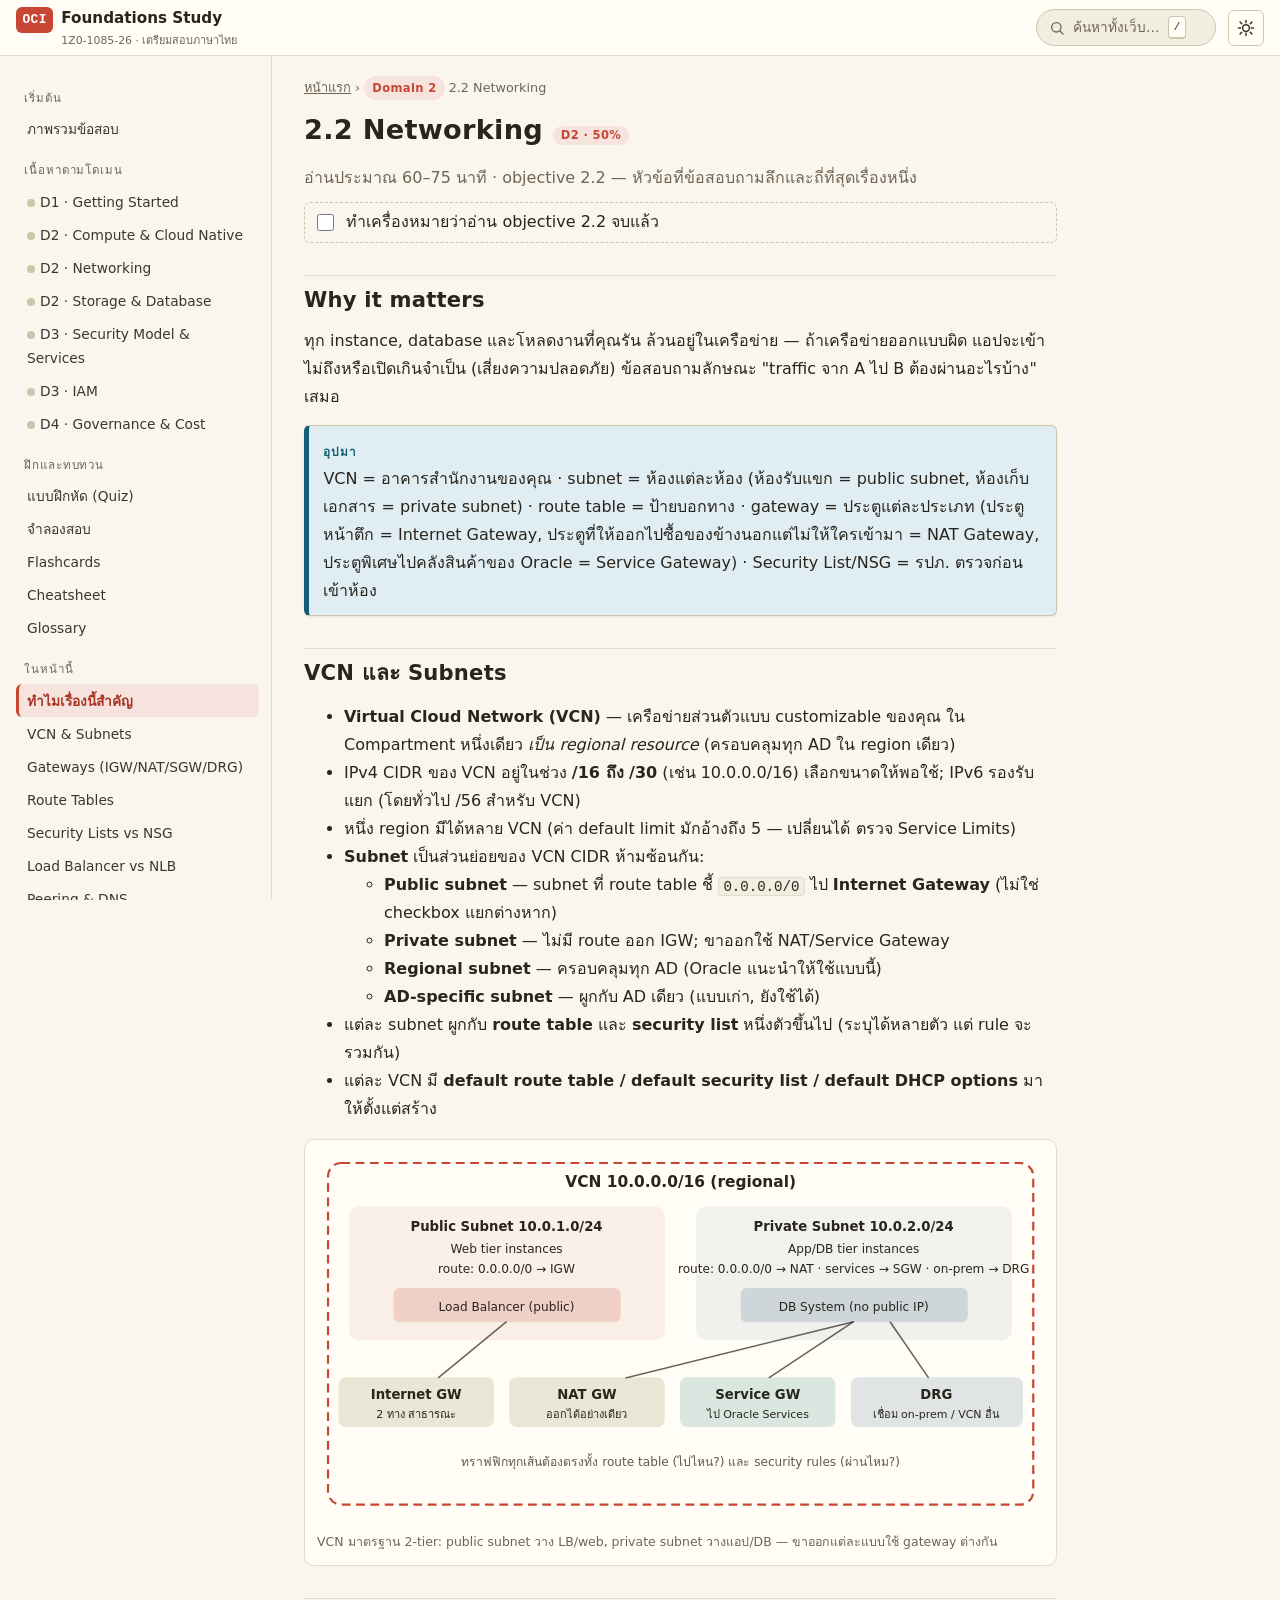
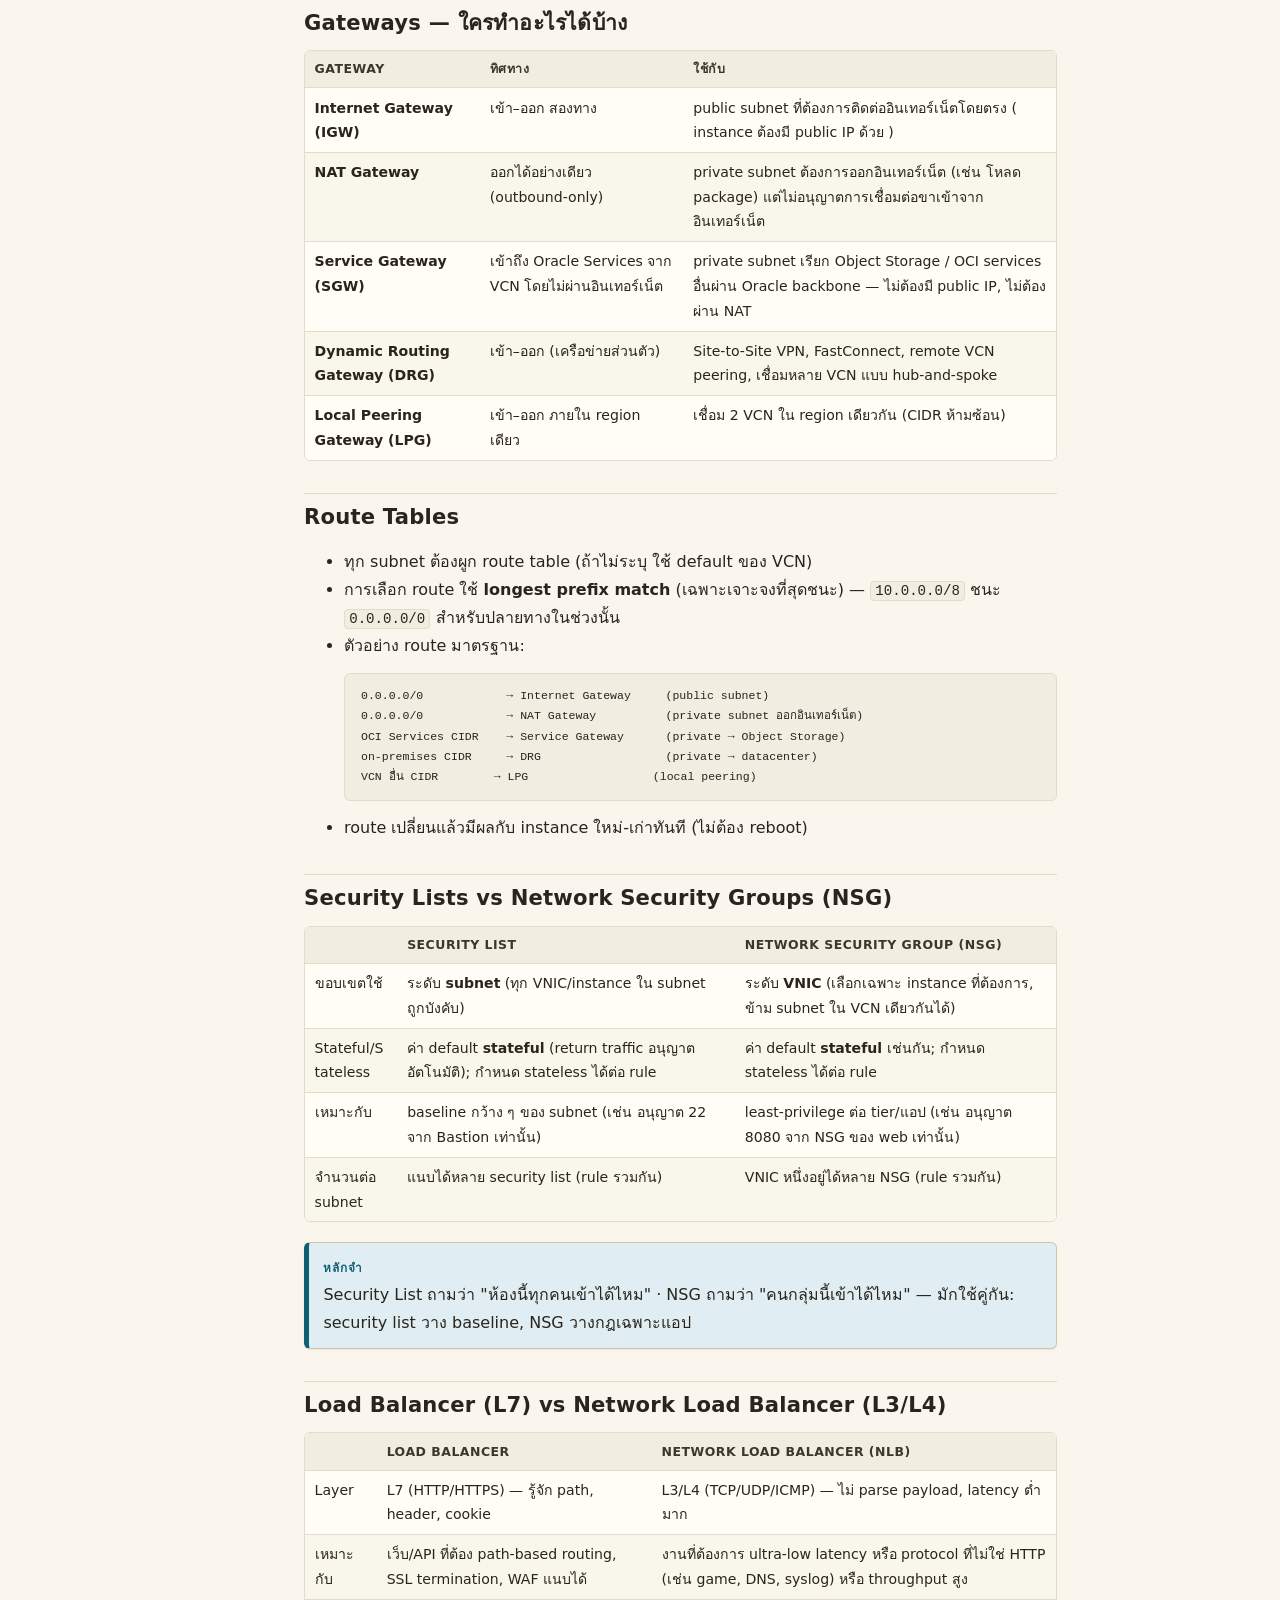
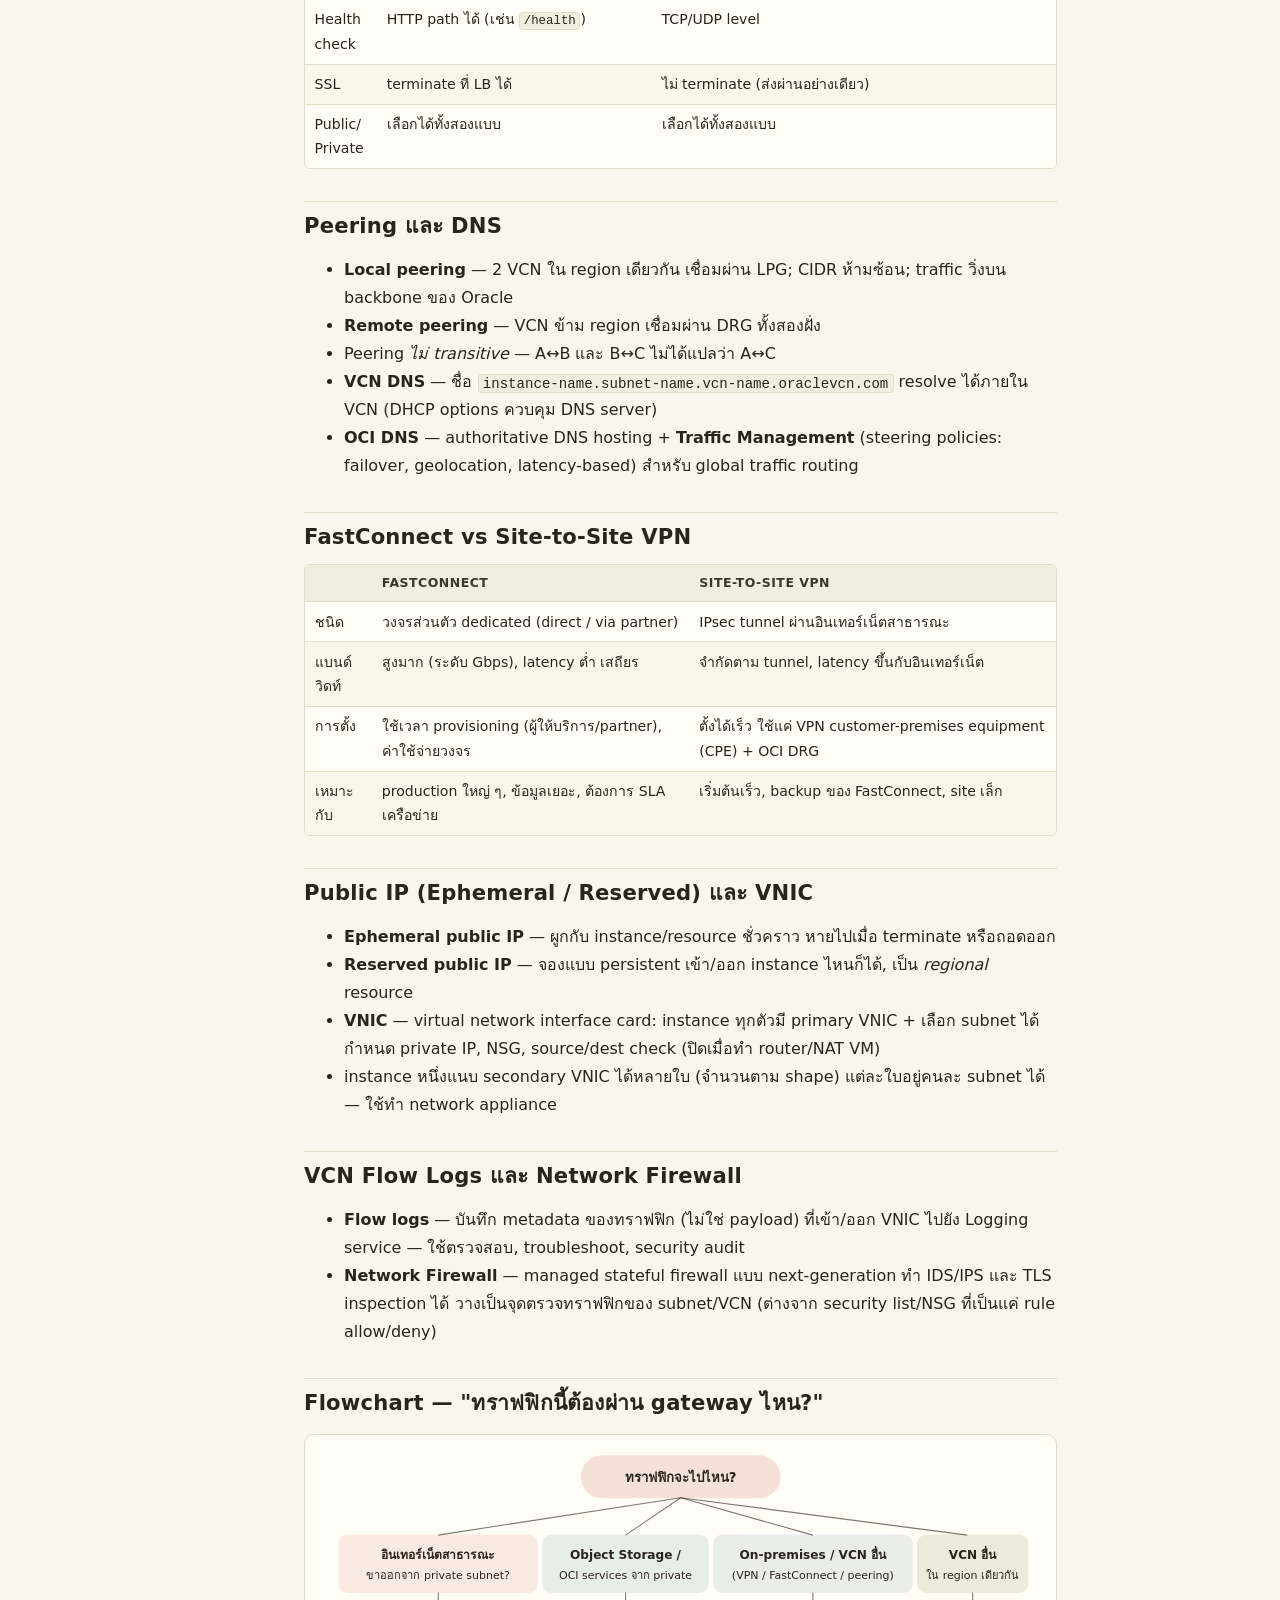
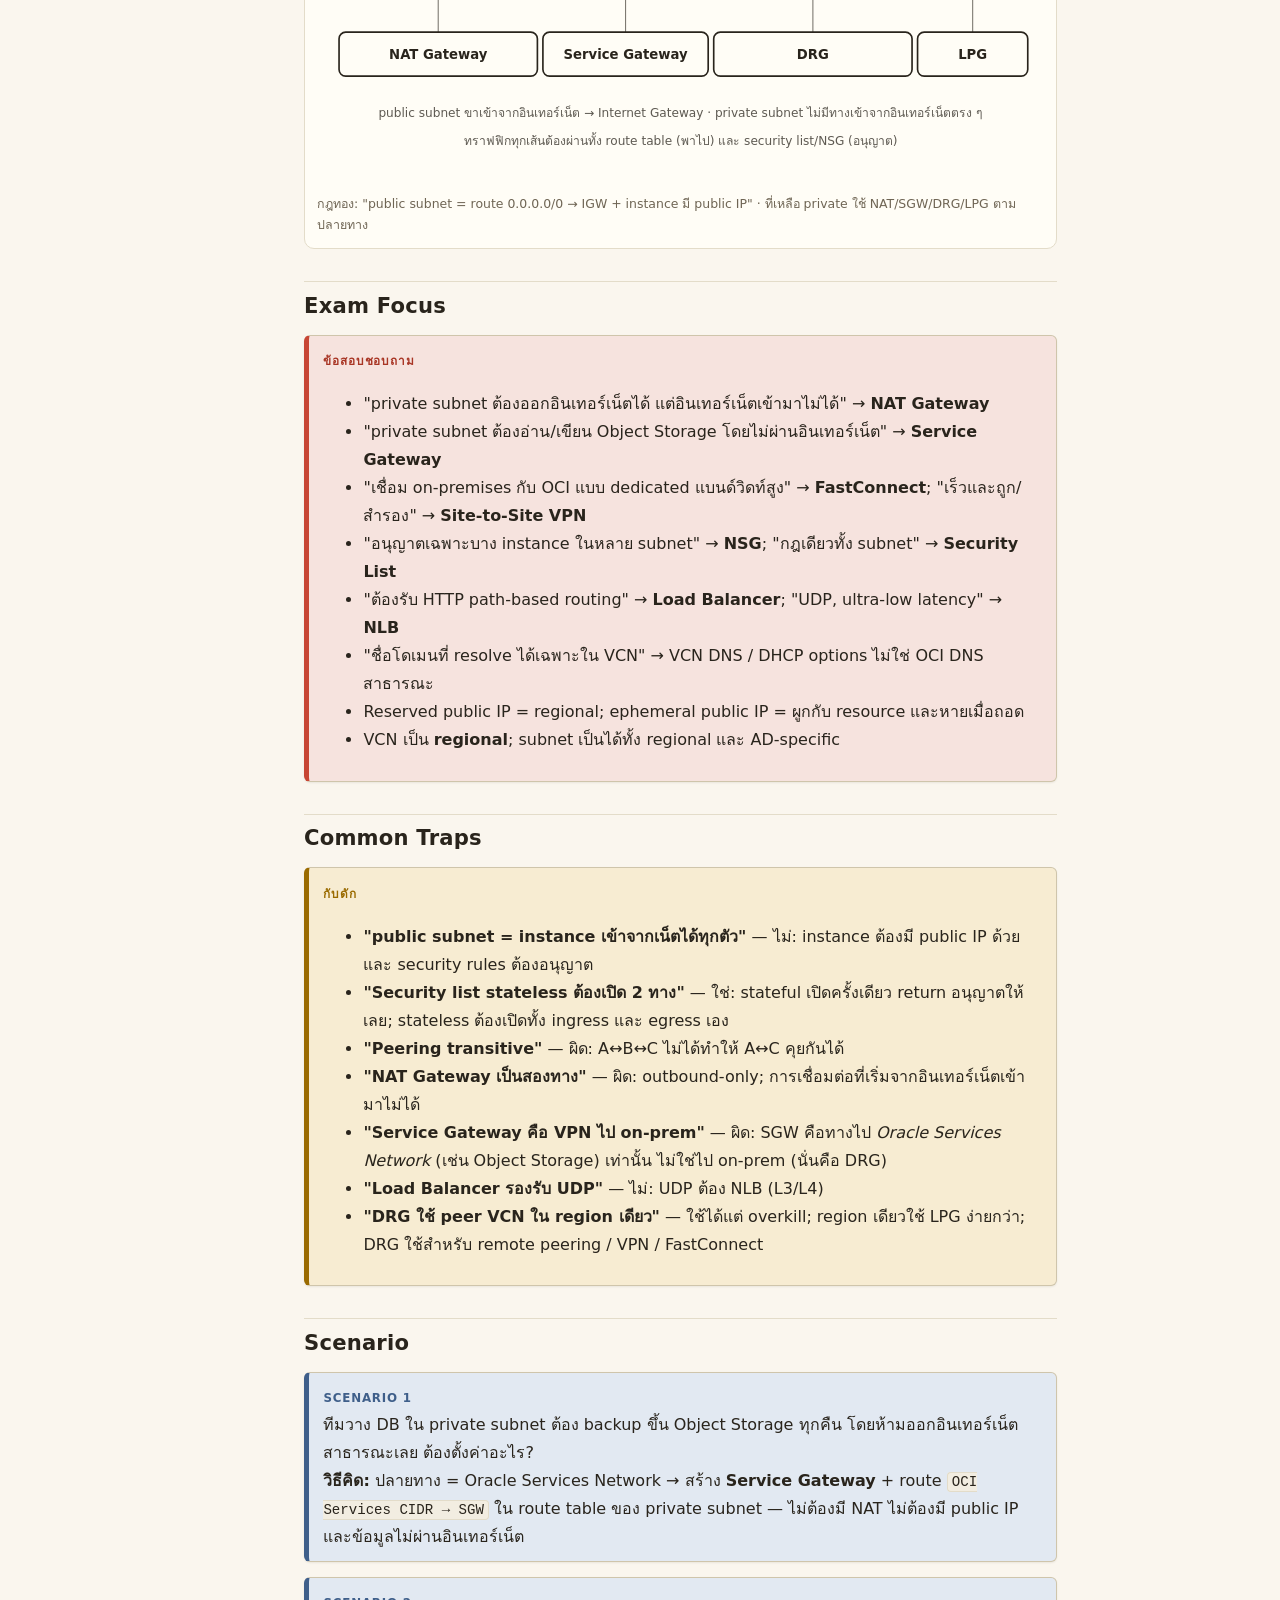
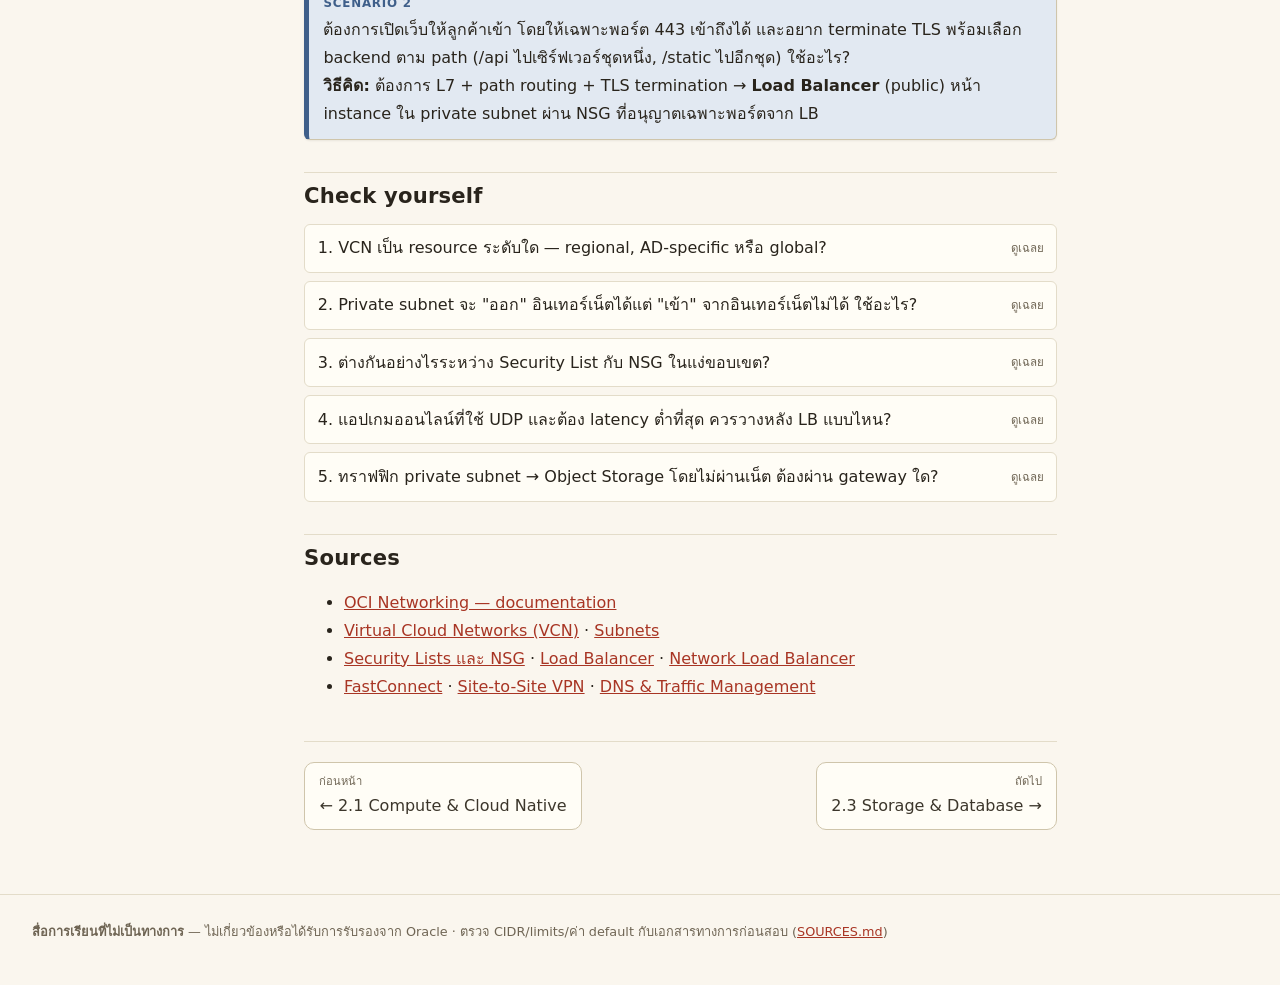
<file: d2b-networking.html>
<!doctype html>
<html lang="th">
<head>
<meta charset="utf-8">
<meta name="viewport" content="width=device-width, initial-scale=1">
<title>2.2 Networking | OCI Foundations Study</title>
<meta name="description" content="OCI Networking: VCN, subnet (public/private, regional/AD-specific), route tables, Internet/NAT/Service Gateway, DRG, peering, Security Lists vs NSG, Load Balancer vs Network Load Balancer, FastConnect vs VPN, public IP, VNIC, Flow Logs">
<link rel="stylesheet" href="assets/css/style.css">
</head>
<body>
<header class="topbar">
  <button class="icon-btn menu-btn" data-drawer-toggle aria-label="เปิด/ปิดสารบัญ">
    <svg width="18" height="18" viewBox="0 0 24 24" fill="none" stroke="currentColor" stroke-width="2" stroke-linecap="round" aria-hidden="true"><line x1="4" y1="7" x2="20" y2="7"/><line x1="4" y1="12" x2="20" y2="12"/><line x1="4" y1="17" x2="20" y2="17"/></svg>
  </button>
  <a class="brand" href="index.html"><span class="brand-mark">OCI</span><span class="brand-name">Foundations Study<small>1Z0-1085-26 · เตรียมสอบภาษาไทย</small></span></a>
  <button class="search-btn" data-search-open aria-label="เปิดค้นหา">
    <svg width="16" height="16" viewBox="0 0 24 24" fill="none" stroke="currentColor" stroke-width="2" stroke-linecap="round" aria-hidden="true"><circle cx="11" cy="11" r="7"/><line x1="21" y1="21" x2="16.5" y2="16.5"/></svg>
    <span class="search-label">ค้นหาทั้งเว็บ…</span><kbd>/</kbd>
  </button>
  <button class="icon-btn" data-theme-toggle aria-label="สลับโหมดสว่าง/มืด/ตามระบบ">
    <svg width="18" height="18" viewBox="0 0 24 24" fill="none" stroke="currentColor" stroke-width="2" stroke-linecap="round" stroke-linejoin="round" aria-hidden="true"><circle cx="12" cy="12" r="4.5"/><path d="M12 2v3M12 19v3M2 12h3M19 12h3M4.2 4.2l2.1 2.1M17.7 17.7l2.1 2.1M4.2 19.8l2.1-2.1M17.7 6.3l2.1-2.1"/></svg>
  </button>
</header>
<div class="drawer-backdrop" aria-hidden="true"></div>

<div class="layout">
<aside class="sidebar" aria-label="สารบัญเว็บไซต์">
  <nav>
    <div class="toc-title">เริ่มต้น</div>
    <ol><li><a href="index.html">ภาพรวมข้อสอบ</a></li></ol>
    <div class="toc-title">เนื้อหาตามโดเมน</div>
    <ol>
      <li><a href="d1-getting-started.html" data-objective-link="1.1"><span class="obj-dot"></span>D1 · Getting Started</a></li>
      <li><a href="d2a-compute-cloud-native.html" data-objective-link="2.1"><span class="obj-dot"></span>D2 · Compute &amp; Cloud Native</a></li>
      <li><a href="d2b-networking.html" data-objective-link="2.2" aria-current="page"><span class="obj-dot"></span>D2 · Networking</a></li>
      <li><a href="d2c-storage-database.html" data-objective-link="2.3"><span class="obj-dot"></span>D2 · Storage &amp; Database</a></li>
      <li><a href="d3a-shared-security-services.html" data-objective-link="3.2"><span class="obj-dot"></span>D3 · Security Model &amp; Services</a></li>
      <li><a href="d3b-iam.html" data-objective-link="3.3"><span class="obj-dot"></span>D3 · IAM</a></li>
      <li><a href="d4-governance-cost.html" data-objective-link="4.1"><span class="obj-dot"></span>D4 · Governance &amp; Cost</a></li>
    </ol>
    <div class="toc-title">ฝึกและทบทวน</div>
    <ol>
      <li><a href="quiz.html">แบบฝึกหัด (Quiz)</a></li>
      <li><a href="exam.html">จำลองสอบ</a></li>
      <li><a href="flashcards.html">Flashcards</a></li>
      <li><a href="cheatsheet.html">Cheatsheet</a></li>
      <li><a href="glossary.html">Glossary</a></li>
    </ol>
    <div class="toc-title">ในหน้านี้</div>
    <ol>
      <li><a href="#why">ทำไมเรื่องนี้สำคัญ</a></li>
      <li><a href="#vcn">VCN &amp; Subnets</a></li>
      <li><a href="#gateways">Gateways (IGW/NAT/SGW/DRG)</a></li>
      <li><a href="#routes">Route Tables</a></li>
      <li><a href="#seclist-nsg">Security Lists vs NSG</a></li>
      <li><a href="#lb">Load Balancer vs NLB</a></li>
      <li><a href="#peering">Peering &amp; DNS</a></li>
      <li><a href="#connect">FastConnect vs VPN</a></li>
      <li><a href="#publicip-vnic">Public IP &amp; VNIC</a></li>
      <li><a href="#flowlogs">Flow Logs &amp; Network Firewall</a></li>
      <li><a href="#gateway-flowchart">Flowchart: ทราฟฟิกต้องผ่านอะไร?</a></li>
      <li><a href="#exam-focus">Exam Focus</a></li>
      <li><a href="#traps">Common Traps</a></li>
      <li><a href="#scenario">Scenario</a></li>
      <li><a href="#check">Check yourself</a></li>
      <li><a href="#sources">Sources</a></li>
    </ol>
  </nav>
</aside>

<main class="content">
<nav class="breadcrumb" aria-label="breadcrumb"><a href="index.html">หน้าแรก</a> › <span class="badge badge-d2">Domain 2</span> 2.2 Networking</nav>
<article class="article">

  <h1>2.2 Networking <span class="badge badge-d2">D2 · 50%</span></h1>
  <p style="color:var(--muted)">อ่านประมาณ 60–75 นาที · objective 2.2 — หัวข้อที่ข้อสอบถามลึกและถี่ที่สุดเรื่องหนึ่ง</p>

  <label class="objective-check" style="border:1px dashed var(--border-strong);border-radius:var(--radius-s);margin:.5rem 0 1rem">
    <input type="checkbox" data-objective-id="2.2"> ทำเครื่องหมายว่าอ่าน objective 2.2 จบแล้ว
  </label>

  <h2 id="why">Why it matters</h2>
  <p>ทุก instance, database และโหลดงานที่คุณรัน ล้วนอยู่ในเครือข่าย — ถ้าเครือข่ายออกแบบผิด แอปจะเข้าไม่ถึงหรือเปิดเกินจำเป็น (เสี่ยงความปลอดภัย) ข้อสอบถามลักษณะ "traffic จาก A ไป B ต้องผ่านอะไรบ้าง" เสมอ</p>
  <div class="callout callout-tip"><span class="callout-title">อุปมา</span><br>
  VCN = อาคารสำนักงานของคุณ · subnet = ห้องแต่ละห้อง (ห้องรับแขก = public subnet, ห้องเก็บเอกสาร = private subnet) · route table = ป้ายบอกทาง · gateway = ประตูแต่ละประเภท (ประตูหน้าตึก = Internet Gateway, ประตูที่ให้ออกไปซื้อของข้างนอกแต่ไม่ให้ใครเข้ามา = NAT Gateway, ประตูพิเศษไปคลังสินค้าของ Oracle = Service Gateway) · Security List/NSG = รปภ. ตรวจก่อนเข้าห้อง</div>

  <h2 id="vcn">VCN และ Subnets</h2>
  <ul>
    <li><strong>Virtual Cloud Network (VCN)</strong> — เครือข่ายส่วนตัวแบบ customizable ของคุณ ใน Compartment หนึ่งเดียว <em>เป็น regional resource</em> (ครอบคลุมทุก AD ใน region เดียว)</li>
    <li>IPv4 CIDR ของ VCN อยู่ในช่วง <strong>/16 ถึง /30</strong> (เช่น 10.0.0.0/16) เลือกขนาดให้พอใช้; IPv6 รองรับแยก (โดยทั่วไป /56 สำหรับ VCN)</li>
    <li>หนึ่ง region มีได้หลาย VCN (ค่า default limit มักอ้างถึง 5 — เปลี่ยนได้ ตรวจ Service Limits)</li>
    <li><strong>Subnet</strong> เป็นส่วนย่อยของ VCN CIDR ห้ามซ้อนกัน:
      <ul>
        <li><strong>Public subnet</strong> — subnet ที่ route table ชี้ <code>0.0.0.0/0</code> ไป <strong>Internet Gateway</strong> (ไม่ใช่ checkbox แยกต่างหาก)</li>
        <li><strong>Private subnet</strong> — ไม่มี route ออก IGW; ขาออกใช้ NAT/Service Gateway</li>
        <li><strong>Regional subnet</strong> — ครอบคลุมทุก AD (Oracle แนะนำให้ใช้แบบนี้)</li>
        <li><strong>AD-specific subnet</strong> — ผูกกับ AD เดียว (แบบเก่า, ยังใช้ได้)</li>
      </ul></li>
    <li>แต่ละ subnet ผูกกับ <strong>route table</strong> และ <strong>security list</strong> หนึ่งตัวขึ้นไป (ระบุได้หลายตัว แต่ rule จะรวมกัน)</li>
    <li>แต่ละ VCN มี <strong>default route table / default security list / default DHCP options</strong> มาให้ตั้งแต่สร้าง</li>
  </ul>

  <figure class="diagram" role="img" aria-label="แผนภาพ VCN แบบครบวงจร: VCN 10.0.0.0/16 มี public subnet และ private subnet พร้อม gateway ต่าง ๆ">
    <svg viewBox="0 0 660 330" width="100%" height="auto" xmlns="http://www.w3.org/2000/svg" font-family="inherit">
      <!-- VCN boundary -->
      <rect x="10" y="10" width="640" height="310" rx="12" fill="none" stroke="#c74634" stroke-width="2" stroke-dasharray="8 5"/>
      <text x="330" y="32" text-anchor="middle" font-size="14" font-weight="bold" fill="currentColor">VCN 10.0.0.0/16 (regional)</text>

      <!-- public subnet -->
      <rect x="30" y="50" width="285" height="120" rx="8" fill="#c74634" opacity="0.07" stroke="#c74634" stroke-width="1.5"/>
      <text x="172" y="72" text-anchor="middle" font-size="12" font-weight="bold" fill="currentColor">Public Subnet 10.0.1.0/24</text>
      <text x="172" y="92" text-anchor="middle" font-size="11" fill="currentColor">Web tier instances</text>
      <text x="172" y="110" text-anchor="middle" font-size="11" fill="currentColor">route: 0.0.0.0/0 → IGW</text>
      <rect x="70" y="124" width="205" height="30" rx="5" fill="#c74634" opacity="0.18" stroke="#c74634"/>
      <text x="172" y="144" text-anchor="middle" font-size="11" fill="currentColor">Load Balancer (public)</text>

      <!-- private subnet -->
      <rect x="345" y="50" width="285" height="120" rx="8" fill="#3f5f8a" opacity="0.07" stroke="#3f5f8a" stroke-width="1.5"/>
      <text x="487" y="72" text-anchor="middle" font-size="12" font-weight="bold" fill="currentColor">Private Subnet 10.0.2.0/24</text>
      <text x="487" y="92" text-anchor="middle" font-size="11" fill="currentColor">App/DB tier instances</text>
      <text x="487" y="110" text-anchor="middle" font-size="11" fill="currentColor">route: 0.0.0.0/0 → NAT · services → SGW · on-prem → DRG</text>
      <rect x="385" y="124" width="205" height="30" rx="5" fill="#3f5f8a" opacity="0.18" stroke="#3f5f8a"/>
      <text x="487" y="144" text-anchor="middle" font-size="11" fill="currentColor">DB System (no public IP)</text>

      <!-- gateways row -->
      <rect x="20" y="205" width="140" height="44" rx="6" fill="#7a6a1f" opacity="0.15" stroke="#7a6a1f"/>
      <text x="90" y="224" text-anchor="middle" font-size="12" font-weight="bold" fill="currentColor">Internet GW</text>
      <text x="90" y="241" text-anchor="middle" font-size="10" fill="currentColor">2 ทาง สาธารณะ</text>

      <rect x="175" y="205" width="140" height="44" rx="6" fill="#7a6a1f" opacity="0.15" stroke="#7a6a1f"/>
      <text x="245" y="224" text-anchor="middle" font-size="12" font-weight="bold" fill="currentColor">NAT GW</text>
      <text x="245" y="241" text-anchor="middle" font-size="10" fill="currentColor">ออกได้อย่างเดียว</text>

      <rect x="330" y="205" width="140" height="44" rx="6" fill="#0f6f6b" opacity="0.15" stroke="#0f6f6b"/>
      <text x="400" y="224" text-anchor="middle" font-size="12" font-weight="bold" fill="currentColor">Service GW</text>
      <text x="400" y="241" text-anchor="middle" font-size="10" fill="currentColor">ไป Oracle Services</text>

      <rect x="485" y="205" width="155" height="44" rx="6" fill="#3f5f8a" opacity="0.15" stroke="#3f5f8a"/>
      <text x="562" y="224" text-anchor="middle" font-size="12" font-weight="bold" fill="currentColor">DRG</text>
      <text x="562" y="241" text-anchor="middle" font-size="10" fill="currentColor">เชื่อม on-prem / VCN อื่น</text>

      <!-- arrows -->
      <line x1="172" y1="154" x2="110" y2="205" stroke="currentColor" stroke-width="1.4" opacity="0.7"/>
      <line x1="487" y1="154" x2="280" y2="205" stroke="currentColor" stroke-width="1.4" opacity="0.7"/>
      <line x1="487" y1="154" x2="410" y2="205" stroke="currentColor" stroke-width="1.4" opacity="0.7"/>
      <line x1="520" y1="154" x2="555" y2="205" stroke="currentColor" stroke-width="1.4" opacity="0.7"/>
      <text x="330" y="285" text-anchor="middle" font-size="11" fill="currentColor" opacity="0.75">ทราฟฟิกทุกเส้นต้องตรงทั้ง route table (ไปไหน?) และ security rules (ผ่านไหม?)</text>
    </svg>
    <figcaption>VCN มาตรฐาน 2-tier: public subnet วาง LB/web, private subnet วางแอป/DB — ขาออกแต่ละแบบใช้ gateway ต่างกัน</figcaption>
  </figure>

  <h2 id="gateways">Gateways — ใครทำอะไรได้บ้าง</h2>
  <div class="table-wrap"><table>
    <thead><tr><th>Gateway</th><th>ทิศทาง</th><th>ใช้กับ</th></tr></thead>
    <tbody>
      <tr><td><strong>Internet Gateway (IGW)</strong></td><td>เข้า–ออก สองทาง</td><td>public subnet ที่ต้องการติดต่ออินเทอร์เน็ตโดยตรง ( instance ต้องมี public IP ด้วย )</td></tr>
      <tr><td><strong>NAT Gateway</strong></td><td>ออกได้อย่างเดียว (outbound-only)</td><td>private subnet ต้องการออกอินเทอร์เน็ต (เช่น โหลด package) แต่ไม่อนุญาตการเชื่อมต่อขาเข้าจากอินเทอร์เน็ต</td></tr>
      <tr><td><strong>Service Gateway (SGW)</strong></td><td>เข้าถึง Oracle Services จาก VCN โดยไม่ผ่านอินเทอร์เน็ต</td><td>private subnet เรียก Object Storage / OCI services อื่นผ่าน Oracle backbone — ไม่ต้องมี public IP, ไม่ต้องผ่าน NAT</td></tr>
      <tr><td><strong>Dynamic Routing Gateway (DRG)</strong></td><td>เข้า–ออก (เครือข่ายส่วนตัว)</td><td>Site-to-Site VPN, FastConnect, remote VCN peering, เชื่อมหลาย VCN แบบ hub-and-spoke</td></tr>
      <tr><td><strong>Local Peering Gateway (LPG)</strong></td><td>เข้า–ออก ภายใน region เดียว</td><td>เชื่อม 2 VCN ใน region เดียวกัน (CIDR ห้ามซ้อน)</td></tr>
    </tbody>
  </table></div>

  <h2 id="routes">Route Tables</h2>
  <ul>
    <li>ทุก subnet ต้องผูก route table (ถ้าไม่ระบุ ใช้ default ของ VCN)</li>
    <li>การเลือก route ใช้ <strong>longest prefix match</strong> (เฉพาะเจาะจงที่สุดชนะ) — <code>10.0.0.0/8</code> ชนะ <code>0.0.0.0/0</code> สำหรับปลายทางในช่วงนั้น</li>
    <li>ตัวอย่าง route มาตรฐาน:
      <pre><code>0.0.0.0/0            → Internet Gateway     (public subnet)
0.0.0.0/0            → NAT Gateway          (private subnet ออกอินเทอร์เน็ต)
OCI Services CIDR    → Service Gateway      (private → Object Storage)
on-premises CIDR     → DRG                  (private → datacenter)
VCN อื่น CIDR        → LPG                  (local peering)</code></pre></li>
    <li>route เปลี่ยนแล้วมีผลกับ instance ใหม่-เก่าทันที (ไม่ต้อง reboot)</li>
  </ul>

  <h2 id="seclist-nsg">Security Lists vs Network Security Groups (NSG)</h2>
  <div class="table-wrap"><table>
    <thead><tr><th></th><th>Security List</th><th>Network Security Group (NSG)</th></tr></thead>
    <tbody>
      <tr><td>ขอบเขตใช้</td><td>ระดับ <strong>subnet</strong> (ทุก VNIC/instance ใน subnet ถูกบังคับ)</td><td>ระดับ <strong>VNIC</strong> (เลือกเฉพาะ instance ที่ต้องการ, ข้าม subnet ใน VCN เดียวกันได้)</td></tr>
      <tr><td>Stateful/Stateless</td><td>ค่า default <strong>stateful</strong> (return traffic อนุญาตอัตโนมัติ); กำหนด stateless ได้ต่อ rule</td><td>ค่า default <strong>stateful</strong> เช่นกัน; กำหนด stateless ได้ต่อ rule</td></tr>
      <tr><td>เหมาะกับ</td><td>baseline กว้าง ๆ ของ subnet (เช่น อนุญาต 22 จาก Bastion เท่านั้น)</td><td>least-privilege ต่อ tier/แอป (เช่น อนุญาต 8080 จาก NSG ของ web เท่านั้น)</td></tr>
      <tr><td>จำนวนต่อ subnet</td><td>แนบได้หลาย security list (rule รวมกัน)</td><td>VNIC หนึ่งอยู่ได้หลาย NSG (rule รวมกัน)</td></tr>
    </tbody>
  </table></div>
  <div class="callout callout-tip"><span class="callout-title">หลักจำ</span><br>
  Security List ถามว่า "ห้องนี้ทุกคนเข้าได้ไหม" · NSG ถามว่า "คนกลุ่มนี้เข้าได้ไหม" — มักใช้คู่กัน: security list วาง baseline, NSG วางกฎเฉพาะแอป</div>

  <h2 id="lb">Load Balancer (L7) vs Network Load Balancer (L3/L4)</h2>
  <div class="table-wrap"><table>
    <thead><tr><th></th><th>Load Balancer</th><th>Network Load Balancer (NLB)</th></tr></thead>
    <tbody>
      <tr><td>Layer</td><td>L7 (HTTP/HTTPS) — รู้จัก path, header, cookie</td><td>L3/L4 (TCP/UDP/ICMP) — ไม่ parse payload, latency ต่ำมาก</td></tr>
      <tr><td>เหมาะกับ</td><td>เว็บ/API ที่ต้อง path-based routing, SSL termination, WAF แนบได้</td><td>งานที่ต้องการ ultra-low latency หรือ protocol ที่ไม่ใช่ HTTP (เช่น game, DNS, syslog) หรือ throughput สูง</td></tr>
      <tr><td>Health check</td><td>HTTP path ได้ (เช่น <code>/health</code>)</td><td>TCP/UDP level</td></tr>
      <tr><td>SSL</td><td>terminate ที่ LB ได้</td><td>ไม่ terminate (ส่งผ่านอย่างเดียว)</td></tr>
      <tr><td>Public/Private</td><td>เลือกได้ทั้งสองแบบ</td><td>เลือกได้ทั้งสองแบบ</td></tr>
    </tbody>
  </table></div>

  <h2 id="peering">Peering และ DNS</h2>
  <ul>
    <li><strong>Local peering</strong> — 2 VCN ใน region เดียวกัน เชื่อมผ่าน LPG; CIDR ห้ามซ้อน; traffic วิ่งบน backbone ของ Oracle</li>
    <li><strong>Remote peering</strong> — VCN ข้าม region เชื่อมผ่าน DRG ทั้งสองฝั่ง</li>
    <li>Peering <em>ไม่ transitive</em> — A↔B และ B↔C ไม่ได้แปลว่า A↔C</li>
    <li><strong>VCN DNS</strong> — ชื่อ <code>instance-name.subnet-name.vcn-name.oraclevcn.com</code> resolve ได้ภายใน VCN (DHCP options ควบคุม DNS server)</li>
    <li><strong>OCI DNS</strong> — authoritative DNS hosting + <strong>Traffic Management</strong> (steering policies: failover, geolocation, latency-based) สำหรับ global traffic routing</li>
  </ul>

  <h2 id="connect">FastConnect vs Site-to-Site VPN</h2>
  <div class="table-wrap"><table>
    <thead><tr><th></th><th>FastConnect</th><th>Site-to-Site VPN</th></tr></thead>
    <tbody>
      <tr><td>ชนิด</td><td>วงจรส่วนตัว dedicated (direct / via partner)</td><td>IPsec tunnel ผ่านอินเทอร์เน็ตสาธารณะ</td></tr>
      <tr><td>แบนด์วิดท์</td><td>สูงมาก (ระดับ Gbps), latency ต่ำ เสถียร</td><td>จำกัดตาม tunnel, latency ขึ้นกับอินเทอร์เน็ต</td></tr>
      <tr><td>การตั้ง</td><td>ใช้เวลา provisioning (ผู้ให้บริการ/partner), ค่าใช้จ่ายวงจร</td><td>ตั้งได้เร็ว ใช้แค่ VPN customer-premises equipment (CPE) + OCI DRG</td></tr>
      <tr><td>เหมาะกับ</td><td>production ใหญ่ ๆ, ข้อมูลเยอะ, ต้องการ SLA เครือข่าย</td><td>เริ่มต้นเร็ว, backup ของ FastConnect, site เล็ก</td></tr>
    </tbody>
  </table></div>

  <h2 id="publicip-vnic">Public IP (Ephemeral / Reserved) และ VNIC</h2>
  <ul>
    <li><strong>Ephemeral public IP</strong> — ผูกกับ instance/resource ชั่วคราว หายไปเมื่อ terminate หรือถอดออก</li>
    <li><strong>Reserved public IP</strong> — จองแบบ persistent เข้า/ออก instance ไหนก็ได้, เป็น <em>regional</em> resource</li>
    <li><strong>VNIC</strong> — virtual network interface card: instance ทุกตัวมี primary VNIC + เลือก subnet ได้ กำหนด private IP, NSG, source/dest check (ปิดเมื่อทำ router/NAT VM)</li>
    <li>instance หนึ่งแนบ secondary VNIC ได้หลายใบ (จำนวนตาม shape) แต่ละใบอยู่คนละ subnet ได้ — ใช้ทำ network appliance</li>
  </ul>

  <h2 id="flowlogs">VCN Flow Logs และ Network Firewall</h2>
  <ul>
    <li><strong>Flow logs</strong> — บันทึก metadata ของทราฟฟิก (ไม่ใช่ payload) ที่เข้า/ออก VNIC ไปยัง Logging service — ใช้ตรวจสอบ, troubleshoot, security audit</li>
    <li><strong>Network Firewall</strong> — managed stateful firewall แบบ next-generation ทำ IDS/IPS และ TLS inspection ได้ วางเป็นจุดตรวจทราฟฟิกของ subnet/VCN (ต่างจาก security list/NSG ที่เป็นแค่ rule allow/deny)</li>
  </ul>

  <h2 id="gateway-flowchart">Flowchart — "ทราฟฟิกนี้ต้องผ่าน gateway ไหน?"</h2>
  <figure class="diagram" role="img" aria-label="ผังตัดสินใจเลือก gateway ตามปลายทางและทิศทางทราฟฟิก">
    <svg viewBox="0 0 660 300" width="100%" height="auto" xmlns="http://www.w3.org/2000/svg" font-family="inherit">
      <rect x="240" y="8" width="180" height="38" rx="19" fill="#c74634" opacity="0.15" stroke="#c74634"/>
      <text x="330" y="32" text-anchor="middle" font-size="12" font-weight="bold" fill="currentColor">ทราฟฟิกจะไปไหน?</text>

      <line x1="330" y1="46" x2="110" y2="80" stroke="currentColor" opacity="0.6"/>
      <line x1="330" y1="46" x2="280" y2="80" stroke="currentColor" opacity="0.6"/>
      <line x1="330" y1="46" x2="450" y2="80" stroke="currentColor" opacity="0.6"/>
      <line x1="330" y1="46" x2="590" y2="80" stroke="currentColor" opacity="0.6"/>

      <rect x="20" y="80" width="180" height="52" rx="8" fill="#c74634" opacity="0.1" stroke="#c74634"/>
      <text x="110" y="102" text-anchor="middle" font-size="11" font-weight="bold" fill="currentColor">อินเทอร์เน็ตสาธารณะ</text>
      <text x="110" y="120" text-anchor="middle" font-size="10" fill="currentColor">ขาออกจาก private subnet?</text>

      <rect x="205" y="80" width="150" height="52" rx="8" fill="#0f6f6b" opacity="0.1" stroke="#0f6f6b"/>
      <text x="280" y="102" text-anchor="middle" font-size="11" font-weight="bold" fill="currentColor">Object Storage /</text>
      <text x="280" y="120" text-anchor="middle" font-size="10" fill="currentColor">OCI services จาก private</text>

      <rect x="360" y="80" width="180" height="52" rx="8" fill="#3f5f8a" opacity="0.1" stroke="#3f5f8a"/>
      <text x="450" y="102" text-anchor="middle" font-size="11" font-weight="bold" fill="currentColor">On-premises / VCN อื่น</text>
      <text x="450" y="120" text-anchor="middle" font-size="10" fill="currentColor">(VPN / FastConnect / peering)</text>

      <rect x="545" y="80" width="100" height="52" rx="8" fill="#7a6a1f" opacity="0.12" stroke="#7a6a1f"/>
      <text x="595" y="102" text-anchor="middle" font-size="11" font-weight="bold" fill="currentColor">VCN อื่น</text>
      <text x="595" y="120" text-anchor="middle" font-size="10" fill="currentColor">ใน region เดียวกัน</text>

      <line x1="110" y1="132" x2="110" y2="168" stroke="currentColor" opacity="0.6"/>
      <line x1="280" y1="132" x2="280" y2="168" stroke="currentColor" opacity="0.6"/>
      <line x1="450" y1="132" x2="450" y2="168" stroke="currentColor" opacity="0.6"/>
      <line x1="595" y1="132" x2="595" y2="168" stroke="currentColor" opacity="0.6"/>

      <rect x="20" y="168" width="180" height="40" rx="6" fill="none" stroke="currentColor" stroke-width="1.5"/>
      <text x="110" y="192" text-anchor="middle" font-size="12" font-weight="bold" fill="currentColor">NAT Gateway</text>

      <rect x="205" y="168" width="150" height="40" rx="6" fill="none" stroke="currentColor" stroke-width="1.5"/>
      <text x="280" y="192" text-anchor="middle" font-size="12" font-weight="bold" fill="currentColor">Service Gateway</text>

      <rect x="360" y="168" width="180" height="40" rx="6" fill="none" stroke="currentColor" stroke-width="1.5"/>
      <text x="450" y="192" text-anchor="middle" font-size="12" font-weight="bold" fill="currentColor">DRG</text>

      <rect x="545" y="168" width="100" height="40" rx="6" fill="none" stroke="currentColor" stroke-width="1.5"/>
      <text x="595" y="192" text-anchor="middle" font-size="12" font-weight="bold" fill="currentColor">LPG</text>

      <text x="330" y="245" text-anchor="middle" font-size="11" fill="currentColor" opacity="0.75">public subnet ขาเข้าจากอินเทอร์เน็ต → Internet Gateway · private subnet ไม่มีทางเข้าจากอินเทอร์เน็ตตรง ๆ</text>
      <text x="330" y="270" text-anchor="middle" font-size="11" fill="currentColor" opacity="0.75">ทราฟฟิกทุกเส้นต้องผ่านทั้ง route table (พาไป) และ security list/NSG (อนุญาต)</text>
    </svg>
    <figcaption>กฎทอง: "public subnet = route 0.0.0.0/0 → IGW + instance มี public IP" · ที่เหลือ private ใช้ NAT/SGW/DRG/LPG ตามปลายทาง</figcaption>
  </figure>

  <h2 id="exam-focus">Exam Focus</h2>
  <div class="callout callout-exam"><span class="callout-title">ข้อสอบชอบถาม</span>
    <ul>
      <li>"private subnet ต้องออกอินเทอร์เน็ตได้ แต่อินเทอร์เน็ตเข้ามาไม่ได้" → <strong>NAT Gateway</strong></li>
      <li>"private subnet ต้องอ่าน/เขียน Object Storage โดยไม่ผ่านอินเทอร์เน็ต" → <strong>Service Gateway</strong></li>
      <li>"เชื่อม on-premises กับ OCI แบบ dedicated แบนด์วิดท์สูง" → <strong>FastConnect</strong>; "เร็วและถูก/สำรอง" → <strong>Site-to-Site VPN</strong></li>
      <li>"อนุญาตเฉพาะบาง instance ในหลาย subnet" → <strong>NSG</strong>; "กฎเดียวทั้ง subnet" → <strong>Security List</strong></li>
      <li>"ต้องรับ HTTP path-based routing" → <strong>Load Balancer</strong>; "UDP, ultra-low latency" → <strong>NLB</strong></li>
      <li>"ชื่อโดเมนที่ resolve ได้เฉพาะใน VCN" → VCN DNS / DHCP options ไม่ใช่ OCI DNS สาธารณะ</li>
      <li>Reserved public IP = regional; ephemeral public IP = ผูกกับ resource และหายเมื่อถอด</li>
      <li>VCN เป็น <strong>regional</strong>; subnet เป็นได้ทั้ง regional และ AD-specific</li>
    </ul>
  </div>

  <h2 id="traps">Common Traps</h2>
  <div class="callout callout-trap"><span class="callout-title">กับดัก</span>
    <ul>
      <li><strong>"public subnet = instance เข้าจากเน็ตได้ทุกตัว"</strong> — ไม่: instance ต้องมี public IP ด้วย และ security rules ต้องอนุญาต</li>
      <li><strong>"Security list stateless ต้องเปิด 2 ทาง"</strong> — ใช่: stateful เปิดครั้งเดียว return อนุญาตให้เลย; stateless ต้องเปิดทั้ง ingress และ egress เอง</li>
      <li><strong>"Peering transitive"</strong> — ผิด: A↔B↔C ไม่ได้ทำให้ A↔C คุยกันได้</li>
      <li><strong>"NAT Gateway เป็นสองทาง"</strong> — ผิด: outbound-only; การเชื่อมต่อที่เริ่มจากอินเทอร์เน็ตเข้ามาไม่ได้</li>
      <li><strong>"Service Gateway คือ VPN ไป on-prem"</strong> — ผิด: SGW คือทางไป <em>Oracle Services Network</em> (เช่น Object Storage) เท่านั้น ไม่ใช่ไป on-prem (นั่นคือ DRG)</li>
      <li><strong>"Load Balancer รองรับ UDP"</strong> — ไม่: UDP ต้อง NLB (L3/L4)</li>
      <li><strong>"DRG ใช้ peer VCN ใน region เดียว"</strong> — ใช้ได้แต่ overkill; region เดียวใช้ LPG ง่ายกว่า; DRG ใช้สำหรับ remote peering / VPN / FastConnect</li>
    </ul>
  </div>

  <h2 id="scenario">Scenario</h2>
  <div class="callout callout-scenario"><span class="callout-title">Scenario 1</span><br>
  ทีมวาง DB ใน private subnet ต้อง backup ขึ้น Object Storage ทุกคืน โดยห้ามออกอินเทอร์เน็ตสาธารณะเลย ต้องตั้งค่าอะไร?<br>
  <strong>วิธีคิด:</strong> ปลายทาง = Oracle Services Network → สร้าง <strong>Service Gateway</strong> + route <code>OCI Services CIDR → SGW</code> ใน route table ของ private subnet — ไม่ต้องมี NAT ไม่ต้องมี public IP และข้อมูลไม่ผ่านอินเทอร์เน็ต</div>
  <div class="callout callout-scenario"><span class="callout-title">Scenario 2</span><br>
  ต้องการเปิดเว็บให้ลูกค้าเข้า โดยให้เฉพาะพอร์ต 443 เข้าถึงได้ และอยาก terminate TLS พร้อมเลือก backend ตาม path (/api ไปเซิร์ฟเวอร์ชุดหนึ่ง, /static ไปอีกชุด) ใช้อะไร?<br>
  <strong>วิธีคิด:</strong> ต้องการ L7 + path routing + TLS termination → <strong>Load Balancer</strong> (public) หน้า instance ใน private subnet ผ่าน NSG ที่อนุญาตเฉพาะพอร์ตจาก LB</div>

  <h2 id="check">Check yourself</h2>
  <div class="check-item"><button class="check-q" aria-expanded="false"><span>1. VCN เป็น resource ระดับใด — regional, AD-specific หรือ global?</span><span class="check-toggle-hint">ดูเฉลย</span></button>
    <div class="check-a">Region — VCN ครอบคลุมทุก Availability Domain ใน region เดียว ใช้ข้าม region ไม่ได้</div></div>
  <div class="check-item"><button class="check-q" aria-expanded="false"><span>2. Private subnet จะ "ออก" อินเทอร์เน็ตได้แต่ "เข้า" จากอินเทอร์เน็ตไม่ได้ ใช้อะไร?</span><span class="check-toggle-hint">ดูเฉลย</span></button>
    <div class="check-a">NAT Gateway + route 0.0.0.0/0 → NAT ใน route table ของ subnet นั้น</div></div>
  <div class="check-item"><button class="check-q" aria-expanded="false"><span>3. ต่างกันอย่างไรระหว่าง Security List กับ NSG ในแง่ขอบเขต?</span><span class="check-toggle-hint">ดูเฉลย</span></button>
    <div class="check-a">Security List บังคับทุก VNIC ใน subnet; NSG เลือกเฉพาะ VNIC ที่ติด tag/อยู่ในกลุ่มได้ ข้าม subnet ใน VCN เดียวกันได้ เหมาะกับ least privilege</div></div>
  <div class="check-item"><button class="check-q" aria-expanded="false"><span>4. แอปเกมออนไลน์ที่ใช้ UDP และต้อง latency ต่ำที่สุด ควรวางหลัง LB แบบไหน?</span><span class="check-toggle-hint">ดูเฉลย</span></button>
    <div class="check-a">Network Load Balancer (L3/L4) — Load Balancer (L7) รองรับเฉพาะ HTTP/HTTPS/TCP/SSL ที่ terminate ไม่ใช่ UDP</div></div>
  <div class="check-item"><button class="check-q" aria-expanded="false"><span>5. ทราฟฟิก private subnet → Object Storage โดยไม่ผ่านเน็ต ต้องผ่าน gateway ใด?</span><span class="check-toggle-hint">ดูเฉลย</span></button>
    <div class="check-a">Service Gateway (SGW) — ทางพิเศษไป Oracle Services Network บน backbone ของ Oracle</div></div>

  <h2 id="sources">Sources</h2>
  <ul>
    <li><a href="https://docs.oracle.com/en-us/iaas/Content/Network/Concepts/landing.htm" target="_blank" rel="noopener">OCI Networking — documentation</a></li>
    <li><a href="https://docs.oracle.com/en-us/iaas/Content/Network/Concepts/vcn.htm" target="_blank" rel="noopener">Virtual Cloud Networks (VCN)</a> · <a href="https://docs.oracle.com/en-us/iaas/Content/Network/Tasks/managingVCNs.htm" target="_blank" rel="noopener">Subnets</a></li>
    <li><a href="https://docs.oracle.com/en-us/iaas/Content/Network/Concepts/securityrules.htm" target="_blank" rel="noopener">Security Lists และ NSG</a> · <a href="https://docs.oracle.com/en-us/iaas/Content/Balance/home.htm" target="_blank" rel="noopener">Load Balancer</a> · <a href="https://docs.oracle.com/en-us/iaas/Content/NetworkLoadBalancer/home.htm" target="_blank" rel="noopener">Network Load Balancer</a></li>
    <li><a href="https://docs.oracle.com/en-us/iaas/Content/Network/Concepts/fastconnect.htm" target="_blank" rel="noopener">FastConnect</a> · <a href="https://docs.oracle.com/en-us/iaas/Content/Network/Concepts/site-to-site-vpn.htm" target="_blank" rel="noopener">Site-to-Site VPN</a> · <a href="https://docs.oracle.com/en-us/iaas/Content/DNS/home.htm" target="_blank" rel="noopener">DNS &amp; Traffic Management</a></li>
  </ul>

  <nav class="prevnext" aria-label="ไปยังหน้าก่อนหน้า/ถัดไป">
    <a href="d2a-compute-cloud-native.html"><small>ก่อนหน้า</small>← 2.1 Compute &amp; Cloud Native</a>
    <a href="d2c-storage-database.html" style="text-align:right"><small>ถัดไป</small>2.3 Storage &amp; Database →</a>
  </nav>
</article>
</main>
</div>

<footer class="footer">
  <p><strong>สื่อการเรียนที่ไม่เป็นทางการ</strong> — ไม่เกี่ยวข้องหรือได้รับการรับรองจาก Oracle · ตรวจ CIDR/limits/ค่า default กับเอกสารทางการก่อนสอบ (<a href="SOURCES.md">SOURCES.md</a>)</p>
</footer>

<div class="search-overlay" id="search-overlay" role="dialog" aria-modal="true" aria-label="ค้นหาทั้งเว็บ">
  <div class="search-panel">
    <input type="search" placeholder="ค้นหาหัวข้อ บริการ หรือศัพท์… (กด Esc เพื่อปิด)" aria-label="คำค้นหา" autocomplete="off">
    <div class="search-results" role="listbox" aria-label="ผลการค้นหา"></div>
  </div>
</div>
<script src="assets/js/search-index.js"></script>
<script src="assets/js/app.js"></script>
</body>
</html>
</file>
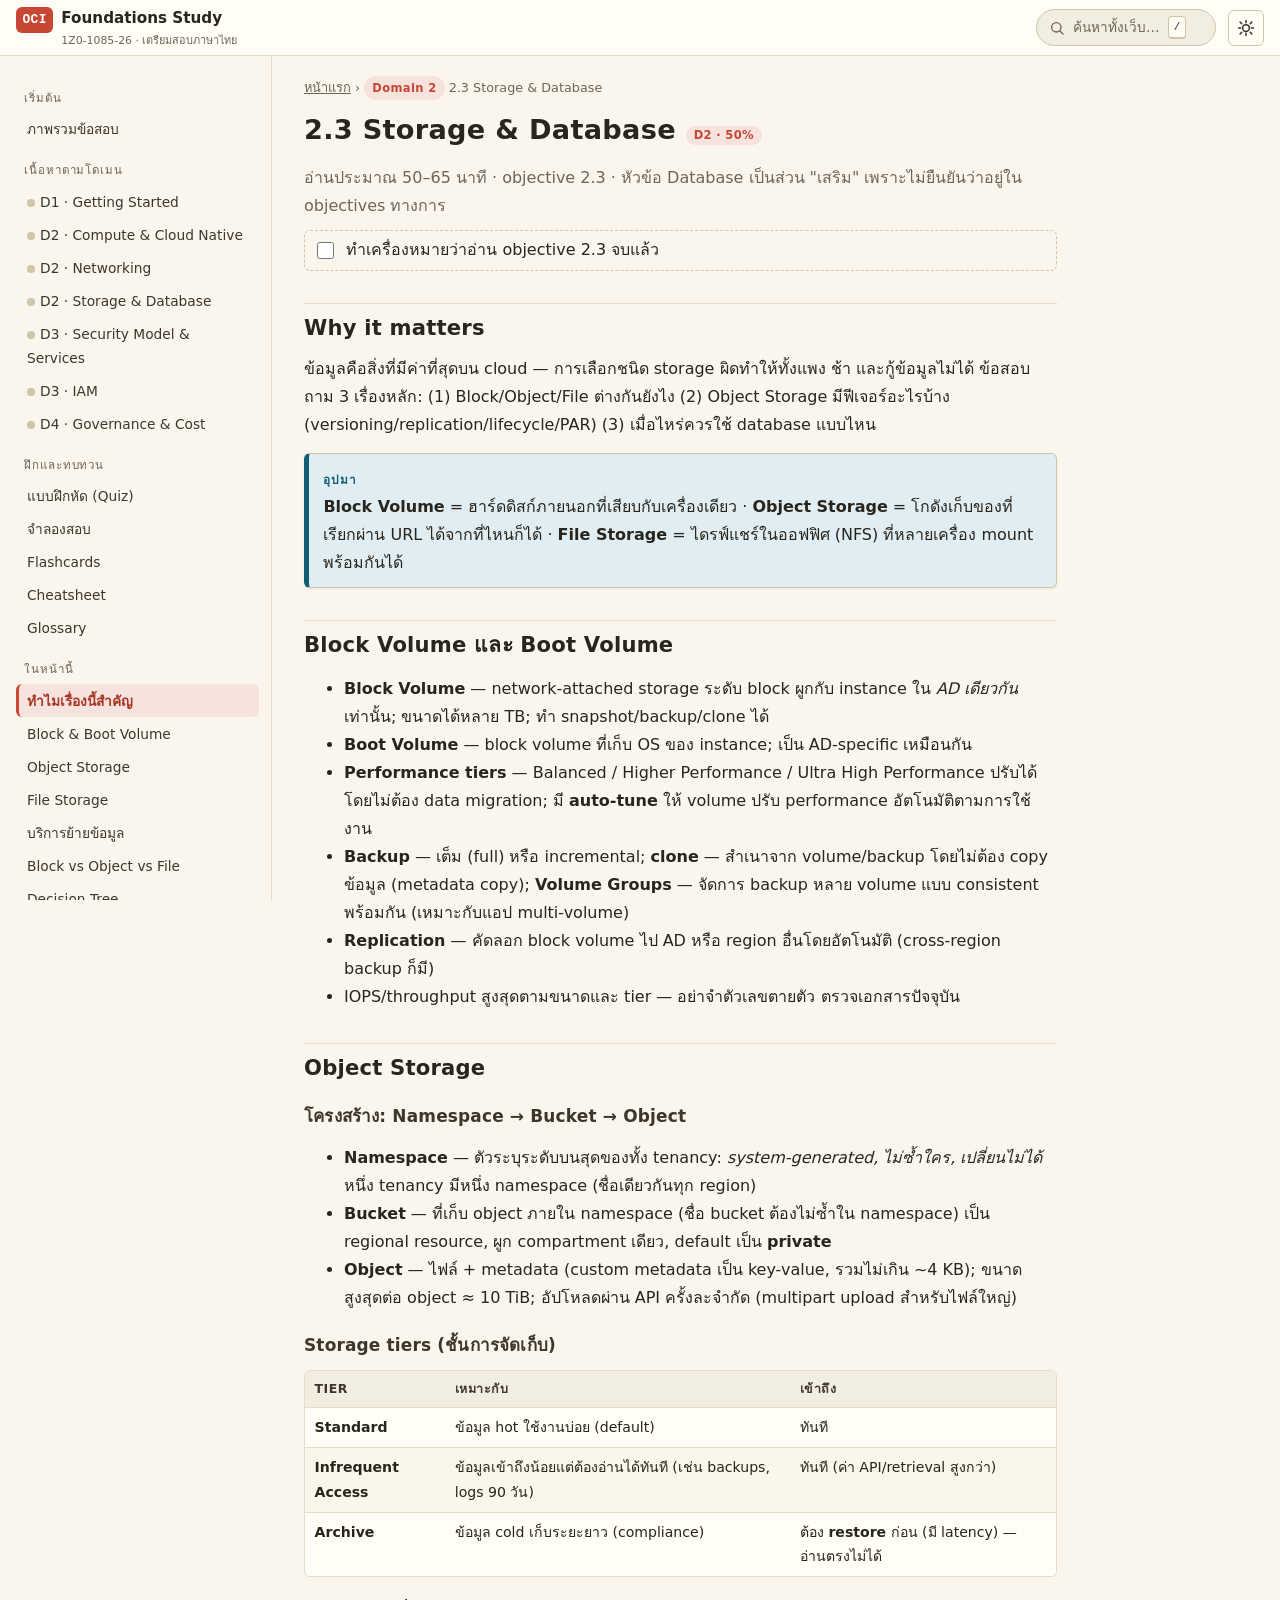
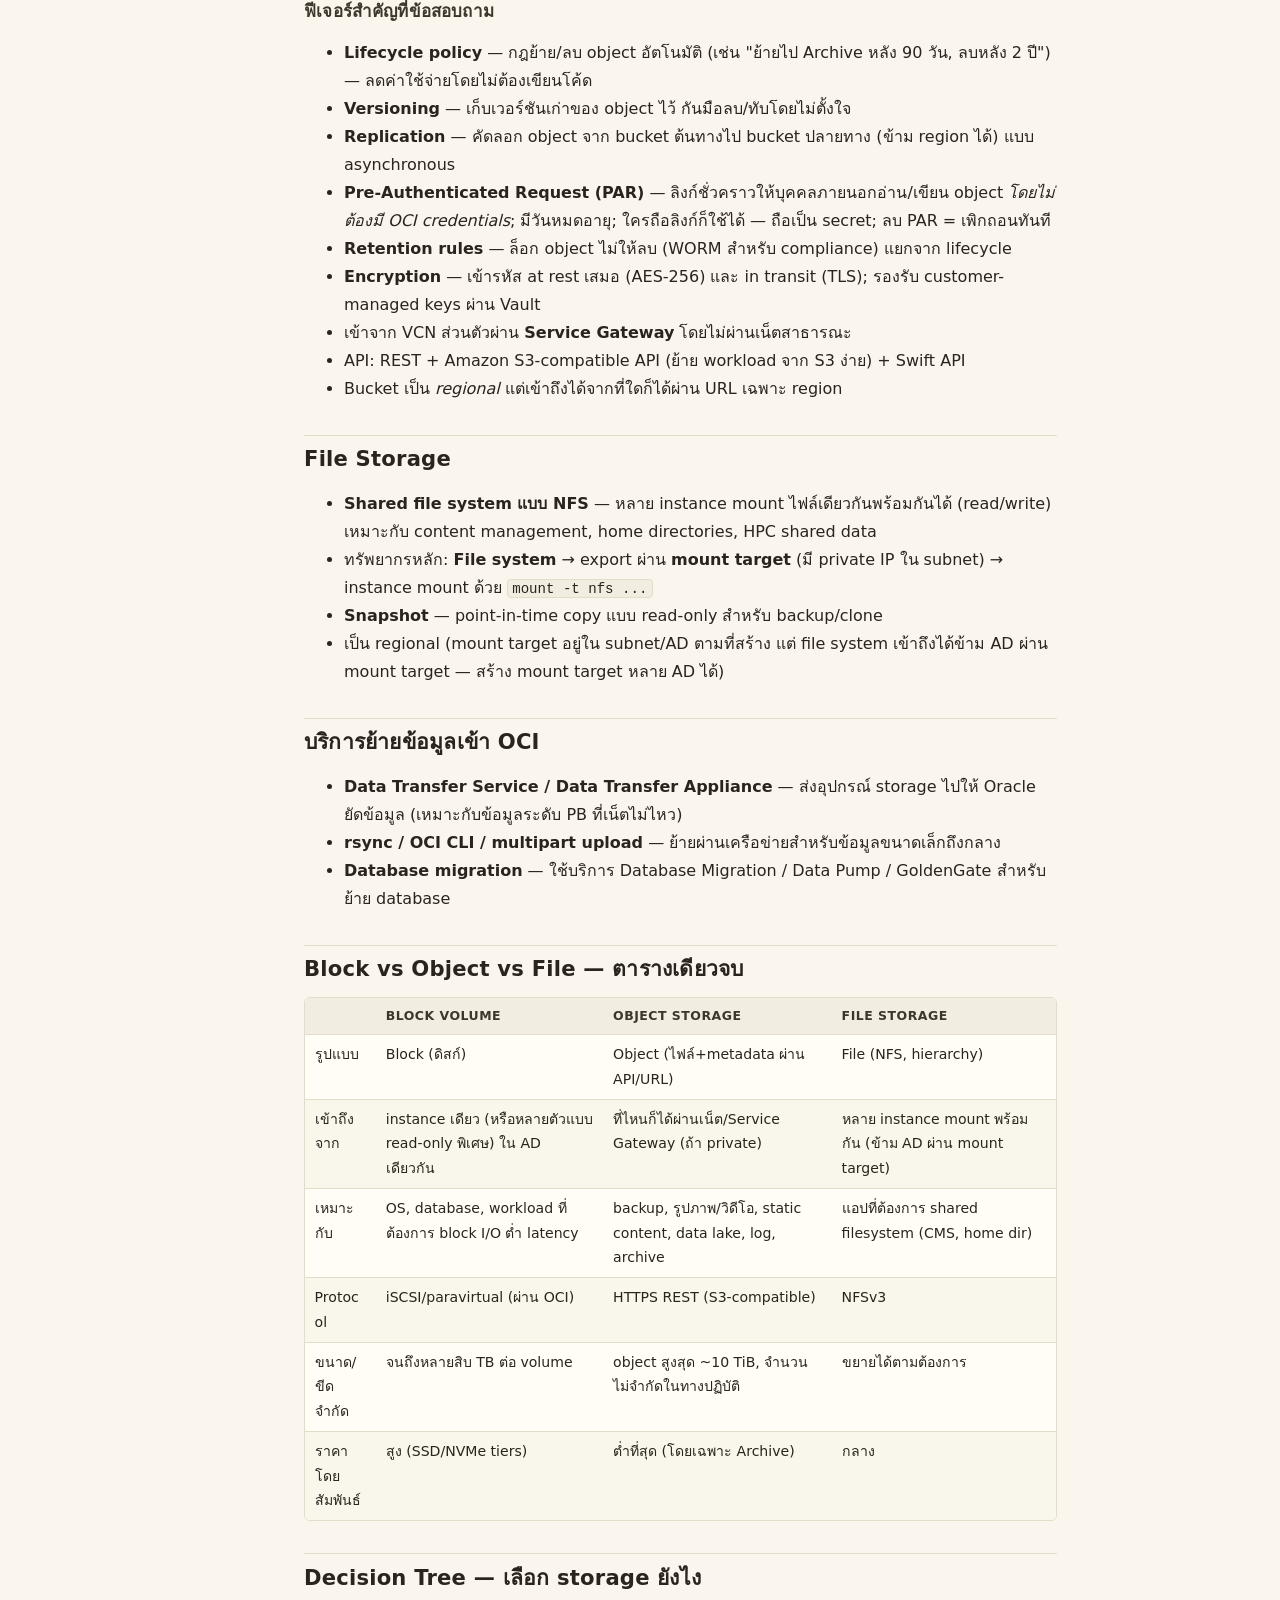
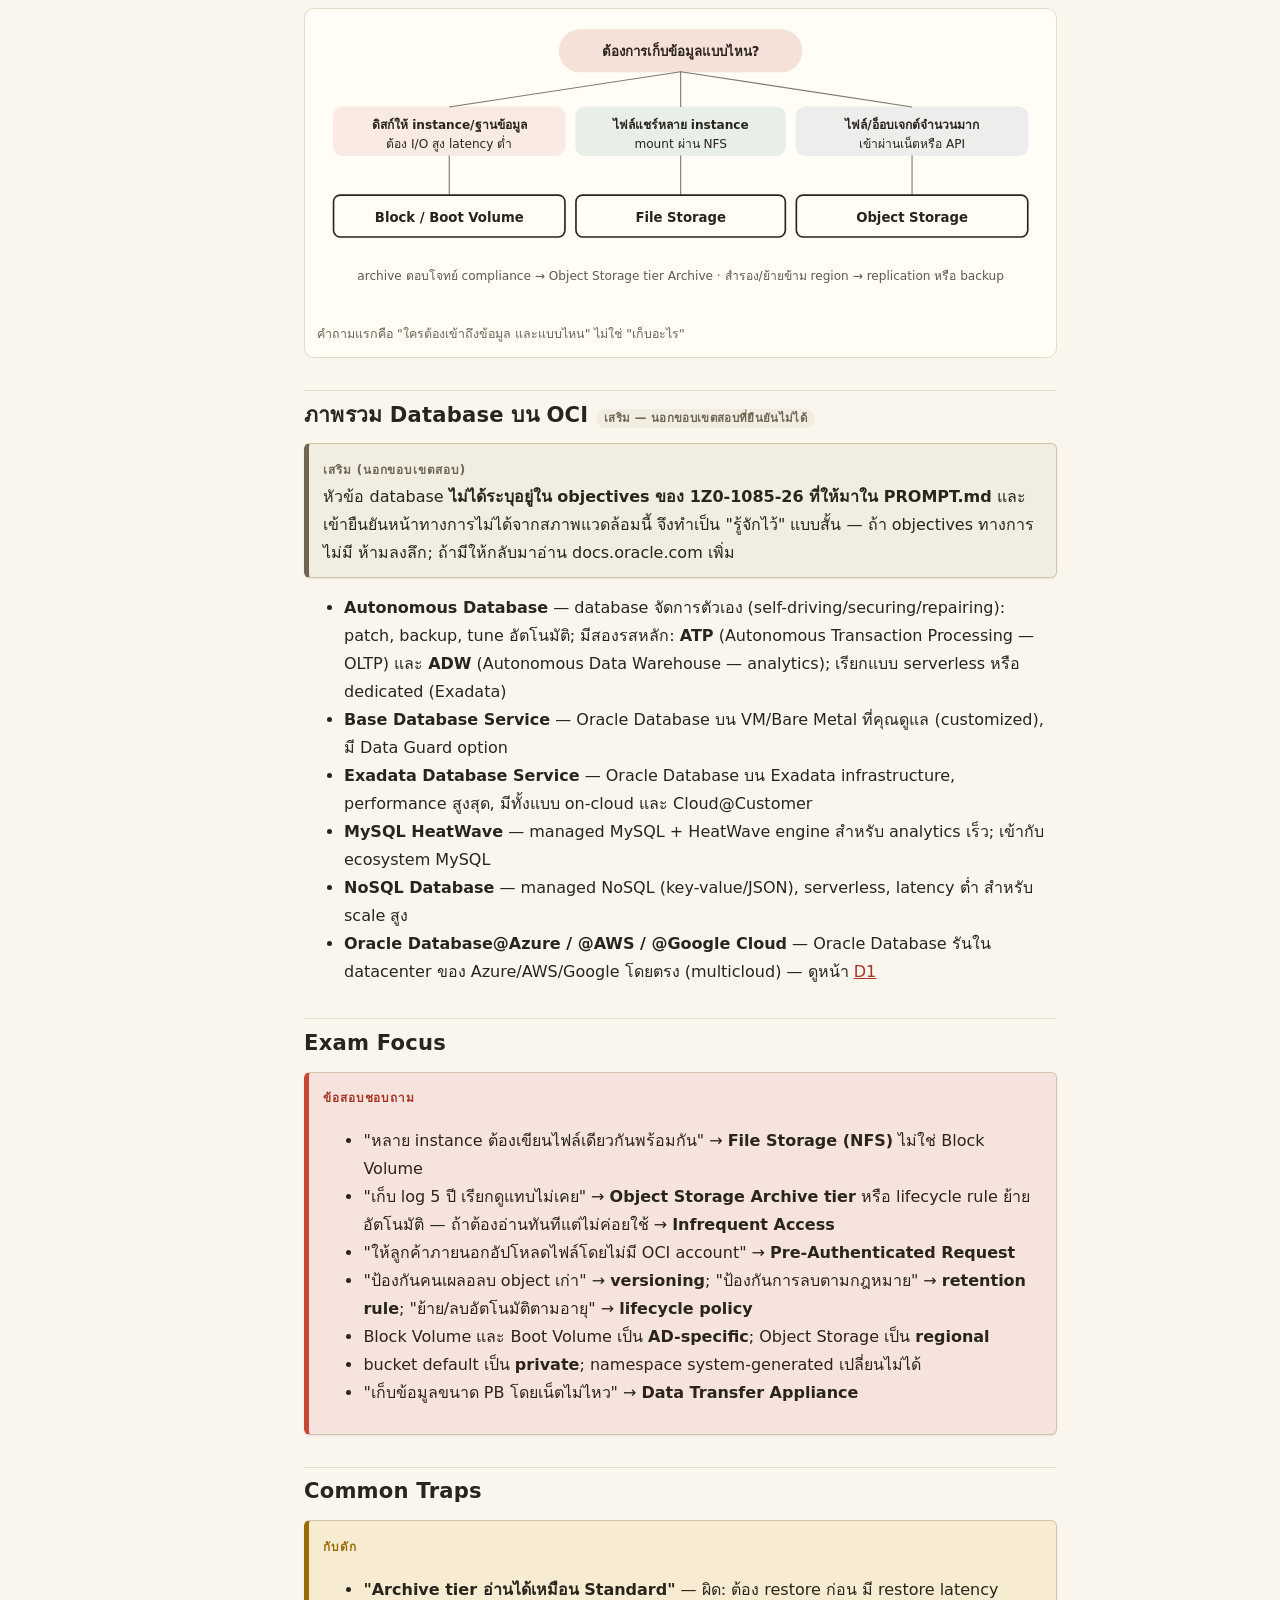
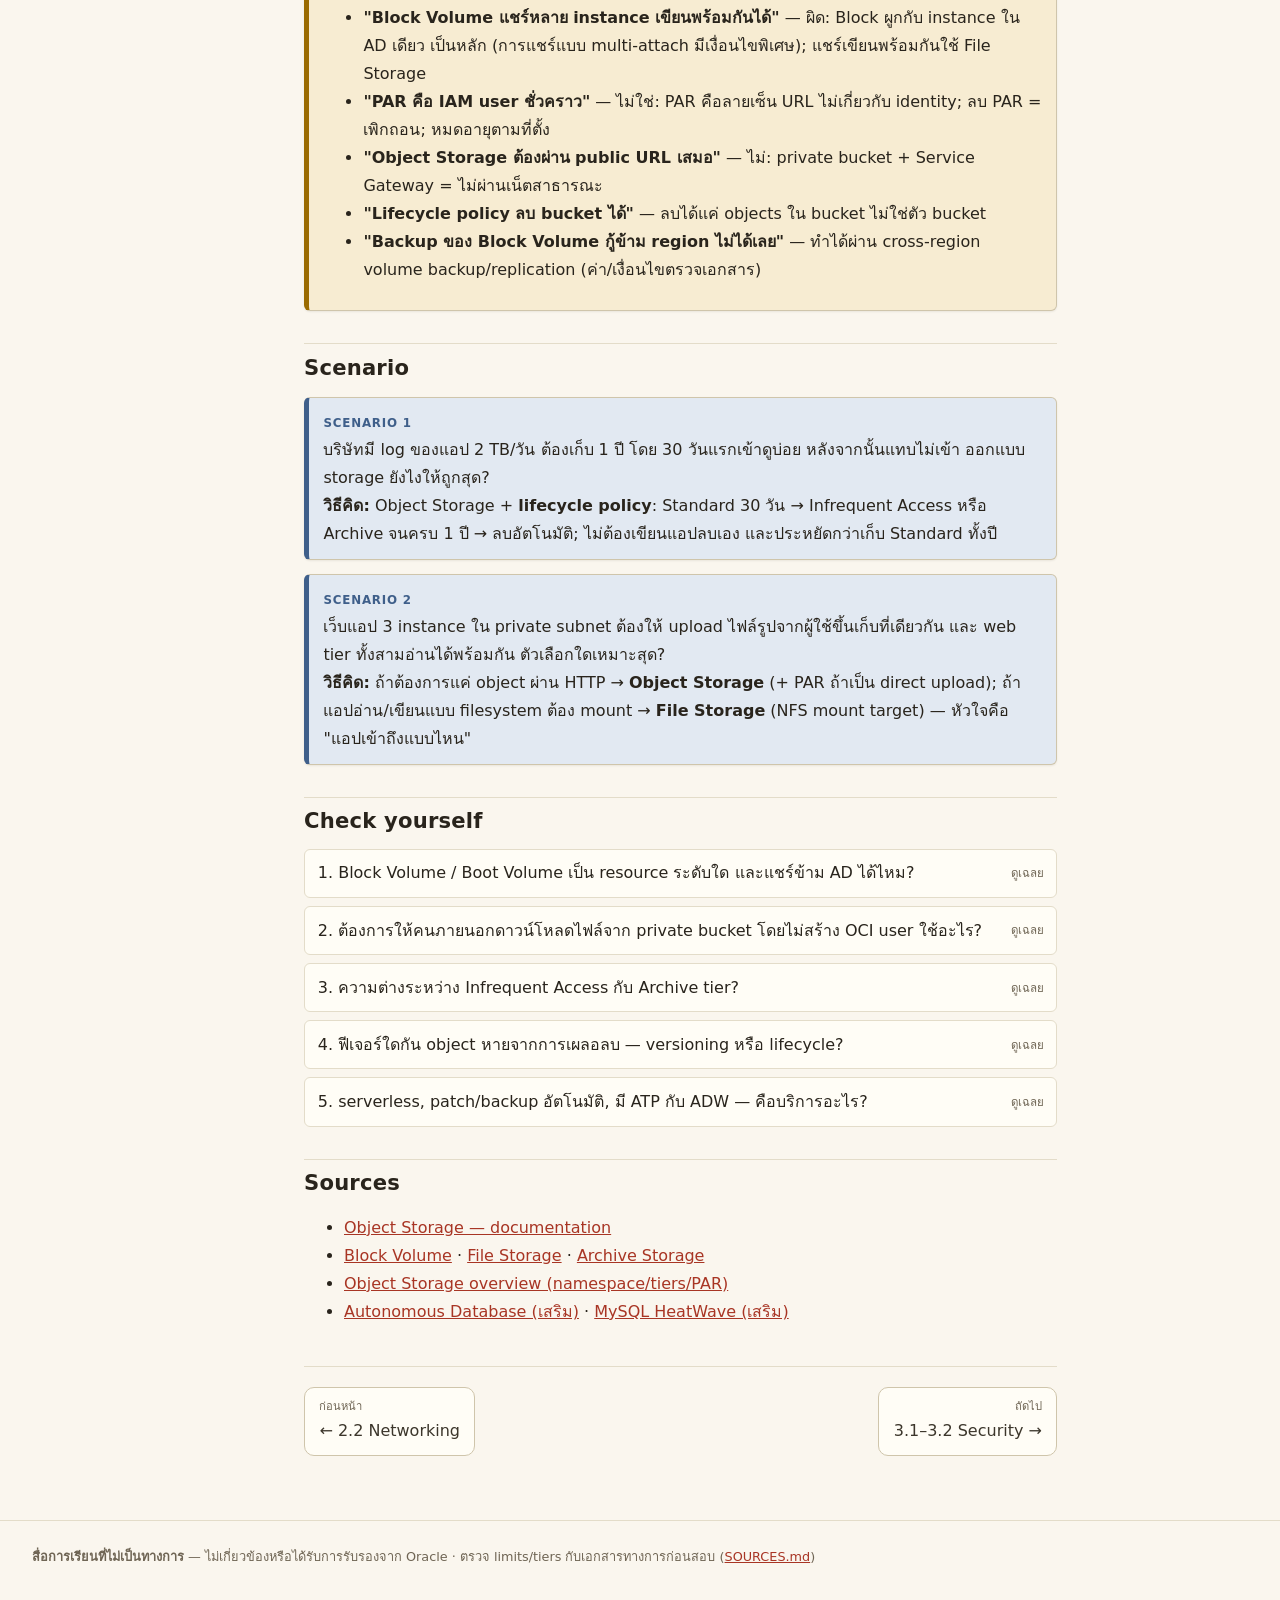
<file: d2c-storage-database.html>
<!doctype html>
<html lang="th">
<head>
<meta charset="utf-8">
<meta name="viewport" content="width=device-width, initial-scale=1">
<title>2.3 Storage &amp; Database | OCI Foundations Study</title>
<meta name="description" content="OCI Storage: Block/Boot Volume, Object Storage (tiers, lifecycle, versioning, replication, PAR), File Storage; ตารางเปรียบเทียบ Block vs Object vs File, decision tree, และ (เสริม) Autonomous Database, Base Database, Exadata, MySQL HeatWave, NoSQL">
<link rel="stylesheet" href="assets/css/style.css">
</head>
<body>
<header class="topbar">
  <button class="icon-btn menu-btn" data-drawer-toggle aria-label="เปิด/ปิดสารบัญ">
    <svg width="18" height="18" viewBox="0 0 24 24" fill="none" stroke="currentColor" stroke-width="2" stroke-linecap="round" aria-hidden="true"><line x1="4" y1="7" x2="20" y2="7"/><line x1="4" y1="12" x2="20" y2="12"/><line x1="4" y1="17" x2="20" y2="17"/></svg>
  </button>
  <a class="brand" href="index.html"><span class="brand-mark">OCI</span><span class="brand-name">Foundations Study<small>1Z0-1085-26 · เตรียมสอบภาษาไทย</small></span></a>
  <button class="search-btn" data-search-open aria-label="เปิดค้นหา">
    <svg width="16" height="16" viewBox="0 0 24 24" fill="none" stroke="currentColor" stroke-width="2" stroke-linecap="round" aria-hidden="true"><circle cx="11" cy="11" r="7"/><line x1="21" y1="21" x2="16.5" y2="16.5"/></svg>
    <span class="search-label">ค้นหาทั้งเว็บ…</span><kbd>/</kbd>
  </button>
  <button class="icon-btn" data-theme-toggle aria-label="สลับโหมดสว่าง/มืด/ตามระบบ">
    <svg width="18" height="18" viewBox="0 0 24 24" fill="none" stroke="currentColor" stroke-width="2" stroke-linecap="round" stroke-linejoin="round" aria-hidden="true"><circle cx="12" cy="12" r="4.5"/><path d="M12 2v3M12 19v3M2 12h3M19 12h3M4.2 4.2l2.1 2.1M17.7 17.7l2.1 2.1M4.2 19.8l2.1-2.1M17.7 6.3l2.1-2.1"/></svg>
  </button>
</header>
<div class="drawer-backdrop" aria-hidden="true"></div>

<div class="layout">
<aside class="sidebar" aria-label="สารบัญเว็บไซต์">
  <nav>
    <div class="toc-title">เริ่มต้น</div>
    <ol><li><a href="index.html">ภาพรวมข้อสอบ</a></li></ol>
    <div class="toc-title">เนื้อหาตามโดเมน</div>
    <ol>
      <li><a href="d1-getting-started.html" data-objective-link="1.1"><span class="obj-dot"></span>D1 · Getting Started</a></li>
      <li><a href="d2a-compute-cloud-native.html" data-objective-link="2.1"><span class="obj-dot"></span>D2 · Compute &amp; Cloud Native</a></li>
      <li><a href="d2b-networking.html" data-objective-link="2.2"><span class="obj-dot"></span>D2 · Networking</a></li>
      <li><a href="d2c-storage-database.html" data-objective-link="2.3" aria-current="page"><span class="obj-dot"></span>D2 · Storage &amp; Database</a></li>
      <li><a href="d3a-shared-security-services.html" data-objective-link="3.2"><span class="obj-dot"></span>D3 · Security Model &amp; Services</a></li>
      <li><a href="d3b-iam.html" data-objective-link="3.3"><span class="obj-dot"></span>D3 · IAM</a></li>
      <li><a href="d4-governance-cost.html" data-objective-link="4.1"><span class="obj-dot"></span>D4 · Governance &amp; Cost</a></li>
    </ol>
    <div class="toc-title">ฝึกและทบทวน</div>
    <ol>
      <li><a href="quiz.html">แบบฝึกหัด (Quiz)</a></li>
      <li><a href="exam.html">จำลองสอบ</a></li>
      <li><a href="flashcards.html">Flashcards</a></li>
      <li><a href="cheatsheet.html">Cheatsheet</a></li>
      <li><a href="glossary.html">Glossary</a></li>
    </ol>
    <div class="toc-title">ในหน้านี้</div>
    <ol>
      <li><a href="#why">ทำไมเรื่องนี้สำคัญ</a></li>
      <li><a href="#block">Block &amp; Boot Volume</a></li>
      <li><a href="#object">Object Storage</a></li>
      <li><a href="#file">File Storage</a></li>
      <li><a href="#migration">บริการย้ายข้อมูล</a></li>
      <li><a href="#compare">Block vs Object vs File</a></li>
      <li><a href="#decision">Decision Tree</a></li>
      <li><a href="#database">ภาพรวม Database (เสริม)</a></li>
      <li><a href="#exam-focus">Exam Focus</a></li>
      <li><a href="#traps">Common Traps</a></li>
      <li><a href="#scenario">Scenario</a></li>
      <li><a href="#check">Check yourself</a></li>
      <li><a href="#sources">Sources</a></li>
    </ol>
  </nav>
</aside>

<main class="content">
<nav class="breadcrumb" aria-label="breadcrumb"><a href="index.html">หน้าแรก</a> › <span class="badge badge-d2">Domain 2</span> 2.3 Storage &amp; Database</nav>
<article class="article">

  <h1>2.3 Storage &amp; Database <span class="badge badge-d2">D2 · 50%</span></h1>
  <p style="color:var(--muted)">อ่านประมาณ 50–65 นาที · objective 2.3 · หัวข้อ Database เป็นส่วน "เสริม" เพราะไม่ยืนยันว่าอยู่ใน objectives ทางการ</p>

  <label class="objective-check" style="border:1px dashed var(--border-strong);border-radius:var(--radius-s);margin:.5rem 0 1rem">
    <input type="checkbox" data-objective-id="2.3"> ทำเครื่องหมายว่าอ่าน objective 2.3 จบแล้ว
  </label>

  <h2 id="why">Why it matters</h2>
  <p>ข้อมูลคือสิ่งที่มีค่าที่สุดบน cloud — การเลือกชนิด storage ผิดทำให้ทั้งแพง ช้า และกู้ข้อมูลไม่ได้ ข้อสอบถาม 3 เรื่องหลัก: (1) Block/Object/File ต่างกันยังไง (2) Object Storage มีฟีเจอร์อะไรบ้าง (versioning/replication/lifecycle/PAR) (3) เมื่อไหร่ควรใช้ database แบบไหน</p>
  <div class="callout callout-tip"><span class="callout-title">อุปมา</span><br>
  <strong>Block Volume</strong> = ฮาร์ดดิสก์ภายนอกที่เสียบกับเครื่องเดียว · <strong>Object Storage</strong> = โกดังเก็บของที่เรียกผ่าน URL ได้จากที่ไหนก็ได้ · <strong>File Storage</strong> = ไดรฟ์แชร์ในออฟฟิศ (NFS) ที่หลายเครื่อง mount พร้อมกันได้</div>

  <h2 id="block">Block Volume และ Boot Volume</h2>
  <ul>
    <li><strong>Block Volume</strong> — network-attached storage ระดับ block ผูกกับ instance ใน <em>AD เดียวกัน</em> เท่านั้น; ขนาดได้หลาย TB; ทำ snapshot/backup/clone ได้</li>
    <li><strong>Boot Volume</strong> — block volume ที่เก็บ OS ของ instance; เป็น AD-specific เหมือนกัน</li>
    <li><strong>Performance tiers</strong> — Balanced / Higher Performance / Ultra High Performance ปรับได้โดยไม่ต้อง data migration; มี <strong>auto-tune</strong> ให้ volume ปรับ performance อัตโนมัติตามการใช้งาน</li>
    <li><strong>Backup</strong> — เต็ม (full) หรือ incremental; <strong>clone</strong> — สำเนาจาก volume/backup โดยไม่ต้อง copy ข้อมูล (metadata copy); <strong>Volume Groups</strong> — จัดการ backup หลาย volume แบบ consistent พร้อมกัน (เหมาะกับแอป multi-volume)</li>
    <li><strong>Replication</strong> — คัดลอก block volume ไป AD หรือ region อื่นโดยอัตโนมัติ (cross-region backup ก็มี)</li>
    <li>IOPS/throughput สูงสุดตามขนาดและ tier — อย่าจำตัวเลขตายตัว ตรวจเอกสารปัจจุบัน</li>
  </ul>

  <h2 id="object">Object Storage</h2>
  <h3>โครงสร้าง: Namespace → Bucket → Object</h3>
  <ul>
    <li><strong>Namespace</strong> — ตัวระบุระดับบนสุดของทั้ง tenancy: <em>system-generated, ไม่ซ้ำใคร, เปลี่ยนไม่ได้</em> หนึ่ง tenancy มีหนึ่ง namespace (ชื่อเดียวกันทุก region)</li>
    <li><strong>Bucket</strong> — ที่เก็บ object ภายใน namespace (ชื่อ bucket ต้องไม่ซ้ำใน namespace) เป็น regional resource, ผูก compartment เดียว, default เป็น <strong>private</strong></li>
    <li><strong>Object</strong> — ไฟล์ + metadata (custom metadata เป็น key-value, รวมไม่เกิน ~4 KB); ขนาดสูงสุดต่อ object ≈ 10 TiB; อัปโหลดผ่าน API ครั้งละจำกัด (multipart upload สำหรับไฟล์ใหญ่)</li>
  </ul>

  <h3>Storage tiers (ชั้นการจัดเก็บ)</h3>
  <div class="table-wrap"><table>
    <thead><tr><th>Tier</th><th>เหมาะกับ</th><th>เข้าถึง</th></tr></thead>
    <tbody>
      <tr><td><strong>Standard</strong></td><td>ข้อมูล hot ใช้งานบ่อย (default)</td><td>ทันที</td></tr>
      <tr><td><strong>Infrequent Access</strong></td><td>ข้อมูลเข้าถึงน้อยแต่ต้องอ่านได้ทันที (เช่น backups, logs 90 วัน)</td><td>ทันที (ค่า API/retrieval สูงกว่า)</td></tr>
      <tr><td><strong>Archive</strong></td><td>ข้อมูล cold เก็บระยะยาว (compliance)</td><td>ต้อง <strong>restore</strong> ก่อน (มี latency) — อ่านตรงไม่ได้</td></tr>
    </tbody>
  </table></div>

  <h3>ฟีเจอร์สำคัญที่ข้อสอบถาม</h3>
  <ul>
    <li><strong>Lifecycle policy</strong> — กฎย้าย/ลบ object อัตโนมัติ (เช่น "ย้ายไป Archive หลัง 90 วัน, ลบหลัง 2 ปี") — ลดค่าใช้จ่ายโดยไม่ต้องเขียนโค้ด</li>
    <li><strong>Versioning</strong> — เก็บเวอร์ชันเก่าของ object ไว้ กันมือลบ/ทับโดยไม่ตั้งใจ</li>
    <li><strong>Replication</strong> — คัดลอก object จาก bucket ต้นทางไป bucket ปลายทาง (ข้าม region ได้) แบบ asynchronous</li>
    <li><strong>Pre-Authenticated Request (PAR)</strong> — ลิงก์ชั่วคราวให้บุคคลภายนอกอ่าน/เขียน object <em>โดยไม่ต้องมี OCI credentials</em>; มีวันหมดอายุ; ใครถือลิงก์ก็ใช้ได้ — ถือเป็น secret; ลบ PAR = เพิกถอนทันที</li>
    <li><strong>Retention rules</strong> — ล็อก object ไม่ให้ลบ (WORM สำหรับ compliance) แยกจาก lifecycle</li>
    <li><strong>Encryption</strong> — เข้ารหัส at rest เสมอ (AES-256) และ in transit (TLS); รองรับ customer-managed keys ผ่าน Vault</li>
    <li>เข้าจาก VCN ส่วนตัวผ่าน <strong>Service Gateway</strong> โดยไม่ผ่านเน็ตสาธารณะ</li>
    <li>API: REST + Amazon S3-compatible API (ย้าย workload จาก S3 ง่าย) + Swift API</li>
    <li>Bucket เป็น <em>regional</em> แต่เข้าถึงได้จากที่ใดก็ได้ผ่าน URL เฉพาะ region</li>
  </ul>

  <h2 id="file">File Storage</h2>
  <ul>
    <li><strong>Shared file system แบบ NFS</strong> — หลาย instance mount ไฟล์เดียวกันพร้อมกันได้ (read/write) เหมาะกับ content management, home directories, HPC shared data</li>
    <li>ทรัพยากรหลัก: <strong>File system</strong> → export ผ่าน <strong>mount target</strong> (มี private IP ใน subnet) → instance mount ด้วย <code>mount -t nfs ...</code></li>
    <li><strong>Snapshot</strong> — point-in-time copy แบบ read-only สำหรับ backup/clone</li>
    <li>เป็น regional (mount target อยู่ใน subnet/AD ตามที่สร้าง แต่ file system เข้าถึงได้ข้าม AD ผ่าน mount target — สร้าง mount target หลาย AD ได้)</li>
  </ul>

  <h2 id="migration">บริการย้ายข้อมูลเข้า OCI</h2>
  <ul>
    <li><strong>Data Transfer Service / Data Transfer Appliance</strong> — ส่งอุปกรณ์ storage ไปให้ Oracle ยัดข้อมูล (เหมาะกับข้อมูลระดับ PB ที่เน็ตไม่ไหว)</li>
    <li><strong>rsync / OCI CLI / multipart upload</strong> — ย้ายผ่านเครือข่ายสำหรับข้อมูลขนาดเล็กถึงกลาง</li>
    <li><strong>Database migration</strong> — ใช้บริการ Database Migration / Data Pump / GoldenGate สำหรับย้าย database</li>
  </ul>

  <h2 id="compare">Block vs Object vs File — ตารางเดียวจบ</h2>
  <div class="table-wrap"><table>
    <thead><tr><th></th><th>Block Volume</th><th>Object Storage</th><th>File Storage</th></tr></thead>
    <tbody>
      <tr><td>รูปแบบ</td><td>Block (ดิสก์)</td><td>Object (ไฟล์+metadata ผ่าน API/URL)</td><td>File (NFS, hierarchy)</td></tr>
      <tr><td>เข้าถึงจาก</td><td>instance เดียว (หรือหลายตัวแบบ read-only พิเศษ) ใน AD เดียวกัน</td><td>ที่ไหนก็ได้ผ่านเน็ต/Service Gateway (ถ้า private)</td><td>หลาย instance mount พร้อมกัน (ข้าม AD ผ่าน mount target)</td></tr>
      <tr><td>เหมาะกับ</td><td>OS, database, workload ที่ต้องการ block I/O ต่ำ latency</td><td>backup, รูปภาพ/วิดีโอ, static content, data lake, log, archive</td><td>แอปที่ต้องการ shared filesystem (CMS, home dir)</td></tr>
      <tr><td>Protocol</td><td>iSCSI/paravirtual (ผ่าน OCI)</td><td>HTTPS REST (S3-compatible)</td><td>NFSv3</td></tr>
      <tr><td>ขนาด/ขีดจำกัด</td><td>จนถึงหลายสิบ TB ต่อ volume</td><td>object สูงสุด ~10 TiB, จำนวนไม่จำกัดในทางปฏิบัติ</td><td>ขยายได้ตามต้องการ</td></tr>
      <tr><td>ราคาโดยสัมพันธ์</td><td>สูง (SSD/NVMe tiers)</td><td>ต่ำที่สุด (โดยเฉพาะ Archive)</td><td>กลาง</td></tr>
    </tbody>
  </table></div>

  <h2 id="decision">Decision Tree — เลือก storage ยังไง</h2>
  <figure class="diagram" role="img" aria-label="ผังตัดสินใจเลือกชนิด storage">
    <svg viewBox="0 0 660 260" width="100%" height="auto" xmlns="http://www.w3.org/2000/svg" font-family="inherit">
      <rect x="220" y="8" width="220" height="38" rx="19" fill="#c74634" opacity="0.15" stroke="#c74634"/>
      <text x="330" y="32" text-anchor="middle" font-size="12" font-weight="bold" fill="currentColor">ต้องการเก็บข้อมูลแบบไหน?</text>

      <line x1="330" y1="46" x2="120" y2="78" stroke="currentColor" opacity="0.6"/>
      <line x1="330" y1="46" x2="330" y2="78" stroke="currentColor" opacity="0.6"/>
      <line x1="330" y1="46" x2="540" y2="78" stroke="currentColor" opacity="0.6"/>

      <rect x="15" y="78" width="210" height="44" rx="8" fill="#c74634" opacity="0.09" stroke="#c74634"/>
      <text x="120" y="98" text-anchor="middle" font-size="11" font-weight="bold" fill="currentColor">ดิสก์ให้ instance/ฐานข้อมูล</text>
      <text x="120" y="115" text-anchor="middle" font-size="11" fill="currentColor">ต้อง I/O สูง latency ต่ำ</text>

      <rect x="235" y="78" width="190" height="44" rx="8" fill="#0f6f6b" opacity="0.09" stroke="#0f6f6b"/>
      <text x="330" y="98" text-anchor="middle" font-size="11" font-weight="bold" fill="currentColor">ไฟล์แชร์หลาย instance</text>
      <text x="330" y="115" text-anchor="middle" font-size="11" fill="currentColor">mount ผ่าน NFS</text>

      <rect x="435" y="78" width="210" height="44" rx="8" fill="#3f5f8a" opacity="0.09" stroke="#3f5f8a"/>
      <text x="540" y="98" text-anchor="middle" font-size="11" font-weight="bold" fill="currentColor">ไฟล์/อ็อบเจกต์จำนวนมาก</text>
      <text x="540" y="115" text-anchor="middle" font-size="11" fill="currentColor">เข้าผ่านเน็ตหรือ API</text>

      <line x1="120" y1="122" x2="120" y2="158" stroke="currentColor" opacity="0.6"/>
      <line x1="330" y1="122" x2="330" y2="158" stroke="currentColor" opacity="0.6"/>
      <line x1="540" y1="122" x2="540" y2="158" stroke="currentColor" opacity="0.6"/>

      <rect x="15" y="158" width="210" height="38" rx="6" fill="none" stroke="currentColor" stroke-width="1.5"/>
      <text x="120" y="182" text-anchor="middle" font-size="12" font-weight="bold" fill="currentColor">Block / Boot Volume</text>

      <rect x="235" y="158" width="190" height="38" rx="6" fill="none" stroke="currentColor" stroke-width="1.5"/>
      <text x="330" y="182" text-anchor="middle" font-size="12" font-weight="bold" fill="currentColor">File Storage</text>

      <rect x="435" y="158" width="210" height="38" rx="6" fill="none" stroke="currentColor" stroke-width="1.5"/>
      <text x="540" y="182" text-anchor="middle" font-size="12" font-weight="bold" fill="currentColor">Object Storage</text>

      <text x="330" y="235" text-anchor="middle" font-size="11" fill="currentColor" opacity="0.75">archive ตอบโจทย์ compliance → Object Storage tier Archive · สำรอง/ย้ายข้าม region → replication หรือ backup</text>
    </svg>
    <figcaption>คำถามแรกคือ "ใครต้องเข้าถึงข้อมูล และแบบไหน" ไม่ใช่ "เก็บอะไร"</figcaption>
  </figure>

  <h2 id="database">ภาพรวม Database บน OCI <span class="badge" style="background:var(--surface-2);color:var(--muted)">เสริม — นอกขอบเขตสอบที่ยืนยันไม่ได้</span></h2>
  <div class="callout callout-extra"><span class="callout-title">เสริม (นอกขอบเขตสอบ)</span><br>
  หัวข้อ database <strong>ไม่ได้ระบุอยู่ใน objectives ของ 1Z0-1085-26 ที่ให้มาใน PROMPT.md</strong> และเข้ายืนยันหน้าทางการไม่ได้จากสภาพแวดล้อมนี้ จึงทำเป็น "รู้จักไว้" แบบสั้น — ถ้า objectives ทางการไม่มี ห้ามลงลึก; ถ้ามีให้กลับมาอ่าน docs.oracle.com เพิ่ม</div>
  <ul>
    <li><strong>Autonomous Database</strong> — database จัดการตัวเอง (self-driving/securing/repairing): patch, backup, tune อัตโนมัติ; มีสองรสหลัก: <strong>ATP</strong> (Autonomous Transaction Processing — OLTP) และ <strong>ADW</strong> (Autonomous Data Warehouse — analytics); เรียกแบบ serverless หรือ dedicated (Exadata)</li>
    <li><strong>Base Database Service</strong> — Oracle Database บน VM/Bare Metal ที่คุณดูแล (customized), มี Data Guard option</li>
    <li><strong>Exadata Database Service</strong> — Oracle Database บน Exadata infrastructure, performance สูงสุด, มีทั้งแบบ on-cloud และ Cloud@Customer</li>
    <li><strong>MySQL HeatWave</strong> — managed MySQL + HeatWave engine สำหรับ analytics เร็ว; เข้ากับ ecosystem MySQL</li>
    <li><strong>NoSQL Database</strong> — managed NoSQL (key-value/JSON), serverless, latency ต่ำ สำหรับ scale สูง</li>
    <li><strong>Oracle Database@Azure / @AWS / @Google Cloud</strong> — Oracle Database รันใน datacenter ของ Azure/AWS/Google โดยตรง (multicloud) — ดูหน้า <a href="d1-getting-started.html">D1</a></li>
  </ul>

  <h2 id="exam-focus">Exam Focus</h2>
  <div class="callout callout-exam"><span class="callout-title">ข้อสอบชอบถาม</span>
    <ul>
      <li>"หลาย instance ต้องเขียนไฟล์เดียวกันพร้อมกัน" → <strong>File Storage (NFS)</strong> ไม่ใช่ Block Volume</li>
      <li>"เก็บ log 5 ปี เรียกดูแทบไม่เคย" → <strong>Object Storage Archive tier</strong> หรือ lifecycle rule ย้ายอัตโนมัติ — ถ้าต้องอ่านทันทีแต่ไม่ค่อยใช้ → <strong>Infrequent Access</strong></li>
      <li>"ให้ลูกค้าภายนอกอัปโหลดไฟล์โดยไม่มี OCI account" → <strong>Pre-Authenticated Request</strong></li>
      <li>"ป้องกันคนเผลอลบ object เก่า" → <strong>versioning</strong>; "ป้องกันการลบตามกฎหมาย" → <strong>retention rule</strong>; "ย้าย/ลบอัตโนมัติตามอายุ" → <strong>lifecycle policy</strong></li>
      <li>Block Volume และ Boot Volume เป็น <strong>AD-specific</strong>; Object Storage เป็น <strong>regional</strong></li>
      <li>bucket default เป็น <strong>private</strong>; namespace system-generated เปลี่ยนไม่ได้</li>
      <li>"เก็บข้อมูลขนาด PB โดยเน็ตไม่ไหว" → <strong>Data Transfer Appliance</strong></li>
    </ul>
  </div>

  <h2 id="traps">Common Traps</h2>
  <div class="callout callout-trap"><span class="callout-title">กับดัก</span>
    <ul>
      <li><strong>"Archive tier อ่านได้เหมือน Standard"</strong> — ผิด: ต้อง restore ก่อน มี restore latency</li>
      <li><strong>"Block Volume แชร์หลาย instance เขียนพร้อมกันได้"</strong> — ผิด: Block ผูกกับ instance ใน AD เดียว เป็นหลัก (การแชร์แบบ multi-attach มีเงื่อนไขพิเศษ); แชร์เขียนพร้อมกันใช้ File Storage</li>
      <li><strong>"PAR คือ IAM user ชั่วคราว"</strong> — ไม่ใช่: PAR คือลายเซ็น URL ไม่เกี่ยวกับ identity; ลบ PAR = เพิกถอน; หมดอายุตามที่ตั้ง</li>
      <li><strong>"Object Storage ต้องผ่าน public URL เสมอ"</strong> — ไม่: private bucket + Service Gateway = ไม่ผ่านเน็ตสาธารณะ</li>
      <li><strong>"Lifecycle policy ลบ bucket ได้"</strong> — ลบได้แค่ objects ใน bucket ไม่ใช่ตัว bucket</li>
      <li><strong>"Backup ของ Block Volume กู้ข้าม region ไม่ได้เลย"</strong> — ทำได้ผ่าน cross-region volume backup/replication (ค่า/เงื่อนไขตรวจเอกสาร)</li>
    </ul>
  </div>

  <h2 id="scenario">Scenario</h2>
  <div class="callout callout-scenario"><span class="callout-title">Scenario 1</span><br>
  บริษัทมี log ของแอป 2 TB/วัน ต้องเก็บ 1 ปี โดย 30 วันแรกเข้าดูบ่อย หลังจากนั้นแทบไม่เข้า ออกแบบ storage ยังไงให้ถูกสุด?<br>
  <strong>วิธีคิด:</strong> Object Storage + <strong>lifecycle policy</strong>: Standard 30 วัน → Infrequent Access หรือ Archive จนครบ 1 ปี → ลบอัตโนมัติ; ไม่ต้องเขียนแอปลบเอง และประหยัดกว่าเก็บ Standard ทั้งปี</div>
  <div class="callout callout-scenario"><span class="callout-title">Scenario 2</span><br>
  เว็บแอป 3 instance ใน private subnet ต้องให้ upload ไฟล์รูปจากผู้ใช้ขึ้นเก็บที่เดียวกัน และ web tier ทั้งสามอ่านได้พร้อมกัน ตัวเลือกใดเหมาะสุด?<br>
  <strong>วิธีคิด:</strong> ถ้าต้องการแค่ object ผ่าน HTTP → <strong>Object Storage</strong> (+ PAR ถ้าเป็น direct upload); ถ้าแอปอ่าน/เขียนแบบ filesystem ต้อง mount → <strong>File Storage</strong> (NFS mount target) — หัวใจคือ "แอปเข้าถึงแบบไหน"</div>

  <h2 id="check">Check yourself</h2>
  <div class="check-item"><button class="check-q" aria-expanded="false"><span>1. Block Volume / Boot Volume เป็น resource ระดับใด และแชร์ข้าม AD ได้ไหม?</span><span class="check-toggle-hint">ดูเฉลย</span></button>
    <div class="check-a">AD-specific — ผูกกับ AD และเข้าถึงได้เฉพาะ instance ใน AD เดียวกัน ข้าม AD ต้องใช้ backup/replication แล้วสร้างใหม่</div></div>
  <div class="check-item"><button class="check-q" aria-expanded="false"><span>2. ต้องการให้คนภายนอกดาวน์โหลดไฟล์จาก private bucket โดยไม่สร้าง OCI user ใช้อะไร?</span><span class="check-toggle-hint">ดูเฉลย</span></button>
    <div class="check-a">Pre-Authenticated Request (PAR) — URL ชั่วคราวพร้อมสิทธิ์อ่าน/เขียนที่กำหนด หมดอายุตามเวลา; ลบ PAR เพื่อเพิกถอน</div></div>
  <div class="check-item"><button class="check-q" aria-expanded="false"><span>3. ความต่างระหว่าง Infrequent Access กับ Archive tier?</span><span class="check-toggle-hint">ดูเฉลย</span></button>
    <div class="check-a">Infrequent Access อ่านได้ทันทีแต่ค่าเข้าถึงสูงกว่า Standard; Archive ต้อง restore ก่อนจึงดาวน์โหลดได้ (มี restore latency) เก็บถูกสุดแต่ไม่เหมาะกับข้อมูลที่ต้องอ่านฉับพลัน</div></div>
  <div class="check-item"><button class="check-q" aria-expanded="false"><span>4. ฟีเจอร์ใดกัน object หายจากการเผลอลบ — versioning หรือ lifecycle?</span><span class="check-toggle-hint">ดูเฉลย</span></button>
    <div class="check-a">Versioning — เก็บเวอร์ชันเก่าไว้ กู้คืนได้; lifecycle ทำหน้าที่ "ย้าย/ลบอัตโนมัติตามอายุ" ซึ่งเป็นคนละเรื่อง</div></div>
  <div class="check-item"><button class="check-q" aria-expanded="false"><span>5. serverless, patch/backup อัตโนมัติ, มี ATP กับ ADW — คือบริการอะไร?</span><span class="check-toggle-hint">ดูเฉลย</span></button>
    <div class="check-a">Autonomous Database — ATP = Transaction Processing (OLTP), ADW = Data Warehouse (analytics); จัดการตัวเองเกือบทั้งหมด</div></div>

  <h2 id="sources">Sources</h2>
  <ul>
    <li><a href="https://docs.oracle.com/en-us/iaas/Content/Object/home.htm" target="_blank" rel="noopener">Object Storage — documentation</a></li>
    <li><a href="https://docs.oracle.com/en-us/iaas/Content/Block/home.htm" target="_blank" rel="noopener">Block Volume</a> · <a href="https://docs.oracle.com/en-us/iaas/Content/File/home.htm" target="_blank" rel="noopener">File Storage</a> · <a href="https://docs.oracle.com/en-us/iaas/Content/Archive/home.htm" target="_blank" rel="noopener">Archive Storage</a></li>
    <li><a href="https://docs.oracle.com/en-us/iaas/Content/Object/Concepts/objectstorageoverview.htm" target="_blank" rel="noopener">Object Storage overview (namespace/tiers/PAR)</a></li>
    <li><a href="https://docs.oracle.com/en/cloud/paas/autonomous-database/index.html" target="_blank" rel="noopener">Autonomous Database (เสริม)</a> · <a href="https://docs.oracle.com/en/cloud/paas/mysql-heatwave/index.html" target="_blank" rel="noopener">MySQL HeatWave (เสริม)</a></li>
  </ul>

  <nav class="prevnext" aria-label="ไปยังหน้าก่อนหน้า/ถัดไป">
    <a href="d2b-networking.html"><small>ก่อนหน้า</small>← 2.2 Networking</a>
    <a href="d3a-shared-security-services.html" style="text-align:right"><small>ถัดไป</small>3.1–3.2 Security →</a>
  </nav>
</article>
</main>
</div>

<footer class="footer">
  <p><strong>สื่อการเรียนที่ไม่เป็นทางการ</strong> — ไม่เกี่ยวข้องหรือได้รับการรับรองจาก Oracle · ตรวจ limits/tiers กับเอกสารทางการก่อนสอบ (<a href="SOURCES.md">SOURCES.md</a>)</p>
</footer>

<div class="search-overlay" id="search-overlay" role="dialog" aria-modal="true" aria-label="ค้นหาทั้งเว็บ">
  <div class="search-panel">
    <input type="search" placeholder="ค้นหาหัวข้อ บริการ หรือศัพท์… (กด Esc เพื่อปิด)" aria-label="คำค้นหา" autocomplete="off">
    <div class="search-results" role="listbox" aria-label="ผลการค้นหา"></div>
  </div>
</div>
<script src="assets/js/search-index.js"></script>
<script src="assets/js/app.js"></script>
</body>
</html>
</file>
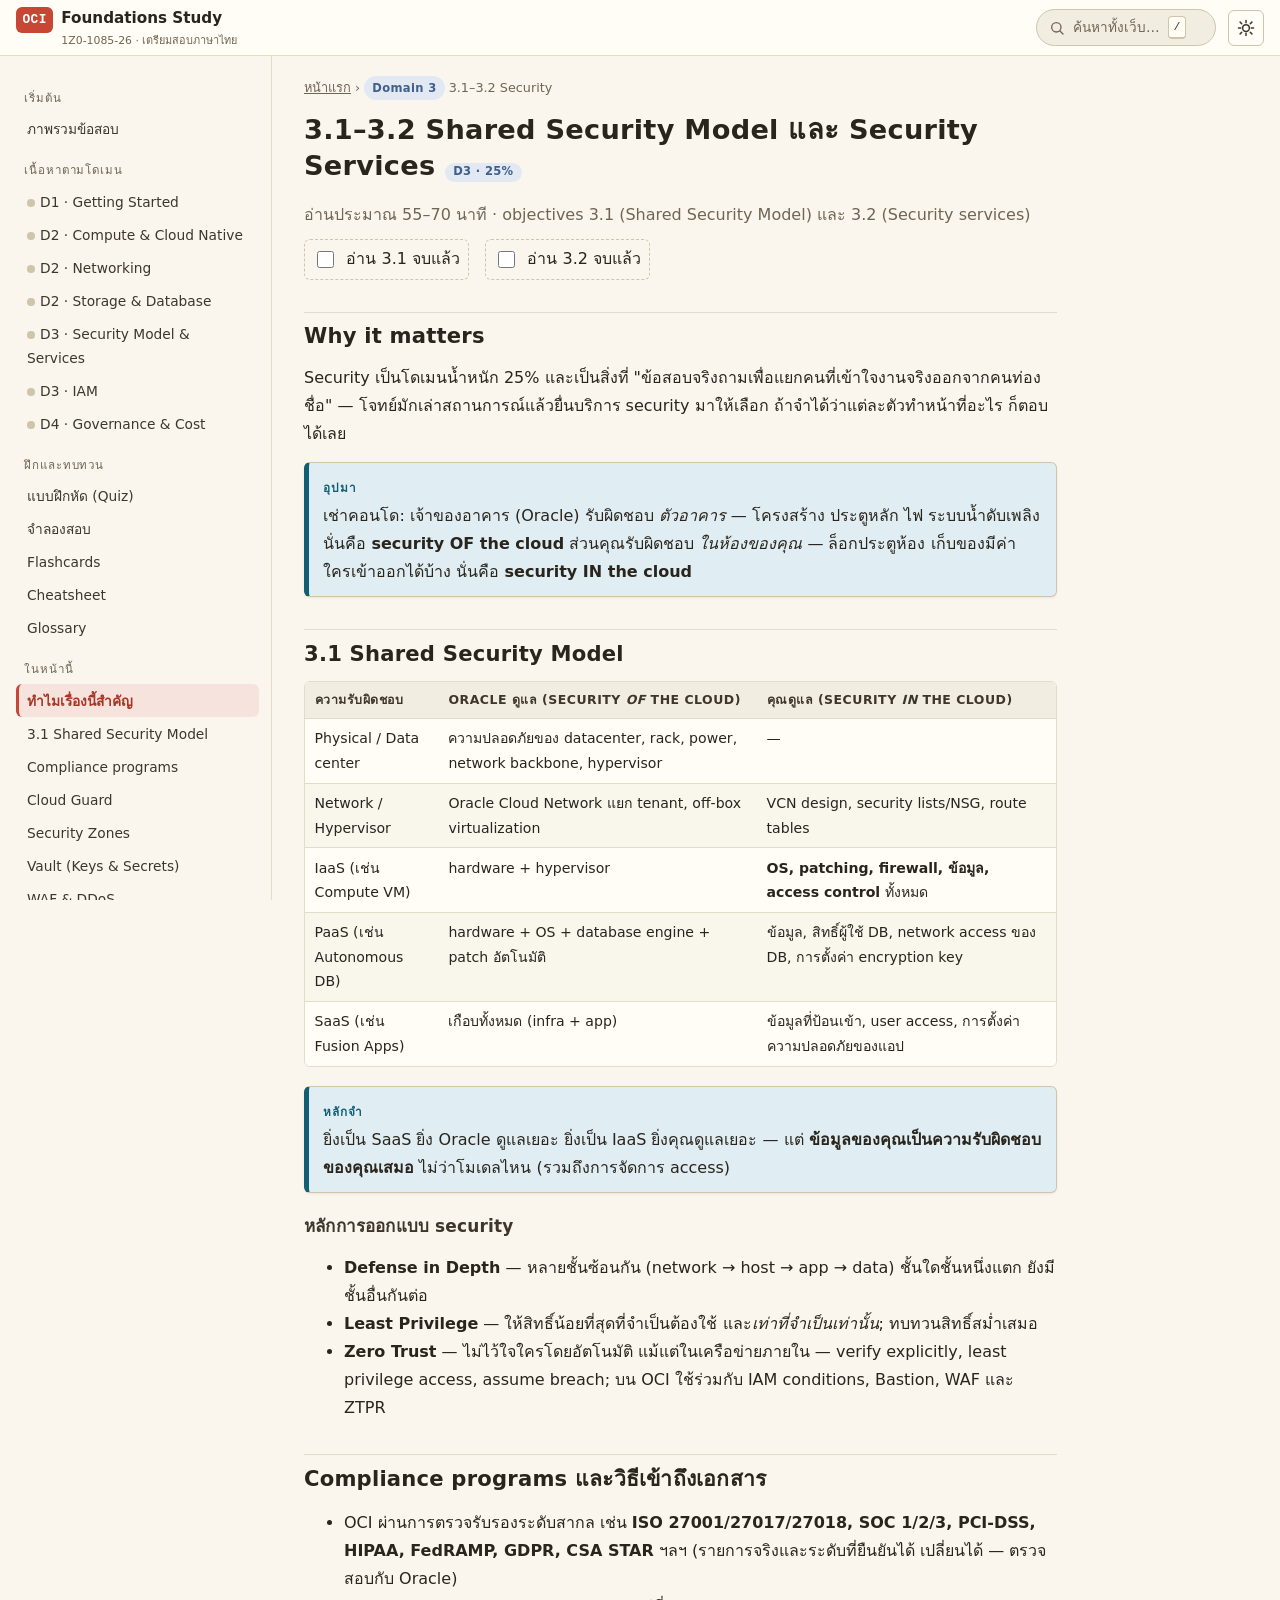
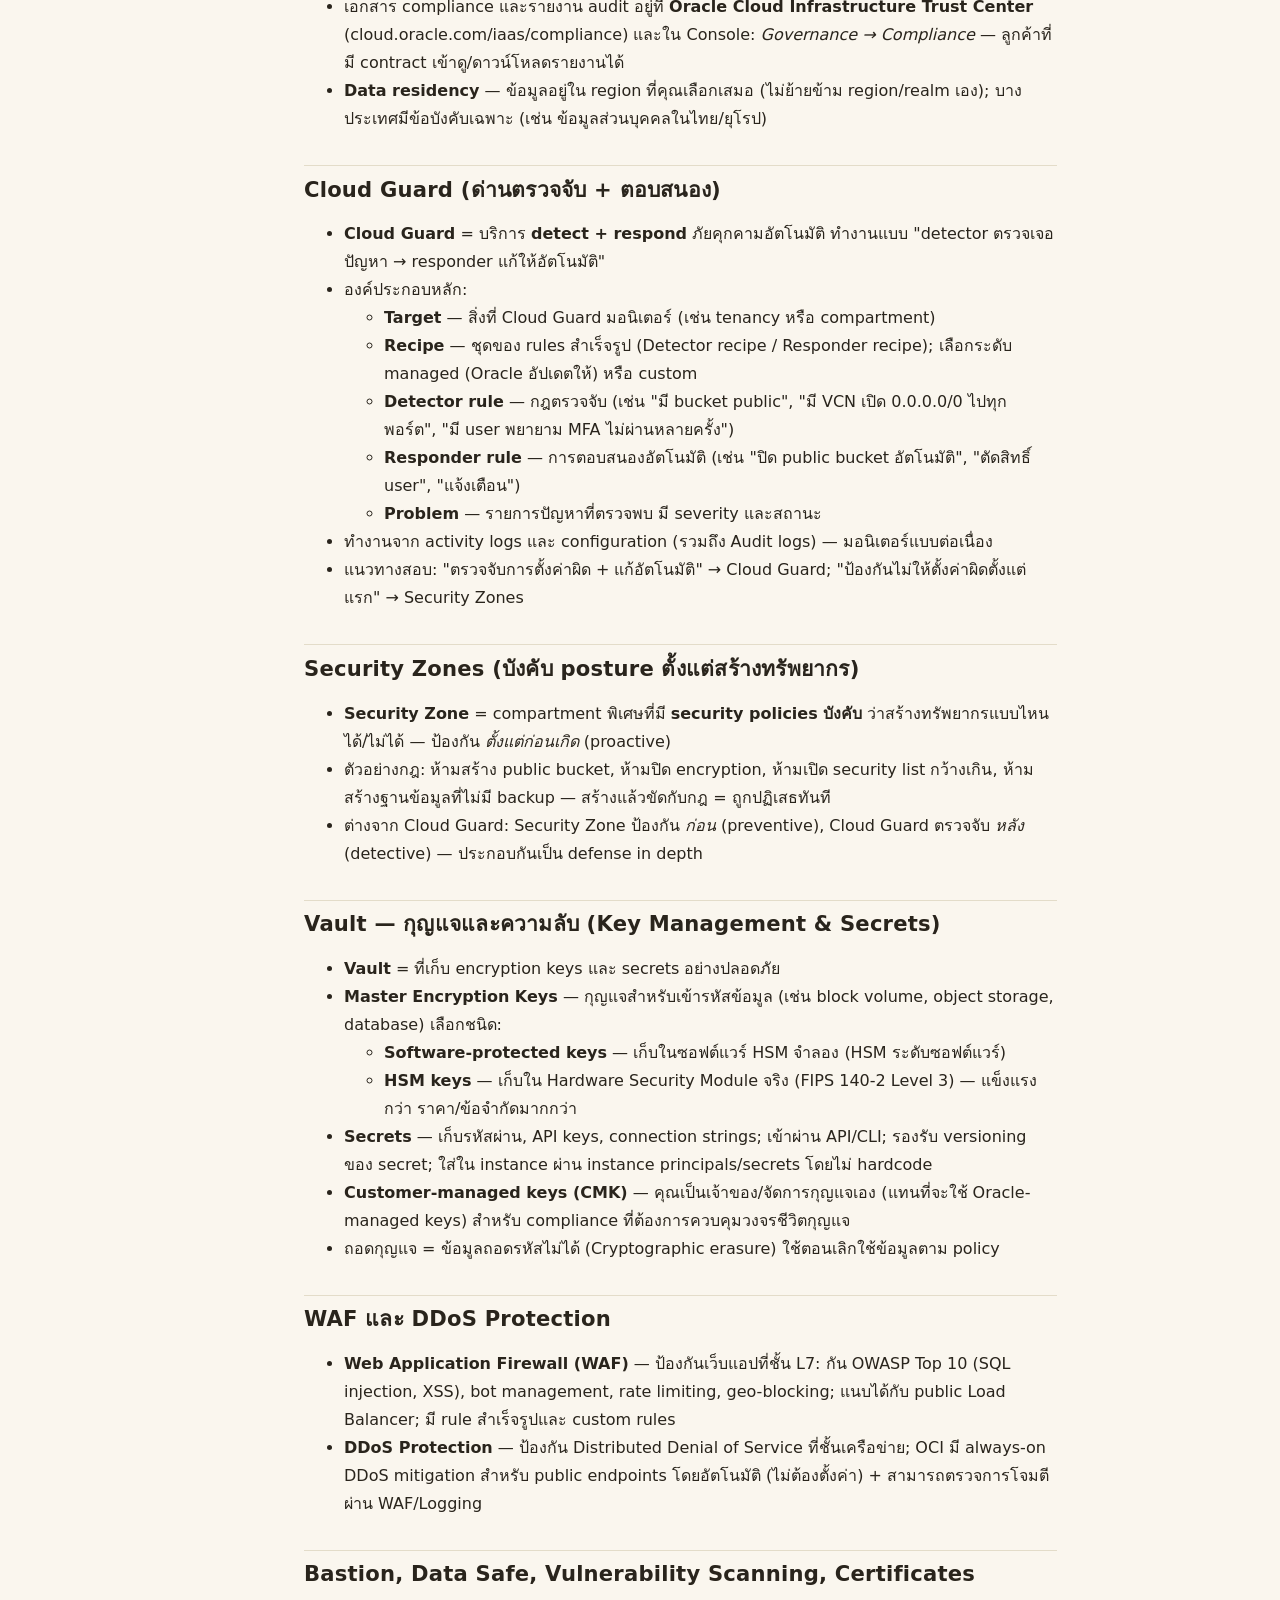
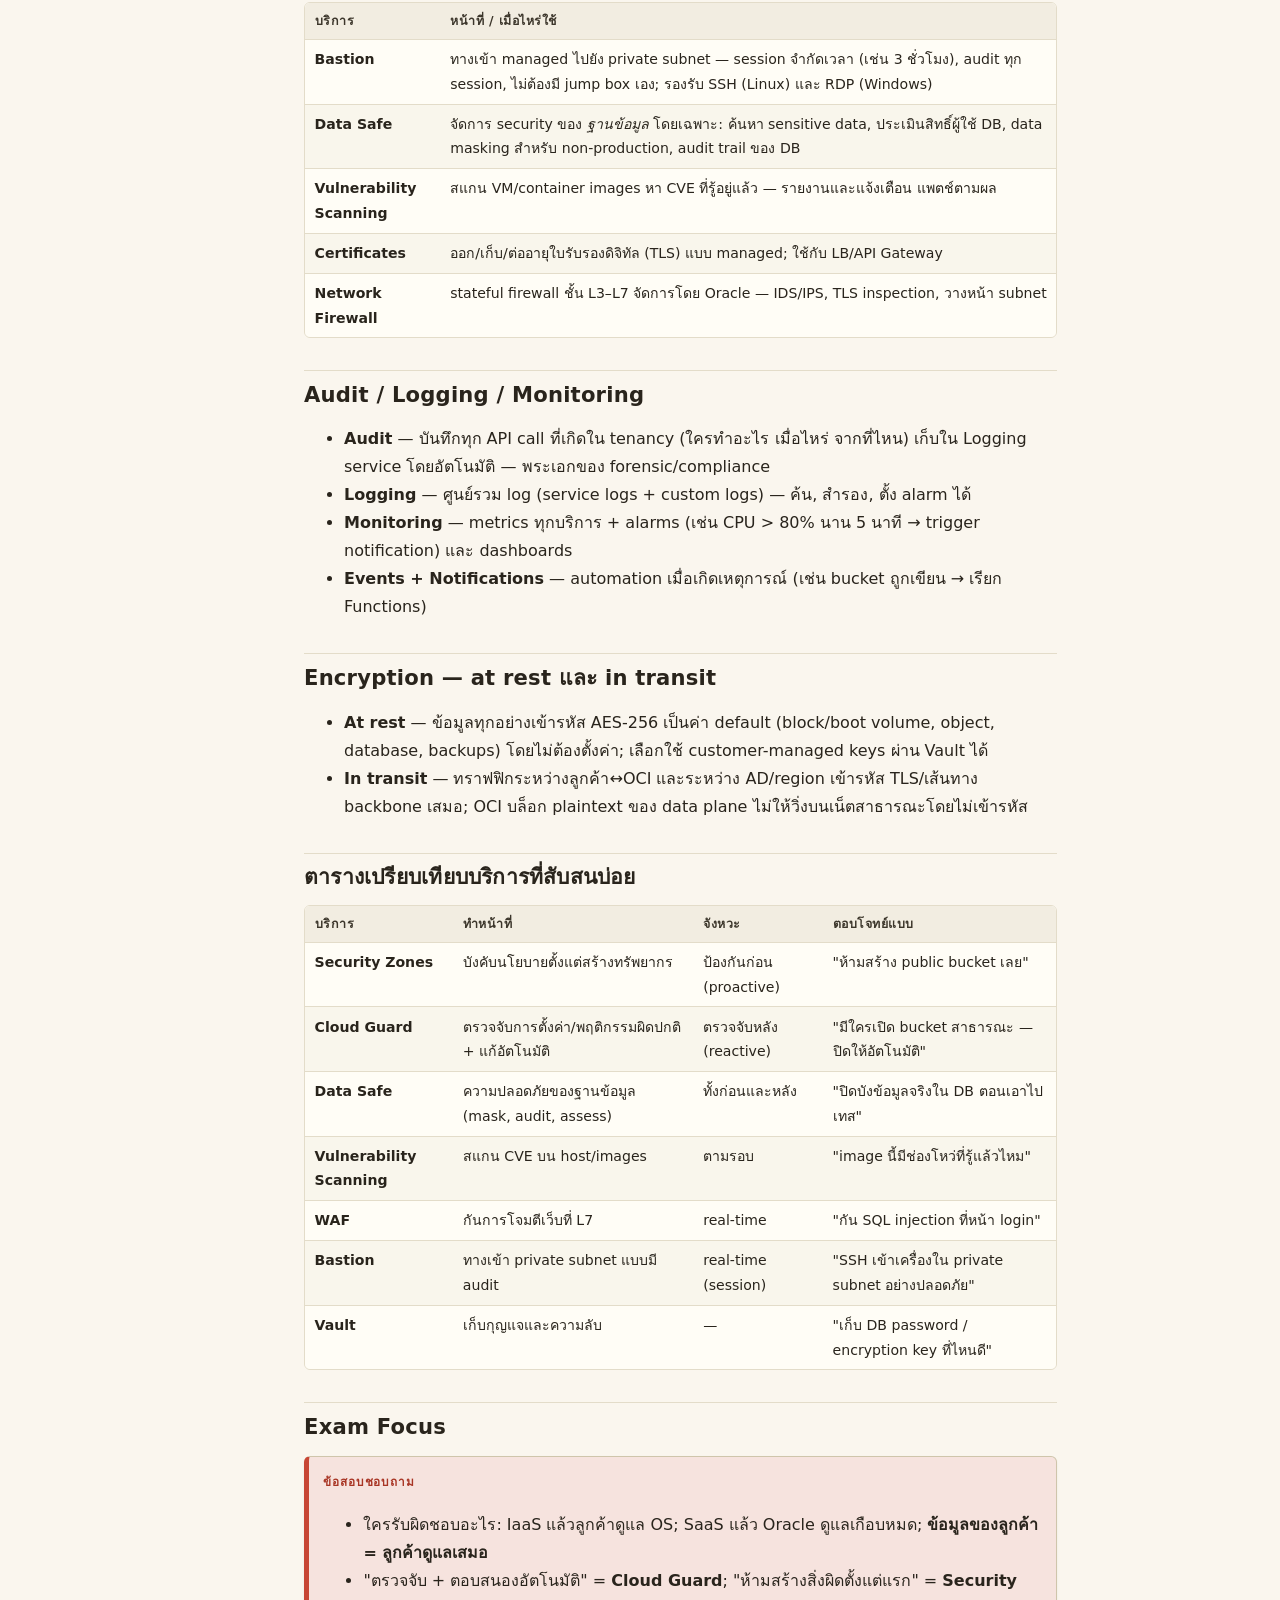
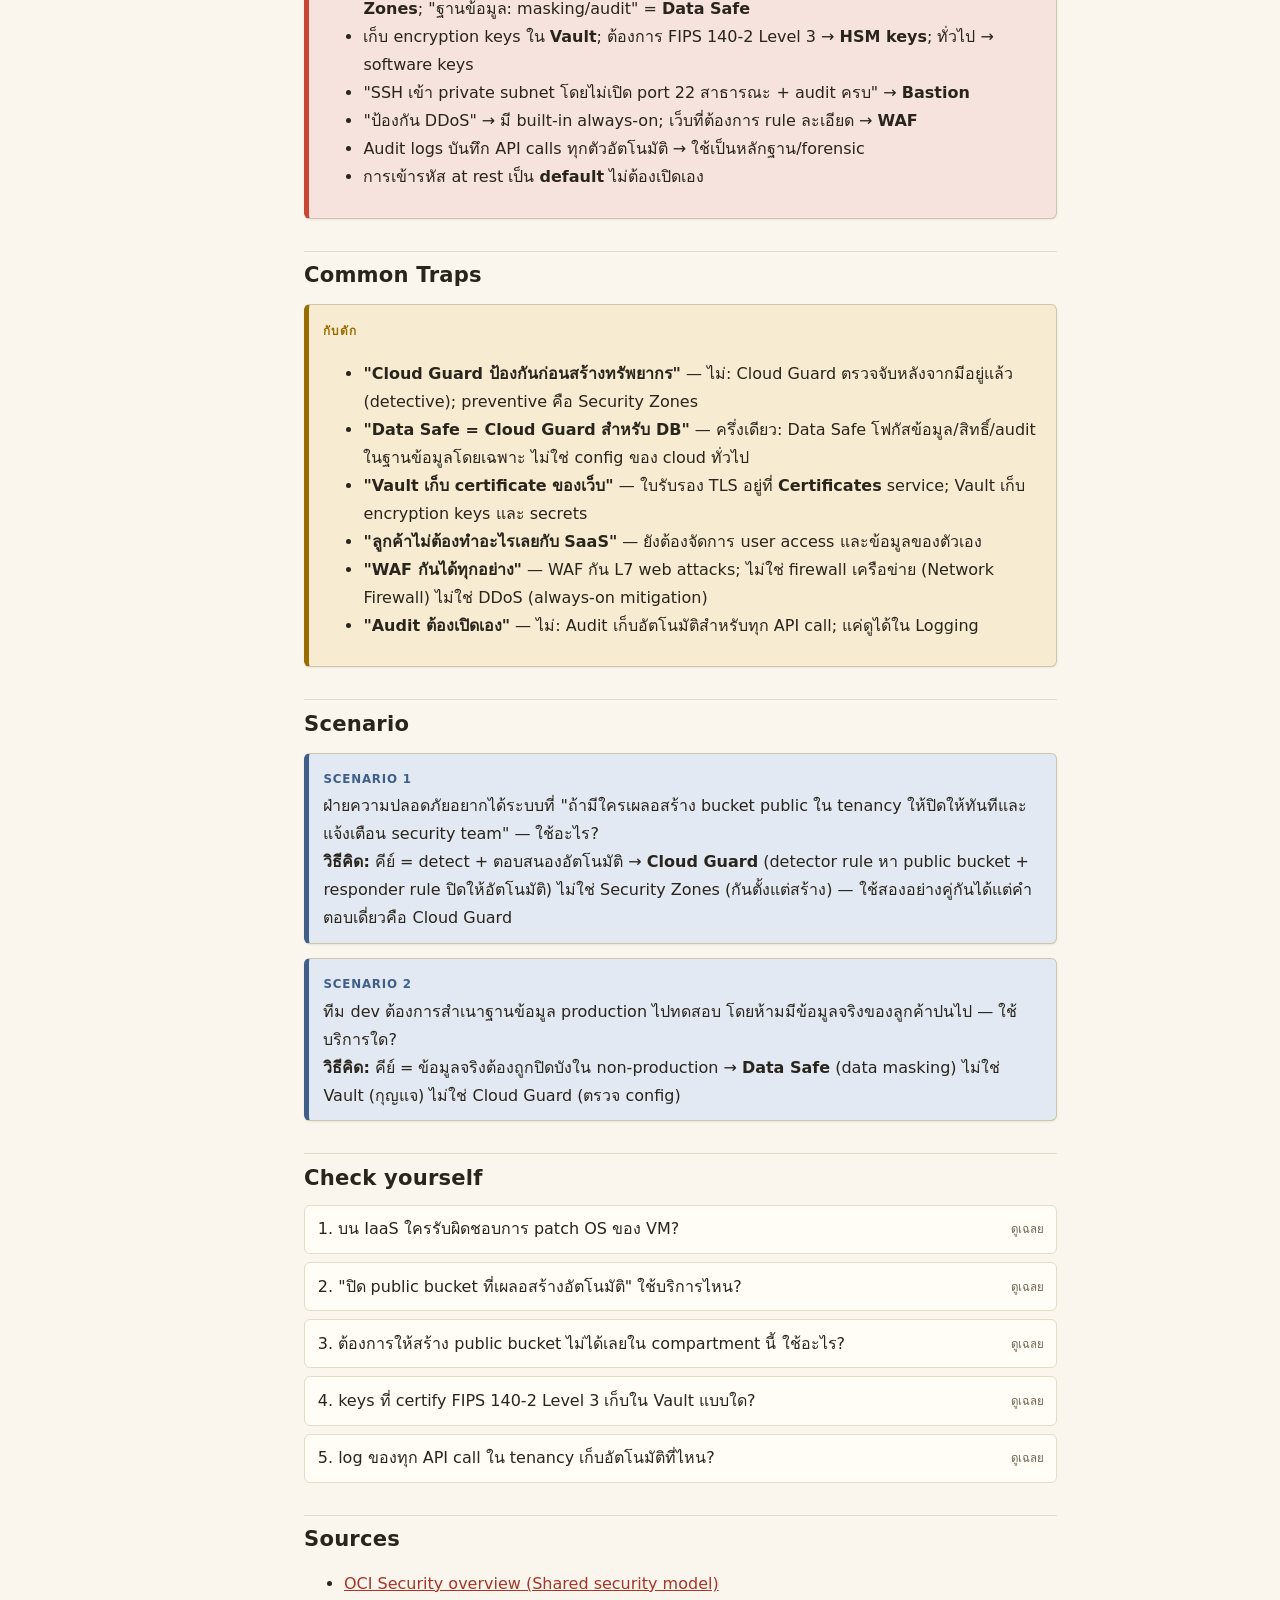
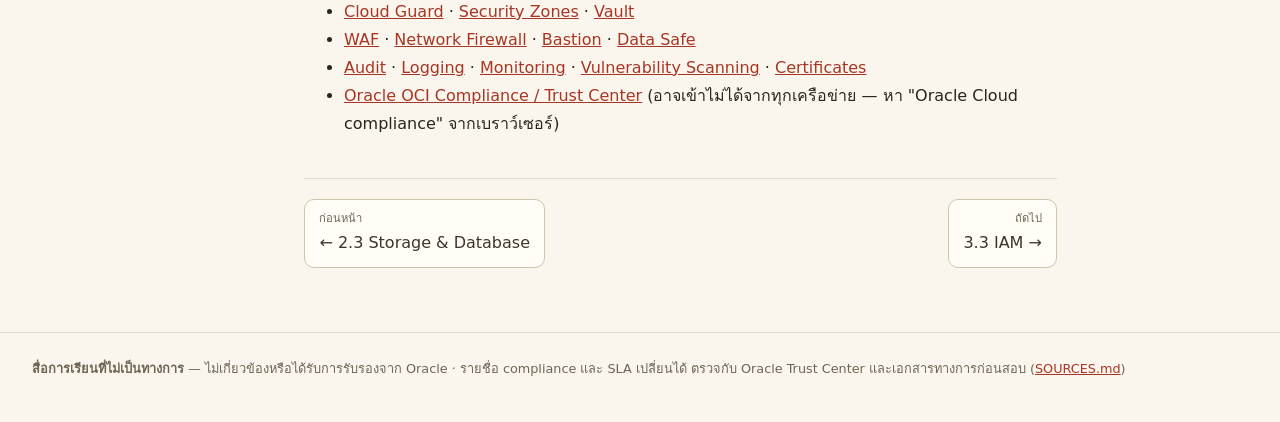
<file: d3a-shared-security-services.html>
<!doctype html>
<html lang="th">
<head>
<meta charset="utf-8">
<meta name="viewport" content="width=device-width, initial-scale=1">
<title>3.1–3.2 Shared Security Model &amp; Security Services | OCI Foundations Study</title>
<meta name="description" content="OCI Shared Security Model (of-the-cloud vs in-the-cloud), defense in depth, least privilege, zero trust, compliance; Cloud Guard, Security Zones, Vault, WAF, DDoS, Network Firewall, Bastion, Data Safe, Vulnerability Scanning, Audit/Logging/Monitoring, Certificates, encryption at rest/in transit">
<link rel="stylesheet" href="assets/css/style.css">
</head>
<body>
<header class="topbar">
  <button class="icon-btn menu-btn" data-drawer-toggle aria-label="เปิด/ปิดสารบัญ">
    <svg width="18" height="18" viewBox="0 0 24 24" fill="none" stroke="currentColor" stroke-width="2" stroke-linecap="round" aria-hidden="true"><line x1="4" y1="7" x2="20" y2="7"/><line x1="4" y1="12" x2="20" y2="12"/><line x1="4" y1="17" x2="20" y2="17"/></svg>
  </button>
  <a class="brand" href="index.html"><span class="brand-mark">OCI</span><span class="brand-name">Foundations Study<small>1Z0-1085-26 · เตรียมสอบภาษาไทย</small></span></a>
  <button class="search-btn" data-search-open aria-label="เปิดค้นหา">
    <svg width="16" height="16" viewBox="0 0 24 24" fill="none" stroke="currentColor" stroke-width="2" stroke-linecap="round" aria-hidden="true"><circle cx="11" cy="11" r="7"/><line x1="21" y1="21" x2="16.5" y2="16.5"/></svg>
    <span class="search-label">ค้นหาทั้งเว็บ…</span><kbd>/</kbd>
  </button>
  <button class="icon-btn" data-theme-toggle aria-label="สลับโหมดสว่าง/มืด/ตามระบบ">
    <svg width="18" height="18" viewBox="0 0 24 24" fill="none" stroke="currentColor" stroke-width="2" stroke-linecap="round" stroke-linejoin="round" aria-hidden="true"><circle cx="12" cy="12" r="4.5"/><path d="M12 2v3M12 19v3M2 12h3M19 12h3M4.2 4.2l2.1 2.1M17.7 17.7l2.1 2.1M4.2 19.8l2.1-2.1M17.7 6.3l2.1-2.1"/></svg>
  </button>
</header>
<div class="drawer-backdrop" aria-hidden="true"></div>

<div class="layout">
<aside class="sidebar" aria-label="สารบัญเว็บไซต์">
  <nav>
    <div class="toc-title">เริ่มต้น</div>
    <ol><li><a href="index.html">ภาพรวมข้อสอบ</a></li></ol>
    <div class="toc-title">เนื้อหาตามโดเมน</div>
    <ol>
      <li><a href="d1-getting-started.html" data-objective-link="1.1"><span class="obj-dot"></span>D1 · Getting Started</a></li>
      <li><a href="d2a-compute-cloud-native.html" data-objective-link="2.1"><span class="obj-dot"></span>D2 · Compute &amp; Cloud Native</a></li>
      <li><a href="d2b-networking.html" data-objective-link="2.2"><span class="obj-dot"></span>D2 · Networking</a></li>
      <li><a href="d2c-storage-database.html" data-objective-link="2.3"><span class="obj-dot"></span>D2 · Storage &amp; Database</a></li>
      <li><a href="d3a-shared-security-services.html" data-objective-link="3.2" aria-current="page"><span class="obj-dot"></span>D3 · Security Model &amp; Services</a></li>
      <li><a href="d3b-iam.html" data-objective-link="3.3"><span class="obj-dot"></span>D3 · IAM</a></li>
      <li><a href="d4-governance-cost.html" data-objective-link="4.1"><span class="obj-dot"></span>D4 · Governance &amp; Cost</a></li>
    </ol>
    <div class="toc-title">ฝึกและทบทวน</div>
    <ol>
      <li><a href="quiz.html">แบบฝึกหัด (Quiz)</a></li>
      <li><a href="exam.html">จำลองสอบ</a></li>
      <li><a href="flashcards.html">Flashcards</a></li>
      <li><a href="cheatsheet.html">Cheatsheet</a></li>
      <li><a href="glossary.html">Glossary</a></li>
    </ol>
    <div class="toc-title">ในหน้านี้</div>
    <ol>
      <li><a href="#why">ทำไมเรื่องนี้สำคัญ</a></li>
      <li><a href="#shared-model">3.1 Shared Security Model</a></li>
      <li><a href="#compliance">Compliance programs</a></li>
      <li><a href="#cloud-guard">Cloud Guard</a></li>
      <li><a href="#security-zones">Security Zones</a></li>
      <li><a href="#vault">Vault (Keys &amp; Secrets)</a></li>
      <li><a href="#webapp">WAF &amp; DDoS</a></li>
      <li><a href="#other-services">Bastion, Data Safe, อื่น ๆ</a></li>
      <li><a href="#audit-logging">Audit / Logging / Monitoring</a></li>
      <li><a href="#encryption">Encryption at rest / in transit</a></li>
      <li><a href="#compare">ตารางเทียบบริการที่สับสน</a></li>
      <li><a href="#exam-focus">Exam Focus</a></li>
      <li><a href="#traps">Common Traps</a></li>
      <li><a href="#scenario">Scenario</a></li>
      <li><a href="#check">Check yourself</a></li>
      <li><a href="#sources">Sources</a></li>
    </ol>
  </nav>
</aside>

<main class="content">
<nav class="breadcrumb" aria-label="breadcrumb"><a href="index.html">หน้าแรก</a> › <span class="badge badge-d3">Domain 3</span> 3.1–3.2 Security</nav>
<article class="article">

  <h1>3.1–3.2 Shared Security Model และ Security Services <span class="badge badge-d3">D3 · 25%</span></h1>
  <p style="color:var(--muted)">อ่านประมาณ 55–70 นาที · objectives 3.1 (Shared Security Model) และ 3.2 (Security services)</p>

  <div style="display:flex;gap:1rem;flex-wrap:wrap">
    <label class="objective-check" style="border:1px dashed var(--border-strong);border-radius:var(--radius-s)"><input type="checkbox" data-objective-id="3.1"> อ่าน 3.1 จบแล้ว</label>
    <label class="objective-check" style="border:1px dashed var(--border-strong);border-radius:var(--radius-s)"><input type="checkbox" data-objective-id="3.2"> อ่าน 3.2 จบแล้ว</label>
  </div>

  <h2 id="why">Why it matters</h2>
  <p>Security เป็นโดเมนน้ำหนัก 25% และเป็นสิ่งที่ "ข้อสอบจริงถามเพื่อแยกคนที่เข้าใจงานจริงออกจากคนท่องชื่อ" — โจทย์มักเล่าสถานการณ์แล้วยื่นบริการ security มาให้เลือก ถ้าจำได้ว่าแต่ละตัวทำหน้าที่อะไร ก็ตอบได้เลย</p>
  <div class="callout callout-tip"><span class="callout-title">อุปมา</span><br>
  เช่าคอนโด: เจ้าของอาคาร (Oracle) รับผิดชอบ <em>ตัวอาคาร</em> — โครงสร้าง ประตูหลัก ไฟ ระบบน้ำดับเพลิง นั่นคือ <strong>security OF the cloud</strong> ส่วนคุณรับผิดชอบ <em>ในห้องของคุณ</em> — ล็อกประตูห้อง เก็บของมีค่า ใครเข้าออกได้บ้าง นั่นคือ <strong>security IN the cloud</strong></div>

  <h2 id="shared-model">3.1 Shared Security Model</h2>
  <div class="table-wrap"><table>
    <thead><tr><th>ความรับผิดชอบ</th><th>Oracle ดูแล (security <em>of</em> the cloud)</th><th>คุณดูแล (security <em>in</em> the cloud)</th></tr></thead>
    <tbody>
      <tr><td>Physical / Data center</td><td>ความปลอดภัยของ datacenter, rack, power, network backbone, hypervisor</td><td>—</td></tr>
      <tr><td>Network / Hypervisor</td><td>Oracle Cloud Network แยก tenant, off-box virtualization</td><td>VCN design, security lists/NSG, route tables</td></tr>
      <tr><td>IaaS (เช่น Compute VM)</td><td>hardware + hypervisor</td><td><strong>OS, patching, firewall, ข้อมูล, access control</strong> ทั้งหมด</td></tr>
      <tr><td>PaaS (เช่น Autonomous DB)</td><td>hardware + OS + database engine + patch อัตโนมัติ</td><td>ข้อมูล, สิทธิ์ผู้ใช้ DB, network access ของ DB, การตั้งค่า encryption key</td></tr>
      <tr><td>SaaS (เช่น Fusion Apps)</td><td>เกือบทั้งหมด (infra + app)</td><td>ข้อมูลที่ป้อนเข้า, user access, การตั้งค่าความปลอดภัยของแอป</td></tr>
    </tbody>
  </table></div>
  <div class="callout callout-tip"><span class="callout-title">หลักจำ</span><br>
  ยิ่งเป็น SaaS ยิ่ง Oracle ดูแลเยอะ ยิ่งเป็น IaaS ยิ่งคุณดูแลเยอะ — แต่ <strong>ข้อมูลของคุณเป็นความรับผิดชอบของคุณเสมอ</strong> ไม่ว่าโมเดลไหน (รวมถึงการจัดการ access)</div>

  <h3>หลักการออกแบบ security</h3>
  <ul>
    <li><strong>Defense in Depth</strong> — หลายชั้นซ้อนกัน (network → host → app → data) ชั้นใดชั้นหนึ่งแตก ยังมีชั้นอื่นกันต่อ</li>
    <li><strong>Least Privilege</strong> — ให้สิทธิ์น้อยที่สุดที่จำเป็นต้องใช้ และ<em>เท่าที่จำเป็นเท่านั้น</em>; ทบทวนสิทธิ์สม่ำเสมอ</li>
    <li><strong>Zero Trust</strong> — ไม่ไว้ใจใครโดยอัตโนมัติ แม้แต่ในเครือข่ายภายใน — verify explicitly, least privilege access, assume breach; บน OCI ใช้ร่วมกับ IAM conditions, Bastion, WAF และ ZTPR</li>
  </ul>

  <h2 id="compliance">Compliance programs และวิธีเข้าถึงเอกสาร</h2>
  <ul>
    <li>OCI ผ่านการตรวจรับรองระดับสากล เช่น <strong>ISO 27001/27017/27018, SOC 1/2/3, PCI-DSS, HIPAA, FedRAMP, GDPR, CSA STAR</strong> ฯลฯ (รายการจริงและระดับที่ยืนยันได้ เปลี่ยนได้ — ตรวจสอบกับ Oracle)</li>
    <li>เอกสาร compliance และรายงาน audit อยู่ที่ <strong>Oracle Cloud Infrastructure Trust Center</strong> (cloud.oracle.com/iaas/compliance) และใน Console: <em>Governance → Compliance</em> — ลูกค้าที่มี contract เข้าดู/ดาวน์โหลดรายงานได้</li>
    <li><strong>Data residency</strong> — ข้อมูลอยู่ใน region ที่คุณเลือกเสมอ (ไม่ย้ายข้าม region/realm เอง); บางประเทศมีข้อบังคับเฉพาะ (เช่น ข้อมูลส่วนบุคคลในไทย/ยุโรป)</li>
  </ul>

  <h2 id="cloud-guard">Cloud Guard (ด่านตรวจจับ + ตอบสนอง)</h2>
  <ul>
    <li><strong>Cloud Guard</strong> = บริการ <strong>detect + respond</strong> ภัยคุกคามอัตโนมัติ ทำงานแบบ "detector ตรวจเจอปัญหา → responder แก้ให้อัตโนมัติ"</li>
    <li>องค์ประกอบหลัก:
      <ul>
        <li><strong>Target</strong> — สิ่งที่ Cloud Guard มอนิเตอร์ (เช่น tenancy หรือ compartment)</li>
        <li><strong>Recipe</strong> — ชุดของ rules สำเร็จรูป (Detector recipe / Responder recipe); เลือกระดับ managed (Oracle อัปเดตให้) หรือ custom</li>
        <li><strong>Detector rule</strong> — กฎตรวจจับ (เช่น "มี bucket public", "มี VCN เปิด 0.0.0.0/0 ไปทุกพอร์ต", "มี user พยายาม MFA ไม่ผ่านหลายครั้ง")</li>
        <li><strong>Responder rule</strong> — การตอบสนองอัตโนมัติ (เช่น "ปิด public bucket อัตโนมัติ", "ตัดสิทธิ์ user", "แจ้งเตือน")</li>
        <li><strong>Problem</strong> — รายการปัญหาที่ตรวจพบ มี severity และสถานะ</li>
      </ul></li>
    <li>ทำงานจาก activity logs และ configuration (รวมถึง Audit logs) — มอนิเตอร์แบบต่อเนื่อง</li>
    <li>แนวทางสอบ: "ตรวจจับการตั้งค่าผิด + แก้อัตโนมัติ" → Cloud Guard; "ป้องกันไม่ให้ตั้งค่าผิดตั้งแต่แรก" → Security Zones</li>
  </ul>

  <h2 id="security-zones">Security Zones (บังคับ posture ตั้งแต่สร้างทรัพยากร)</h2>
  <ul>
    <li><strong>Security Zone</strong> = compartment พิเศษที่มี <strong>security policies บังคับ</strong> ว่าสร้างทรัพยากรแบบไหนได้/ไม่ได้ — ป้องกัน <em>ตั้งแต่ก่อนเกิด</em> (proactive)</li>
    <li>ตัวอย่างกฎ: ห้ามสร้าง public bucket, ห้ามปิด encryption, ห้ามเปิด security list กว้างเกิน, ห้ามสร้างฐานข้อมูลที่ไม่มี backup — สร้างแล้วขัดกับกฎ = ถูกปฏิเสธทันที</li>
    <li>ต่างจาก Cloud Guard: Security Zone ป้องกัน <em>ก่อน</em> (preventive), Cloud Guard ตรวจจับ <em>หลัง</em> (detective) — ประกอบกันเป็น defense in depth</li>
  </ul>

  <h2 id="vault">Vault — กุญแจและความลับ (Key Management &amp; Secrets)</h2>
  <ul>
    <li><strong>Vault</strong> = ที่เก็บ encryption keys และ secrets อย่างปลอดภัย</li>
    <li><strong>Master Encryption Keys</strong> — กุญแจสำหรับเข้ารหัสข้อมูล (เช่น block volume, object storage, database) เลือกชนิด:
      <ul>
        <li><strong>Software-protected keys</strong> — เก็บในซอฟต์แวร์ HSM จำลอง (HSM ระดับซอฟต์แวร์)</li>
        <li><strong>HSM keys</strong> — เก็บใน Hardware Security Module จริง (FIPS 140-2 Level 3) — แข็งแรงกว่า ราคา/ข้อจำกัดมากกว่า</li>
      </ul></li>
    <li><strong>Secrets</strong> — เก็บรหัสผ่าน, API keys, connection strings; เข้าผ่าน API/CLI; รองรับ versioning ของ secret; ใส่ใน instance ผ่าน instance principals/secrets โดยไม่ hardcode</li>
    <li><strong>Customer-managed keys (CMK)</strong> — คุณเป็นเจ้าของ/จัดการกุญแจเอง (แทนที่จะใช้ Oracle-managed keys) สำหรับ compliance ที่ต้องการควบคุมวงจรชีวิตกุญแจ</li>
    <li>ถอดกุญแจ = ข้อมูลถอดรหัสไม่ได้ (Cryptographic erasure) ใช้ตอนเลิกใช้ข้อมูลตาม policy</li>
  </ul>

  <h2 id="webapp">WAF และ DDoS Protection</h2>
  <ul>
    <li><strong>Web Application Firewall (WAF)</strong> — ป้องกันเว็บแอปที่ชั้น L7: กัน OWASP Top 10 (SQL injection, XSS), bot management, rate limiting, geo-blocking; แนบได้กับ public Load Balancer; มี rule สำเร็จรูปและ custom rules</li>
    <li><strong>DDoS Protection</strong> — ป้องกัน Distributed Denial of Service ที่ชั้นเครือข่าย; OCI มี always-on DDoS mitigation สำหรับ public endpoints โดยอัตโนมัติ (ไม่ต้องตั้งค่า) + สามารถตรวจการโจมตีผ่าน WAF/Logging</li>
  </ul>

  <h2 id="other-services">Bastion, Data Safe, Vulnerability Scanning, Certificates</h2>
  <div class="table-wrap"><table>
    <thead><tr><th>บริการ</th><th>หน้าที่ / เมื่อไหร่ใช้</th></tr></thead>
    <tbody>
      <tr><td><strong>Bastion</strong></td><td>ทางเข้า managed ไปยัง private subnet — session จำกัดเวลา (เช่น 3 ชั่วโมง), audit ทุก session, ไม่ต้องมี jump box เอง; รองรับ SSH (Linux) และ RDP (Windows)</td></tr>
      <tr><td><strong>Data Safe</strong></td><td>จัดการ security ของ <em>ฐานข้อมูล</em> โดยเฉพาะ: ค้นหา sensitive data, ประเมินสิทธิ์ผู้ใช้ DB, data masking สำหรับ non-production, audit trail ของ DB</td></tr>
      <tr><td><strong>Vulnerability Scanning</strong></td><td>สแกน VM/container images หา CVE ที่รู้อยู่แล้ว — รายงานและแจ้งเตือน แพตช์ตามผล</td></tr>
      <tr><td><strong>Certificates</strong></td><td>ออก/เก็บ/ต่ออายุใบรับรองดิจิทัล (TLS) แบบ managed; ใช้กับ LB/API Gateway</td></tr>
      <tr><td><strong>Network Firewall</strong></td><td>stateful firewall ชั้น L3–L7 จัดการโดย Oracle — IDS/IPS, TLS inspection, วางหน้า subnet</td></tr>
    </tbody>
  </table></div>

  <h2 id="audit-logging">Audit / Logging / Monitoring</h2>
  <ul>
    <li><strong>Audit</strong> — บันทึกทุก API call ที่เกิดใน tenancy (ใครทำอะไร เมื่อไหร่ จากที่ไหน) เก็บใน Logging service โดยอัตโนมัติ — พระเอกของ forensic/compliance</li>
    <li><strong>Logging</strong> — ศูนย์รวม log (service logs + custom logs) — ค้น, สำรอง, ตั้ง alarm ได้</li>
    <li><strong>Monitoring</strong> — metrics ทุกบริการ + alarms (เช่น CPU &gt; 80% นาน 5 นาที → trigger notification) และ dashboards</li>
    <li><strong>Events + Notifications</strong> — automation เมื่อเกิดเหตุการณ์ (เช่น bucket ถูกเขียน → เรียก Functions)</li>
  </ul>

  <h2 id="encryption">Encryption — at rest และ in transit</h2>
  <ul>
    <li><strong>At rest</strong> — ข้อมูลทุกอย่างเข้ารหัส AES-256 เป็นค่า default (block/boot volume, object, database, backups) โดยไม่ต้องตั้งค่า; เลือกใช้ customer-managed keys ผ่าน Vault ได้</li>
    <li><strong>In transit</strong> — ทราฟฟิกระหว่างลูกค้า↔OCI และระหว่าง AD/region เข้ารหัส TLS/เส้นทาง backbone เสมอ; OCI บล็อก plaintext ของ data plane ไม่ให้วิ่งบนเน็ตสาธารณะโดยไม่เข้ารหัส</li>
  </ul>

  <h2 id="compare">ตารางเปรียบเทียบบริการที่สับสนบ่อย</h2>
  <div class="table-wrap"><table>
    <thead><tr><th>บริการ</th><th>ทำหน้าที่</th><th>จังหวะ</th><th>ตอบโจทย์แบบ</th></tr></thead>
    <tbody>
      <tr><td><strong>Security Zones</strong></td><td>บังคับนโยบายตั้งแต่สร้างทรัพยากร</td><td>ป้องกันก่อน (proactive)</td><td>"ห้ามสร้าง public bucket เลย"</td></tr>
      <tr><td><strong>Cloud Guard</strong></td><td>ตรวจจับการตั้งค่า/พฤติกรรมผิดปกติ + แก้อัตโนมัติ</td><td>ตรวจจับหลัง (reactive)</td><td>"มีใครเปิด bucket สาธารณะ — ปิดให้อัตโนมัติ"</td></tr>
      <tr><td><strong>Data Safe</strong></td><td>ความปลอดภัยของฐานข้อมูล (mask, audit, assess)</td><td>ทั้งก่อนและหลัง</td><td>"ปิดบังข้อมูลจริงใน DB ตอนเอาไปเทส"</td></tr>
      <tr><td><strong>Vulnerability Scanning</strong></td><td>สแกน CVE บน host/images</td><td>ตามรอบ</td><td>"image นี้มีช่องโหว่ที่รู้แล้วไหม"</td></tr>
      <tr><td><strong>WAF</strong></td><td>กันการโจมตีเว็บที่ L7</td><td> real-time</td><td>"กัน SQL injection ที่หน้า login"</td></tr>
      <tr><td><strong>Bastion</strong></td><td>ทางเข้า private subnet แบบมี audit</td><td>real-time (session)</td><td>"SSH เข้าเครื่องใน private subnet อย่างปลอดภัย"</td></tr>
      <tr><td><strong>Vault</strong></td><td>เก็บกุญแจและความลับ</td><td>—</td><td>"เก็บ DB password / encryption key ที่ไหนดี"</td></tr>
    </tbody>
  </table></div>

  <h2 id="exam-focus">Exam Focus</h2>
  <div class="callout callout-exam"><span class="callout-title">ข้อสอบชอบถาม</span>
    <ul>
      <li>ใครรับผิดชอบอะไร: IaaS แล้วลูกค้าดูแล OS; SaaS แล้ว Oracle ดูแลเกือบหมด; <strong>ข้อมูลของลูกค้า = ลูกค้าดูแลเสมอ</strong></li>
      <li>"ตรวจจับ + ตอบสนองอัตโนมัติ" = <strong>Cloud Guard</strong>; "ห้ามสร้างสิ่งผิดตั้งแต่แรก" = <strong>Security Zones</strong>; "ฐานข้อมูล: masking/audit" = <strong>Data Safe</strong></li>
      <li>เก็บ encryption keys ใน <strong>Vault</strong>; ต้องการ FIPS 140-2 Level 3 → <strong>HSM keys</strong>; ทั่วไป → software keys</li>
      <li>"SSH เข้า private subnet โดยไม่เปิด port 22 สาธารณะ + audit ครบ" → <strong>Bastion</strong></li>
      <li>"ป้องกัน DDoS" → มี built-in always-on; เว็บที่ต้องการ rule ละเอียด → <strong>WAF</strong></li>
      <li>Audit logs บันทึก API calls ทุกตัวอัตโนมัติ → ใช้เป็นหลักฐาน/forensic</li>
      <li>การเข้ารหัส at rest เป็น <strong>default</strong> ไม่ต้องเปิดเอง</li>
    </ul>
  </div>

  <h2 id="traps">Common Traps</h2>
  <div class="callout callout-trap"><span class="callout-title">กับดัก</span>
    <ul>
      <li><strong>"Cloud Guard ป้องกันก่อนสร้างทรัพยากร"</strong> — ไม่: Cloud Guard ตรวจจับหลังจากมีอยู่แล้ว (detective); preventive คือ Security Zones</li>
      <li><strong>"Data Safe = Cloud Guard สำหรับ DB"</strong> — ครึ่งเดียว: Data Safe โฟกัสข้อมูล/สิทธิ์/audit ในฐานข้อมูลโดยเฉพาะ ไม่ใช่ config ของ cloud ทั่วไป</li>
      <li><strong>"Vault เก็บ certificate ของเว็บ"</strong> — ใบรับรอง TLS อยู่ที่ <strong>Certificates</strong> service; Vault เก็บ encryption keys และ secrets</li>
      <li><strong>"ลูกค้าไม่ต้องทำอะไรเลยกับ SaaS"</strong> — ยังต้องจัดการ user access และข้อมูลของตัวเอง</li>
      <li><strong>"WAF กันได้ทุกอย่าง"</strong> — WAF กัน L7 web attacks; ไม่ใช่ firewall เครือข่าย (Network Firewall) ไม่ใช่ DDoS (always-on mitigation)</li>
      <li><strong>"Audit ต้องเปิดเอง"</strong> — ไม่: Audit เก็บอัตโนมัติสำหรับทุก API call; แค่ดูได้ใน Logging</li>
    </ul>
  </div>

  <h2 id="scenario">Scenario</h2>
  <div class="callout callout-scenario"><span class="callout-title">Scenario 1</span><br>
  ฝ่ายความปลอดภัยอยากได้ระบบที่ "ถ้ามีใครเผลอสร้าง bucket public ใน tenancy ให้ปิดให้ทันทีและแจ้งเตือน security team" — ใช้อะไร?<br>
  <strong>วิธีคิด:</strong> คีย์ = detect + ตอบสนองอัตโนมัติ → <strong>Cloud Guard</strong> (detector rule หา public bucket + responder rule ปิดให้อัตโนมัติ) ไม่ใช่ Security Zones (กันตั้งแต่สร้าง) — ใช้สองอย่างคู่กันได้แต่คำตอบเดี่ยวคือ Cloud Guard</div>
  <div class="callout callout-scenario"><span class="callout-title">Scenario 2</span><br>
  ทีม dev ต้องการสำเนาฐานข้อมูล production ไปทดสอบ โดยห้ามมีข้อมูลจริงของลูกค้าปนไป — ใช้บริการใด?<br>
  <strong>วิธีคิด:</strong> คีย์ = ข้อมูลจริงต้องถูกปิดบังใน non-production → <strong>Data Safe</strong> (data masking) ไม่ใช่ Vault (กุญแจ) ไม่ใช่ Cloud Guard (ตรวจ config)</div>

  <h2 id="check">Check yourself</h2>
  <div class="check-item"><button class="check-q" aria-expanded="false"><span>1. บน IaaS ใครรับผิดชอบการ patch OS ของ VM?</span><span class="check-toggle-hint">ดูเฉลย</span></button>
    <div class="check-a">คุณ (ลูกค้า) — Oracle ดูแลแค่ hardware/hypervisor; OS, patch, firewall, ข้อมูล เป็นของคุณ</div></div>
  <div class="check-item"><button class="check-q" aria-expanded="false"><span>2. "ปิด public bucket ที่เผลอสร้างอัตโนมัติ" ใช้บริการไหน?</span><span class="check-toggle-hint">ดูเฉลย</span></button>
    <div class="check-a">Cloud Guard — detector rule ตรวจพบ + responder rule แก้อัตโนมัติ</div></div>
  <div class="check-item"><button class="check-q" aria-expanded="false"><span>3. ต้องการให้สร้าง public bucket ไม่ได้เลยใน compartment นี้ ใช้อะไร?</span><span class="check-toggle-hint">ดูเฉลย</span></button>
    <div class="check-a">Security Zones — บังคับ posture ก่อนสร้างทรัพยากร; สร้างผิดกฎจะถูกปฏิเสธ</div></div>
  <div class="check-item"><button class="check-q" aria-expanded="false"><span>4. keys ที่ certify FIPS 140-2 Level 3 เก็บใน Vault แบบใด?</span><span class="check-toggle-hint">ดูเฉลย</span></button>
    <div class="check-a">HSM keys (hardware security module) — แข็งแรงกว่า software-protected keys</div></div>
  <div class="check-item"><button class="check-q" aria-expanded="false"><span>5. log ของทุก API call ใน tenancy เก็บอัตโนมัติที่ไหน?</span><span class="check-toggle-hint">ดูเฉลย</span></button>
    <div class="check-a">Audit service → เก็บใน Logging service — ค้นย้อนหลังได้โดยไม่ต้องตั้งค่าเพิ่ม</div></div>

  <h2 id="sources">Sources</h2>
  <ul>
    <li><a href="https://docs.oracle.com/en-us/iaas/Content/Security/Concepts/security.htm" target="_blank" rel="noopener">OCI Security overview (Shared security model)</a></li>
    <li><a href="https://docs.oracle.com/en-us/iaas/Content/cloud-guard/home.htm" target="_blank" rel="noopener">Cloud Guard</a> · <a href="https://docs.oracle.com/en-us/iaas/Content/security-zones/home.htm" target="_blank" rel="noopener">Security Zones</a> · <a href="https://docs.oracle.com/en-us/iaas/Content/KeyManagement/home.htm" target="_blank" rel="noopener">Vault</a></li>
    <li><a href="https://docs.oracle.com/en-us/iaas/Content/WAF/home.htm" target="_blank" rel="noopener">WAF</a> · <a href="https://docs.oracle.com/en-us/iaas/Content/network-firewall/home.htm" target="_blank" rel="noopener">Network Firewall</a> · <a href="https://docs.oracle.com/en-us/iaas/Content/Bastion/home.htm" target="_blank" rel="noopener">Bastion</a> · <a href="https://docs.oracle.com/en-us/iaas/Content/datasafe/home.htm" target="_blank" rel="noopener">Data Safe</a></li>
    <li><a href="https://docs.oracle.com/en-us/iaas/Content/Audit/home.htm" target="_blank" rel="noopener">Audit</a> · <a href="https://docs.oracle.com/en-us/iaas/Content/Logging/home.htm" target="_blank" rel="noopener">Logging</a> · <a href="https://docs.oracle.com/en-us/iaas/Content/Monitoring/home.htm" target="_blank" rel="noopener">Monitoring</a> · <a href="https://docs.oracle.com/en-us/iaas/Content/vuln-scanning/home.htm" target="_blank" rel="noopener">Vulnerability Scanning</a> · <a href="https://docs.oracle.com/en-us/iaas/Content/certificates/home.htm" target="_blank" rel="noopener">Certificates</a></li>
    <li><a href="https://www.oracle.com/cloud/cloud-infrastructure/compliance/" target="_blank" rel="noopener">Oracle OCI Compliance / Trust Center</a> (อาจเข้าไม่ได้จากทุกเครือข่าย — หา "Oracle Cloud compliance" จากเบราว์เซอร์)</li>
  </ul>

  <nav class="prevnext" aria-label="ไปยังหน้าก่อนหน้า/ถัดไป">
    <a href="d2c-storage-database.html"><small>ก่อนหน้า</small>← 2.3 Storage &amp; Database</a>
    <a href="d3b-iam.html" style="text-align:right"><small>ถัดไป</small>3.3 IAM →</a>
  </nav>
</article>
</main>
</div>

<footer class="footer">
  <p><strong>สื่อการเรียนที่ไม่เป็นทางการ</strong> — ไม่เกี่ยวข้องหรือได้รับการรับรองจาก Oracle · รายชื่อ compliance และ SLA เปลี่ยนได้ ตรวจกับ Oracle Trust Center และเอกสารทางการก่อนสอบ (<a href="SOURCES.md">SOURCES.md</a>)</p>
</footer>

<div class="search-overlay" id="search-overlay" role="dialog" aria-modal="true" aria-label="ค้นหาทั้งเว็บ">
  <div class="search-panel">
    <input type="search" placeholder="ค้นหาหัวข้อ บริการ หรือศัพท์… (กด Esc เพื่อปิด)" aria-label="คำค้นหา" autocomplete="off">
    <div class="search-results" role="listbox" aria-label="ผลการค้นหา"></div>
  </div>
</div>
<script src="assets/js/search-index.js"></script>
<script src="assets/js/app.js"></script>
</body>
</html>
</file>
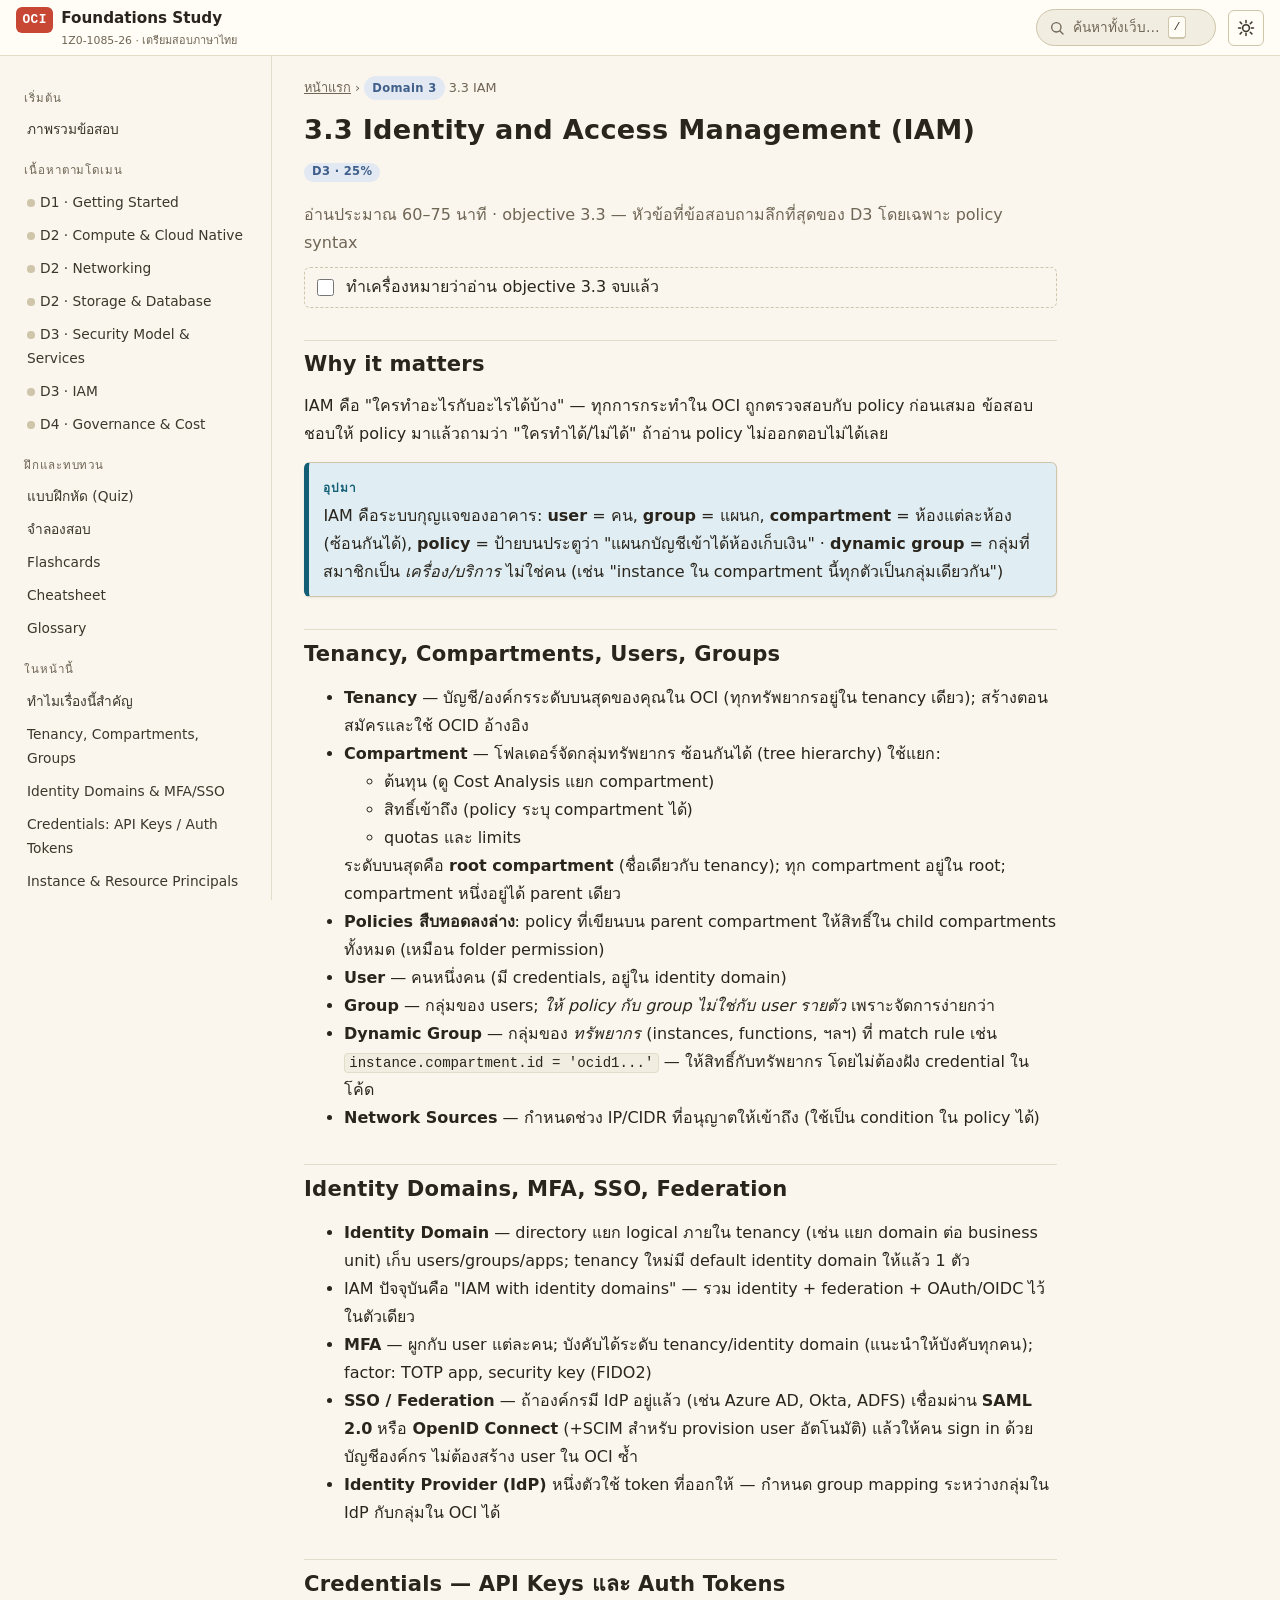
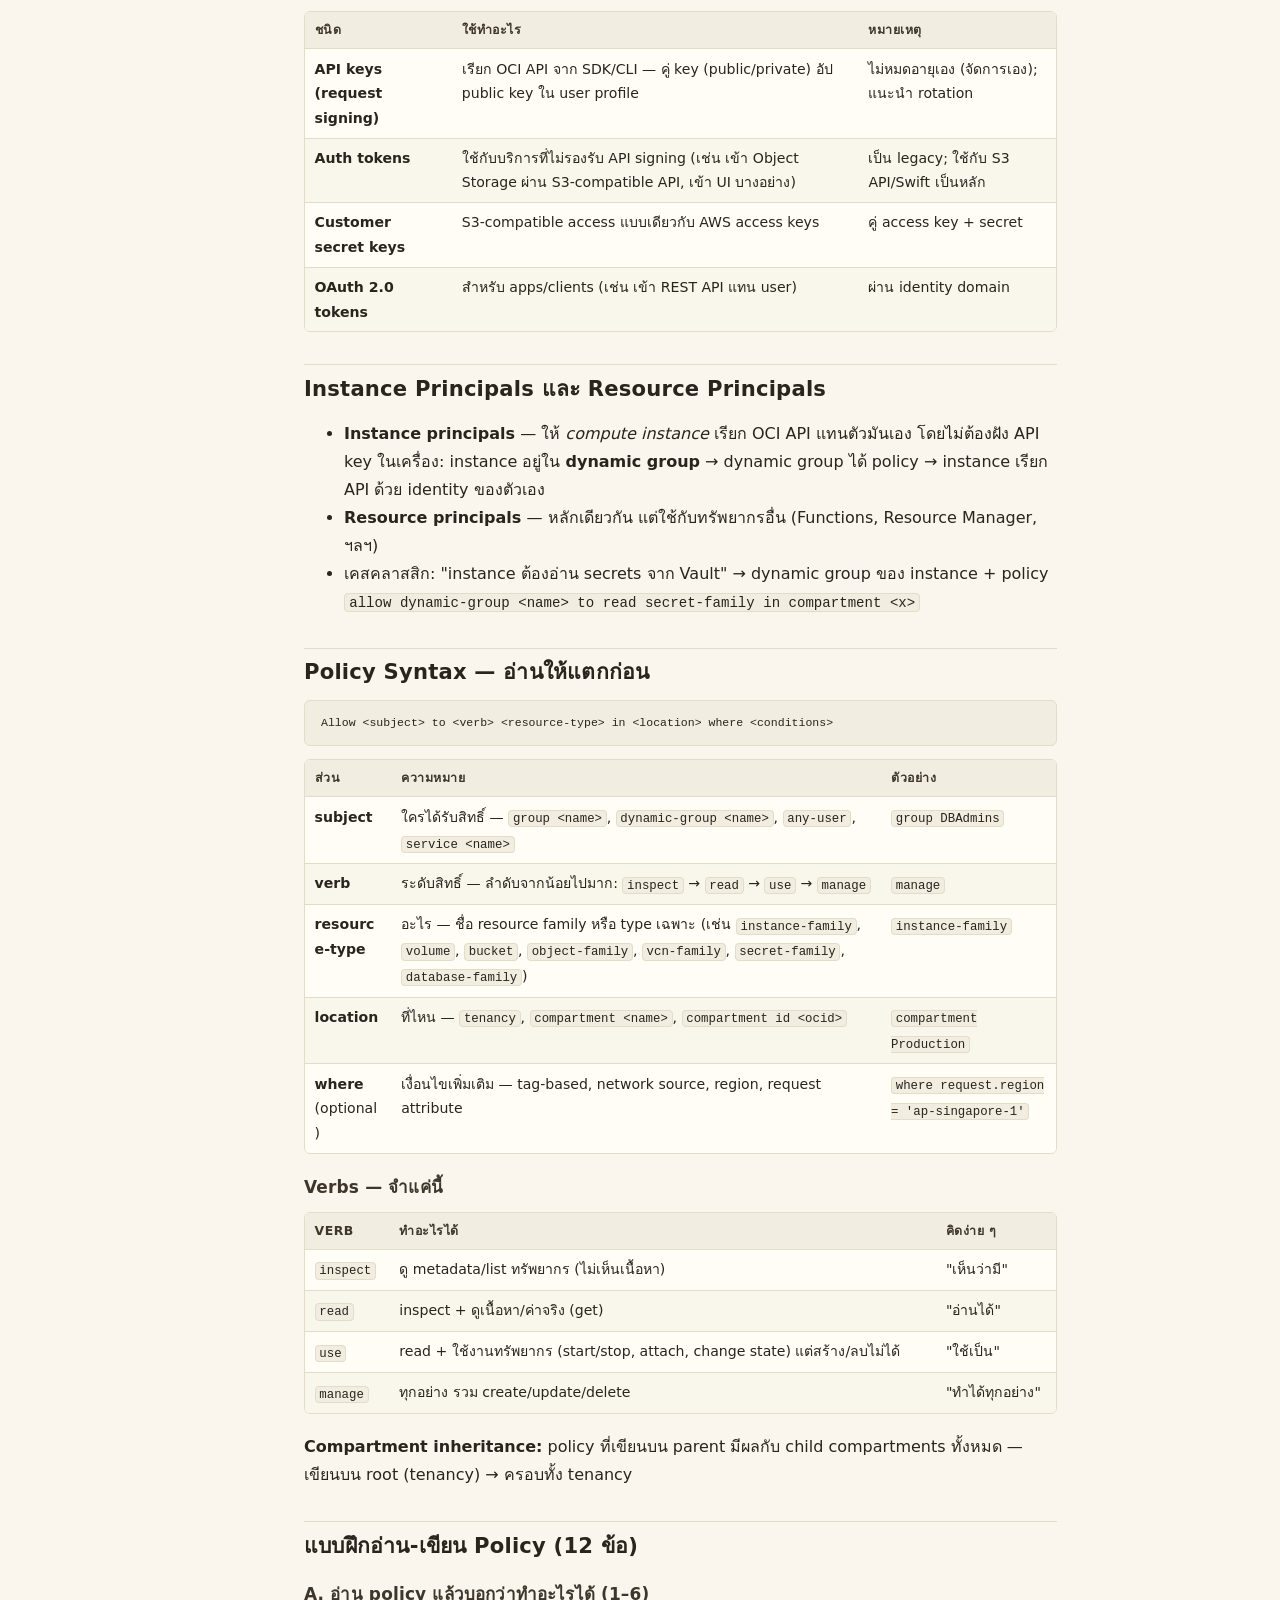
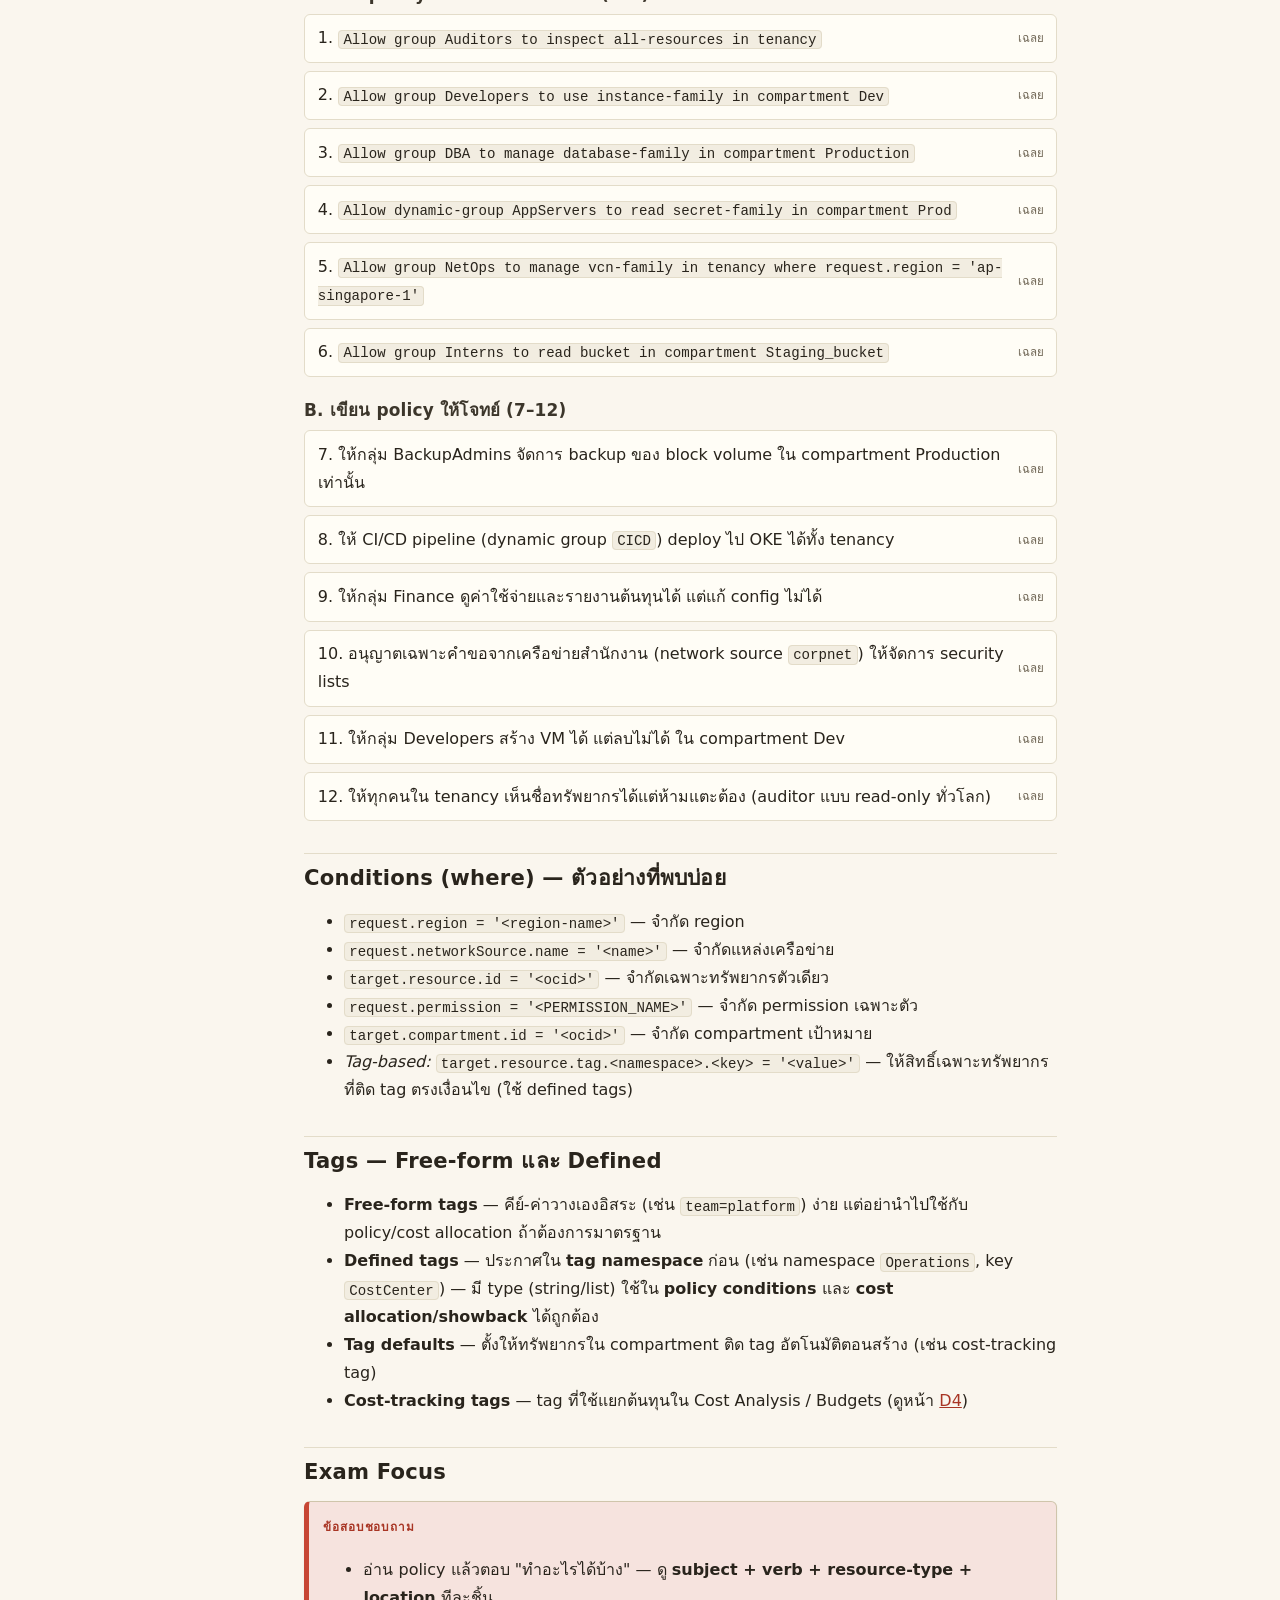
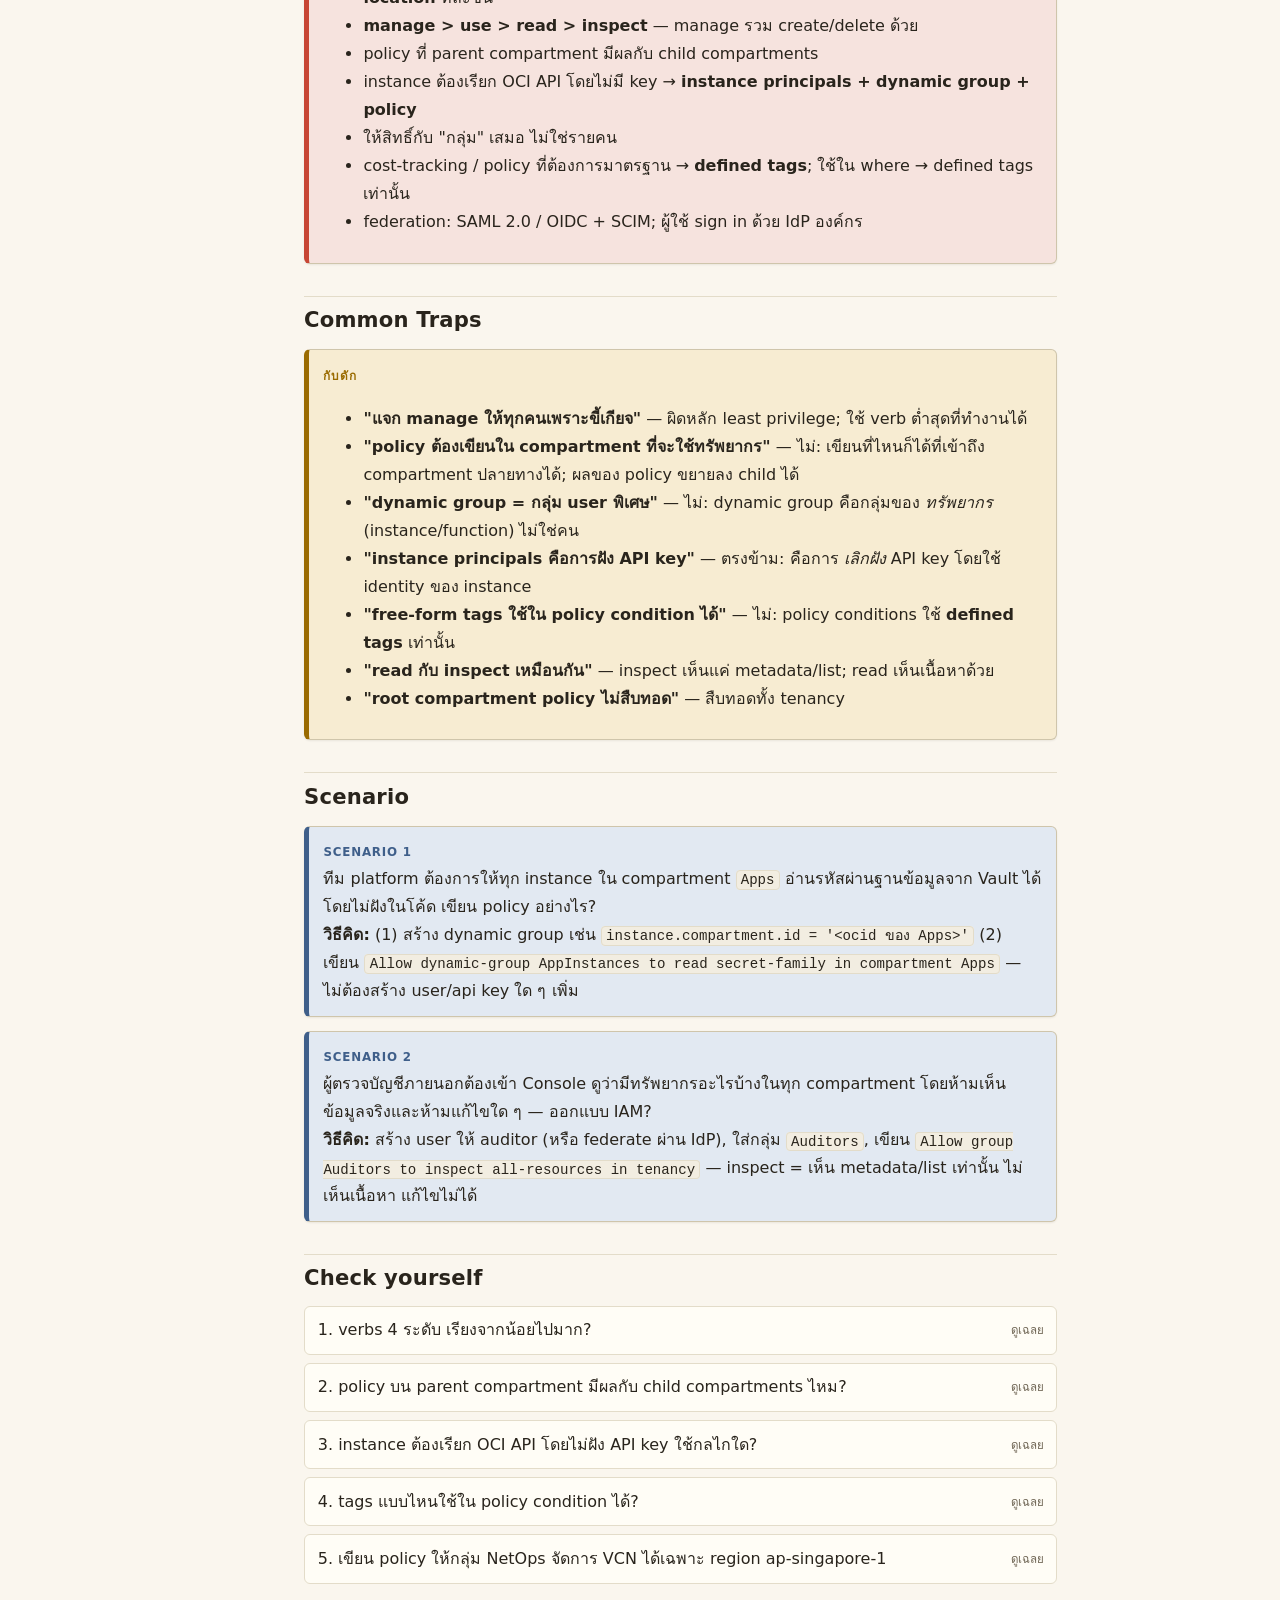
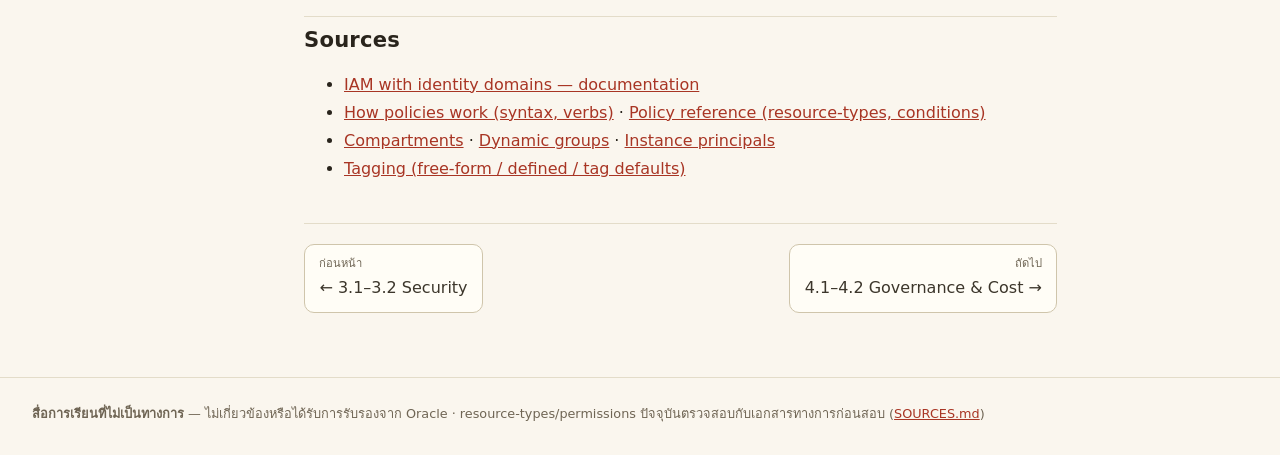
<file: d3b-iam.html>
<!doctype html>
<html lang="th">
<head>
<meta charset="utf-8">
<meta name="viewport" content="width=device-width, initial-scale=1">
<title>3.3 IAM | OCI Foundations Study</title>
<meta name="description" content="OCI Identity and Access Management: tenancy, compartments, users/groups/dynamic groups, identity domains, MFA/SSO/federation, API keys, instance principals, policy syntax (verbs inspect/read/use/manage), conditions, tags — พร้อมแบบฝึกอ่าน-เขียน policy 12 ข้อ">
<link rel="stylesheet" href="assets/css/style.css">
</head>
<body>
<header class="topbar">
  <button class="icon-btn menu-btn" data-drawer-toggle aria-label="เปิด/ปิดสารบัญ">
    <svg width="18" height="18" viewBox="0 0 24 24" fill="none" stroke="currentColor" stroke-width="2" stroke-linecap="round" aria-hidden="true"><line x1="4" y1="7" x2="20" y2="7"/><line x1="4" y1="12" x2="20" y2="12"/><line x1="4" y1="17" x2="20" y2="17"/></svg>
  </button>
  <a class="brand" href="index.html"><span class="brand-mark">OCI</span><span class="brand-name">Foundations Study<small>1Z0-1085-26 · เตรียมสอบภาษาไทย</small></span></a>
  <button class="search-btn" data-search-open aria-label="เปิดค้นหา">
    <svg width="16" height="16" viewBox="0 0 24 24" fill="none" stroke="currentColor" stroke-width="2" stroke-linecap="round" aria-hidden="true"><circle cx="11" cy="11" r="7"/><line x1="21" y1="21" x2="16.5" y2="16.5"/></svg>
    <span class="search-label">ค้นหาทั้งเว็บ…</span><kbd>/</kbd>
  </button>
  <button class="icon-btn" data-theme-toggle aria-label="สลับโหมดสว่าง/มืด/ตามระบบ">
    <svg width="18" height="18" viewBox="0 0 24 24" fill="none" stroke="currentColor" stroke-width="2" stroke-linecap="round" stroke-linejoin="round" aria-hidden="true"><circle cx="12" cy="12" r="4.5"/><path d="M12 2v3M12 19v3M2 12h3M19 12h3M4.2 4.2l2.1 2.1M17.7 17.7l2.1 2.1M4.2 19.8l2.1-2.1M17.7 6.3l2.1-2.1"/></svg>
  </button>
</header>
<div class="drawer-backdrop" aria-hidden="true"></div>

<div class="layout">
<aside class="sidebar" aria-label="สารบัญเว็บไซต์">
  <nav>
    <div class="toc-title">เริ่มต้น</div>
    <ol><li><a href="index.html">ภาพรวมข้อสอบ</a></li></ol>
    <div class="toc-title">เนื้อหาตามโดเมน</div>
    <ol>
      <li><a href="d1-getting-started.html" data-objective-link="1.1"><span class="obj-dot"></span>D1 · Getting Started</a></li>
      <li><a href="d2a-compute-cloud-native.html" data-objective-link="2.1"><span class="obj-dot"></span>D2 · Compute &amp; Cloud Native</a></li>
      <li><a href="d2b-networking.html" data-objective-link="2.2"><span class="obj-dot"></span>D2 · Networking</a></li>
      <li><a href="d2c-storage-database.html" data-objective-link="2.3"><span class="obj-dot"></span>D2 · Storage &amp; Database</a></li>
      <li><a href="d3a-shared-security-services.html" data-objective-link="3.2"><span class="obj-dot"></span>D3 · Security Model &amp; Services</a></li>
      <li><a href="d3b-iam.html" data-objective-link="3.3" aria-current="page"><span class="obj-dot"></span>D3 · IAM</a></li>
      <li><a href="d4-governance-cost.html" data-objective-link="4.1"><span class="obj-dot"></span>D4 · Governance &amp; Cost</a></li>
    </ol>
    <div class="toc-title">ฝึกและทบทวน</div>
    <ol>
      <li><a href="quiz.html">แบบฝึกหัด (Quiz)</a></li>
      <li><a href="exam.html">จำลองสอบ</a></li>
      <li><a href="flashcards.html">Flashcards</a></li>
      <li><a href="cheatsheet.html">Cheatsheet</a></li>
      <li><a href="glossary.html">Glossary</a></li>
    </ol>
    <div class="toc-title">ในหน้านี้</div>
    <ol>
      <li><a href="#why">ทำไมเรื่องนี้สำคัญ</a></li>
      <li><a href="#building-blocks">Tenancy, Compartments, Groups</a></li>
      <li><a href="#identity-domains">Identity Domains &amp; MFA/SSO</a></li>
      <li><a href="#credentials">Credentials: API Keys / Auth Tokens</a></li>
      <li><a href="#principals">Instance &amp; Resource Principals</a></li>
      <li><a href="#policy-syntax">Policy Syntax &amp; Verbs</a></li>
      <li><a href="#policy-exercises">แบบฝึก Policy 12 ข้อ</a></li>
      <li><a href="#conditions">Conditions</a></li>
      <li><a href="#tags">Tags</a></li>
      <li><a href="#exam-focus">Exam Focus</a></li>
      <li><a href="#traps">Common Traps</a></li>
      <li><a href="#scenario">Scenario</a></li>
      <li><a href="#check">Check yourself</a></li>
      <li><a href="#sources">Sources</a></li>
    </ol>
  </nav>
</aside>

<main class="content">
<nav class="breadcrumb" aria-label="breadcrumb"><a href="index.html">หน้าแรก</a> › <span class="badge badge-d3">Domain 3</span> 3.3 IAM</nav>
<article class="article">

  <h1>3.3 Identity and Access Management (IAM) <span class="badge badge-d3">D3 · 25%</span></h1>
  <p style="color:var(--muted)">อ่านประมาณ 60–75 นาที · objective 3.3 — หัวข้อที่ข้อสอบถามลึกที่สุดของ D3 โดยเฉพาะ policy syntax</p>

  <label class="objective-check" style="border:1px dashed var(--border-strong);border-radius:var(--radius-s);margin:.5rem 0 1rem">
    <input type="checkbox" data-objective-id="3.3"> ทำเครื่องหมายว่าอ่าน objective 3.3 จบแล้ว
  </label>

  <h2 id="why">Why it matters</h2>
  <p>IAM คือ "ใครทำอะไรกับอะไรได้บ้าง" — ทุกการกระทำใน OCI ถูกตรวจสอบกับ policy ก่อนเสมอ ข้อสอบชอบให้ policy มาแล้วถามว่า "ใครทำได้/ไม่ได้" ถ้าอ่าน policy ไม่ออกตอบไม่ได้เลย</p>
  <div class="callout callout-tip"><span class="callout-title">อุปมา</span><br>
  IAM คือระบบกุญแจของอาคาร: <strong>user</strong> = คน, <strong>group</strong> = แผนก, <strong>compartment</strong> = ห้องแต่ละห้อง (ซ้อนกันได้), <strong>policy</strong> = ป้ายบนประตูว่า "แผนกบัญชีเข้าได้ห้องเก็บเงิน" · <strong>dynamic group</strong> = กลุ่มที่สมาชิกเป็น <em>เครื่อง/บริการ</em> ไม่ใช่คน (เช่น "instance ใน compartment นี้ทุกตัวเป็นกลุ่มเดียวกัน")</div>

  <h2 id="building-blocks">Tenancy, Compartments, Users, Groups</h2>
  <ul>
    <li><strong>Tenancy</strong> — บัญชี/องค์กรระดับบนสุดของคุณใน OCI (ทุกทรัพยากรอยู่ใน tenancy เดียว); สร้างตอนสมัครและใช้ OCID อ้างอิง</li>
    <li><strong>Compartment</strong> — โฟลเดอร์จัดกลุ่มทรัพยากร ซ้อนกันได้ (tree hierarchy) ใช้แยก:
      <ul>
        <li>ต้นทุน (ดู Cost Analysis แยก compartment)</li>
        <li>สิทธิ์เข้าถึง (policy ระบุ compartment ได้)</li>
        <li>quotas และ limits</li>
      </ul>
      ระดับบนสุดคือ <strong>root compartment</strong> (ชื่อเดียวกับ tenancy); ทุก compartment อยู่ใน root; compartment หนึ่งอยู่ได้ parent เดียว</li>
    <li><strong>Policies สืบทอดลงล่าง</strong>: policy ที่เขียนบน parent compartment ให้สิทธิ์ใน child compartments ทั้งหมด (เหมือน folder permission)</li>
    <li><strong>User</strong> — คนหนึ่งคน (มี credentials, อยู่ใน identity domain)</li>
    <li><strong>Group</strong> — กลุ่มของ users; <em>ให้ policy กับ group ไม่ใช่กับ user รายตัว</em> เพราะจัดการง่ายกว่า</li>
    <li><strong>Dynamic Group</strong> — กลุ่มของ <em>ทรัพยากร</em> (instances, functions, ฯลฯ) ที่ match rule เช่น <code>instance.compartment.id = 'ocid1...'</code> — ให้สิทธิ์กับทรัพยากร โดยไม่ต้องฝัง credential ในโค้ด</li>
    <li><strong>Network Sources</strong> — กำหนดช่วง IP/CIDR ที่อนุญาตให้เข้าถึง (ใช้เป็น condition ใน policy ได้)</li>
  </ul>

  <h2 id="identity-domains">Identity Domains, MFA, SSO, Federation</h2>
  <ul>
    <li><strong>Identity Domain</strong> — directory แยก logical ภายใน tenancy (เช่น แยก domain ต่อ business unit) เก็บ users/groups/apps; tenancy ใหม่มี default identity domain ให้แล้ว 1 ตัว</li>
    <li>IAM ปัจจุบันคือ "IAM with identity domains" — รวม identity + federation + OAuth/OIDC ไว้ในตัวเดียว</li>
    <li><strong>MFA</strong> — ผูกกับ user แต่ละคน; บังคับได้ระดับ tenancy/identity domain (แนะนำให้บังคับทุกคน); factor: TOTP app, security key (FIDO2)</li>
    <li><strong>SSO / Federation</strong> — ถ้าองค์กรมี IdP อยู่แล้ว (เช่น Azure AD, Okta, ADFS) เชื่อมผ่าน <strong>SAML 2.0</strong> หรือ <strong>OpenID Connect</strong> (+SCIM สำหรับ provision user อัตโนมัติ) แล้วให้คน sign in ด้วยบัญชีองค์กร ไม่ต้องสร้าง user ใน OCI ซ้ำ</li>
    <li><strong>Identity Provider (IdP)</strong> หนึ่งตัวใช้ token ที่ออกให้ — กำหนด group mapping ระหว่างกลุ่มใน IdP กับกลุ่มใน OCI ได้</li>
  </ul>

  <h2 id="credentials">Credentials — API Keys และ Auth Tokens</h2>
  <div class="table-wrap"><table>
    <thead><tr><th>ชนิด</th><th>ใช้ทำอะไร</th><th>หมายเหตุ</th></tr></thead>
    <tbody>
      <tr><td><strong>API keys (request signing)</strong></td><td>เรียก OCI API จาก SDK/CLI — คู่ key (public/private) อัป public key ใน user profile</td><td>ไม่หมดอายุเอง (จัดการเอง); แนะนำ rotation</td></tr>
      <tr><td><strong>Auth tokens</strong></td><td>ใช้กับบริการที่ไม่รองรับ API signing (เช่น เข้า Object Storage ผ่าน S3-compatible API, เข้า UI บางอย่าง)</td><td>เป็น legacy; ใช้กับ S3 API/Swift เป็นหลัก</td></tr>
      <tr><td><strong>Customer secret keys</strong></td><td>S3-compatible access แบบเดียวกับ AWS access keys</td><td>คู่ access key + secret</td></tr>
      <tr><td><strong>OAuth 2.0 tokens</strong></td><td>สำหรับ apps/clients (เช่น เข้า REST API แทน user)</td><td>ผ่าน identity domain</td></tr>
    </tbody>
  </table></div>

  <h2 id="principals">Instance Principals และ Resource Principals</h2>
  <ul>
    <li><strong>Instance principals</strong> — ให้ <em>compute instance</em> เรียก OCI API แทนตัวมันเอง โดยไม่ต้องฝัง API key ในเครื่อง: instance อยู่ใน <strong>dynamic group</strong> → dynamic group ได้ policy → instance เรียก API ด้วย identity ของตัวเอง</li>
    <li><strong>Resource principals</strong> — หลักเดียวกัน แต่ใช้กับทรัพยากรอื่น (Functions, Resource Manager, ฯลฯ)</li>
    <li>เคสคลาสสิก: "instance ต้องอ่าน secrets จาก Vault" → dynamic group ของ instance + policy <code>allow dynamic-group &lt;name&gt; to read secret-family in compartment &lt;x&gt;</code></li>
  </ul>

  <h2 id="policy-syntax">Policy Syntax — อ่านให้แตกก่อน</h2>
  <pre><code>Allow &lt;subject&gt; to &lt;verb&gt; &lt;resource-type&gt; in &lt;location&gt; where &lt;conditions&gt;</code></pre>
  <div class="table-wrap"><table>
    <thead><tr><th>ส่วน</th><th>ความหมาย</th><th>ตัวอย่าง</th></tr></thead>
    <tbody>
      <tr><td><strong>subject</strong></td><td>ใครได้รับสิทธิ์ — <code>group &lt;name&gt;</code>, <code>dynamic-group &lt;name&gt;</code>, <code>any-user</code>, <code>service &lt;name&gt;</code></td><td><code>group DBAdmins</code></td></tr>
      <tr><td><strong>verb</strong></td><td>ระดับสิทธิ์ — ลำดับจากน้อยไปมาก: <code>inspect</code> → <code>read</code> → <code>use</code> → <code>manage</code></td><td><code>manage</code></td></tr>
      <tr><td><strong>resource-type</strong></td><td>อะไร — ชื่อ resource family หรือ type เฉพาะ (เช่น <code>instance-family</code>, <code>volume</code>, <code>bucket</code>, <code>object-family</code>, <code>vcn-family</code>, <code>secret-family</code>, <code>database-family</code>)</td><td><code>instance-family</code></td></tr>
      <tr><td><strong>location</strong></td><td>ที่ไหน — <code>tenancy</code>, <code>compartment &lt;name&gt;</code>, <code>compartment id &lt;ocid&gt;</code></td><td><code>compartment Production</code></td></tr>
      <tr><td><strong>where</strong> (optional)</td><td>เงื่อนไขเพิ่มเติม — tag-based, network source, region, request attribute</td><td><code>where request.region = 'ap-singapore-1'</code></td></tr>
    </tbody>
  </table></div>

  <h3>Verbs — จำแค่นี้</h3>
  <div class="table-wrap"><table>
    <thead><tr><th>Verb</th><th>ทำอะไรได้</th><th>คิดง่าย ๆ</th></tr></thead>
    <tbody>
      <tr><td><code>inspect</code></td><td>ดู metadata/list ทรัพยากร (ไม่เห็นเนื้อหา)</td><td>"เห็นว่ามี"</td></tr>
      <tr><td><code>read</code></td><td>inspect + ดูเนื้อหา/ค่าจริง (get)</td><td>"อ่านได้"</td></tr>
      <tr><td><code>use</code></td><td>read + ใช้งานทรัพยากร (start/stop, attach, change state) แต่สร้าง/ลบไม่ได้</td><td>"ใช้เป็น"</td></tr>
      <tr><td><code>manage</code></td><td>ทุกอย่าง รวม create/update/delete</td><td>"ทำได้ทุกอย่าง"</td></tr>
    </tbody>
  </table></div>
  <p><strong>Compartment inheritance:</strong> policy ที่เขียนบน parent มีผลกับ child compartments ทั้งหมด — เขียนบน root (tenancy) → ครอบทั้ง tenancy</p>

  <h2 id="policy-exercises">แบบฝึกอ่าน-เขียน Policy (12 ข้อ)</h2>

  <h3>A. อ่าน policy แล้วบอกว่าทำอะไรได้ (1–6)</h3>
  <div class="check-item"><button class="check-q" aria-expanded="false"><span>1. <code>Allow group Auditors to inspect all-resources in tenancy</code></span><span class="check-toggle-hint">เฉลย</span></button>
    <div class="check-a">กลุ่ม Auditors เห็น metadata/list ของทุกทรัพยากรทั้ง tenancy แต่ดูเนื้อหาไม่ได้ (inspect ไม่ใช่ read)</div></div>
  <div class="check-item"><button class="check-q" aria-expanded="false"><span>2. <code>Allow group Developers to use instance-family in compartment Dev</code></span><span class="check-toggle-hint">เฉลย</span></button>
    <div class="check-a">Developers ใช้งาน instance ใน compartment Dev ได้ — start/stop/attach ฯลฯ แต่สร้างหรือลบ instance ไม่ได้ เพราะ use &lt; manage</div></div>
  <div class="check-item"><button class="check-q" aria-expanded="false"><span>3. <code>Allow group DBA to manage database-family in compartment Production</code></span><span class="check-toggle-hint">เฉลย</span></button>
    <div class="check-a">DBA จัดการฐานข้อมูลทุกอย่างใน compartment Production (สร้าง/แก้/ลบ/backups)</div></div>
  <div class="check-item"><button class="check-q" aria-expanded="false"><span>4. <code>Allow dynamic-group AppServers to read secret-family in compartment Prod</code></span><span class="check-toggle-hint">เฉลย</span></button>
    <div class="check-a">instance/ทรัพยากรใน dynamic group AppServers อ่าน Vault secrets ใน compartment Prod ได้ — ใช้ตอนแอปต้องดึงรหัสผ่าน DB โดยไม่ฝังในโค้ด</div></div>
  <div class="check-item"><button class="check-q" aria-expanded="false"><span>5. <code>Allow group NetOps to manage vcn-family in tenancy where request.region = 'ap-singapore-1'</code></span><span class="check-toggle-hint">เฉลย</span></button>
    <div class="check-a">NetOps จัดการ VCN ทั้ง tenancy ได้ <em>แต่เฉพาะ region ap-singapore-1</em> — เงื่อนไข where จำกัด region</div></div>
  <div class="check-item"><button class="check-q" aria-expanded="false"><span>6. <code>Allow group Interns to read bucket in compartment Staging_bucket</code></span><span class="check-toggle-hint">เฉลย</span></button>
    <div class="check-a">Interns อ่าน metadata+เนื้อหา object ใน bucket ชื่อ Staging_bucket ได้ แต่เขียน/ลบ/สร้างไม่ได้</div></div>

  <h3>B. เขียน policy ให้โจทย์ (7–12)</h3>
  <div class="check-item"><button class="check-q" aria-expanded="false"><span>7. ให้กลุ่ม BackupAdmins จัดการ backup ของ block volume ใน compartment Production เท่านั้น</span><span class="check-toggle-hint">เฉลย</span></button>
    <div class="check-a"><code>Allow group BackupAdmins to manage volume-family in compartment Production</code> (volume-family รวม backup) — ถ้าต้องการเจาะจง: <code>manage volume-backup-family</code> ก็ได้ขึ้นกับ resource-type ที่มีในปัจจุบัน</div></div>
  <div class="check-item"><button class="check-q" aria-expanded="false"><span>8. ให้ CI/CD pipeline (dynamic group <code>CICD</code>) deploy ไป OKE ได้ทั้ง tenancy</span><span class="check-toggle-hint">เฉลย</span></button>
    <div class="check-a"><code>Allow dynamic-group CICD to manage cluster-family in tenancy</code> — หรือจำกัด compartment ตามที่ pipeline deploy จริง</div></div>
  <div class="check-item"><button class="check-q" aria-expanded="false"><span>9. ให้กลุ่ม Finance ดูค่าใช้จ่ายและรายงานต้นทุนได้ แต่แก้ config ไม่ได้</span><span class="check-toggle-hint">เฉลย</span></button>
    <div class="check-a">สิทธิ์อ่าน cost reports: <code>Allow group Finance to read usage-report in tenancy</code> — ตรวจ resource-type ปัจจุบันใน docs (cost/usage reports)</div></div>
  <div class="check-item"><button class="check-q" aria-expanded="false"><span>10. อนุญาตเฉพาะคำขอจากเครือข่ายสำนักงาน (network source <code>corpnet</code>) ให้จัดการ security lists</span><span class="check-toggle-hint">เฉลย</span></button>
    <div class="check-a"><code>Allow group SecOps to manage security-lists in tenancy where request.networkSource.name='corpnet'</code></div></div>
  <div class="check-item"><button class="check-q" aria-expanded="false"><span>11. ให้กลุ่ม Developers สร้าง VM ได้ แต่ลบไม่ได้ ใน compartment Dev</span><span class="check-toggle-hint">เฉลย</span></button>
    <div class="check-a">OCI ไม่มี verb "create-without-delete" แยก — ใช้ <code>use instance-family</code> (ใช้ได้แต่สร้างไม่ได้) หรือใช้ <code>manage</code> + จำกัด delete ด้วย condition เช่น <code>where request.permission != 'INSTANCE_DELETE'</code> (ถ้ามี permission นั้นในเอกสารปัจจุบัน — ตรวจสอบ verb/condition ที่รองรับก่อนใช้จริง)</div></div>
  <div class="check-item"><button class="check-q" aria-expanded="false"><span>12. ให้ทุกคนใน tenancy เห็นชื่อทรัพยากรได้แต่ห้ามแตะต้อง (auditor แบบ read-only ทั่วโลก)</span><span class="check-toggle-hint">เฉลย</span></button>
    <div class="check-a"><code>Allow group Auditors to inspect all-resources in tenancy</code></div></div>

  <h2 id="conditions">Conditions (where) — ตัวอย่างที่พบบ่อย</h2>
  <ul>
    <li><code>request.region = '&lt;region-name&gt;'</code> — จำกัด region</li>
    <li><code>request.networkSource.name = '&lt;name&gt;'</code> — จำกัดแหล่งเครือข่าย</li>
    <li><code>target.resource.id = '&lt;ocid&gt;'</code> — จำกัดเฉพาะทรัพยากรตัวเดียว</li>
    <li><code>request.permission = '&lt;PERMISSION_NAME&gt;'</code> — จำกัด permission เฉพาะตัว</li>
    <li><code>target.compartment.id = '&lt;ocid&gt;'</code> — จำกัด compartment เป้าหมาย</li>
    <li><em>Tag-based:</em> <code>target.resource.tag.&lt;namespace&gt;.&lt;key&gt; = '&lt;value&gt;'</code> — ให้สิทธิ์เฉพาะทรัพยากรที่ติด tag ตรงเงื่อนไข (ใช้ defined tags)</li>
  </ul>

  <h2 id="tags">Tags — Free-form และ Defined</h2>
  <ul>
    <li><strong>Free-form tags</strong> — คีย์-ค่าวางเองอิสระ (เช่น <code>team=platform</code>) ง่าย แต่อย่านำไปใช้กับ policy/cost allocation ถ้าต้องการมาตรฐาน</li>
    <li><strong>Defined tags</strong> — ประกาศใน <strong>tag namespace</strong> ก่อน (เช่น namespace <code>Operations</code>, key <code>CostCenter</code>) — มี type (string/list) ใช้ใน <strong>policy conditions</strong> และ <strong>cost allocation/showback</strong> ได้ถูกต้อง</li>
    <li><strong>Tag defaults</strong> — ตั้งให้ทรัพยากรใน compartment ติด tag อัตโนมัติตอนสร้าง (เช่น cost-tracking tag)</li>
    <li><strong>Cost-tracking tags</strong> — tag ที่ใช้แยกต้นทุนใน Cost Analysis / Budgets (ดูหน้า <a href="d4-governance-cost.html">D4</a>)</li>
  </ul>

  <h2 id="exam-focus">Exam Focus</h2>
  <div class="callout callout-exam"><span class="callout-title">ข้อสอบชอบถาม</span>
    <ul>
      <li>อ่าน policy แล้วตอบ "ทำอะไรได้บ้าง" — ดู <strong>subject + verb + resource-type + location</strong> ทีละชิ้น</li>
      <li><strong>manage &gt; use &gt; read &gt; inspect</strong> — manage รวม create/delete ด้วย</li>
      <li>policy ที่ parent compartment มีผลกับ child compartments</li>
      <li>instance ต้องเรียก OCI API โดยไม่มี key → <strong>instance principals + dynamic group + policy</strong></li>
      <li>ให้สิทธิ์กับ "กลุ่ม" เสมอ ไม่ใช่รายคน</li>
      <li>cost-tracking / policy ที่ต้องการมาตรฐาน → <strong>defined tags</strong>; ใช้ใน where → defined tags เท่านั้น</li>
      <li>federation: SAML 2.0 / OIDC + SCIM; ผู้ใช้ sign in ด้วย IdP องค์กร</li>
    </ul>
  </div>

  <h2 id="traps">Common Traps</h2>
  <div class="callout callout-trap"><span class="callout-title">กับดัก</span>
    <ul>
      <li><strong>"แจก manage ให้ทุกคนเพราะขี้เกียจ"</strong> — ผิดหลัก least privilege; ใช้ verb ต่ำสุดที่ทำงานได้</li>
      <li><strong>"policy ต้องเขียนใน compartment ที่จะใช้ทรัพยากร"</strong> — ไม่: เขียนที่ไหนก็ได้ที่เข้าถึง compartment ปลายทางได้; ผลของ policy ขยายลง child ได้</li>
      <li><strong>"dynamic group = กลุ่ม user พิเศษ"</strong> — ไม่: dynamic group คือกลุ่มของ <em>ทรัพยากร</em> (instance/function) ไม่ใช่คน</li>
      <li><strong>"instance principals คือการฝัง API key"</strong> — ตรงข้าม: คือการ <em>เลิกฝัง</em> API key โดยใช้ identity ของ instance</li>
      <li><strong>"free-form tags ใช้ใน policy condition ได้"</strong> — ไม่: policy conditions ใช้ <strong>defined tags</strong> เท่านั้น</li>
      <li><strong>"read กับ inspect เหมือนกัน"</strong> — inspect เห็นแค่ metadata/list; read เห็นเนื้อหาด้วย</li>
      <li><strong>"root compartment policy ไม่สืบทอด"</strong> — สืบทอดทั้ง tenancy</li>
    </ul>
  </div>

  <h2 id="scenario">Scenario</h2>
  <div class="callout callout-scenario"><span class="callout-title">Scenario 1</span><br>
  ทีม platform ต้องการให้ทุก instance ใน compartment <code>Apps</code> อ่านรหัสผ่านฐานข้อมูลจาก Vault ได้โดยไม่ฝังในโค้ด เขียน policy อย่างไร?<br>
  <strong>วิธีคิด:</strong> (1) สร้าง dynamic group เช่น <code>instance.compartment.id = '&lt;ocid ของ Apps&gt;'</code> (2) เขียน <code>Allow dynamic-group AppInstances to read secret-family in compartment Apps</code> — ไม่ต้องสร้าง user/api key ใด ๆ เพิ่ม</div>
  <div class="callout callout-scenario"><span class="callout-title">Scenario 2</span><br>
  ผู้ตรวจบัญชีภายนอกต้องเข้า Console ดูว่ามีทรัพยากรอะไรบ้างในทุก compartment โดยห้ามเห็นข้อมูลจริงและห้ามแก้ไขใด ๆ — ออกแบบ IAM?<br>
  <strong>วิธีคิด:</strong> สร้าง user ให้ auditor (หรือ federate ผ่าน IdP), ใส่กลุ่ม <code>Auditors</code>, เขียน <code>Allow group Auditors to inspect all-resources in tenancy</code> — inspect = เห็น metadata/list เท่านั้น ไม่เห็นเนื้อหา แก้ไขไม่ได้</div>

  <h2 id="check">Check yourself</h2>
  <div class="check-item"><button class="check-q" aria-expanded="false"><span>1. verbs 4 ระดับ เรียงจากน้อยไปมาก?</span><span class="check-toggle-hint">ดูเฉลย</span></button>
    <div class="check-a">inspect → read → use → manage</div></div>
  <div class="check-item"><button class="check-q" aria-expanded="false"><span>2. policy บน parent compartment มีผลกับ child compartments ไหม?</span><span class="check-toggle-hint">ดูเฉลย</span></button>
    <div class="check-a">มี — สืบทอดลงทั้งหมด (เหมือน folder permission)</div></div>
  <div class="check-item"><button class="check-q" aria-expanded="false"><span>3. instance ต้องเรียก OCI API โดยไม่ฝัง API key ใช้กลไกใด?</span><span class="check-toggle-hint">ดูเฉลย</span></button>
    <div class="check-a">Instance principals — dynamic group ของ instance + policy ที่ให้ dynamic group นั้น</div></div>
  <div class="check-item"><button class="check-q" aria-expanded="false"><span>4. tags แบบไหนใช้ใน policy condition ได้?</span><span class="check-toggle-hint">ดูเฉลย</span></button>
    <div class="check-a">Defined tags (ต้องประกาศใน tag namespace ก่อน) — free-form ใช้ใน where ไม่ได้</div></div>
  <div class="check-item"><button class="check-q" aria-expanded="false"><span>5. เขียน policy ให้กลุ่ม NetOps จัดการ VCN ได้เฉพาะ region ap-singapore-1</span><span class="check-toggle-hint">ดูเฉลย</span></button>
    <div class="check-a"><code>Allow group NetOps to manage vcn-family in tenancy where request.region = 'ap-singapore-1'</code></div></div>

  <h2 id="sources">Sources</h2>
  <ul>
    <li><a href="https://docs.oracle.com/en-us/iaas/Content/Identity/home.htm" target="_blank" rel="noopener">IAM with identity domains — documentation</a></li>
    <li><a href="https://docs.oracle.com/en-us/iaas/Content/Identity/Concepts/policies.htm" target="_blank" rel="noopener">How policies work (syntax, verbs)</a> · <a href="https://docs.oracle.com/en-us/iaas/Content/Identity/Concepts/policyreference.htm" target="_blank" rel="noopener">Policy reference (resource-types, conditions)</a></li>
    <li><a href="https://docs.oracle.com/en-us/iaas/Content/Identity/Concepts/compartments.htm" target="_blank" rel="noopener">Compartments</a> · <a href="https://docs.oracle.com/en-us/iaas/Content/Identity/Tasks/managingDynamicGroups.htm" target="_blank" rel="noopener">Dynamic groups</a> · <a href="https://docs.oracle.com/en-us/iaas/Content/Identity/Concepts/instance-principal.htm" target="_blank" rel="noopener">Instance principals</a></li>
    <li><a href="https://docs.oracle.com/en-us/iaas/Content/Tagging/home.htm" target="_blank" rel="noopener">Tagging (free-form / defined / tag defaults)</a></li>
  </ul>

  <nav class="prevnext" aria-label="ไปยังหน้าก่อนหน้า/ถัดไป">
    <a href="d3a-shared-security-services.html"><small>ก่อนหน้า</small>← 3.1–3.2 Security</a>
    <a href="d4-governance-cost.html" style="text-align:right"><small>ถัดไป</small>4.1–4.2 Governance &amp; Cost →</a>
  </nav>
</article>
</main>
</div>

<footer class="footer">
  <p><strong>สื่อการเรียนที่ไม่เป็นทางการ</strong> — ไม่เกี่ยวข้องหรือได้รับการรับรองจาก Oracle · resource-types/permissions ปัจจุบันตรวจสอบกับเอกสารทางการก่อนสอบ (<a href="SOURCES.md">SOURCES.md</a>)</p>
</footer>

<div class="search-overlay" id="search-overlay" role="dialog" aria-modal="true" aria-label="ค้นหาทั้งเว็บ">
  <div class="search-panel">
    <input type="search" placeholder="ค้นหาหัวข้อ บริการ หรือศัพท์… (กด Esc เพื่อปิด)" aria-label="คำค้นหา" autocomplete="off">
    <div class="search-results" role="listbox" aria-label="ผลการค้นหา"></div>
  </div>
</div>
<script src="assets/js/search-index.js"></script>
<script src="assets/js/app.js"></script>
</body>
</html>
</file>
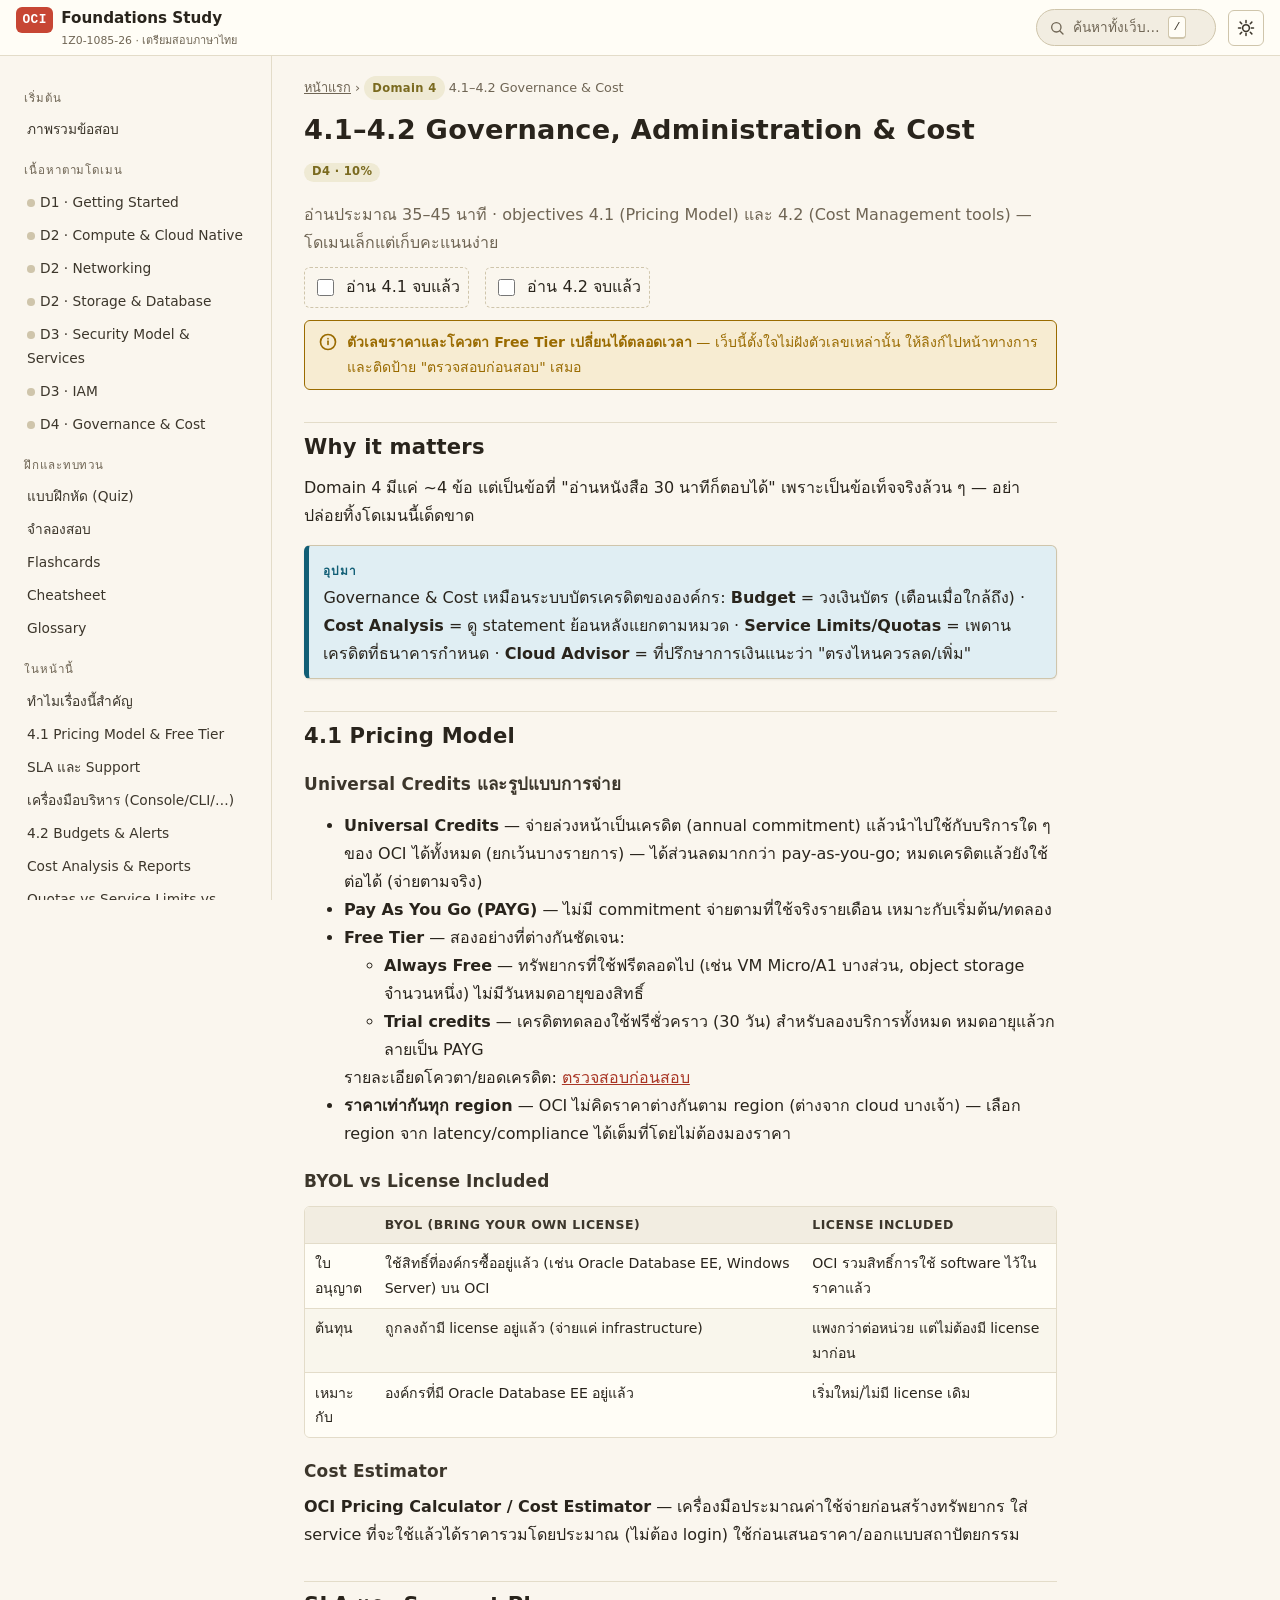
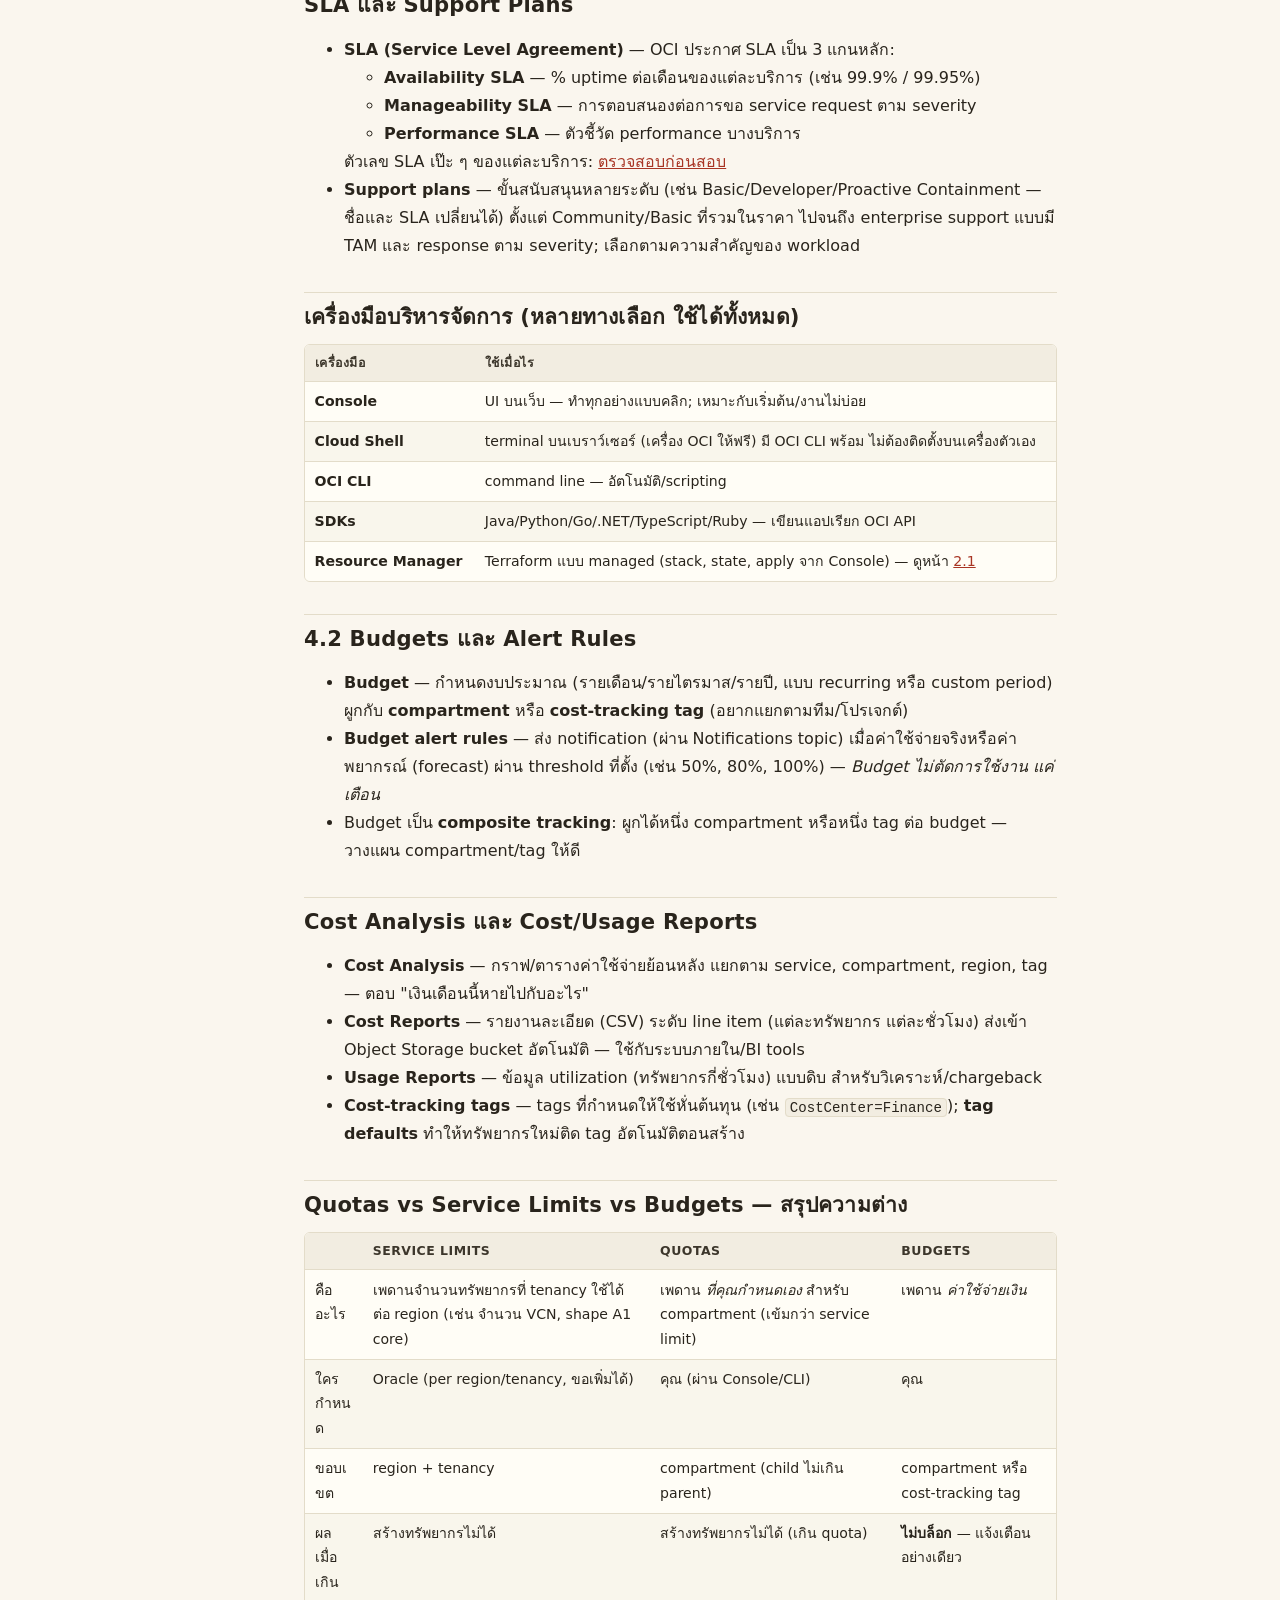
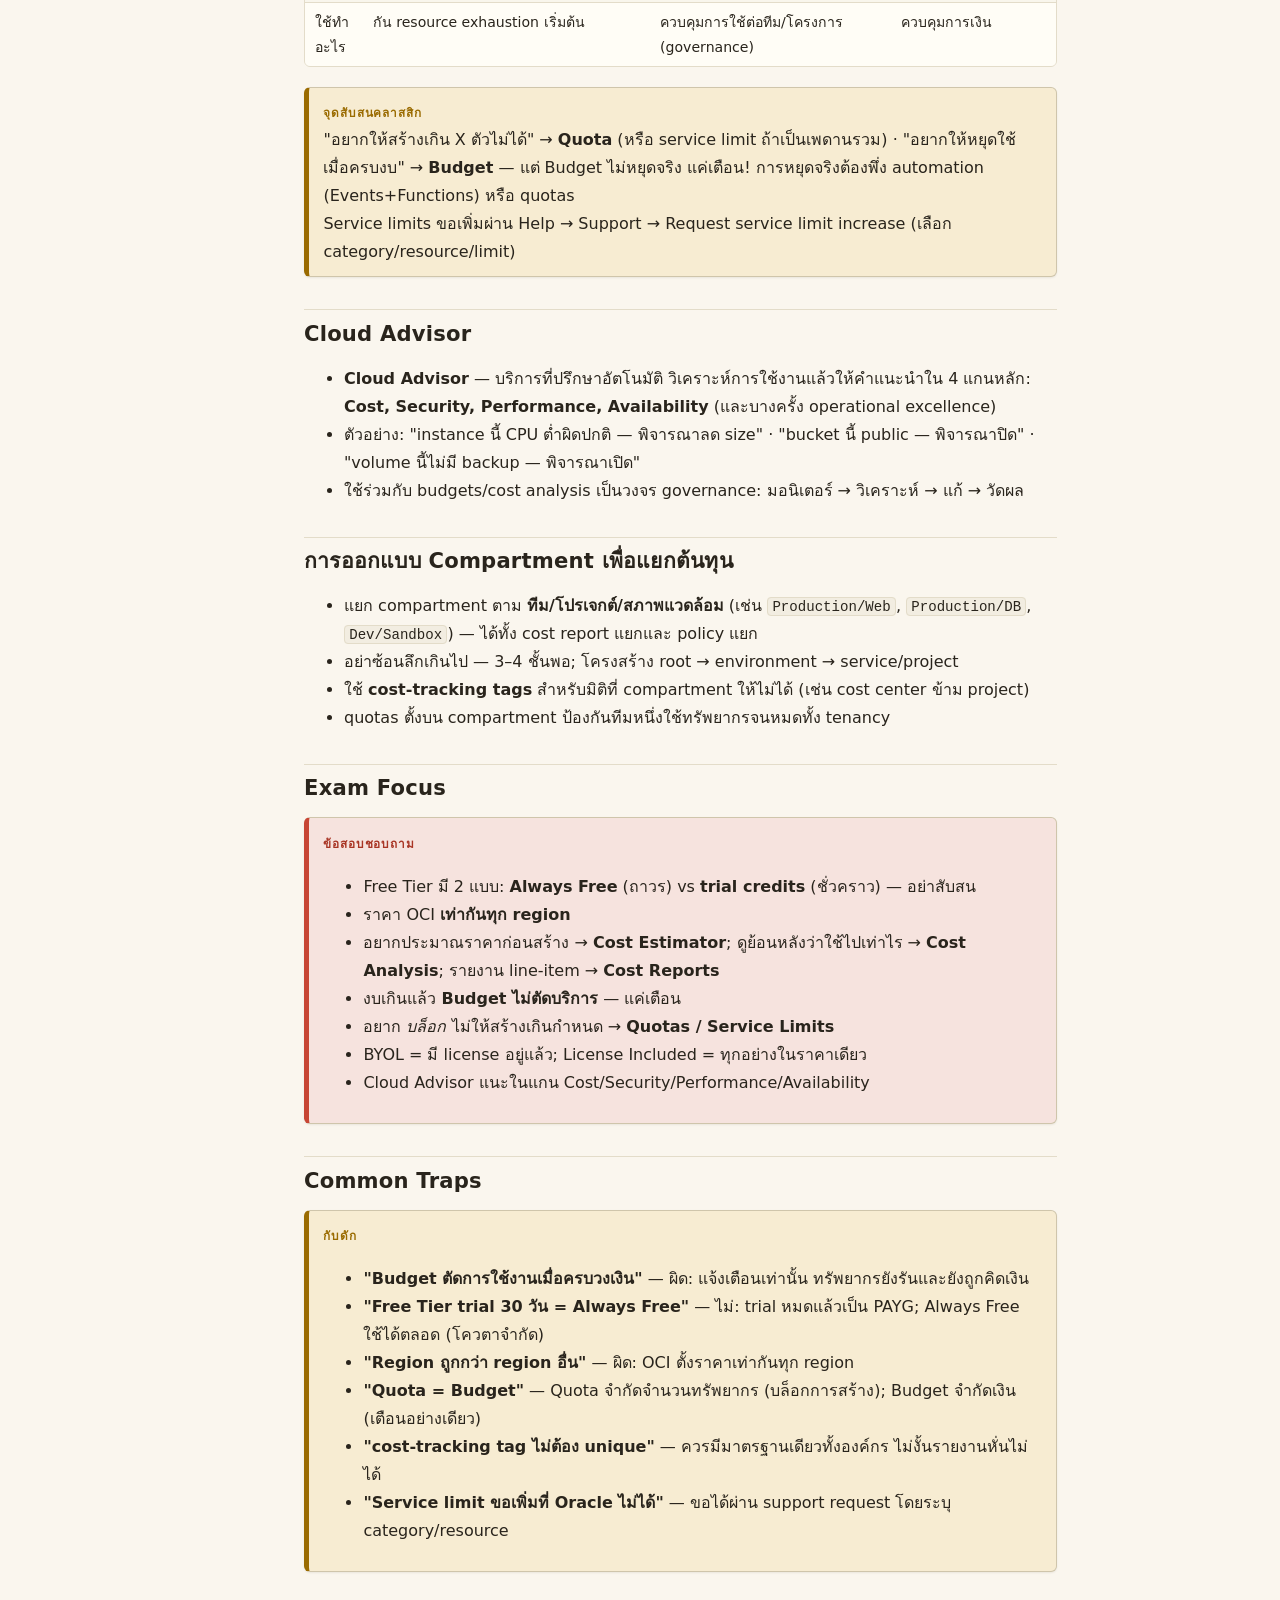
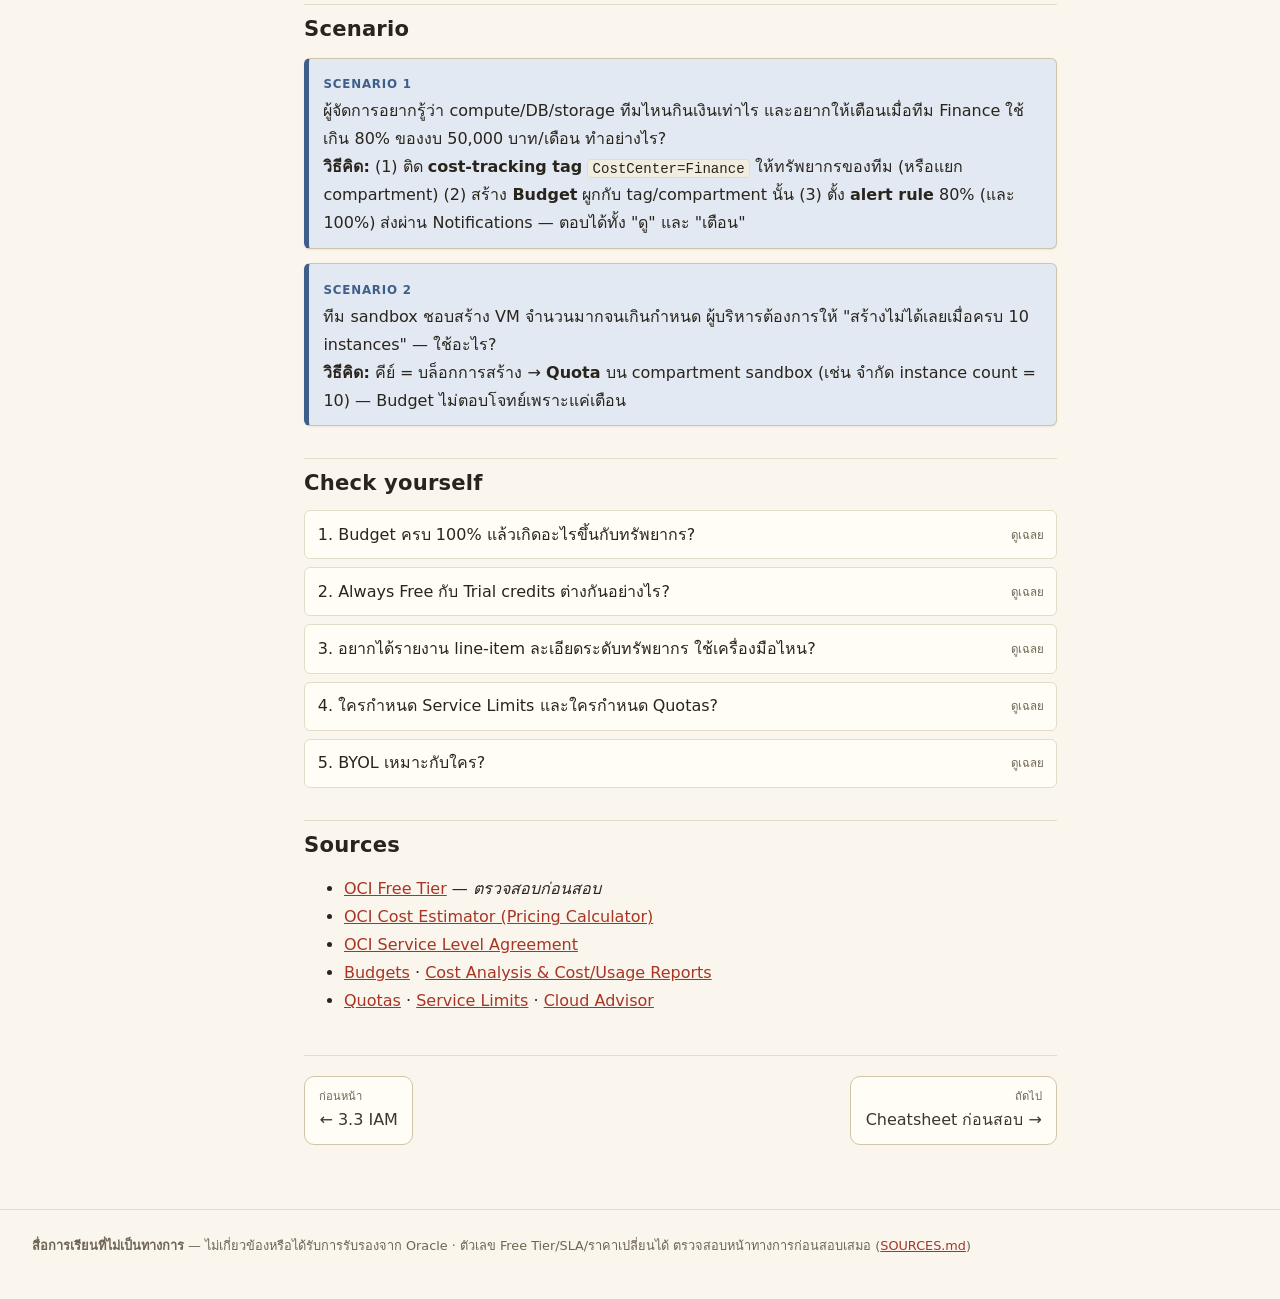
<file: d4-governance-cost.html>
<!doctype html>
<html lang="th">
<head>
<meta charset="utf-8">
<meta name="viewport" content="width=device-width, initial-scale=1">
<title>4.1–4.2 Governance &amp; Cost | OCI Foundations Study</title>
<meta name="description" content="OCI Pricing: Universal Credits, Free Tier, BYOL vs License Included, Cost Estimator, SLA, Support; Cost management: Budgets, Cost Analysis, Cost/Usage Reports, cost-tracking tags, Quotas vs Service Limits vs Budgets, Cloud Advisor, เครื่องมือบริหาร">
<link rel="stylesheet" href="assets/css/style.css">
</head>
<body>
<header class="topbar">
  <button class="icon-btn menu-btn" data-drawer-toggle aria-label="เปิด/ปิดสารบัญ">
    <svg width="18" height="18" viewBox="0 0 24 24" fill="none" stroke="currentColor" stroke-width="2" stroke-linecap="round" aria-hidden="true"><line x1="4" y1="7" x2="20" y2="7"/><line x1="4" y1="12" x2="20" y2="12"/><line x1="4" y1="17" x2="20" y2="17"/></svg>
  </button>
  <a class="brand" href="index.html"><span class="brand-mark">OCI</span><span class="brand-name">Foundations Study<small>1Z0-1085-26 · เตรียมสอบภาษาไทย</small></span></a>
  <button class="search-btn" data-search-open aria-label="เปิดค้นหา">
    <svg width="16" height="16" viewBox="0 0 24 24" fill="none" stroke="currentColor" stroke-width="2" stroke-linecap="round" aria-hidden="true"><circle cx="11" cy="11" r="7"/><line x1="21" y1="21" x2="16.5" y2="16.5"/></svg>
    <span class="search-label">ค้นหาทั้งเว็บ…</span><kbd>/</kbd>
  </button>
  <button class="icon-btn" data-theme-toggle aria-label="สลับโหมดสว่าง/มืด/ตามระบบ">
    <svg width="18" height="18" viewBox="0 0 24 24" fill="none" stroke="currentColor" stroke-width="2" stroke-linecap="round" stroke-linejoin="round" aria-hidden="true"><circle cx="12" cy="12" r="4.5"/><path d="M12 2v3M12 19v3M2 12h3M19 12h3M4.2 4.2l2.1 2.1M17.7 17.7l2.1 2.1M4.2 19.8l2.1-2.1M17.7 6.3l2.1-2.1"/></svg>
  </button>
</header>
<div class="drawer-backdrop" aria-hidden="true"></div>

<div class="layout">
<aside class="sidebar" aria-label="สารบัญเว็บไซต์">
  <nav>
    <div class="toc-title">เริ่มต้น</div>
    <ol><li><a href="index.html">ภาพรวมข้อสอบ</a></li></ol>
    <div class="toc-title">เนื้อหาตามโดเมน</div>
    <ol>
      <li><a href="d1-getting-started.html" data-objective-link="1.1"><span class="obj-dot"></span>D1 · Getting Started</a></li>
      <li><a href="d2a-compute-cloud-native.html" data-objective-link="2.1"><span class="obj-dot"></span>D2 · Compute &amp; Cloud Native</a></li>
      <li><a href="d2b-networking.html" data-objective-link="2.2"><span class="obj-dot"></span>D2 · Networking</a></li>
      <li><a href="d2c-storage-database.html" data-objective-link="2.3"><span class="obj-dot"></span>D2 · Storage &amp; Database</a></li>
      <li><a href="d3a-shared-security-services.html" data-objective-link="3.2"><span class="obj-dot"></span>D3 · Security Model &amp; Services</a></li>
      <li><a href="d3b-iam.html" data-objective-link="3.3"><span class="obj-dot"></span>D3 · IAM</a></li>
      <li><a href="d4-governance-cost.html" data-objective-link="4.1" aria-current="page"><span class="obj-dot"></span>D4 · Governance &amp; Cost</a></li>
    </ol>
    <div class="toc-title">ฝึกและทบทวน</div>
    <ol>
      <li><a href="quiz.html">แบบฝึกหัด (Quiz)</a></li>
      <li><a href="exam.html">จำลองสอบ</a></li>
      <li><a href="flashcards.html">Flashcards</a></li>
      <li><a href="cheatsheet.html">Cheatsheet</a></li>
      <li><a href="glossary.html">Glossary</a></li>
    </ol>
    <div class="toc-title">ในหน้านี้</div>
    <ol>
      <li><a href="#why">ทำไมเรื่องนี้สำคัญ</a></li>
      <li><a href="#pricing">4.1 Pricing Model &amp; Free Tier</a></li>
      <li><a href="#sla-support">SLA และ Support</a></li>
      <li><a href="#tools">เครื่องมือบริหาร (Console/CLI/…)</a></li>
      <li><a href="#budgets">4.2 Budgets &amp; Alerts</a></li>
      <li><a href="#cost-analysis">Cost Analysis &amp; Reports</a></li>
      <li><a href="#quotas">Quotas vs Service Limits vs Budgets</a></li>
      <li><a href="#advisor">Cloud Advisor</a></li>
      <li><a href="#compartment-cost">ออกแบบ compartment แยกต้นทุน</a></li>
      <li><a href="#exam-focus">Exam Focus</a></li>
      <li><a href="#traps">Common Traps</a></li>
      <li><a href="#scenario">Scenario</a></li>
      <li><a href="#check">Check yourself</a></li>
      <li><a href="#sources">Sources</a></li>
    </ol>
  </nav>
</aside>

<main class="content">
<nav class="breadcrumb" aria-label="breadcrumb"><a href="index.html">หน้าแรก</a> › <span class="badge badge-d4">Domain 4</span> 4.1–4.2 Governance &amp; Cost</nav>
<article class="article">

  <h1>4.1–4.2 Governance, Administration &amp; Cost <span class="badge badge-d4">D4 · 10%</span></h1>
  <p style="color:var(--muted)">อ่านประมาณ 35–45 นาที · objectives 4.1 (Pricing Model) และ 4.2 (Cost Management tools) — โดเมนเล็กแต่เก็บคะแนนง่าย</p>

  <div style="display:flex;gap:1rem;flex-wrap:wrap">
    <label class="objective-check" style="border:1px dashed var(--border-strong);border-radius:var(--radius-s)"><input type="checkbox" data-objective-id="4.1"> อ่าน 4.1 จบแล้ว</label>
    <label class="objective-check" style="border:1px dashed var(--border-strong);border-radius:var(--radius-s)"><input type="checkbox" data-objective-id="4.2"> อ่าน 4.2 จบแล้ว</label>
  </div>

  <div class="banner-warn" role="note">
    <svg width="20" height="20" viewBox="0 0 24 24" fill="none" stroke="currentColor" stroke-width="2" stroke-linecap="round" aria-hidden="true" style="flex:0 0 auto;margin-top:.1rem"><circle cx="12" cy="12" r="9"/><line x1="12" y1="11" x2="12" y2="15"/><line x1="12" y1="8" x2="12.01" y2="8"/></svg>
    <span><strong>ตัวเลขราคาและโควตา Free Tier เปลี่ยนได้ตลอดเวลา</strong> — เว็บนี้ตั้งใจไม่ฝังตัวเลขเหล่านั้น ให้ลิงก์ไปหน้าทางการและติดป้าย "ตรวจสอบก่อนสอบ" เสมอ</span>
  </div>

  <h2 id="why">Why it matters</h2>
  <p>Domain 4 มีแค่ ~4 ข้อ แต่เป็นข้อที่ "อ่านหนังสือ 30 นาทีก็ตอบได้" เพราะเป็นข้อเท็จจริงล้วน ๆ — อย่าปล่อยทิ้งโดเมนนี้เด็ดขาด</p>
  <div class="callout callout-tip"><span class="callout-title">อุปมา</span><br>
  Governance &amp; Cost เหมือนระบบบัตรเครดิตขององค์กร: <strong>Budget</strong> = วงเงินบัตร (เตือนเมื่อใกล้ถึง) · <strong>Cost Analysis</strong> = ดู statement ย้อนหลังแยกตามหมวด · <strong>Service Limits/Quotas</strong> = เพดานเครดิตที่ธนาคารกำหนด · <strong>Cloud Advisor</strong> = ที่ปรึกษาการเงินแนะว่า "ตรงไหนควรลด/เพิ่ม"</div>

  <h2 id="pricing">4.1 Pricing Model</h2>
  <h3>Universal Credits และรูปแบบการจ่าย</h3>
  <ul>
    <li><strong>Universal Credits</strong> — จ่ายล่วงหน้าเป็นเครดิต (annual commitment) แล้วนำไปใช้กับบริการใด ๆ ของ OCI ได้ทั้งหมด (ยกเว้นบางรายการ) — ได้ส่วนลดมากกว่า pay-as-you-go; หมดเครดิตแล้วยังใช้ต่อได้ (จ่ายตามจริง)</li>
    <li><strong>Pay As You Go (PAYG)</strong> — ไม่มี commitment จ่ายตามที่ใช้จริงรายเดือน เหมาะกับเริ่มต้น/ทดลอง</li>
    <li><strong>Free Tier</strong> — สองอย่างที่ต่างกันชัดเจน:
      <ul>
        <li><strong>Always Free</strong> — ทรัพยากรที่ใช้ฟรีตลอดไป (เช่น VM Micro/A1 บางส่วน, object storage จำนวนหนึ่ง) ไม่มีวันหมดอายุของสิทธิ์</li>
        <li><strong>Trial credits</strong> — เครดิตทดลองใช้ฟรีชั่วคราว (30 วัน) สำหรับลองบริการทั้งหมด หมดอายุแล้วกลายเป็น PAYG</li>
      </ul>
      รายละเอียดโควตา/ยอดเครดิต: <a href="https://www.oracle.com/cloud/free/" target="_blank" rel="noopener">ตรวจสอบก่อนสอบ</a></li>
    <li><strong>ราคาเท่ากันทุก region</strong> — OCI ไม่คิดราคาต่างกันตาม region (ต่างจาก cloud บางเจ้า) — เลือก region จาก latency/compliance ได้เต็มที่โดยไม่ต้องมองราคา</li>
  </ul>

  <h3>BYOL vs License Included</h3>
  <div class="table-wrap"><table>
    <thead><tr><th></th><th>BYOL (Bring Your Own License)</th><th>License Included</th></tr></thead>
    <tbody>
      <tr><td>ใบอนุญาต</td><td>ใช้สิทธิ์ที่องค์กรซื้ออยู่แล้ว (เช่น Oracle Database EE, Windows Server) บน OCI</td><td>OCI รวมสิทธิ์การใช้ software ไว้ในราคาแล้ว</td></tr>
      <tr><td>ต้นทุน</td><td>ถูกลงถ้ามี license อยู่แล้ว (จ่ายแค่ infrastructure)</td><td>แพงกว่าต่อหน่วย แต่ไม่ต้องมี license มาก่อน</td></tr>
      <tr><td>เหมาะกับ</td><td>องค์กรที่มี Oracle Database EE อยู่แล้ว</td><td>เริ่มใหม่/ไม่มี license เดิม</td></tr>
    </tbody>
  </table></div>

  <h3>Cost Estimator</h3>
  <p><strong>OCI Pricing Calculator / Cost Estimator</strong> — เครื่องมือประมาณค่าใช้จ่ายก่อนสร้างทรัพยากร ใส่ service ที่จะใช้แล้วได้ราคารวมโดยประมาณ (ไม่ต้อง login) ใช้ก่อนเสนอราคา/ออกแบบสถาปัตยกรรม</p>

  <h2 id="sla-support">SLA และ Support Plans</h2>
  <ul>
    <li><strong>SLA (Service Level Agreement)</strong> — OCI ประกาศ SLA เป็น 3 แกนหลัก:
      <ul>
        <li><strong>Availability SLA</strong> — % uptime ต่อเดือนของแต่ละบริการ (เช่น 99.9% / 99.95%)</li>
        <li><strong>Manageability SLA</strong> — การตอบสนองต่อการขอ service request ตาม severity</li>
        <li><strong>Performance SLA</strong> — ตัวชี้วัด performance บางบริการ</li>
      </ul>
      ตัวเลข SLA เป๊ะ ๆ ของแต่ละบริการ: <a href="https://www.oracle.com/cloud/cloud-infrastructure-service-level-agreement-sla/" target="_blank" rel="noopener">ตรวจสอบก่อนสอบ</a></li>
    <li><strong>Support plans</strong> — ขั้นสนับสนุนหลายระดับ (เช่น Basic/Developer/Proactive Containment — ชื่อและ SLA เปลี่ยนได้) ตั้งแต่ Community/Basic ที่รวมในราคา ไปจนถึง enterprise support แบบมี TAM และ response ตาม severity; เลือกตามความสำคัญของ workload</li>
  </ul>

  <h2 id="tools">เครื่องมือบริหารจัดการ (หลายทางเลือก ใช้ได้ทั้งหมด)</h2>
  <div class="table-wrap"><table>
    <thead><tr><th>เครื่องมือ</th><th>ใช้เมื่อไร</th></tr></thead>
    <tbody>
      <tr><td><strong>Console</strong></td><td>UI บนเว็บ — ทำทุกอย่างแบบคลิก; เหมาะกับเริ่มต้น/งานไม่บ่อย</td></tr>
      <tr><td><strong>Cloud Shell</strong></td><td>terminal บนเบราว์เซอร์ (เครื่อง OCI ให้ฟรี) มี OCI CLI พร้อม ไม่ต้องติดตั้งบนเครื่องตัวเอง</td></tr>
      <tr><td><strong>OCI CLI</strong></td><td>command line — อัตโนมัติ/scripting</td></tr>
      <tr><td><strong>SDKs</strong></td><td>Java/Python/Go/.NET/TypeScript/Ruby — เขียนแอปเรียก OCI API</td></tr>
      <tr><td><strong>Resource Manager</strong></td><td>Terraform แบบ managed (stack, state, apply จาก Console) — ดูหน้า <a href="d2a-compute-cloud-native.html#cloud-native">2.1</a></td></tr>
    </tbody>
  </table></div>

  <h2 id="budgets">4.2 Budgets และ Alert Rules</h2>
  <ul>
    <li><strong>Budget</strong> — กำหนดงบประมาณ (รายเดือน/รายไตรมาส/รายปี, แบบ recurring หรือ custom period) ผูกกับ <strong>compartment</strong> หรือ <strong>cost-tracking tag</strong> (อยากแยกตามทีม/โปรเจกต์)</li>
    <li><strong>Budget alert rules</strong> — ส่ง notification (ผ่าน Notifications topic) เมื่อค่าใช้จ่ายจริงหรือค่าพยากรณ์ (forecast) ผ่าน threshold ที่ตั้ง (เช่น 50%, 80%, 100%) — <em>Budget ไม่ตัดการใช้งาน แค่เตือน</em></li>
    <li>Budget เป็น <strong>composite tracking</strong>: ผูกได้หนึ่ง compartment หรือหนึ่ง tag ต่อ budget — วางแผน compartment/tag ให้ดี</li>
  </ul>

  <h2 id="cost-analysis">Cost Analysis และ Cost/Usage Reports</h2>
  <ul>
    <li><strong>Cost Analysis</strong> — กราฟ/ตารางค่าใช้จ่ายย้อนหลัง แยกตาม service, compartment, region, tag — ตอบ "เงินเดือนนี้หายไปกับอะไร"</li>
    <li><strong>Cost Reports</strong> — รายงานละเอียด (CSV) ระดับ line item (แต่ละทรัพยากร แต่ละชั่วโมง) ส่งเข้า Object Storage bucket อัตโนมัติ — ใช้กับระบบภายใน/BI tools</li>
    <li><strong>Usage Reports</strong> — ข้อมูล utilization (ทรัพยากรกี่ชั่วโมง) แบบดิบ สำหรับวิเคราะห์/chargeback</li>
    <li><strong>Cost-tracking tags</strong> — tags ที่กำหนดให้ใช้หั่นต้นทุน (เช่น <code>CostCenter=Finance</code>); <strong>tag defaults</strong> ทำให้ทรัพยากรใหม่ติด tag อัตโนมัติตอนสร้าง</li>
  </ul>

  <h2 id="quotas">Quotas vs Service Limits vs Budgets — สรุปความต่าง</h2>
  <div class="table-wrap"><table>
    <thead><tr><th></th><th>Service Limits</th><th>Quotas</th><th>Budgets</th></tr></thead>
    <tbody>
      <tr><td>คืออะไร</td><td>เพดานจำนวนทรัพยากรที่ tenancy ใช้ได้ต่อ region (เช่น จำนวน VCN, shape A1 core)</td><td>เพดาน <em>ที่คุณกำหนดเอง</em> สำหรับ compartment (เข้มกว่า service limit)</td><td>เพดาน <em>ค่าใช้จ่ายเงิน</em></td></tr>
      <tr><td>ใครกำหนด</td><td>Oracle (per region/tenancy, ขอเพิ่มได้)</td><td>คุณ (ผ่าน Console/CLI)</td><td>คุณ</td></tr>
      <tr><td>ขอบเขต</td><td>region + tenancy</td><td>compartment (child ไม่เกิน parent)</td><td>compartment หรือ cost-tracking tag</td></tr>
      <tr><td>ผลเมื่อเกิน</td><td>สร้างทรัพยากรไม่ได้</td><td>สร้างทรัพยากรไม่ได้ (เกิน quota)</td><td><strong>ไม่บล็อก</strong> — แจ้งเตือนอย่างเดียว</td></tr>
      <tr><td>ใช้ทำอะไร</td><td>กัน resource exhaustion เริ่มต้น</td><td>ควบคุมการใช้ต่อทีม/โครงการ (governance)</td><td>ควบคุมการเงิน</td></tr>
    </tbody>
  </table></div>
  <div class="callout callout-trap"><span class="callout-title">จุดสับสนคลาสสิก</span><br>
  "อยากให้สร้างเกิน X ตัวไม่ได้" → <strong>Quota</strong> (หรือ service limit ถ้าเป็นเพดานรวม) · "อยากให้หยุดใช้เมื่อครบงบ" → <strong>Budget</strong> — แต่ Budget ไม่หยุดจริง แค่เตือน! การหยุดจริงต้องพึ่ง automation (Events+Functions) หรือ quotas<br>
  Service limits ขอเพิ่มผ่าน Help → Support → Request service limit increase (เลือก category/resource/limit)</div>

  <h2 id="advisor">Cloud Advisor</h2>
  <ul>
    <li><strong>Cloud Advisor</strong> — บริการที่ปรึกษาอัตโนมัติ วิเคราะห์การใช้งานแล้วให้คำแนะนำใน 4 แกนหลัก: <strong>Cost, Security, Performance, Availability</strong> (และบางครั้ง operational excellence)</li>
    <li>ตัวอย่าง: "instance นี้ CPU ต่ำผิดปกติ — พิจารณาลด size" · "bucket นี้ public — พิจารณาปิด" · "volume นี้ไม่มี backup — พิจารณาเปิด"</li>
    <li>ใช้ร่วมกับ budgets/cost analysis เป็นวงจร governance: มอนิเตอร์ → วิเคราะห์ → แก้ → วัดผล</li>
  </ul>

  <h2 id="compartment-cost">การออกแบบ Compartment เพื่อแยกต้นทุน</h2>
  <ul>
    <li>แยก compartment ตาม <strong>ทีม/โปรเจกต์/สภาพแวดล้อม</strong> (เช่น <code>Production/Web</code>, <code>Production/DB</code>, <code>Dev/Sandbox</code>) — ได้ทั้ง cost report แยกและ policy แยก</li>
    <li>อย่าซ้อนลึกเกินไป — 3–4 ชั้นพอ; โครงสร้าง root → environment → service/project</li>
    <li>ใช้ <strong>cost-tracking tags</strong> สำหรับมิติที่ compartment ให้ไม่ได้ (เช่น cost center ข้าม project)</li>
    <li>quotas ตั้งบน compartment ป้องกันทีมหนึ่งใช้ทรัพยากรจนหมดทั้ง tenancy</li>
  </ul>

  <h2 id="exam-focus">Exam Focus</h2>
  <div class="callout callout-exam"><span class="callout-title">ข้อสอบชอบถาม</span>
    <ul>
      <li>Free Tier มี 2 แบบ: <strong>Always Free</strong> (ถาวร) vs <strong>trial credits</strong> (ชั่วคราว) — อย่าสับสน</li>
      <li>ราคา OCI <strong>เท่ากันทุก region</strong></li>
      <li>อยากประมาณราคาก่อนสร้าง → <strong>Cost Estimator</strong>; ดูย้อนหลังว่าใช้ไปเท่าไร → <strong>Cost Analysis</strong>; รายงาน line-item → <strong>Cost Reports</strong></li>
      <li>งบเกินแล้ว <strong>Budget ไม่ตัดบริการ</strong> — แค่เตือน</li>
      <li>อยาก <em>บล็อก</em> ไม่ให้สร้างเกินกำหนด → <strong>Quotas / Service Limits</strong></li>
      <li>BYOL = มี license อยู่แล้ว; License Included = ทุกอย่างในราคาเดียว</li>
      <li>Cloud Advisor แนะในแกน Cost/Security/Performance/Availability</li>
    </ul>
  </div>

  <h2 id="traps">Common Traps</h2>
  <div class="callout callout-trap"><span class="callout-title">กับดัก</span>
    <ul>
      <li><strong>"Budget ตัดการใช้งานเมื่อครบวงเงิน"</strong> — ผิด: แจ้งเตือนเท่านั้น ทรัพยากรยังรันและยังถูกคิดเงิน</li>
      <li><strong>"Free Tier trial 30 วัน = Always Free"</strong> — ไม่: trial หมดแล้วเป็น PAYG; Always Free ใช้ได้ตลอด (โควตาจำกัด)</li>
      <li><strong>"Region ถูกกว่า region อื่น"</strong> — ผิด: OCI ตั้งราคาเท่ากันทุก region</li>
      <li><strong>"Quota = Budget"</strong> — Quota จำกัดจำนวนทรัพยากร (บล็อกการสร้าง); Budget จำกัดเงิน (เตือนอย่างเดียว)</li>
      <li><strong>"cost-tracking tag ไม่ต้อง unique"</strong> — ควรมีมาตรฐานเดียวทั้งองค์กร ไม่งั้นรายงานหั่นไม่ได้</li>
      <li><strong>"Service limit ขอเพิ่มที่ Oracle ไม่ได้"</strong> — ขอได้ผ่าน support request โดยระบุ category/resource</li>
    </ul>
  </div>

  <h2 id="scenario">Scenario</h2>
  <div class="callout callout-scenario"><span class="callout-title">Scenario 1</span><br>
  ผู้จัดการอยากรู้ว่า compute/DB/storage ทีมไหนกินเงินเท่าไร และอยากให้เตือนเมื่อทีม Finance ใช้เกิน 80% ของงบ 50,000 บาท/เดือน ทำอย่างไร?<br>
  <strong>วิธีคิด:</strong> (1) ติด <strong>cost-tracking tag</strong> <code>CostCenter=Finance</code> ให้ทรัพยากรของทีม (หรือแยก compartment) (2) สร้าง <strong>Budget</strong> ผูกกับ tag/compartment นั้น (3) ตั้ง <strong>alert rule</strong> 80% (และ 100%) ส่งผ่าน Notifications — ตอบได้ทั้ง "ดู" และ "เตือน"</div>
  <div class="callout callout-scenario"><span class="callout-title">Scenario 2</span><br>
  ทีม sandbox ชอบสร้าง VM จำนวนมากจนเกินกำหนด ผู้บริหารต้องการให้ "สร้างไม่ได้เลยเมื่อครบ 10 instances" — ใช้อะไร?<br>
  <strong>วิธีคิด:</strong> คีย์ = บล็อกการสร้าง → <strong>Quota</strong> บน compartment sandbox (เช่น จำกัด instance count = 10) — Budget ไม่ตอบโจทย์เพราะแค่เตือน</div>

  <h2 id="check">Check yourself</h2>
  <div class="check-item"><button class="check-q" aria-expanded="false"><span>1. Budget ครบ 100% แล้วเกิดอะไรขึ้นกับทรัพยากร?</span><span class="check-toggle-hint">ดูเฉลย</span></button>
    <div class="check-a">ไม่มีอะไรถูกปิด — Budget แจ้งเตือนอย่างเดียว (ผ่าน Notifications) ทรัพยากรยังทำงานและถูกคิดเงินต่อ</div></div>
  <div class="check-item"><button class="check-q" aria-expanded="false"><span>2. Always Free กับ Trial credits ต่างกันอย่างไร?</span><span class="check-toggle-hint">ดูเฉลย</span></button>
    <div class="check-a">Always Free = สิทธิ์ถาวรสำหรับทรัพยากรชุดหนึ่ง; Trial = เครดิตทดลองชั่วคราว (ปกติ 30 วัน) สำหรับใช้บริการทั้งหมด แล้วกลายเป็น PAYG</div></div>
  <div class="check-item"><button class="check-q" aria-expanded="false"><span>3. อยากได้รายงาน line-item ละเอียดระดับทรัพยากร ใช้เครื่องมือไหน?</span><span class="check-toggle-hint">ดูเฉลย</span></button>
    <div class="check-a">Cost Reports (CSV ระดับ line item ส่งลง Object Storage bucket) — Cost Analysis ดูภาพรวม/กราฟ ไม่ละเอียดเท่ารายงานนี้</div></div>
  <div class="check-item"><button class="check-q" aria-expanded="false"><span>4. ใครกำหนด Service Limits และใครกำหนด Quotas?</span><span class="check-toggle-hint">ดูเฉลย</span></button>
    <div class="check-a">Oracle กำหนด Service Limits (เพดาน tenancy ต่อ region, ขอเพิ่มได้); คุณกำหนด Quotas เอง (เพดาน compartment ของคุณ)</div></div>
  <div class="check-item"><button class="check-q" aria-expanded="false"><span>5. BYOL เหมาะกับใคร?</span><span class="check-toggle-hint">ดูเฉลย</span></button>
    <div class="check-a">องค์กรที่มี license Oracle อยู่แล้ว (เช่น Database EE) — นำมาใช้บน OCI จ่ายแค่ infrastructure ถูกลง; ถ้าไม่มี license เลือก License Included</div></div>

  <h2 id="sources">Sources</h2>
  <ul>
    <li><a href="https://www.oracle.com/cloud/free/" target="_blank" rel="noopener">OCI Free Tier</a> — <em>ตรวจสอบก่อนสอบ</em></li>
    <li><a href="https://www.oracle.com/cloud/cost-estimator/" target="_blank" rel="noopener">OCI Cost Estimator (Pricing Calculator)</a></li>
    <li><a href="https://www.oracle.com/cloud/cloud-infrastructure-service-level-agreement-sla/" target="_blank" rel="noopener">OCI Service Level Agreement</a></li>
    <li><a href="https://docs.oracle.com/en-us/iaas/Content/Budgets/home.htm" target="_blank" rel="noopener">Budgets</a> · <a href="https://docs.oracle.com/en-us/iaas/Content/Billing/home.htm" target="_blank" rel="noopener">Cost Analysis &amp; Cost/Usage Reports</a></li>
    <li><a href="https://docs.oracle.com/en-us/iaas/Content/Quotas/home.htm" target="_blank" rel="noopener">Quotas</a> · <a href="https://docs.oracle.com/en-us/iaas/Content/General/Concepts/servicelimits.htm" target="_blank" rel="noopener">Service Limits</a> · <a href="https://docs.oracle.com/en-us/iaas/Content/CloudAdvisor/home.htm" target="_blank" rel="noopener">Cloud Advisor</a></li>
  </ul>

  <nav class="prevnext" aria-label="ไปยังหน้าก่อนหน้า/ถัดไป">
    <a href="d3b-iam.html"><small>ก่อนหน้า</small>← 3.3 IAM</a>
    <a href="cheatsheet.html" style="text-align:right"><small>ถัดไป</small>Cheatsheet ก่อนสอบ →</a>
  </nav>
</article>
</main>
</div>

<footer class="footer">
  <p><strong>สื่อการเรียนที่ไม่เป็นทางการ</strong> — ไม่เกี่ยวข้องหรือได้รับการรับรองจาก Oracle · ตัวเลข Free Tier/SLA/ราคาเปลี่ยนได้ ตรวจสอบหน้าทางการก่อนสอบเสมอ (<a href="SOURCES.md">SOURCES.md</a>)</p>
</footer>

<div class="search-overlay" id="search-overlay" role="dialog" aria-modal="true" aria-label="ค้นหาทั้งเว็บ">
  <div class="search-panel">
    <input type="search" placeholder="ค้นหาหัวข้อ บริการ หรือศัพท์… (กด Esc เพื่อปิด)" aria-label="คำค้นหา" autocomplete="off">
    <div class="search-results" role="listbox" aria-label="ผลการค้นหา"></div>
  </div>
</div>
<script src="assets/js/search-index.js"></script>
<script src="assets/js/app.js"></script>
</body>
</html>
</file>
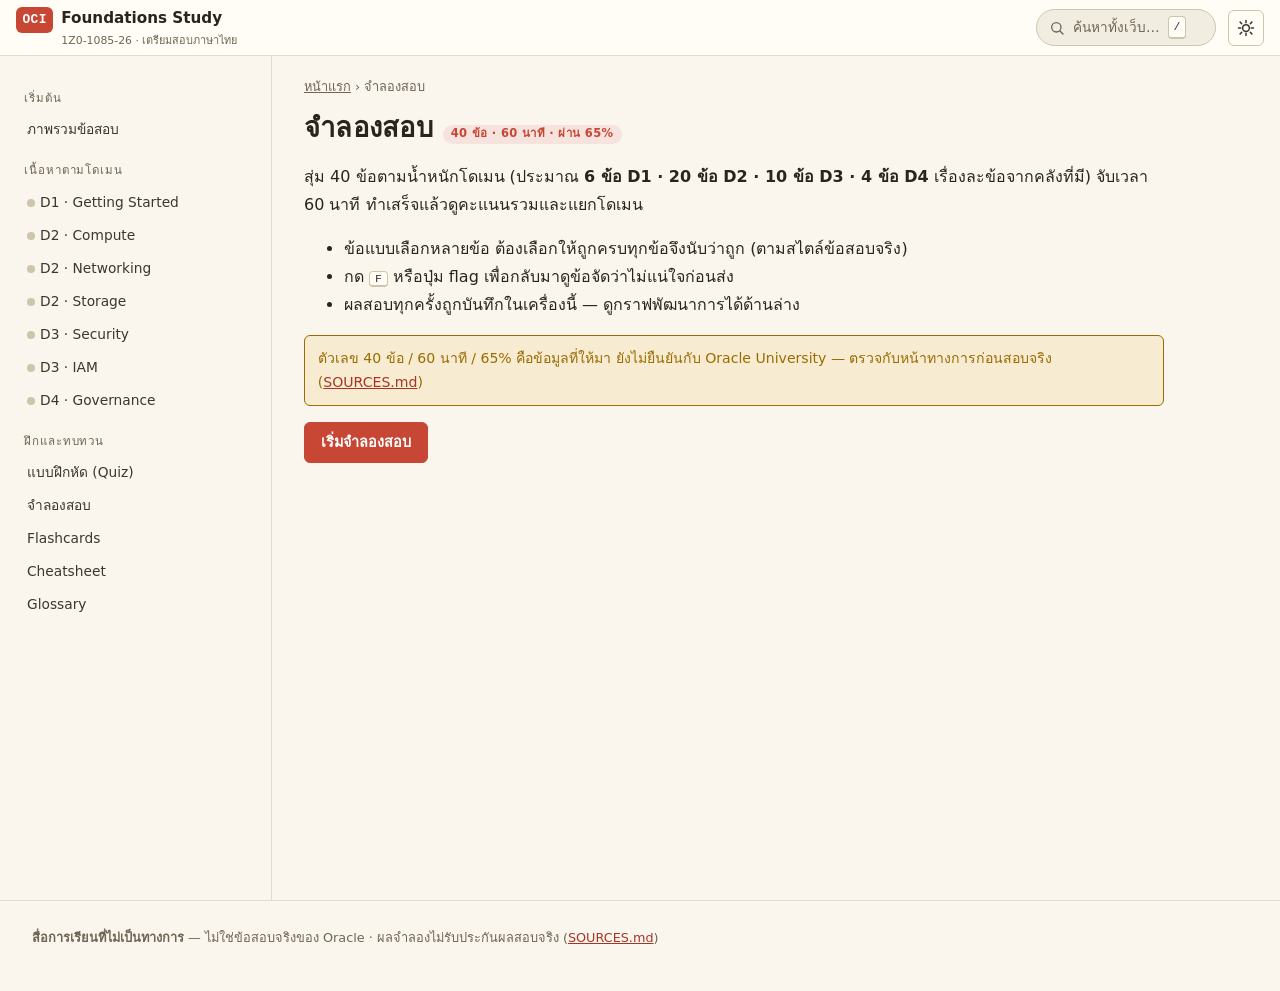
<file: exam.html>
<!doctype html>
<html lang="th">
<head>
<meta charset="utf-8">
<meta name="viewport" content="width=device-width, initial-scale=1">
<title>จำลองสอบ 40 ข้อ | OCI Foundations Study</title>
<meta name="description" content="จำลองสอบ 1Z0-1085-26 — 40 ข้อ 60 นาที สุ่มตามน้ำหนักโดเมน (6/20/10/4) คะแนนผ่าน 65% พร้อมกราฟพัฒนาการ">
<link rel="stylesheet" href="assets/css/style.css">
</head>
<body>
<header class="topbar">
  <button class="icon-btn menu-btn" data-drawer-toggle aria-label="เปิด/ปิดสารบัญ">
    <svg width="18" height="18" viewBox="0 0 24 24" fill="none" stroke="currentColor" stroke-width="2" stroke-linecap="round" aria-hidden="true"><line x1="4" y1="7" x2="20" y2="7"/><line x1="4" y1="12" x2="20" y2="12"/><line x1="4" y1="17" x2="20" y2="17"/></svg>
  </button>
  <a class="brand" href="index.html"><span class="brand-mark">OCI</span><span class="brand-name">Foundations Study<small>1Z0-1085-26 · เตรียมสอบภาษาไทย</small></span></a>
  <button class="search-btn" data-search-open aria-label="เปิดค้นหา">
    <svg width="16" height="16" viewBox="0 0 24 24" fill="none" stroke="currentColor" stroke-width="2" stroke-linecap="round" aria-hidden="true"><circle cx="11" cy="11" r="7"/><line x1="21" y1="21" x2="16.5" y2="16.5"/></svg>
    <span class="search-label">ค้นหาทั้งเว็บ…</span><kbd>/</kbd>
  </button>
  <button class="icon-btn" data-theme-toggle aria-label="สลับโหมดสว่าง/มืด/ตามระบบ">
    <svg width="18" height="18" viewBox="0 0 24 24" fill="none" stroke="currentColor" stroke-width="2" stroke-linecap="round" stroke-linejoin="round" aria-hidden="true"><circle cx="12" cy="12" r="4.5"/><path d="M12 2v3M12 19v3M2 12h3M19 12h3M4.2 4.2l2.1 2.1M17.7 17.7l2.1 2.1M4.2 19.8l2.1-2.1M17.7 6.3l2.1-2.1"/></svg>
  </button>
</header>
<div class="drawer-backdrop" aria-hidden="true"></div>

<div class="layout">
<aside class="sidebar" aria-label="สารบัญเว็บไซต์">
  <nav>
    <div class="toc-title">เริ่มต้น</div>
    <ol><li><a href="index.html">ภาพรวมข้อสอบ</a></li></ol>
    <div class="toc-title">เนื้อหาตามโดเมน</div>
    <ol>
      <li><a href="d1-getting-started.html" data-objective-link="1.1"><span class="obj-dot"></span>D1 · Getting Started</a></li>
      <li><a href="d2a-compute-cloud-native.html" data-objective-link="2.1"><span class="obj-dot"></span>D2 · Compute</a></li>
      <li><a href="d2b-networking.html" data-objective-link="2.2"><span class="obj-dot"></span>D2 · Networking</a></li>
      <li><a href="d2c-storage-database.html" data-objective-link="2.3"><span class="obj-dot"></span>D2 · Storage</a></li>
      <li><a href="d3a-shared-security-services.html" data-objective-link="3.2"><span class="obj-dot"></span>D3 · Security</a></li>
      <li><a href="d3b-iam.html" data-objective-link="3.3"><span class="obj-dot"></span>D3 · IAM</a></li>
      <li><a href="d4-governance-cost.html" data-objective-link="4.1"><span class="obj-dot"></span>D4 · Governance</a></li>
    </ol>
    <div class="toc-title">ฝึกและทบทวน</div>
    <ol>
      <li><a href="quiz.html">แบบฝึกหัด (Quiz)</a></li>
      <li><a href="exam.html" aria-current="page">จำลองสอบ</a></li>
      <li><a href="flashcards.html">Flashcards</a></li>
      <li><a href="cheatsheet.html">Cheatsheet</a></li>
      <li><a href="glossary.html">Glossary</a></li>
    </ol>
  </nav>
</aside>

<main class="content">
<nav class="breadcrumb" aria-label="breadcrumb"><a href="index.html">หน้าแรก</a> › จำลองสอบ</nav>
<div class="quiz-shell">

  <h1>จำลองสอบ <span class="badge badge-d2">40 ข้อ · 60 นาที · ผ่าน 65%</span></h1>

  <section id="exam-setup" aria-label="เริ่มสอบจำลอง">
    <p>สุ่ม 40 ข้อตามน้ำหนักโดเมน (ประมาณ <strong>6 ข้อ D1 · 20 ข้อ D2 · 10 ข้อ D3 · 4 ข้อ D4</strong> เรื่องละข้อจากคลังที่มี) จับเวลา 60 นาที ทำเสร็จแล้วดูคะแนนรวมและแยกโดเมน</p>
    <ul>
      <li>ข้อแบบเลือกหลายข้อ ต้องเลือกให้ถูกครบทุกข้อจึงนับว่าถูก (ตามสไตล์ข้อสอบจริง)</li>
      <li>กด <kbd class="kbd">F</kbd> หรือปุ่ม flag เพื่อกลับมาดูข้อจัดว่าไม่แน่ใจก่อนส่ง</li>
      <li>ผลสอบทุกครั้งถูกบันทึกในเครื่องนี้ — ดูกราฟพัฒนาการได้ด้านล่าง</li>
    </ul>
    <div class="banner-warn" role="note"><span>ตัวเลข 40 ข้อ / 60 นาที / 65% คือข้อมูลที่ให้มา ยังไม่ยืนยันกับ Oracle University — ตรวจกับหน้าทางการก่อนสอบจริง (<a href="SOURCES.md">SOURCES.md</a>)</span></div>
    <button class="btn btn-primary" id="start-exam" type="button">เริ่มจำลองสอบ</button>

    <h2 id="history-title" hidden>พัฒนาการของคุณ</h2>
    <div id="exam-history" style="margin-top:1rem"></div>
  </section>

  <section id="exam-session" hidden aria-label="ทำข้อสอบจำลอง">
    <div style="display:flex;align-items:center;gap:.6rem;flex-wrap:wrap;margin-bottom:.35rem">
      <span class="timer" id="exam-timer" role="timer" aria-live="off">60:00</span>
      <span id="exam-progress" style="color:var(--muted);font-variant-numeric:tabular-nums"></span>
      <button class="btn btn-sm" id="flag-question" type="button" aria-pressed="false">⚑ flag ข้อนี้</button>
      <button class="btn btn-sm" id="finish-exam" type="button" style="margin-left:auto">ส่งข้อสอบ</button>
    </div>
    <div class="q-palette" id="exam-palette" aria-label="เลือกข้อ"></div>

    <h2 id="exam-question-text" style="border:none;padding-top:.5rem;margin-bottom:.25rem"></h2>
    <p id="exam-question-hint" style="color:var(--muted);font-size:.85rem;margin-top:0"></p>
    <div id="exam-options"></div>

    <div style="display:flex;gap:.5rem;margin-top:.75rem">
      <button class="btn" id="exam-prev" type="button">← ข้อก่อนหน้า</button>
      <button class="btn" id="exam-next" type="button">ข้อถัดไป →</button>
    </div>
  </section>

  <section id="exam-result" hidden aria-label="สรุปผลสอบ">
    <h2 style="border:none">ผลสอบจำลอง</h2>
    <div class="stat-row">
      <div class="stat"><b id="res-score">0/40</b><span>คะแนน</span></div>
      <div class="stat"><b id="res-pct">0%</b><span>เปอร์เซ็นต์</span></div>
      <div class="stat"><b id="res-verdict">—</b><span>ผล (ผ่าน ≥ 65%)</span></div>
    </div>
    <div id="res-domains"></div>
    <div class="callout callout-tip" id="res-advice"></div>
    <div style="display:flex;gap:.5rem;flex-wrap:wrap">
      <button class="btn btn-primary" id="retry-exam" type="button">สอบใหม่อีกรอบ</button>
      <a class="btn" href="quiz.html">ไปฝึกตามโดเมนที่อ่อน →</a>
    </div>
    <div id="res-review" style="margin-top:1rem"></div>
  </section>

</div>
</main>
</div>

<footer class="footer">
  <p><strong>สื่อการเรียนที่ไม่เป็นทางการ</strong> — ไม่ใช่ข้อสอบจริงของ Oracle · ผลจำลองไม่รับประกันผลสอบจริง (<a href="SOURCES.md">SOURCES.md</a>)</p>
</footer>

<div class="search-overlay" id="search-overlay" role="dialog" aria-modal="true" aria-label="ค้นหาทั้งเว็บ">
  <div class="search-panel">
    <input type="search" placeholder="ค้นหาหัวข้อ บริการ หรือศัพท์… (กด Esc เพื่อปิด)" aria-label="คำค้นหา" autocomplete="off">
    <div class="search-results" role="listbox" aria-label="ผลการค้นหา"></div>
  </div>
</div>
<script src="assets/js/quiz-data.js"></script>
<script src="assets/js/search-index.js"></script>
<script src="assets/js/app.js"></script>
<script>
(function () {
  'use strict';
  var DATA = window.QUIZ_DATA || [];
  var WEIGHTS = { '1': 6, '2': 20, '3': 10, '4': 4 };
  var TOTAL_QUESTIONS = 40, TIME_SECONDS = 60 * 60, PASS_PCT = 65;
  var DOMAIN_NAME = { '1': 'D1 · Getting Started', '2': 'D2 · Core Services', '3': 'D3 · Security', '4': 'D4 · Governance & Cost' };

  var state = { questions: [], index: 0, answers: {}, flagged: {}, timerId: null, remaining: TIME_SECONDS, finished: false };

  function $(id) { return document.getElementById(id); }
  function shuffle(arr) { var a = arr.slice(); for (var i = a.length - 1; i > 0; i--) { var j = Math.floor(Math.random() * (i + 1)); var t = a[i]; a[i] = a[j]; a[j] = t; } return a; }

  function sampleQuestions() {
    var picked = [];
    Object.keys(WEIGHTS).forEach(function (d) {
      var pool = DATA.filter(function (q) { return q.domain === d; });
      var shuffled = shuffle(pool);
      for (var i = 0; i < Math.min(WEIGHTS[d], shuffled.length); i++) picked.push(shuffled[i]);
    });
    /* ถ้าคลังโดเมนใดเล็กเกินไป เติมจากโดเมนอื่น */
    if (picked.length < TOTAL_QUESTIONS) {
      var used = {};
      picked.forEach(function (q) { used[q.id] = true; });
      var rest = shuffle(DATA.filter(function (q) { return !used[q.id]; }));
      while (picked.length < TOTAL_QUESTIONS && rest.length) picked.push(rest.shift());
    }
    return shuffle(picked);
  }

  function sameSet(a, b) {
    if (a.length !== b.length) return false;
    var sa = a.slice().sort(), sb = b.slice().sort();
    return sa.every(function (v, i) { return v === sb[i]; });
  }

  /* ---------- timer ---------- */
  function renderTimer() {
    var t = $('exam-timer');
    var m = Math.floor(state.remaining / 60), s = state.remaining % 60;
    t.textContent = (m < 10 ? '0' : '') + m + ':' + (s < 10 ? '0' : '') + s;
    t.classList.toggle('danger', state.remaining <= 300);
  }
  function tick() {
    state.remaining--;
    if (state.remaining <= 0) { state.remaining = 0; renderTimer(); finishExam(true); return; }
    renderTimer();
  }

  /* ---------- setup ---------- */
  function startExam() {
    state.questions = sampleQuestions();
    state.index = 0;
    state.answers = {};
    state.flagged = {};
    state.remaining = TIME_SECONDS;
    state.finished = false;
    $('exam-setup').hidden = true;
    $('exam-result').hidden = true;
    $('exam-session').hidden = false;
    renderPalette();
    renderQuestion();
    renderTimer();
    window.clearInterval(state.timerId);
    state.timerId = window.setInterval(tick, 1000);
  }

  function renderPalette() {
    var palette = $('exam-palette');
    palette.innerHTML = '';
    state.questions.forEach(function (q, i) {
      var btn = document.createElement('button');
      btn.type = 'button';
      btn.textContent = String(i + 1);
      btn.setAttribute('aria-label', 'ไปข้อ ' + (i + 1));
      btn.addEventListener('click', function () { state.index = i; renderQuestion(); });
      palette.appendChild(btn);
    });
    refreshPalette();
  }
  function refreshPalette() {
    var buttons = $('exam-palette').querySelectorAll('button');
    buttons.forEach(function (btn, i) {
      btn.classList.toggle('answered', !!(state.answers[i] && state.answers[i].length));
      btn.classList.toggle('flagged', !!state.flagged[i]);
      btn.classList.toggle('current', i === state.index);
    });
  }

  /* ---------- question ---------- */
  function renderQuestion() {
    var q = state.questions[state.index];
    $('exam-progress').textContent = 'ข้อ ' + (state.index + 1) + ' / ' + state.questions.length + ' · ' + DOMAIN_NAME[q.domain];
    $('exam-question-text').textContent = q.question;
    $('exam-question-hint').textContent = q.type === 'multi' ? 'เลือกคำตอบที่ถูกต้องทุกข้อ' : 'เลือกคำตอบหนึ่งข้อ';
    var box = $('exam-options');
    box.innerHTML = '';
    var keys = ['A', 'B', 'C', 'D', 'E', 'F'];
    var selected = state.answers[state.index] || [];
    q.options.forEach(function (opt, i) {
      var btn = document.createElement('button');
      btn.type = 'button';
      btn.className = 'quiz-option' + (selected.indexOf(i) >= 0 ? ' selected' : '');
      btn.innerHTML = '<span class="option-key"></span><span class="option-text"></span>';
      btn.querySelector('.option-key').textContent = keys[i] || String(i + 1);
      btn.querySelector('.option-text').textContent = opt;
      btn.addEventListener('click', function () { pickOption(i); });
      box.appendChild(btn);
    });
    $('flag-question').setAttribute('aria-pressed', state.flagged[state.index] ? 'true' : 'false');
    $('flag-question').classList.toggle('btn-primary', !!state.flagged[state.index]);
    refreshPalette();
  }

  function pickOption(i) {
    var q = state.questions[state.index];
    var selected = state.answers[state.index] || [];
    if (q.type === 'single') selected = [i];
    else {
      var at = selected.indexOf(i);
      if (at >= 0) selected.splice(at, 1); else selected.push(i);
      selected.sort();
    }
    state.answers[state.index] = selected;
    renderQuestion();
  }

  function toggleFlag() {
    state.flagged[state.index] = !state.flagged[state.index];
    renderQuestion();
  }

  /* ---------- finish ---------- */
  function finishExam(auto) {
    if (state.finished) return;
    state.finished = true;
    window.clearInterval(state.timerId);
    var total = state.questions.length;
    var correct = 0;
    var byDomain = {};
    state.questions.forEach(function (q, i) {
      var ok = state.answers[i] && sameSet(state.answers[i], q.answer.slice());
      if (ok) correct++;
      if (!byDomain[q.domain]) byDomain[q.domain] = { ok: 0, total: 0 };
      byDomain[q.domain].total++;
      if (ok) byDomain[q.domain].ok++;
    });
    var pct = total ? Math.round((100 * correct) / total) : 0;
    var pass = pct >= PASS_PCT;

    window.OCIStudy.recordExam({ date: new Date().toISOString(), total: total, correct: correct, pct: pct });

    $('exam-session').hidden = true;
    $('exam-result').hidden = false;
    $('res-score').textContent = correct + '/' + total;
    $('res-pct').textContent = pct + '%';
    $('res-verdict').textContent = pass ? 'ผ่าน' : 'ไม่ผ่าน';
    $('res-verdict').style.color = pass ? 'var(--ok)' : 'var(--accent-strong)';

    var box = $('res-domains');
    box.innerHTML = '';
    var weakest = null, weakestPct = 101;
    Object.keys(byDomain).sort().forEach(function (d) {
      var s = byDomain[d];
      var p = Math.round((100 * s.ok) / s.total);
      if (p < weakestPct) { weakestPct = p; weakest = d; }
      var div = document.createElement('div');
      div.style.cssText = 'margin:.35rem 0';
      div.innerHTML = '<div style="display:flex;justify-content:space-between;font-size:.9rem;margin-bottom:.15rem"><span>' + DOMAIN_NAME[d] + '</span><span>' + s.ok + '/' + s.total + ' · ' + p + '%</span></div><div class="progress"><span style="width:' + p + '%;background:var(--d' + d + ')"></span></div>';
      box.appendChild(div);
    });
    $('res-advice').innerHTML = (auto ? '<strong>หมดเวลา</strong> — ระบบส่งข้อสอบอัตโนมัติ<br>' : '') +
      (pass
        ? '<strong>ยินดีด้วย!</strong> รอบนี้อยู่เหนือเกณฑ์ผ่าน — ทำต่ออีก 2–3 รอบให้คะแนนนิ่งก็พร้อมสอบจริง'
        : '<strong>ยังไม่ผ่านรอบนี้</strong> — จุดอ่อนหลัก: ' + DOMAIN_NAME[weakest] + ' (' + weakestPct + '%) กลับไปทบทวนโดเมนนั้นแล้วลองใหม่ (' + correct + '/' + total + ' ข้อ)');

    /* review list */
    var review = $('res-review');
    review.innerHTML = '<h3>ทบทวนข้อที่ตอบผิด</h3>';
    var any = false;
    state.questions.forEach(function (q, i) {
      var ok = state.answers[i] && sameSet(state.answers[i], q.answer.slice());
      if (ok) return;
      any = true;
      var div = document.createElement('div');
      div.className = 'callout callout-trap';
      div.style.margin = '.4rem 0';
      var your = (state.answers[i] || []).map(function (ix) { return String.fromCharCode(65 + ix); }).join(', ') || 'ไม่ได้ตอบ';
      var right = q.answer.map(function (ix) { return String.fromCharCode(65 + ix); }).join(', ');
      div.innerHTML = '<span class="callout-title">ข้อ ' + (i + 1) + ' · คำตอบของคุณ: ' + your + ' · เฉลย: ' + right + '</span><br>' +
        q.question + '<br><em>' + q.explanation + '</em>';
      review.appendChild(div);
    });
    if (!any) review.innerHTML += '<p>ไม่มีข้อผิด เยี่ยมมาก!</p>';
    renderHistory();
  }

  /* ---------- history graph ---------- */
  function renderHistory() {
    var holder = $('exam-history');
    var history = window.OCIStudy.getExamHistory();
    holder.innerHTML = '';
    if (!history.length) {
      $('history-title').hidden = true;
      return;
    }
    $('history-title').hidden = false;
    var maxPct = 100;
    var w = Math.max(320, history.length * 70 + 60), h = 140, pad = 24;
    var step = (w - 2 * pad) / Math.max(history.length - 1, 1);
    var points = history.map(function (r, i) {
      var x = pad + i * step;
      var y = h - pad - (r.pct / maxPct) * (h - 2 * pad);
      return { x: x, y: y, r: r };
    });
    var polyline = points.map(function (p) { return p.x.toFixed(1) + ',' + p.y.toFixed(1); }).join(' ');
    var svg = '<svg viewBox="0 0 ' + w + ' ' + h + '" width="100%" height="140" role="img" aria-label="กราฟเปอร์เซ็นต์คะแนนจำลองสอบแต่ละครั้ง">' +
      '<line x1="' + pad + '" y1="' + (h - pad) + '" x2="' + (w - pad) + '" y2="' + (h - pad) + '" stroke="currentColor" opacity="0.35"/>' +
      '<line x1="' + pad + '" y1="' + (h - pad - 0.65 * (h - 2 * pad)) + '" x2="' + (w - pad) + '" y2="' + (h - pad - 0.65 * (h - 2 * pad)) + '" stroke="#c74634" stroke-dasharray="4 4" opacity="0.8"/>' +
      '<text x="' + (pad - 4) + '" y="' + (h - pad - 0.65 * (h - 2 * pad) + 4) + '" font-size="10" text-anchor="end" fill="currentColor">65%</text>' +
      '<polyline points="' + polyline + '" fill="none" stroke="#c74634" stroke-width="2.5" stroke-linejoin="round"/>' +
      points.map(function (p) {
        return '<circle cx="' + p.x.toFixed(1) + '" cy="' + p.y.toFixed(1) + '" r="4" fill="' + (p.r.pct >= PASS_PCT ? '#1e7a3c' : '#c74634') + '"><title>' + p.r.pct + '% (' + p.r.correct + '/' + p.r.total + ') ' + new Date(p.r.date).toLocaleDateString('th-TH') + '</title></circle>';
      }).join('') +
      '</svg>';
    holder.innerHTML = svg + '<p style="font-size:.82rem;color:var(--muted);margin:.25rem 0">แต่ละจุด = ผลสอบจำลองหนึ่งครั้ง (เขียว = ผ่าน, แดง = ยังไม่ผ่าน) · เส้นประ = เกณฑ์ผ่าน 65% · ล่าสุด ' + history.length + ' ครั้ง</p>';
  }

  /* ---------- wire up ---------- */
  $('start-exam').addEventListener('click', startExam);
  $('exam-prev').addEventListener('click', function () { state.index = Math.max(0, state.index - 1); renderQuestion(); });
  $('exam-next').addEventListener('click', function () { state.index = Math.min(state.questions.length - 1, state.index + 1); renderQuestion(); });
  $('flag-question').addEventListener('click', toggleFlag);
  $('finish-exam').addEventListener('click', function () {
    var answered = Object.keys(state.answers).filter(function (k) { return state.answers[k] && state.answers[k].length; }).length;
    var unanswered = state.questions.length - answered;
    var msg = 'ส่งข้อสอบ? (ตอบแล้ว ' + answered + '/' + state.questions.length + (unanswered ? ' · ยังไม่ตอบ ' + unanswered + ' ข้อ' : '') + ')';
    if (window.confirm(msg)) finishExam(false);
  });
  $('retry-exam').addEventListener('click', function () {
    $('exam-result').hidden = true;
    $('exam-setup').hidden = false;
    renderHistory();
  });
  document.addEventListener('keydown', function (e) {
    if ($('exam-session').hidden) return;
    if (e.key === 'f' || e.key === 'F') {
      var tag = (e.target.tagName || '').toLowerCase();
      if (tag !== 'input' && tag !== 'textarea') { e.preventDefault(); toggleFlag(); }
    }
  });

  renderHistory();
})();
</script>
</body>
</html>
</file>
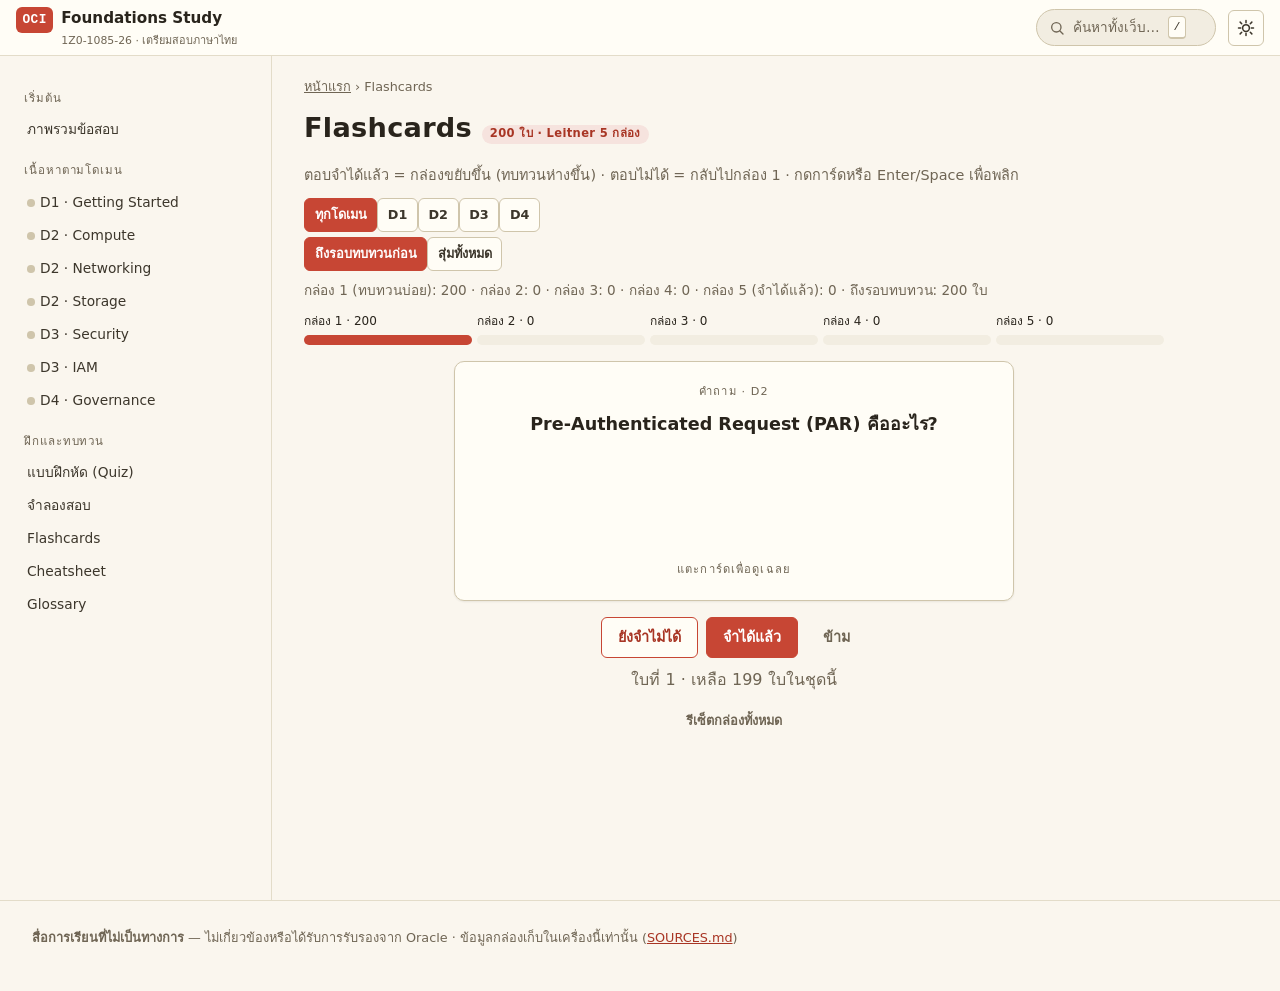
<file: flashcards.html>
<!doctype html>
<html lang="th">
<head>
<meta charset="utf-8">
<meta name="viewport" content="width=device-width, initial-scale=1">
<title>Flashcards (Leitner) | OCI Foundations Study</title>
<meta name="description" content="การ์ดทบทวนศัพท์ OCI 1Z0-1085-26 — ระบบ Leitner 5 กล่อง, พลิกการ์ดได้, กรองตามโดเมน">
<link rel="stylesheet" href="assets/css/style.css">
</head>
<body>
<header class="topbar">
  <button class="icon-btn menu-btn" data-drawer-toggle aria-label="เปิด/ปิดสารบัญ">
    <svg width="18" height="18" viewBox="0 0 24 24" fill="none" stroke="currentColor" stroke-width="2" stroke-linecap="round" aria-hidden="true"><line x1="4" y1="7" x2="20" y2="7"/><line x1="4" y1="12" x2="20" y2="12"/><line x1="4" y1="17" x2="20" y2="17"/></svg>
  </button>
  <a class="brand" href="index.html"><span class="brand-mark">OCI</span><span class="brand-name">Foundations Study<small>1Z0-1085-26 · เตรียมสอบภาษาไทย</small></span></a>
  <button class="search-btn" data-search-open aria-label="เปิดค้นหา">
    <svg width="16" height="16" viewBox="0 0 24 24" fill="none" stroke="currentColor" stroke-width="2" stroke-linecap="round" aria-hidden="true"><circle cx="11" cy="11" r="7"/><line x1="21" y1="21" x2="16.5" y2="16.5"/></svg>
    <span class="search-label">ค้นหาทั้งเว็บ…</span><kbd>/</kbd>
  </button>
  <button class="icon-btn" data-theme-toggle aria-label="สลับโหมดสว่าง/มืด/ตามระบบ">
    <svg width="18" height="18" viewBox="0 0 24 24" fill="none" stroke="currentColor" stroke-width="2" stroke-linecap="round" stroke-linejoin="round" aria-hidden="true"><circle cx="12" cy="12" r="4.5"/><path d="M12 2v3M12 19v3M2 12h3M19 12h3M4.2 4.2l2.1 2.1M17.7 17.7l2.1 2.1M4.2 19.8l2.1-2.1M17.7 6.3l2.1-2.1"/></svg>
  </button>
</header>
<div class="drawer-backdrop" aria-hidden="true"></div>

<div class="layout">
<aside class="sidebar" aria-label="สารบัญเว็บไซต์">
  <nav>
    <div class="toc-title">เริ่มต้น</div>
    <ol><li><a href="index.html">ภาพรวมข้อสอบ</a></li></ol>
    <div class="toc-title">เนื้อหาตามโดเมน</div>
    <ol>
      <li><a href="d1-getting-started.html" data-objective-link="1.1"><span class="obj-dot"></span>D1 · Getting Started</a></li>
      <li><a href="d2a-compute-cloud-native.html" data-objective-link="2.1"><span class="obj-dot"></span>D2 · Compute</a></li>
      <li><a href="d2b-networking.html" data-objective-link="2.2"><span class="obj-dot"></span>D2 · Networking</a></li>
      <li><a href="d2c-storage-database.html" data-objective-link="2.3"><span class="obj-dot"></span>D2 · Storage</a></li>
      <li><a href="d3a-shared-security-services.html" data-objective-link="3.2"><span class="obj-dot"></span>D3 · Security</a></li>
      <li><a href="d3b-iam.html" data-objective-link="3.3"><span class="obj-dot"></span>D3 · IAM</a></li>
      <li><a href="d4-governance-cost.html" data-objective-link="4.1"><span class="obj-dot"></span>D4 · Governance</a></li>
    </ol>
    <div class="toc-title">ฝึกและทบทวน</div>
    <ol>
      <li><a href="quiz.html">แบบฝึกหัด (Quiz)</a></li>
      <li><a href="exam.html">จำลองสอบ</a></li>
      <li><a href="flashcards.html" aria-current="page">Flashcards</a></li>
      <li><a href="cheatsheet.html">Cheatsheet</a></li>
      <li><a href="glossary.html">Glossary</a></li>
    </ol>
  </nav>
</aside>

<main class="content">
<nav class="breadcrumb" aria-label="breadcrumb"><a href="index.html">หน้าแรก</a> › Flashcards</nav>
<div class="quiz-shell">

  <h1>Flashcards <span class="badge" style="background:var(--accent-soft);color:var(--accent-strong)"><span id="fc-total">0</span> ใบ · Leitner 5 กล่อง</span></h1>
  <p style="color:var(--muted);font-size:.9rem">ตอบจำได้แล้ว = กล่องขยับขึ้น (ทบทวนห่างขึ้น) · ตอบไม่ได้ = กลับไปกล่อง 1 · กดการ์ดหรือ Enter/Space เพื่อพลิก</p>

  <div id="fc-filters" role="group" aria-label="กรองตามโดเมน" style="margin-bottom:.35rem"></div>
  <div id="fc-order" role="group" aria-label="ลำดับการทบทวน" style="margin-bottom:.5rem"></div>

  <div id="leitner-stats" aria-label="การกระจายตัวของกล่อง" style="font-size:.85rem;color:var(--muted);margin-bottom:.25rem"></div>
  <div class="q-palette" id="box-bars" style="margin-bottom:.75rem"></div>

  <div class="flashcard" id="flashcard" role="button" tabindex="0" aria-label="พลิกการ์ด (Enter หรือ Space)">
    <div class="flashcard-inner">
      <div class="flashcard-face flashcard-front">
        <span class="fc-label">คำถาม · <span id="fc-domain">D?</span></span>
        <div id="fc-front" style="font-size:1.1rem;font-weight:600">…</div>
        <span class="fc-label" style="margin-top:auto">แตะการ์ดเพื่อดูเฉลย</span>
      </div>
      <div class="flashcard-face flashcard-back">
        <span class="fc-label">เฉลย</span>
        <div id="fc-back">…</div>
        <span class="fc-label" style="margin-top:auto">กล่อง <span id="fc-box">1</span>/5</span>
      </div>
    </div>
  </div>

  <div style="display:flex;gap:.5rem;justify-content:center;flex-wrap:wrap">
    <button class="btn" id="fc-wrong" type="button" style="border-color:var(--accent);color:var(--accent-strong)">ยังจำไม่ได้</button>
    <button class="btn btn-primary" id="fc-right" type="button">จำได้แล้ว</button>
    <button class="btn btn-ghost" id="fc-skip" type="button">ข้าม</button>
  </div>
  <p id="fc-counter" style="text-align:center;color:var(--muted);font-variant-numeric:tabular-nums;margin-top:.5rem"></p>
  <div style="text-align:center"><button class="btn btn-ghost btn-sm" id="fc-reset" type="button">รีเซ็ตกล่องทั้งหมด</button></div>

</div>
</main>
</div>

<footer class="footer">
  <p><strong>สื่อการเรียนที่ไม่เป็นทางการ</strong> — ไม่เกี่ยวข้องหรือได้รับการรับรองจาก Oracle · ข้อมูลกล่องเก็บในเครื่องนี้เท่านั้น (<a href="SOURCES.md">SOURCES.md</a>)</p>
</footer>

<div class="search-overlay" id="search-overlay" role="dialog" aria-modal="true" aria-label="ค้นหาทั้งเว็บ">
  <div class="search-panel">
    <input type="search" placeholder="ค้นหาหัวข้อ บริการ หรือศัพท์… (กด Esc เพื่อปิด)" aria-label="คำค้นหา" autocomplete="off">
    <div class="search-results" role="listbox" aria-label="ผลการค้นหา"></div>
  </div>
</div>
<script src="assets/js/flashcard-data.js"></script>
<script src="assets/js/search-index.js"></script>
<script src="assets/js/app.js"></script>
<script>
(function () {
  'use strict';
  var DATA = window.FLASHCARD_DATA || [];
  var LEITNER_KEY = 'oci-study-leitner-v1';
  var INTERVALS = [0, 1, 2, 4, 7, 14]; /* วัน: กล่อง 1 = ทบทวนได้ทันที … กล่อง 5 = ทุก 14 วัน */

  var memory = {};
  var storageOK = (function () {
    try { window.localStorage.setItem('__t', '1'); window.localStorage.removeItem('__t'); return true; } catch (e) { return false; }
  })();
  function loadBoxes() {
    try {
      if (storageOK) {
        var raw = window.localStorage.getItem(LEITNER_KEY);
        return raw ? JSON.parse(raw) : {};
      }
      return memory;
    } catch (e) { return {}; }
  }
  function saveBoxes(boxes) {
    try {
      if (storageOK) window.localStorage.setItem(LEITNER_KEY, JSON.stringify(boxes));
      else memory = boxes;
    } catch (e) { memory = boxes; }
  }
  function getBox(id) { var b = loadBoxes()[id]; return b && typeof b.box === 'number' ? b : { box: 1, last: null }; }
  function setBox(id, box) {
    var boxes = loadBoxes();
    boxes[id] = { box: box, last: new Date().toISOString() };
    saveBoxes(boxes);
  }
  function isDue(id) {
    var b = getBox(id);
    if (!b.last) return true;
    var days = (Date.now() - new Date(b.last).getTime()) / 86400000;
    return days >= INTERVALS[b.box];
  }

  var state = { domain: 'all', order: 'due', queue: [], index: 0, revealed: false, sessionCount: 0 };

  function $(id) { return document.getElementById(id); }
  function shuffle(arr) { var a = arr.slice(); for (var i = a.length - 1; i > 0; i--) { var j = Math.floor(Math.random() * (i + 1)); var t = a[i]; a[i] = a[j]; a[j] = t; } return a; }

  function visibleCards() {
    var cards = DATA.filter(function (c) { return state.domain === 'all' || c.domain === state.domain; });
    if (state.order === 'due') {
      var due = cards.filter(function (c) { return isDue(c.id); });
      if (due.length) cards = due;
    }
    return shuffle(cards);
  }

  function renderStats() {
    var boxes = [0, 0, 0, 0, 0, 0];
    DATA.forEach(function (c) { boxes[getBox(c.id).box]++; });
    var dueCount = DATA.filter(function (c) { return isDue(c.id); }).length;
    $('leitner-stats').textContent = 'กล่อง 1 (ทบทวนบ่อย): ' + boxes[1] + ' · กล่อง 2: ' + boxes[2] + ' · กล่อง 3: ' + boxes[3] + ' · กล่อง 4: ' + boxes[4] + ' · กล่อง 5 (จำได้แล้ว): ' + boxes[5] + ' · ถึงรอบทบทวน: ' + dueCount + ' ใบ';
    var bar = $('box-bars');
    bar.innerHTML = '';
    for (var b = 1; b <= 5; b++) {
      var pct = DATA.length ? Math.round((100 * boxes[b]) / DATA.length) : 0;
      var div = document.createElement('div');
      div.style.cssText = 'flex:1;min-width:80px';
      div.innerHTML = '<div style="font-size:.75rem;margin-bottom:.15rem">กล่อง ' + b + ' · ' + boxes[b] + '</div><div class="progress"><span style="width:' + pct + '%"></span></div>';
      bar.appendChild(div);
    }
  }

  function renderCard() {
    var card = state.queue[state.index];
    state.revealed = false;
    var fc = $('flashcard');
    fc.classList.remove('flipped');
    $('fc-domain').textContent = 'D' + card.domain;
    $('fc-front').textContent = card.front;
    $('fc-back').textContent = card.back;
    $('fc-box').textContent = getBox(card.id).box;
    $('fc-counter').textContent = 'ใบที่ ' + (state.sessionCount + 1) + ' · เหลือ ' + (state.queue.length - state.index - 1) + ' ใบในชุดนี้';
  }

  function nextCard() {
    state.index++;
    state.sessionCount++;
    if (state.index >= state.queue.length) {
      state.queue = visibleCards();
      state.index = 0;
      if (!state.queue.length) { window.ociToast('ไม่มีการ์ดในตัวกรองนี้'); return; }
    }
    renderCard();
  }

  function answer(known) {
    var card = state.queue[state.index];
    var b = getBox(card.id).box;
    setBox(card.id, known ? Math.min(5, b + 1) : 1);
    renderStats();
    nextCard();
  }

  function buildChips(containerId, items, current, onPick) {
    var box = $(containerId);
    box.innerHTML = '';
    items.forEach(function (item) {
      var btn = document.createElement('button');
      btn.type = 'button';
      btn.className = 'btn btn-sm' + (item.value === current ? ' btn-primary' : '');
      btn.textContent = item.label;
      btn.setAttribute('aria-pressed', item.value === current ? 'true' : 'false');
      btn.addEventListener('click', function () { onPick(item.value); });
      box.appendChild(btn);
    });
  }

  function refreshFilters() {
    buildChips('fc-filters', [
      { value: 'all', label: 'ทุกโดเมน' },
      { value: '1', label: 'D1' }, { value: '2', label: 'D2' }, { value: '3', label: 'D3' }, { value: '4', label: 'D4' }
    ], state.domain, function (v) { state.domain = v; restart(); });
    buildChips('fc-order', [
      { value: 'due', label: 'ถึงรอบทบทวนก่อน' },
      { value: 'all', label: 'สุ่มทั้งหมด' }
    ], state.order, function (v) { state.order = v; restart(); });
  }

  function restart() {
    state.queue = visibleCards();
    state.index = 0;
    state.sessionCount = 0;
    if (!state.queue.length) { window.ociToast('ไม่มีการ์ดในชุดนี้'); return; }
    refreshFilters();
    renderCard();
    renderStats();
  }

  $('fc-total').textContent = DATA.length;
  var fc = $('flashcard');
  function flip() {
    state.revealed = !state.revealed;
    fc.classList.toggle('flipped', state.revealed);
  }
  fc.addEventListener('click', flip);
  fc.addEventListener('keydown', function (e) {
    if (e.key === 'Enter' || e.key === ' ') { e.preventDefault(); flip(); }
  });
  $('fc-right').addEventListener('click', function () { answer(true); });
  $('fc-wrong').addEventListener('click', function () { answer(false); });
  $('fc-skip').addEventListener('click', nextCard);
  $('fc-reset').addEventListener('click', function () {
    if (window.confirm('รีเซ็ตกล่อง Leitner ของการ์ดทุกใบ?')) { saveBoxes({}); renderStats(); window.ociToast('รีเซ็ตแล้ว'); }
  });

  state.queue = visibleCards();
  refreshFilters();
  renderCard();
  renderStats();
})();
</script>
</body>
</html>
</file>
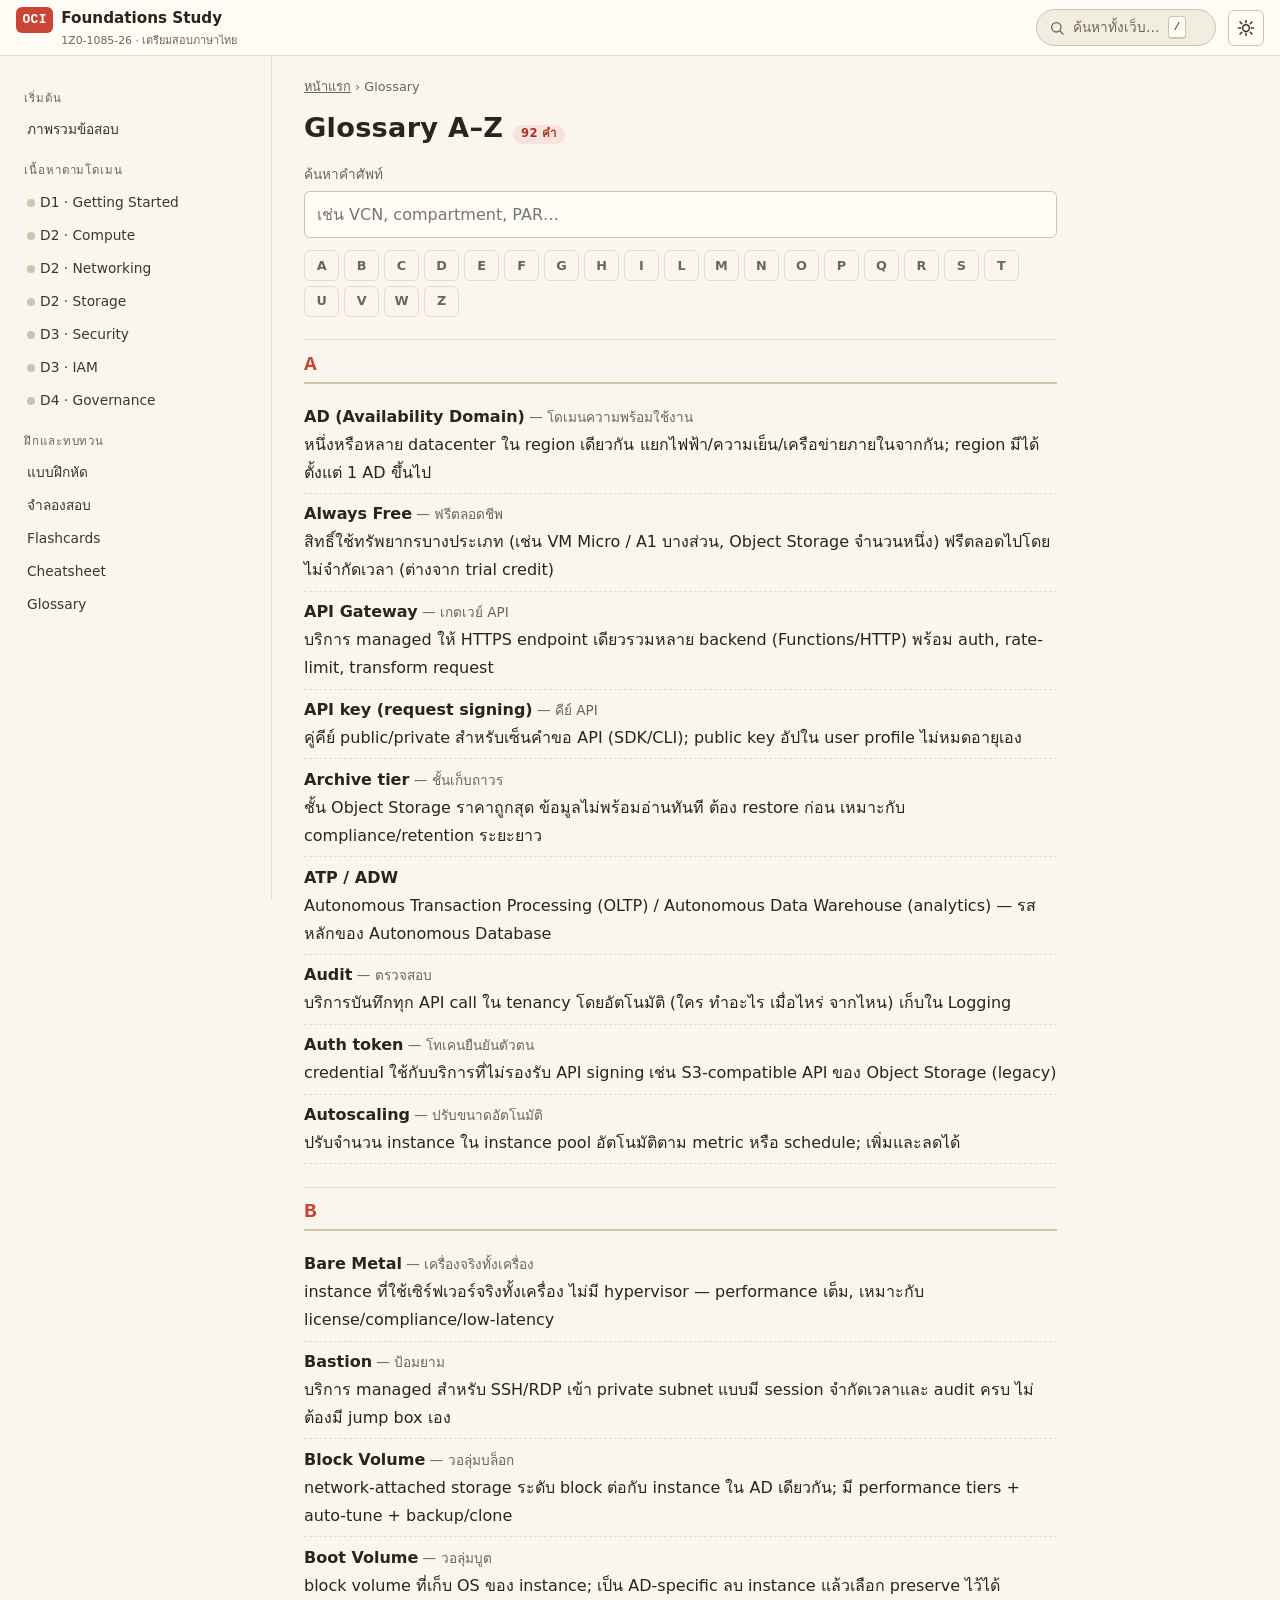
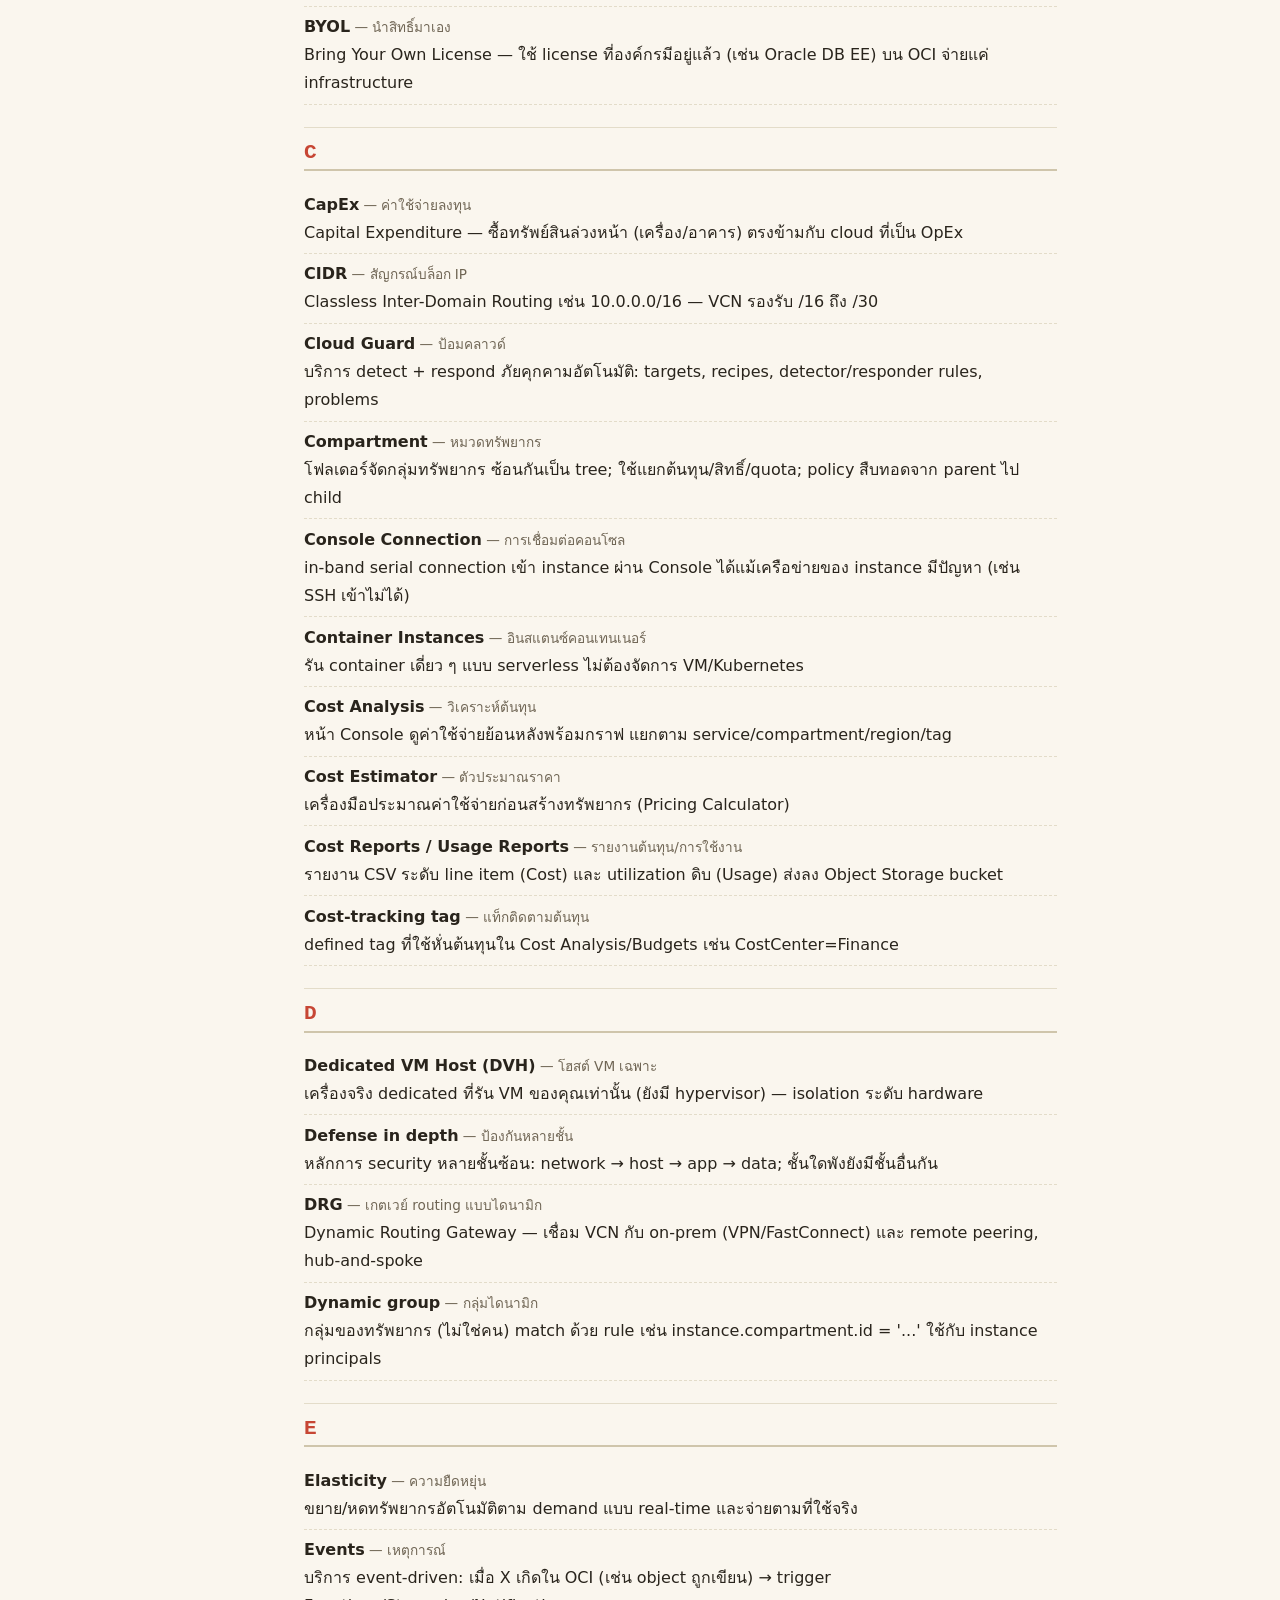
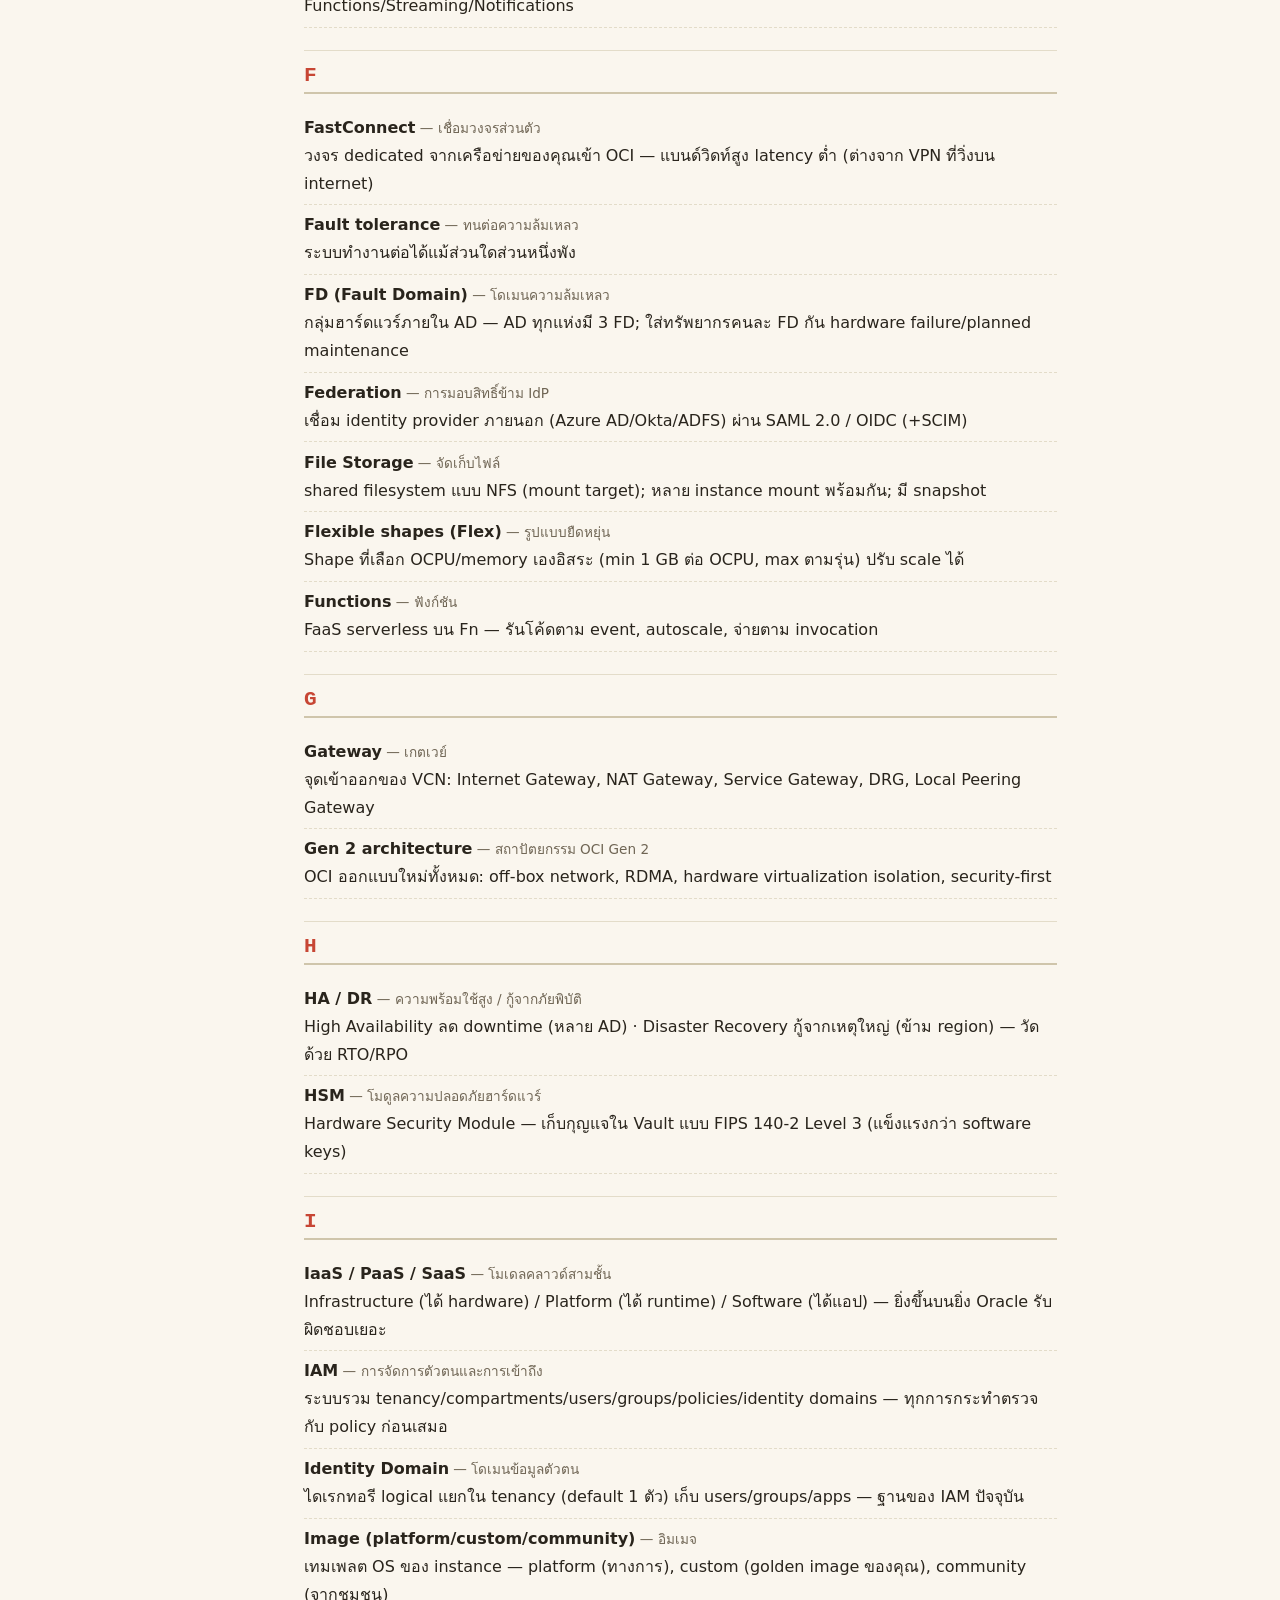
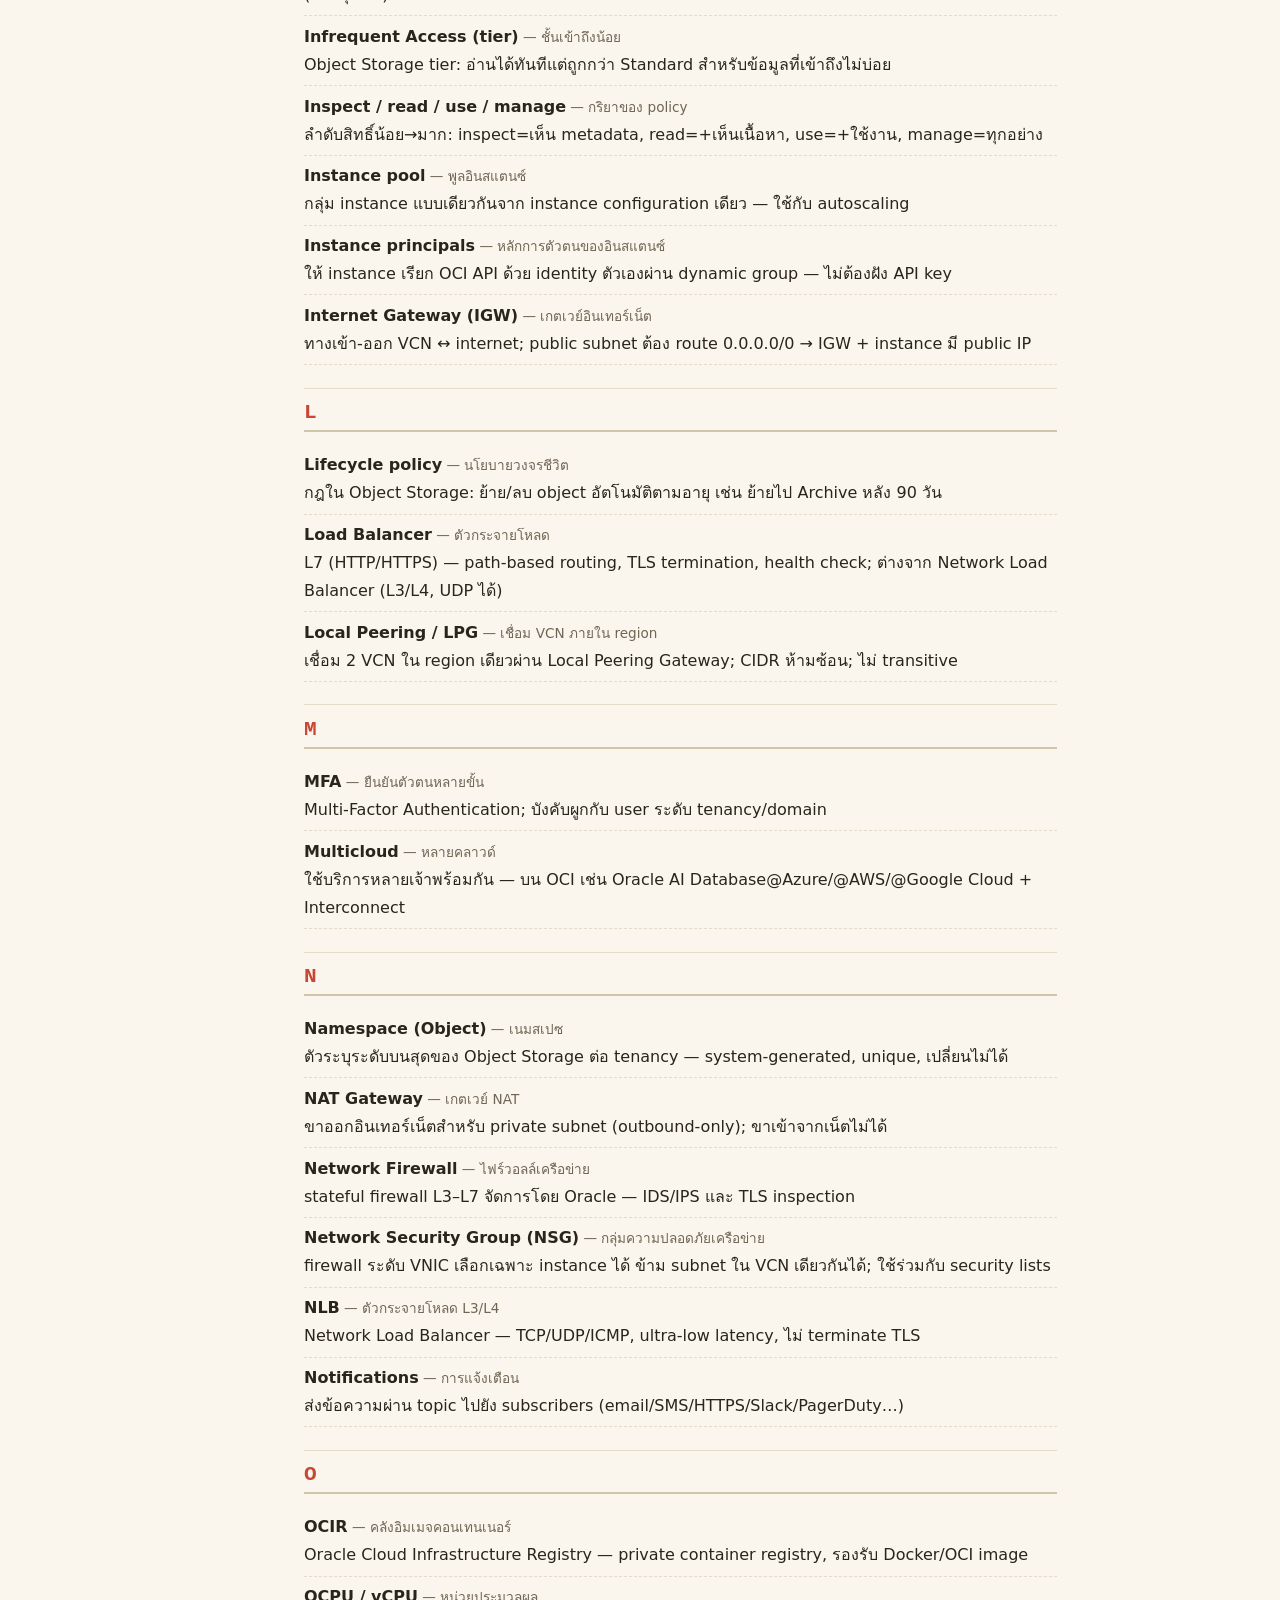
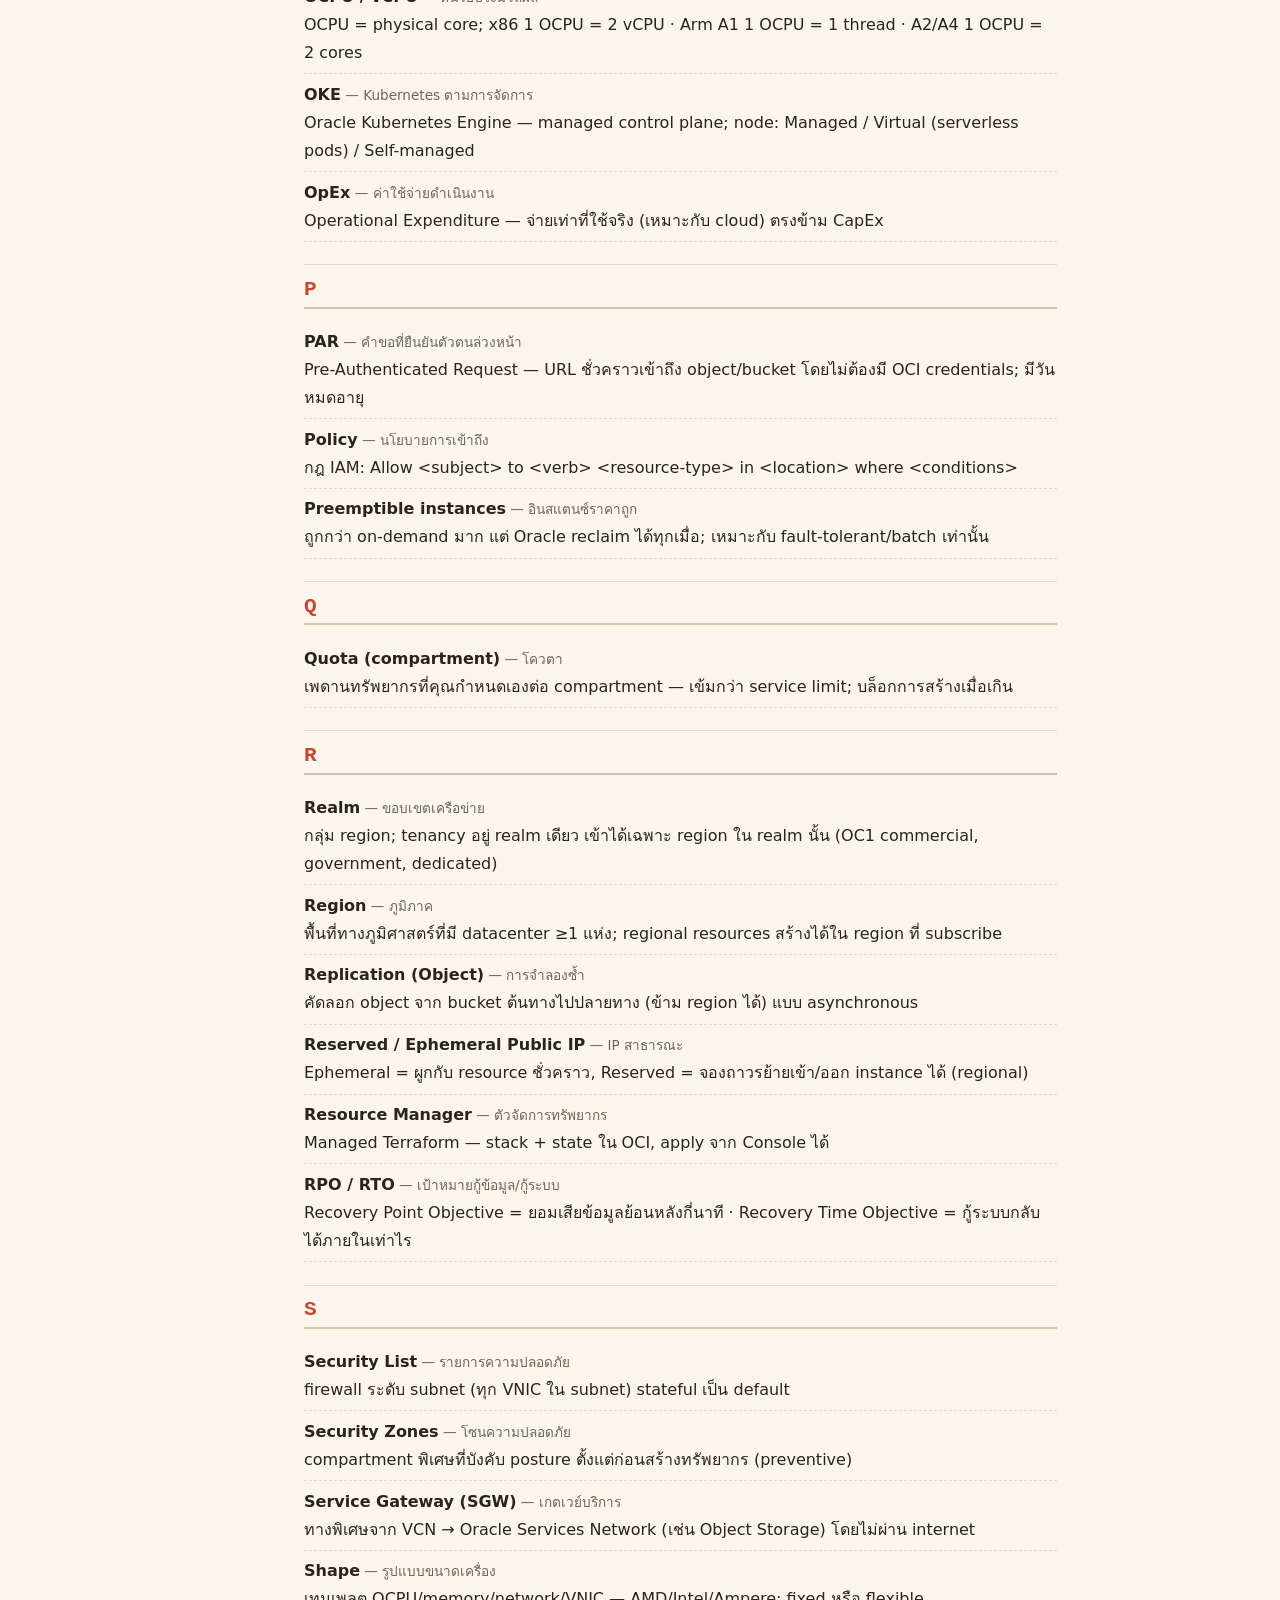
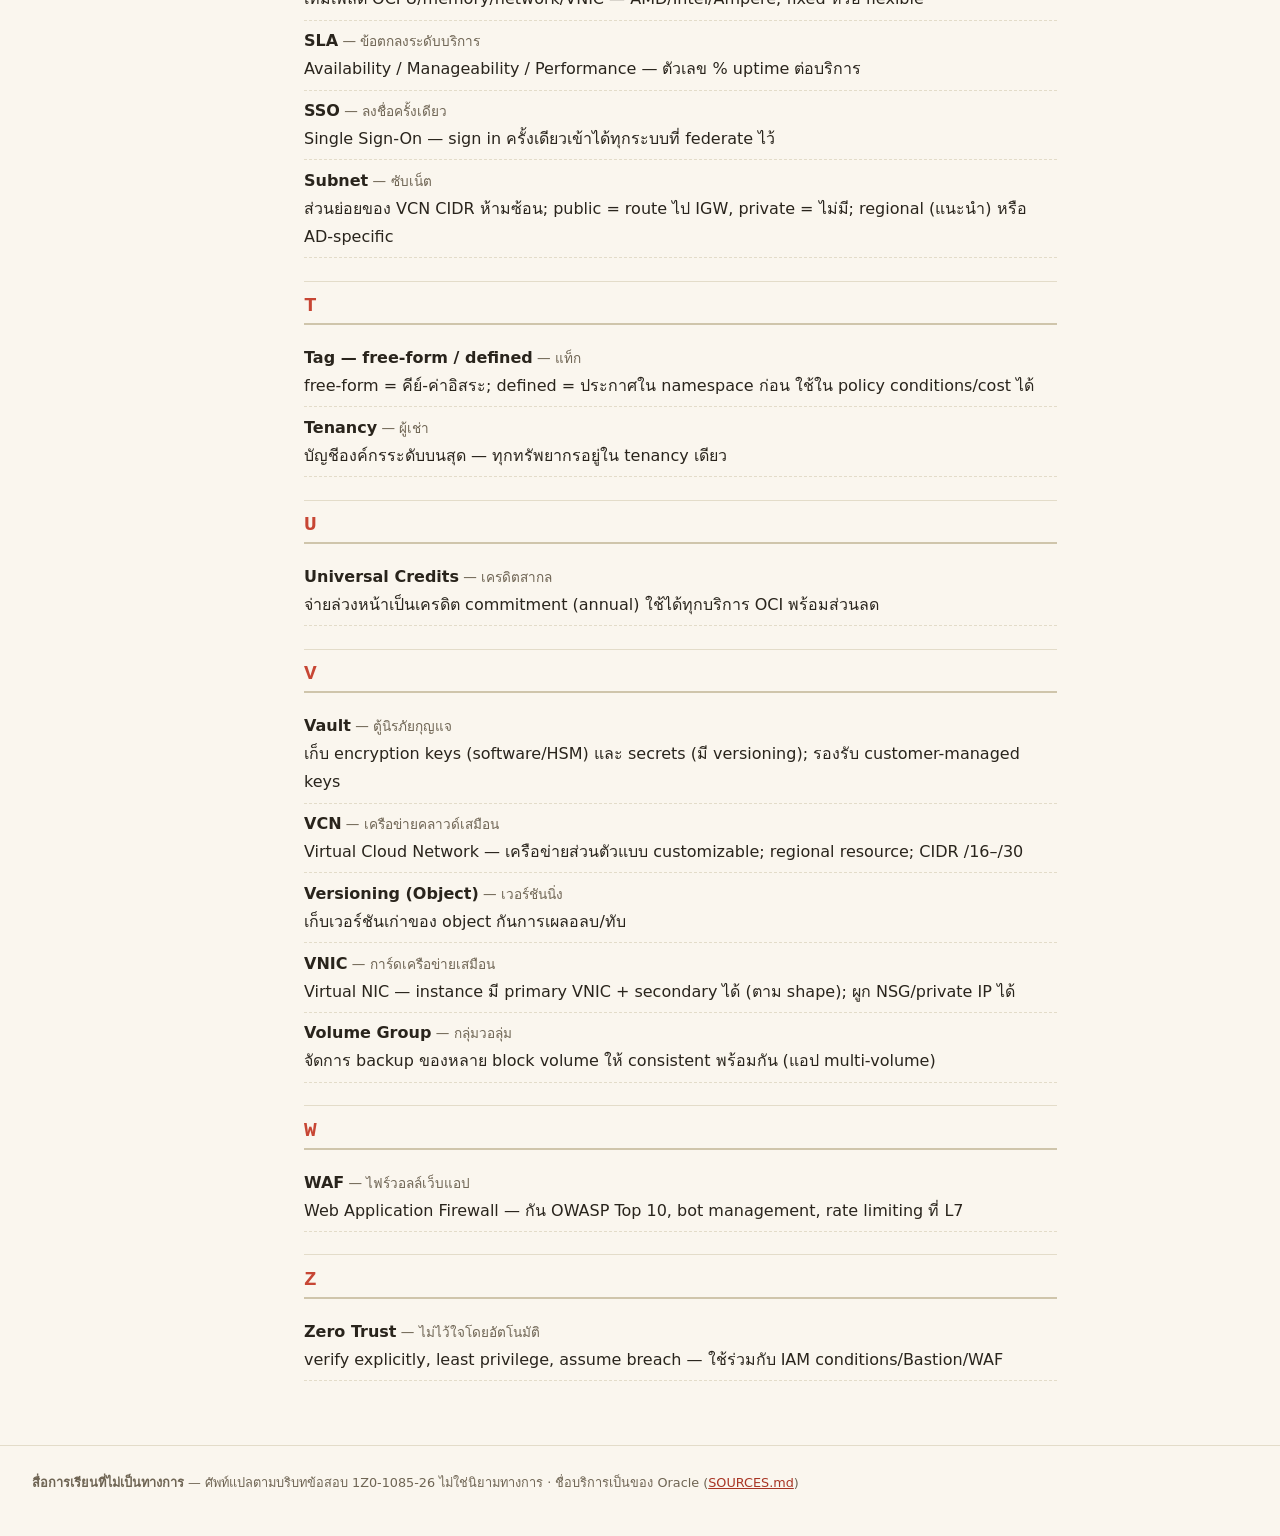
<file: glossary.html>
<!doctype html>
<html lang="th">
<head>
<meta charset="utf-8">
<meta name="viewport" content="width=device-width, initial-scale=1">
<title>Glossary A–Z | OCI Foundations Study</title>
<meta name="description" content="ศัพท์ OCI 1Z0-1085-26 ทั้งหมด A–Z พร้อมคำแปลไทยและคำอธิบายสั้น — ค้นหาได้ทันที">
<link rel="stylesheet" href="assets/css/style.css">
</head>
<body>
<header class="topbar">
  <button class="icon-btn menu-btn" data-drawer-toggle aria-label="เปิด/ปิดสารบัญ">
    <svg width="18" height="18" viewBox="0 0 24 24" fill="none" stroke="currentColor" stroke-width="2" stroke-linecap="round" aria-hidden="true"><line x1="4" y1="7" x2="20" y2="7"/><line x1="4" y1="12" x2="20" y2="12"/><line x1="4" y1="17" x2="20" y2="17"/></svg>
  </button>
  <a class="brand" href="index.html"><span class="brand-mark">OCI</span><span class="brand-name">Foundations Study<small>1Z0-1085-26 · เตรียมสอบภาษาไทย</small></span></a>
  <button class="search-btn" data-search-open aria-label="เปิดค้นหา">
    <svg width="16" height="16" viewBox="0 0 24 24" fill="none" stroke="currentColor" stroke-width="2" stroke-linecap="round" aria-hidden="true"><circle cx="11" cy="11" r="7"/><line x1="21" y1="21" x2="16.5" y2="16.5"/></svg>
    <span class="search-label">ค้นหาทั้งเว็บ…</span><kbd>/</kbd>
  </button>
  <button class="icon-btn" data-theme-toggle aria-label="สลับโหมดสว่าง/มืด/ตามระบบ">
    <svg width="18" height="18" viewBox="0 0 24 24" fill="none" stroke="currentColor" stroke-width="2" stroke-linecap="round" stroke-linejoin="round" aria-hidden="true"><circle cx="12" cy="12" r="4.5"/><path d="M12 2v3M12 19v3M2 12h3M19 12h3M4.2 4.2l2.1 2.1M17.7 17.7l2.1 2.1M4.2 19.8l2.1-2.1M17.7 6.3l2.1-2.1"/></svg>
  </button>
</header>
<div class="drawer-backdrop" aria-hidden="true"></div>

<div class="layout">
<aside class="sidebar" aria-label="สารบัญเว็บไซต์">
  <nav>
    <div class="toc-title">เริ่มต้น</div>
    <ol><li><a href="index.html">ภาพรวมข้อสอบ</a></li></ol>
    <div class="toc-title">เนื้อหาตามโดเมน</div>
    <ol>
      <li><a href="d1-getting-started.html" data-objective-link="1.1"><span class="obj-dot"></span>D1 · Getting Started</a></li>
      <li><a href="d2a-compute-cloud-native.html" data-objective-link="2.1"><span class="obj-dot"></span>D2 · Compute</a></li>
      <li><a href="d2b-networking.html" data-objective-link="2.2"><span class="obj-dot"></span>D2 · Networking</a></li>
      <li><a href="d2c-storage-database.html" data-objective-link="2.3"><span class="obj-dot"></span>D2 · Storage</a></li>
      <li><a href="d3a-shared-security-services.html" data-objective-link="3.2"><span class="obj-dot"></span>D3 · Security</a></li>
      <li><a href="d3b-iam.html" data-objective-link="3.3"><span class="obj-dot"></span>D3 · IAM</a></li>
      <li><a href="d4-governance-cost.html" data-objective-link="4.1"><span class="obj-dot"></span>D4 · Governance</a></li>
    </ol>
    <div class="toc-title">ฝึกและทบทวน</div>
    <ol>
      <li><a href="quiz.html">แบบฝึกหัด</a></li>
      <li><a href="exam.html">จำลองสอบ</a></li>
      <li><a href="flashcards.html">Flashcards</a></li>
      <li><a href="cheatsheet.html">Cheatsheet</a></li>
      <li><a href="glossary.html" aria-current="page">Glossary</a></li>
    </ol>
  </nav>
</aside>

<main class="content">
<nav class="breadcrumb" aria-label="breadcrumb"><a href="index.html">หน้าแรก</a> › Glossary</nav>
<article class="article">
  <h1>Glossary A–Z <span class="badge" style="background:var(--accent-soft);color:var(--accent-strong)"><span id="gloss-count">0</span> คำ</span></h1>

  <label for="gloss-search" style="display:block;font-size:.85rem;color:var(--muted);margin-bottom:.25rem">ค้นหาคำศัพท์</label>
  <input id="gloss-search" type="search" placeholder="เช่น VCN, compartment, PAR…" autocomplete="off"
    style="width:100%;font:inherit;padding:.55rem .75rem;border:1px solid var(--border-strong);border-radius:var(--radius-s);background:var(--surface);color:var(--ink)" aria-label="ค้นหาศัพท์">
  <div id="gloss-letters" style="display:flex;gap:.3rem;flex-wrap:wrap;margin:.75rem 0 .25rem" aria-label="กระโดดไปตัวอักษร"></div>
  <div id="gloss-list" aria-live="polite"></div>
</article>
</main>
</div>

<footer class="footer">
  <p><strong>สื่อการเรียนที่ไม่เป็นทางการ</strong> — ศัพท์แปลตามบริบทข้อสอบ 1Z0-1085-26 ไม่ใช่นิยามทางการ · ชื่อบริการเป็นของ Oracle (<a href="SOURCES.md">SOURCES.md</a>)</p>
</footer>

<div class="search-overlay" id="search-overlay" role="dialog" aria-modal="true" aria-label="ค้นหาทั้งเว็บ">
  <div class="search-panel">
    <input type="search" placeholder="ค้นหาหัวข้อ บริการ หรือศัพท์… (กด Esc เพื่อปิด)" aria-label="คำค้นหา" autocomplete="off">
    <div class="search-results" role="listbox" aria-label="ผลการค้นหา"></div>
  </div>
</div>
<script src="assets/js/glossary-data.js"></script>
<script src="assets/js/search-index.js"></script>
<script src="assets/js/app.js"></script>
<script>
(function () {
  'use strict';
  var data = (window.GLOSSARY_DATA || []).slice().sort(function (a, b) {
    return a.term.localeCompare(b.term, 'en', { sensitivity: 'base' });
  });
  var list = document.getElementById('gloss-list');
  var search = document.getElementById('gloss-search');
  var lettersBar = document.getElementById('gloss-letters');
  document.getElementById('gloss-count').textContent = data.length;

  var letters = [];
  data.forEach(function (item) {
    var L = (item.term[0] || '#').toUpperCase();
    if (letters.indexOf(L) < 0) letters.push(L);
  });
  letters.forEach(function (L) {
    var a = document.createElement('a');
    a.href = '#gloss-' + L;
    a.textContent = L;
    a.className = 'btn btn-sm btn-ghost';
    a.style.cssText = 'border:1px solid var(--border);min-width:2.2rem;justify-content:center;padding:.2rem .4rem';
    lettersBar.appendChild(a);
  });

  function render(filter) {
    var q = (filter || '').trim().toLowerCase();
    var filtered = q ? data.filter(function (item) {
      return (item.term + ' ' + (item.th || '') + ' ' + (item.def || '')).toLowerCase().indexOf(q) >= 0;
    }) : data;

    list.innerHTML = '';
    if (!filtered.length) {
      var p = document.createElement('p');
      p.style.cssText = 'color:var(--muted);margin-top:1rem';
      p.textContent = 'ไม่พบคำศัพท์สำหรับ "' + filter + '"';
      list.appendChild(p);
      return;
    }
    var currentLetter = null;
    filtered.forEach(function (item) {
      var L = (item.term[0] || '#').toUpperCase();
      if (!q && L !== currentLetter) {
        currentLetter = L;
        var h = document.createElement('h2');
        h.className = 'gloss-letter';
        h.id = 'gloss-' + L;
        h.textContent = L;
        list.appendChild(h);
      }
      var div = document.createElement('div');
      div.className = 'gloss-item';
      var b = document.createElement('b');
      b.textContent = item.term;
      var th = document.createElement('span');
      th.style.cssText = 'color:var(--muted);font-size:.85rem';
      th.textContent = item.th && item.th !== '—' ? ' — ' + item.th : '';
      var def = document.createElement('div');
      def.textContent = item.def;
      div.appendChild(b);
      div.appendChild(th);
      div.appendChild(def);
      list.appendChild(div);
    });
  }

  search.addEventListener('input', function () { render(search.value); });
  render('');
})();
</script>
</body>
</html>
</file>
<file: oci-foundations-study/assets/css/style.css>
/* ============================================================
   OCI Foundations Study — design system
   คู่มือเทคนิคที่ออกแบบมาดี: อ่านสบาย โทนอุ่นเป็นกลาง accent Oracle red
   ============================================================ */

:root {
  /* neutrals — warm paper */
  --bg: #faf6ee;
  --surface: #fffdf6;
  --surface-2: #f2ede1;
  --ink: #29241c;
  --ink-soft: #3c362b;
  --muted: #6f6554;
  --border: #e3dcc9;
  --border-strong: #cfc5ab;

  /* accent — Oracle red, ใช้อย่างประหยัด */
  --accent: #c74634;
  --accent-strong: #a83524;
  --accent-soft: #f6e3de;

  /* domain colors — ใช้ซ้ำทั้งเว็บ (bar, badge, graph) */
  --d1: #0f6f6b;
  --d1-soft: #e0efec;
  --d2: #c74634;
  --d2-soft: #f6e3de;
  --d3: #3f5f8a;
  --d3-soft: #e2e9f2;
  --d4: #7a6a1f;
  --d4-soft: #efead4;

  /* semantic */
  --ok: #1e7a3c;
  --ok-soft: #e2f0e5;
  --warn: #9a6b00;
  --warn-soft: #f7ecd2;
  --tip: #115e75;
  --tip-soft: #e0eef3;

  --radius: 10px;
  --radius-s: 6px;
  --shadow: 0 1px 2px rgba(41, 36, 28, .08);
  --content-w: 74ch;
  --sidebar-w: 272px;
  --header-h: 56px;

  --font-body: "Sarabun", "Noto Sans Thai", "Leelawadee UI", "Tahoma", system-ui, -apple-system, "Segoe UI", sans-serif;
  --font-mono: "Cascadia Code", "JetBrains Mono", "Consolas", monospace;
}

html[data-theme="dark"] {
  --bg: #1b1814;
  --surface: #23201a;
  --surface-2: #2b2720;
  --ink: #ece5d6;
  --ink-soft: #d4cbbb;
  --muted: #a79c8b;
  --border: #38332a;
  --border-strong: #4d463a;

  --accent: #e2684f;
  --accent-strong: #ee8b74;
  --accent-soft: #3a2521;

  --d1: #4db3ac;
  --d1-soft: #1d3230;
  --d2: #e2684f;
  --d2-soft: #3a2521;
  --d3: #84a3cc;
  --d3-soft: #222c3a;
  --d4: #c4b458;
  --d4-soft: #332f1c;

  --ok: #58bd7d;
  --ok-soft: #1f3325;
  --warn: #d9b45a;
  --warn-soft: #332c18;
  --tip: #6fc3d8;
  --tip-soft: #1b2d33;

  --shadow: 0 1px 2px rgba(0, 0, 0, .4);
}

@media (prefers-color-scheme: dark) {
  html:not([data-theme="light"]) {
    --bg: #1b1814;
    --surface: #23201a;
    --surface-2: #2b2720;
    --ink: #ece5d6;
    --ink-soft: #d4cbbb;
    --muted: #a79c8b;
    --border: #38332a;
    --border-strong: #4d463a;
    --accent: #e2684f;
    --accent-strong: #ee8b74;
    --accent-soft: #3a2521;
    --d1: #4db3ac; --d1-soft: #1d3230;
    --d2: #e2684f; --d2-soft: #3a2521;
    --d3: #84a3cc; --d3-soft: #222c3a;
    --d4: #c4b458; --d4-soft: #332f1c;
    --ok: #58bd7d; --ok-soft: #1f3325;
    --warn: #d9b45a; --warn-soft: #332c18;
    --tip: #6fc3d8; --tip-soft: #1b2d33;
    --shadow: 0 1px 2px rgba(0, 0, 0, .4);
  }
}

*, *::before, *::after { box-sizing: border-box; }

html { scroll-behavior: smooth; }

@media (prefers-reduced-motion: reduce) {
  html { scroll-behavior: auto; }
  *, *::before, *::after { transition: none !important; animation: none !important; }
}

body {
  margin: 0;
  font-family: var(--font-body);
  background: var(--bg);
  color: var(--ink);
  line-height: 1.75;
  font-size: 16px;
  -webkit-font-smoothing: antialiased;
  overflow-wrap: break-word;   /* ภาษาไทยไม่มีเว้นวรรค ต้องอนุญาตให้ตัดคำ */
}
.article p, .article li, .article td, .article h1, .article h2, .article h3, .callout, .banner-warn, .breadcrumb, .check-q, .footer {
  overflow-wrap: anywhere;
  word-break: break-word;
}

:focus-visible {
  outline: 3px solid var(--accent);
  outline-offset: 2px;
  border-radius: 2px;
}

/* ---------- top header ---------- */
.topbar {
  position: sticky;
  top: 0;
  z-index: 40;
  height: var(--header-h);
  display: flex;
  align-items: center;
  gap: .75rem;
  padding: 0 1rem;
  background: var(--surface);
  border-bottom: 1px solid var(--border);
}
.brand {
  display: flex;
  align-items: baseline;
  gap: .5rem;
  text-decoration: none;
  color: var(--ink);
  white-space: nowrap;
}
.brand-mark {
  font-family: var(--font-mono);
  font-weight: 700;
  color: #fff;
  background: var(--accent);
  border-radius: var(--radius-s);
  padding: .1rem .4rem;
  font-size: .8rem;
  letter-spacing: .04em;
}
.brand-name { font-weight: 700; font-size: .95rem; }
.brand-name small { display: block; font-weight: 400; color: var(--muted); font-size: .68rem; }

.search-btn {
  margin-left: auto;
  display: inline-flex;
  align-items: center;
  gap: .5rem;
  min-width: 180px;
  padding: .35rem .75rem;
  border: 1px solid var(--border-strong);
  background: var(--surface-2);
  color: var(--muted);
  border-radius: 999px;
  cursor: pointer;
  font: inherit;
  font-size: .85rem;
}
.search-btn kbd, .kbd {
  font-family: var(--font-mono);
  font-size: .72rem;
  border: 1px solid var(--border-strong);
  border-bottom-width: 2px;
  border-radius: 4px;
  padding: 0 .3rem;
  background: var(--surface);
  color: var(--ink-soft);
}
.icon-btn {
  display: inline-flex;
  align-items: center;
  justify-content: center;
  width: 36px; height: 36px;
  border: 1px solid var(--border-strong);
  background: var(--surface);
  color: var(--ink-soft);
  border-radius: var(--radius-s);
  cursor: pointer;
}
.icon-btn:hover { color: var(--accent-strong); border-color: var(--accent); }
.menu-btn { display: none; }

/* ---------- layout ---------- */
.layout {
  display: grid;
  grid-template-columns: var(--sidebar-w) minmax(0, 1fr);
  max-width: 1280px;
  margin: 0 auto;
}

.sidebar {
  position: sticky;
  top: var(--header-h);
  align-self: start;
  height: calc(100vh - var(--header-h));
  overflow-y: auto;
  padding: 1.1rem .75rem 2rem 1rem;
  border-right: 1px solid var(--border);
  font-size: .86rem;
}
.sidebar nav ol { list-style: none; margin: 0; padding: 0; }
.sidebar .toc-title {
  font-size: .72rem;
  letter-spacing: .08em;
  text-transform: uppercase;
  color: var(--muted);
  margin: .9rem .5rem .3rem;
}
.sidebar a {
  display: block;
  padding: .28rem .5rem;
  border-radius: var(--radius-s);
  color: var(--ink-soft);
  text-decoration: none;
  border-left: 3px solid transparent;
}
.sidebar a:hover { background: var(--surface-2); color: var(--ink); }
.sidebar a.active {
  background: var(--accent-soft);
  color: var(--accent-strong);
  border-left-color: var(--accent);
  font-weight: 600;
}
.sidebar a .obj-dot {
  display: inline-block;
  width: .55em; height: .55em;
  border-radius: 50%;
  background: var(--border-strong);
  margin-right: .4em;
}
.sidebar a.done .obj-dot { background: var(--ok); }

.drawer-backdrop {
  display: none;
  position: fixed; inset: 0;
  background: rgba(20, 16, 12, .45);
  z-index: 45;
}

.content {
  padding: 1.25rem 2rem 4rem;
  min-width: 0;
}
.article { max-width: var(--content-w); }

/* ---------- breadcrumb & prev/next ---------- */
.breadcrumb {
  font-size: .8rem;
  color: var(--muted);
  margin-bottom: .75rem;
}
.breadcrumb a { color: inherit; }
.prevnext {
  display: flex;
  justify-content: space-between;
  gap: 1rem;
  margin-top: 2.5rem;
  border-top: 1px solid var(--border);
  padding-top: 1.25rem;
}
.prevnext a {
  text-decoration: none;
  border: 1px solid var(--border-strong);
  border-radius: var(--radius);
  padding: .6rem .9rem;
  max-width: 48%;
  color: var(--ink-soft);
  background: var(--surface);
}
.prevnext a:hover { border-color: var(--accent); color: var(--accent-strong); }
.prevnext small { display: block; font-size: .7rem; color: var(--muted); }

/* ---------- typography ---------- */
h1, h2, h3, h4 { line-height: 1.35; letter-spacing: .01em; }
h1 { font-size: 1.7rem; margin: .25rem 0 1rem; }
h2 {
  font-size: 1.32rem;
  margin: 2rem 0 .8rem;
  padding-top: .6rem;
  border-top: 1px solid var(--border);
}
h3 { font-size: 1.06rem; margin: 1.4rem 0 .5rem; color: var(--ink-soft); }
p { margin: .6rem 0; }
code, .mono {
  font-family: var(--font-mono);
  font-size: .88em;
  background: var(--surface-2);
  border: 1px solid var(--border);
  border-radius: 4px;
  padding: .05em .3em;
}
pre {
  background: var(--surface-2);
  border: 1px solid var(--border);
  border-radius: var(--radius-s);
  padding: .75rem 1rem;
  overflow-x: auto;
  font-size: .82rem;
  line-height: 1.55;
}
pre code { background: none; border: none; padding: 0; }
a { color: var(--accent-strong); }
html[data-theme="dark"] a { color: var(--accent-strong); }
@media (prefers-color-scheme: dark) { html:not([data-theme="light"]) a { color: var(--accent-strong); } }

/* ---------- domain badges ---------- */
.badge {
  display: inline-flex;
  align-items: center;
  gap: .4em;
  font-size: .72rem;
  font-weight: 700;
  border-radius: 999px;
  padding: .15em .7em;
  letter-spacing: .03em;
  white-space: nowrap;
}
.badge-d1 { background: var(--d1-soft); color: var(--d1); }
.badge-d2 { background: var(--d2-soft); color: var(--d2); }
.badge-d3 { background: var(--d3-soft); color: var(--d3); }
.badge-d4 { background: var(--d4-soft); color: var(--d4); }

.domain-strip {
  height: 6px;
  border-radius: 999px;
  background: var(--surface-2);
  overflow: hidden;
}
.domain-strip > span { display: block; height: 100%; }
.strip-d1 > span { background: var(--d1); }
.strip-d2 > span { background: var(--d2); }
.strip-d3 > span { background: var(--d3); }
.strip-d4 > span { background: var(--d4); }

/* ---------- callouts ---------- */
.callout {
  border: 1px solid var(--border-strong);
  border-left: 5px solid var(--muted);
  background: var(--surface);
  border-radius: var(--radius-s);
  padding: .65rem .9rem;
  margin: .9rem 0;
  box-shadow: var(--shadow);
}
.callout-title {
  display: inline-flex;
  align-items: center;
  gap: .4em;
  font-size: .74rem;
  font-weight: 800;
  letter-spacing: .07em;
  text-transform: uppercase;
  margin-bottom: .15rem;
}
.callout-exam { border-left-color: var(--accent); background: var(--accent-soft); }
.callout-exam .callout-title { color: var(--accent-strong); }
.callout-trap { border-left-color: var(--warn); background: var(--warn-soft); }
.callout-trap .callout-title { color: var(--warn); }
.callout-tip { border-left-color: var(--tip); background: var(--tip-soft); }
.callout-tip .callout-title { color: var(--tip); }
.callout-extra { border-left-color: var(--muted); background: var(--surface-2); }
.callout-extra .callout-title { color: var(--muted); }
.callout-scenario { border-left-color: var(--d3); background: var(--d3-soft); }
.callout-scenario .callout-title { color: var(--d3); }

/* ---------- tables ---------- */
.table-wrap { overflow-x: auto; margin: .8rem 0 1.2rem; border-radius: var(--radius-s); border: 1px solid var(--border); }
table { border-collapse: collapse; width: 100%; font-size: .88rem; background: var(--surface); }
th, td { text-align: left; padding: .45rem .6rem; border-bottom: 1px solid var(--border); vertical-align: top; }
thead th {
  background: var(--surface-2);
  font-size: .78rem;
  letter-spacing: .04em;
  text-transform: uppercase;
  color: var(--ink-soft);
  position: sticky;
  top: 0;
}
tbody tr:nth-child(even) { background: color-mix(in srgb, var(--surface-2) 45%, transparent); }
tr:last-child td { border-bottom: none; }

/* ---------- check yourself (toggle) ---------- */
.check-item {
  border: 1px solid var(--border);
  border-radius: var(--radius-s);
  background: var(--surface);
  margin: .5rem 0;
}
.check-q {
  display: flex;
  justify-content: space-between;
  align-items: center;
  gap: .75rem;
  width: 100%;
  text-align: left;
  background: none;
  border: none;
  font: inherit;
  color: inherit;
  padding: .6rem .8rem;
  cursor: pointer;
}
.check-a {
  display: none;
  border-top: 1px dashed var(--border-strong);
  padding: .55rem .8rem;
  color: var(--ink-soft);
  font-size: .94rem;
}
.check-item.open .check-a { display: block; }
.check-toggle-hint { font-size: .72rem; color: var(--muted); white-space: nowrap; }

/* ---------- buttons ---------- */
.btn {
  display: inline-flex;
  align-items: center;
  gap: .5em;
  font: inherit;
  font-size: .9rem;
  font-weight: 600;
  border-radius: var(--radius-s);
  border: 1px solid var(--border-strong);
  background: var(--surface);
  color: var(--ink-soft);
  padding: .45rem 1rem;
  cursor: pointer;
  text-decoration: none;
}
.btn:hover { border-color: var(--accent); color: var(--accent-strong); }
.btn-primary {
  background: var(--accent);
  border-color: var(--accent);
  color: #fff;
}
.btn-primary:hover { background: var(--accent-strong); border-color: var(--accent-strong); color: #fff; }
.btn-ghost { background: transparent; border-color: transparent; color: var(--muted); }
.btn-sm { font-size: .8rem; padding: .3rem .6rem; }

/* ---------- progress ---------- */
.progress {
  background: var(--surface-2);
  border-radius: 999px;
  overflow: hidden;
  height: 10px;
}
.progress > span {
  display: block;
  height: 100%;
  background: var(--accent);
  width: 0%;
  transition: width .4s ease;
}
.objective-check {
  display: flex;
  align-items: center;
  gap: .6rem;
  padding: .35rem .5rem;
  border-radius: var(--radius-s);
}
.objective-check:hover { background: var(--surface-2); }
.objective-check input { width: 1.05rem; height: 1.05rem; accent-color: var(--accent); }

/* ---------- home cards ---------- */
.card-grid {
  display: grid;
  grid-template-columns: repeat(auto-fill, minmax(230px, 1fr));
  gap: .9rem;
  margin: 1rem 0 1.5rem;
}
.card {
  border: 1px solid var(--border);
  background: var(--surface);
  border-radius: var(--radius);
  padding: .8rem .9rem;
  text-decoration: none;
  color: var(--ink-soft);
  box-shadow: var(--shadow);
  transition: transform .15s ease, border-color .15s ease;
}
.card:hover { transform: translateY(-2px); border-color: var(--accent); }
.card h3 { margin: .3rem 0 .2rem; color: var(--ink); font-size: .98rem; }
.card p { margin: 0; font-size: .82rem; color: var(--muted); }

.stat-row {
  display: grid;
  grid-template-columns: repeat(auto-fit, minmax(110px, 1fr));
  gap: .75rem;
  margin: 1rem 0;
}
.stat {
  border: 1px solid var(--border);
  background: var(--surface);
  border-radius: var(--radius);
  padding: .6rem .8rem;
  text-align: center;
}
.stat b { display: block; font-size: 1.5rem; font-variant-numeric: tabular-nums; }
.stat span { font-size: .74rem; color: var(--muted); }

/* ---------- banner (unverified blueprint) ---------- */
.banner-warn {
  display: flex;
  gap: .6rem;
  align-items: flex-start;
  border: 1px solid var(--warn);
  background: var(--warn-soft);
  color: var(--warn);
  border-radius: var(--radius-s);
  padding: .6rem .8rem;
  font-size: .88rem;
  margin: .75rem 0 1rem;
}

/* ---------- quiz / exam ---------- */
.quiz-shell { max-width: 860px; }
.quiz-option {
  display: flex;
  gap: .6rem;
  align-items: flex-start;
  width: 100%;
  text-align: left;
  font: inherit;
  color: var(--ink-soft);
  background: var(--surface);
  border: 1px solid var(--border-strong);
  border-radius: var(--radius-s);
  padding: .55rem .75rem;
  margin: .35rem 0;
  cursor: pointer;
}
.quiz-option:hover { border-color: var(--accent); }
.quiz-option.selected { border-color: var(--accent); background: var(--accent-soft); }
.quiz-option.correct { border-color: var(--ok); background: var(--ok-soft); }
.quiz-option.wrong { border-color: var(--accent); background: var(--accent-soft); }
.quiz-option:disabled { cursor: default; }
.option-key {
  font-family: var(--font-mono);
  font-weight: 700;
  border: 1px solid currentColor;
  border-radius: 4px;
  width: 1.6em;
  text-align: center;
  flex: 0 0 auto;
}
.quiz-explain {
  border-left: 4px solid var(--ok);
  background: var(--ok-soft);
  border-radius: var(--radius-s);
  padding: .55rem .75rem;
  font-size: .9rem;
  margin-top: .5rem;
}
.quiz-explain.incorrect { border-left-color: var(--accent); background: var(--accent-soft); }
.bookmark-btn { margin-left: auto; }
.timer {
  font-family: var(--font-mono);
  font-size: 1.05rem;
  font-variant-numeric: tabular-nums;
  padding: .15rem .6rem;
  border: 1px solid var(--border-strong);
  border-radius: var(--radius-s);
  background: var(--surface-2);
}
.timer.danger { color: var(--accent-strong); border-color: var(--accent); }
.q-palette { display: flex; flex-wrap: wrap; gap: .3rem; margin: .5rem 0 1rem; }
.q-palette button {
  width: 2.1rem; height: 2.1rem;
  border: 1px solid var(--border-strong);
  border-radius: var(--radius-s);
  background: var(--surface);
  font-family: var(--font-mono);
  font-size: .8rem;
  cursor: pointer;
  color: var(--ink-soft);
}
.q-palette button.answered { border-color: var(--ok); }
.q-palette button.flagged { background: var(--warn-soft); border-color: var(--warn); }
.q-palette button.current { outline: 2px solid var(--accent); }

/* ---------- flashcards ---------- */
.flashcard {
  perspective: 1200px;
  max-width: 560px;
  margin: 1rem auto;
}
.flashcard-inner {
  position: relative;
  min-height: 240px;
  transition: transform .45s ease;
  transform-style: preserve-3d;
}
.flashcard.flipped .flashcard-inner { transform: rotateY(180deg); }
.flashcard-face {
  position: absolute;
  inset: 0;
  backface-visibility: hidden;
  display: flex;
  flex-direction: column;
  justify-content: center;
  gap: .5rem;
  border: 1px solid var(--border-strong);
  border-radius: var(--radius);
  background: var(--surface);
  padding: 1.25rem;
  text-align: center;
  box-shadow: var(--shadow);
}
.flashcard-back { transform: rotateY(180deg); background: var(--surface-2); }
.flashcard-face .fc-label { font-size: .7rem; letter-spacing: .1em; text-transform: uppercase; color: var(--muted); }

/* ---------- search overlay ---------- */
.search-overlay {
  position: fixed;
  inset: 0;
  z-index: 60;
  background: rgba(20, 16, 12, .5);
  display: none;
  padding: 10vh 1rem 2rem;
}
.search-overlay.open { display: block; }
.search-panel {
  max-width: 640px;
  margin: 0 auto;
  background: var(--surface);
  border-radius: var(--radius);
  border: 1px solid var(--border-strong);
  overflow: hidden;
}
.search-panel input {
  width: 100%;
  border: none;
  border-bottom: 1px solid var(--border);
  background: transparent;
  color: var(--ink);
  font: inherit;
  font-size: 1.05rem;
  padding: .8rem 1rem;
  outline: none;
}
.search-results { max-height: 55vh; overflow-y: auto; }
.search-results a {
  display: block;
  padding: .45rem 1rem;
  text-decoration: none;
  color: var(--ink-soft);
  border-bottom: 1px solid var(--border);
}
.search-results a:hover, .search-results a.active { background: var(--accent-soft); }
.search-results small { color: var(--muted); display: block; font-size: .74rem; }

/* ---------- glossary ---------- */
.gloss-letter {
  font-family: var(--font-mono);
  color: var(--accent);
  border-bottom: 2px solid var(--border-strong);
  padding-bottom: .2rem;
  margin-top: 1.4rem;
}
.gloss-item { padding: .4rem 0; border-bottom: 1px dashed var(--border); }
.gloss-item b { color: var(--ink); }

/* ---------- svg diagram ---------- */
.diagram {
  border: 1px solid var(--border);
  border-radius: var(--radius);
  background: var(--surface);
  padding: .75rem;
  margin: 1rem 0;
  overflow-x: auto;
}
.diagram figcaption { font-size: .78rem; color: var(--muted); margin-top: .4rem; }

/* ---------- footer ---------- */
.footer {
  border-top: 1px solid var(--border);
  padding: 1rem 2rem 2rem;
  color: var(--muted);
  font-size: .8rem;
  max-width: 1280px;
  margin: 0 auto;
}

/* ---------- responsive ---------- */
@media (max-width: 1024px) {
  .content { padding: 1rem 1.25rem 3rem; }
}
@media (max-width: 768px) {
  .layout { grid-template-columns: 1fr; }
  .sidebar {
    position: fixed;
    top: 0;
    left: 0;
    height: 100vh;
    width: min(85vw, 320px);
    z-index: 50;
    background: var(--surface);
    transform: translateX(-105%);
    transition: transform .25s ease;
    padding-top: 3.25rem;
    border-right: 1px solid var(--border-strong);
  }
  body.drawer-open .sidebar { transform: translateX(0); }
  body.drawer-open .drawer-backdrop { display: block; }
  .menu-btn { display: inline-flex; }
  .brand-name small { display: none; }
  .search-btn { min-width: 0; }
  .search-btn .search-label { display: none; }
  .prevnext a { max-width: 50%; }
}
@media (max-width: 360px) {
  body { font-size: 15px; }
  .content { padding: .75rem .75rem 2rem; }
  .card-grid { grid-template-columns: 1fr; }
}

/* ---------- print (cheatsheet) ---------- */
@media print {
  .topbar, .sidebar, .prevnext, .footer, .no-print, .search-overlay, .drawer-backdrop { display: none !important; }
  body { background: #fff; color: #000; font-size: 10.5pt; line-height: 1.4; }
  .layout { display: block; max-width: none; }
  .content { padding: 0; }
  .article { max-width: none; }
  .callout, .card, .stat { box-shadow: none; border: 1px solid #999; break-inside: avoid; }
  h2 { break-after: avoid; border-top: none; margin-top: .6em; }
  table { font-size: 8.5pt; }
  a { color: #000; text-decoration: none; }
  .cheatsheet-cols { columns: 2; column-gap: 1.2rem; }
}
</file>
<file: assets/css/style.css>
/* ============================================================
   OCI Foundations Study — design system
   คู่มือเทคนิคที่ออกแบบมาดี: อ่านสบาย โทนอุ่นเป็นกลาง accent Oracle red
   ============================================================ */

:root {
  /* neutrals — warm paper */
  --bg: #faf6ee;
  --surface: #fffdf6;
  --surface-2: #f2ede1;
  --ink: #29241c;
  --ink-soft: #3c362b;
  --muted: #6f6554;
  --border: #e3dcc9;
  --border-strong: #cfc5ab;

  /* accent — Oracle red, ใช้อย่างประหยัด */
  --accent: #c74634;
  --accent-strong: #a83524;
  --accent-soft: #f6e3de;

  /* domain colors — ใช้ซ้ำทั้งเว็บ (bar, badge, graph) */
  --d1: #0f6f6b;
  --d1-soft: #e0efec;
  --d2: #c74634;
  --d2-soft: #f6e3de;
  --d3: #3f5f8a;
  --d3-soft: #e2e9f2;
  --d4: #7a6a1f;
  --d4-soft: #efead4;

  /* semantic */
  --ok: #1e7a3c;
  --ok-soft: #e2f0e5;
  --warn: #9a6b00;
  --warn-soft: #f7ecd2;
  --tip: #115e75;
  --tip-soft: #e0eef3;

  --radius: 10px;
  --radius-s: 6px;
  --shadow: 0 1px 2px rgba(41, 36, 28, .08);
  --content-w: 74ch;
  --sidebar-w: 272px;
  --header-h: 56px;

  --font-body: "Sarabun", "Noto Sans Thai", "Leelawadee UI", "Tahoma", system-ui, -apple-system, "Segoe UI", sans-serif;
  --font-mono: "Cascadia Code", "JetBrains Mono", "Consolas", monospace;
}

html[data-theme="dark"] {
  --bg: #1b1814;
  --surface: #23201a;
  --surface-2: #2b2720;
  --ink: #ece5d6;
  --ink-soft: #d4cbbb;
  --muted: #a79c8b;
  --border: #38332a;
  --border-strong: #4d463a;

  --accent: #e2684f;
  --accent-strong: #ee8b74;
  --accent-soft: #3a2521;

  --d1: #4db3ac;
  --d1-soft: #1d3230;
  --d2: #e2684f;
  --d2-soft: #3a2521;
  --d3: #84a3cc;
  --d3-soft: #222c3a;
  --d4: #c4b458;
  --d4-soft: #332f1c;

  --ok: #58bd7d;
  --ok-soft: #1f3325;
  --warn: #d9b45a;
  --warn-soft: #332c18;
  --tip: #6fc3d8;
  --tip-soft: #1b2d33;

  --shadow: 0 1px 2px rgba(0, 0, 0, .4);
}

@media (prefers-color-scheme: dark) {
  html:not([data-theme="light"]) {
    --bg: #1b1814;
    --surface: #23201a;
    --surface-2: #2b2720;
    --ink: #ece5d6;
    --ink-soft: #d4cbbb;
    --muted: #a79c8b;
    --border: #38332a;
    --border-strong: #4d463a;
    --accent: #e2684f;
    --accent-strong: #ee8b74;
    --accent-soft: #3a2521;
    --d1: #4db3ac; --d1-soft: #1d3230;
    --d2: #e2684f; --d2-soft: #3a2521;
    --d3: #84a3cc; --d3-soft: #222c3a;
    --d4: #c4b458; --d4-soft: #332f1c;
    --ok: #58bd7d; --ok-soft: #1f3325;
    --warn: #d9b45a; --warn-soft: #332c18;
    --tip: #6fc3d8; --tip-soft: #1b2d33;
    --shadow: 0 1px 2px rgba(0, 0, 0, .4);
  }
}

*, *::before, *::after { box-sizing: border-box; }

html { scroll-behavior: smooth; }

@media (prefers-reduced-motion: reduce) {
  html { scroll-behavior: auto; }
  *, *::before, *::after { transition: none !important; animation: none !important; }
}

body {
  margin: 0;
  font-family: var(--font-body);
  background: var(--bg);
  color: var(--ink);
  line-height: 1.75;
  font-size: 16px;
  -webkit-font-smoothing: antialiased;
  overflow-wrap: break-word;   /* ภาษาไทยไม่มีเว้นวรรค ต้องอนุญาตให้ตัดคำ */
}
.article p, .article li, .article td, .article h1, .article h2, .article h3, .callout, .banner-warn, .breadcrumb, .check-q, .footer {
  overflow-wrap: anywhere;
  word-break: break-word;
}

:focus-visible {
  outline: 3px solid var(--accent);
  outline-offset: 2px;
  border-radius: 2px;
}

/* ---------- top header ---------- */
.topbar {
  position: sticky;
  top: 0;
  z-index: 40;
  height: var(--header-h);
  display: flex;
  align-items: center;
  gap: .75rem;
  padding: 0 1rem;
  background: var(--surface);
  border-bottom: 1px solid var(--border);
}
.brand {
  display: flex;
  align-items: baseline;
  gap: .5rem;
  text-decoration: none;
  color: var(--ink);
  white-space: nowrap;
}
.brand-mark {
  font-family: var(--font-mono);
  font-weight: 700;
  color: #fff;
  background: var(--accent);
  border-radius: var(--radius-s);
  padding: .1rem .4rem;
  font-size: .8rem;
  letter-spacing: .04em;
}
.brand-name { font-weight: 700; font-size: .95rem; }
.brand-name small { display: block; font-weight: 400; color: var(--muted); font-size: .68rem; }

.search-btn {
  margin-left: auto;
  display: inline-flex;
  align-items: center;
  gap: .5rem;
  min-width: 180px;
  padding: .35rem .75rem;
  border: 1px solid var(--border-strong);
  background: var(--surface-2);
  color: var(--muted);
  border-radius: 999px;
  cursor: pointer;
  font: inherit;
  font-size: .85rem;
}
.search-btn kbd, .kbd {
  font-family: var(--font-mono);
  font-size: .72rem;
  border: 1px solid var(--border-strong);
  border-bottom-width: 2px;
  border-radius: 4px;
  padding: 0 .3rem;
  background: var(--surface);
  color: var(--ink-soft);
}
.icon-btn {
  display: inline-flex;
  align-items: center;
  justify-content: center;
  width: 36px; height: 36px;
  border: 1px solid var(--border-strong);
  background: var(--surface);
  color: var(--ink-soft);
  border-radius: var(--radius-s);
  cursor: pointer;
}
.icon-btn:hover { color: var(--accent-strong); border-color: var(--accent); }
.menu-btn { display: none; }

/* ---------- layout ---------- */
.layout {
  display: grid;
  grid-template-columns: var(--sidebar-w) minmax(0, 1fr);
  max-width: 1280px;
  margin: 0 auto;
}

.sidebar {
  position: sticky;
  top: var(--header-h);
  align-self: start;
  height: calc(100vh - var(--header-h));
  overflow-y: auto;
  padding: 1.1rem .75rem 2rem 1rem;
  border-right: 1px solid var(--border);
  font-size: .86rem;
}
.sidebar nav ol { list-style: none; margin: 0; padding: 0; }
.sidebar .toc-title {
  font-size: .72rem;
  letter-spacing: .08em;
  text-transform: uppercase;
  color: var(--muted);
  margin: .9rem .5rem .3rem;
}
.sidebar a {
  display: block;
  padding: .28rem .5rem;
  border-radius: var(--radius-s);
  color: var(--ink-soft);
  text-decoration: none;
  border-left: 3px solid transparent;
}
.sidebar a:hover { background: var(--surface-2); color: var(--ink); }
.sidebar a.active {
  background: var(--accent-soft);
  color: var(--accent-strong);
  border-left-color: var(--accent);
  font-weight: 600;
}
.sidebar a .obj-dot {
  display: inline-block;
  width: .55em; height: .55em;
  border-radius: 50%;
  background: var(--border-strong);
  margin-right: .4em;
}
.sidebar a.done .obj-dot { background: var(--ok); }

.drawer-backdrop {
  display: none;
  position: fixed; inset: 0;
  background: rgba(20, 16, 12, .45);
  z-index: 45;
}

.content {
  padding: 1.25rem 2rem 4rem;
  min-width: 0;
}
.article { max-width: var(--content-w); }

/* ---------- breadcrumb & prev/next ---------- */
.breadcrumb {
  font-size: .8rem;
  color: var(--muted);
  margin-bottom: .75rem;
}
.breadcrumb a { color: inherit; }
.prevnext {
  display: flex;
  justify-content: space-between;
  gap: 1rem;
  margin-top: 2.5rem;
  border-top: 1px solid var(--border);
  padding-top: 1.25rem;
}
.prevnext a {
  text-decoration: none;
  border: 1px solid var(--border-strong);
  border-radius: var(--radius);
  padding: .6rem .9rem;
  max-width: 48%;
  color: var(--ink-soft);
  background: var(--surface);
}
.prevnext a:hover { border-color: var(--accent); color: var(--accent-strong); }
.prevnext small { display: block; font-size: .7rem; color: var(--muted); }

/* ---------- typography ---------- */
h1, h2, h3, h4 { line-height: 1.35; letter-spacing: .01em; }
h1 { font-size: 1.7rem; margin: .25rem 0 1rem; }
h2 {
  font-size: 1.32rem;
  margin: 2rem 0 .8rem;
  padding-top: .6rem;
  border-top: 1px solid var(--border);
}
h3 { font-size: 1.06rem; margin: 1.4rem 0 .5rem; color: var(--ink-soft); }
p { margin: .6rem 0; }
code, .mono {
  font-family: var(--font-mono);
  font-size: .88em;
  background: var(--surface-2);
  border: 1px solid var(--border);
  border-radius: 4px;
  padding: .05em .3em;
}
pre {
  background: var(--surface-2);
  border: 1px solid var(--border);
  border-radius: var(--radius-s);
  padding: .75rem 1rem;
  overflow-x: auto;
  font-size: .82rem;
  line-height: 1.55;
}
pre code { background: none; border: none; padding: 0; }
a { color: var(--accent-strong); }
html[data-theme="dark"] a { color: var(--accent-strong); }
@media (prefers-color-scheme: dark) { html:not([data-theme="light"]) a { color: var(--accent-strong); } }

/* ---------- domain badges ---------- */
.badge {
  display: inline-flex;
  align-items: center;
  gap: .4em;
  font-size: .72rem;
  font-weight: 700;
  border-radius: 999px;
  padding: .15em .7em;
  letter-spacing: .03em;
  white-space: nowrap;
}
.badge-d1 { background: var(--d1-soft); color: var(--d1); }
.badge-d2 { background: var(--d2-soft); color: var(--d2); }
.badge-d3 { background: var(--d3-soft); color: var(--d3); }
.badge-d4 { background: var(--d4-soft); color: var(--d4); }

.domain-strip {
  height: 6px;
  border-radius: 999px;
  background: var(--surface-2);
  overflow: hidden;
}
.domain-strip > span { display: block; height: 100%; }
.strip-d1 > span { background: var(--d1); }
.strip-d2 > span { background: var(--d2); }
.strip-d3 > span { background: var(--d3); }
.strip-d4 > span { background: var(--d4); }

/* ---------- callouts ---------- */
.callout {
  border: 1px solid var(--border-strong);
  border-left: 5px solid var(--muted);
  background: var(--surface);
  border-radius: var(--radius-s);
  padding: .65rem .9rem;
  margin: .9rem 0;
  box-shadow: var(--shadow);
}
.callout-title {
  display: inline-flex;
  align-items: center;
  gap: .4em;
  font-size: .74rem;
  font-weight: 800;
  letter-spacing: .07em;
  text-transform: uppercase;
  margin-bottom: .15rem;
}
.callout-exam { border-left-color: var(--accent); background: var(--accent-soft); }
.callout-exam .callout-title { color: var(--accent-strong); }
.callout-trap { border-left-color: var(--warn); background: var(--warn-soft); }
.callout-trap .callout-title { color: var(--warn); }
.callout-tip { border-left-color: var(--tip); background: var(--tip-soft); }
.callout-tip .callout-title { color: var(--tip); }
.callout-extra { border-left-color: var(--muted); background: var(--surface-2); }
.callout-extra .callout-title { color: var(--muted); }
.callout-scenario { border-left-color: var(--d3); background: var(--d3-soft); }
.callout-scenario .callout-title { color: var(--d3); }

/* ---------- tables ---------- */
.table-wrap { overflow-x: auto; margin: .8rem 0 1.2rem; border-radius: var(--radius-s); border: 1px solid var(--border); }
table { border-collapse: collapse; width: 100%; font-size: .88rem; background: var(--surface); }
th, td { text-align: left; padding: .45rem .6rem; border-bottom: 1px solid var(--border); vertical-align: top; }
thead th {
  background: var(--surface-2);
  font-size: .78rem;
  letter-spacing: .04em;
  text-transform: uppercase;
  color: var(--ink-soft);
  position: sticky;
  top: 0;
}
tbody tr:nth-child(even) { background: color-mix(in srgb, var(--surface-2) 45%, transparent); }
tr:last-child td { border-bottom: none; }

/* ---------- check yourself (toggle) ---------- */
.check-item {
  border: 1px solid var(--border);
  border-radius: var(--radius-s);
  background: var(--surface);
  margin: .5rem 0;
}
.check-q {
  display: flex;
  justify-content: space-between;
  align-items: center;
  gap: .75rem;
  width: 100%;
  text-align: left;
  background: none;
  border: none;
  font: inherit;
  color: inherit;
  padding: .6rem .8rem;
  cursor: pointer;
}
.check-a {
  display: none;
  border-top: 1px dashed var(--border-strong);
  padding: .55rem .8rem;
  color: var(--ink-soft);
  font-size: .94rem;
}
.check-item.open .check-a { display: block; }
.check-toggle-hint { font-size: .72rem; color: var(--muted); white-space: nowrap; }

/* ---------- buttons ---------- */
.btn {
  display: inline-flex;
  align-items: center;
  gap: .5em;
  font: inherit;
  font-size: .9rem;
  font-weight: 600;
  border-radius: var(--radius-s);
  border: 1px solid var(--border-strong);
  background: var(--surface);
  color: var(--ink-soft);
  padding: .45rem 1rem;
  cursor: pointer;
  text-decoration: none;
}
.btn:hover { border-color: var(--accent); color: var(--accent-strong); }
.btn-primary {
  background: var(--accent);
  border-color: var(--accent);
  color: #fff;
}
.btn-primary:hover { background: var(--accent-strong); border-color: var(--accent-strong); color: #fff; }
.btn-ghost { background: transparent; border-color: transparent; color: var(--muted); }
.btn-sm { font-size: .8rem; padding: .3rem .6rem; }

/* ---------- progress ---------- */
.progress {
  background: var(--surface-2);
  border-radius: 999px;
  overflow: hidden;
  height: 10px;
}
.progress > span {
  display: block;
  height: 100%;
  background: var(--accent);
  width: 0%;
  transition: width .4s ease;
}
.objective-check {
  display: flex;
  align-items: center;
  gap: .6rem;
  padding: .35rem .5rem;
  border-radius: var(--radius-s);
}
.objective-check:hover { background: var(--surface-2); }
.objective-check input { width: 1.05rem; height: 1.05rem; accent-color: var(--accent); }

/* ---------- home cards ---------- */
.card-grid {
  display: grid;
  grid-template-columns: repeat(auto-fill, minmax(230px, 1fr));
  gap: .9rem;
  margin: 1rem 0 1.5rem;
}
.card {
  border: 1px solid var(--border);
  background: var(--surface);
  border-radius: var(--radius);
  padding: .8rem .9rem;
  text-decoration: none;
  color: var(--ink-soft);
  box-shadow: var(--shadow);
  transition: transform .15s ease, border-color .15s ease;
}
.card:hover { transform: translateY(-2px); border-color: var(--accent); }
.card h3 { margin: .3rem 0 .2rem; color: var(--ink); font-size: .98rem; }
.card p { margin: 0; font-size: .82rem; color: var(--muted); }

.stat-row {
  display: grid;
  grid-template-columns: repeat(auto-fit, minmax(110px, 1fr));
  gap: .75rem;
  margin: 1rem 0;
}
.stat {
  border: 1px solid var(--border);
  background: var(--surface);
  border-radius: var(--radius);
  padding: .6rem .8rem;
  text-align: center;
}
.stat b { display: block; font-size: 1.5rem; font-variant-numeric: tabular-nums; }
.stat span { font-size: .74rem; color: var(--muted); }

/* ---------- banner (unverified blueprint) ---------- */
.banner-warn {
  display: flex;
  gap: .6rem;
  align-items: flex-start;
  border: 1px solid var(--warn);
  background: var(--warn-soft);
  color: var(--warn);
  border-radius: var(--radius-s);
  padding: .6rem .8rem;
  font-size: .88rem;
  margin: .75rem 0 1rem;
}

/* ---------- quiz / exam ---------- */
.quiz-shell { max-width: 860px; }
.quiz-option {
  display: flex;
  gap: .6rem;
  align-items: flex-start;
  width: 100%;
  text-align: left;
  font: inherit;
  color: var(--ink-soft);
  background: var(--surface);
  border: 1px solid var(--border-strong);
  border-radius: var(--radius-s);
  padding: .55rem .75rem;
  margin: .35rem 0;
  cursor: pointer;
}
.quiz-option:hover { border-color: var(--accent); }
.quiz-option.selected { border-color: var(--accent); background: var(--accent-soft); }
.quiz-option.correct { border-color: var(--ok); background: var(--ok-soft); }
.quiz-option.wrong { border-color: var(--accent); background: var(--accent-soft); }
.quiz-option:disabled { cursor: default; }
.option-key {
  font-family: var(--font-mono);
  font-weight: 700;
  border: 1px solid currentColor;
  border-radius: 4px;
  width: 1.6em;
  text-align: center;
  flex: 0 0 auto;
}
.quiz-explain {
  border-left: 4px solid var(--ok);
  background: var(--ok-soft);
  border-radius: var(--radius-s);
  padding: .55rem .75rem;
  font-size: .9rem;
  margin-top: .5rem;
}
.quiz-explain.incorrect { border-left-color: var(--accent); background: var(--accent-soft); }
.bookmark-btn { margin-left: auto; }
.timer {
  font-family: var(--font-mono);
  font-size: 1.05rem;
  font-variant-numeric: tabular-nums;
  padding: .15rem .6rem;
  border: 1px solid var(--border-strong);
  border-radius: var(--radius-s);
  background: var(--surface-2);
}
.timer.danger { color: var(--accent-strong); border-color: var(--accent); }
.q-palette { display: flex; flex-wrap: wrap; gap: .3rem; margin: .5rem 0 1rem; }
.q-palette button {
  width: 2.1rem; height: 2.1rem;
  border: 1px solid var(--border-strong);
  border-radius: var(--radius-s);
  background: var(--surface);
  font-family: var(--font-mono);
  font-size: .8rem;
  cursor: pointer;
  color: var(--ink-soft);
}
.q-palette button.answered { border-color: var(--ok); }
.q-palette button.flagged { background: var(--warn-soft); border-color: var(--warn); }
.q-palette button.current { outline: 2px solid var(--accent); }

/* ---------- flashcards ---------- */
.flashcard {
  perspective: 1200px;
  max-width: 560px;
  margin: 1rem auto;
}
.flashcard-inner {
  position: relative;
  min-height: 240px;
  transition: transform .45s ease;
  transform-style: preserve-3d;
}
.flashcard.flipped .flashcard-inner { transform: rotateY(180deg); }
.flashcard-face {
  position: absolute;
  inset: 0;
  backface-visibility: hidden;
  display: flex;
  flex-direction: column;
  justify-content: center;
  gap: .5rem;
  border: 1px solid var(--border-strong);
  border-radius: var(--radius);
  background: var(--surface);
  padding: 1.25rem;
  text-align: center;
  box-shadow: var(--shadow);
}
.flashcard-back { transform: rotateY(180deg); background: var(--surface-2); }
.flashcard-face .fc-label { font-size: .7rem; letter-spacing: .1em; text-transform: uppercase; color: var(--muted); }

/* ---------- search overlay ---------- */
.search-overlay {
  position: fixed;
  inset: 0;
  z-index: 60;
  background: rgba(20, 16, 12, .5);
  display: none;
  padding: 10vh 1rem 2rem;
}
.search-overlay.open { display: block; }
.search-panel {
  max-width: 640px;
  margin: 0 auto;
  background: var(--surface);
  border-radius: var(--radius);
  border: 1px solid var(--border-strong);
  overflow: hidden;
}
.search-panel input {
  width: 100%;
  border: none;
  border-bottom: 1px solid var(--border);
  background: transparent;
  color: var(--ink);
  font: inherit;
  font-size: 1.05rem;
  padding: .8rem 1rem;
  outline: none;
}
.search-results { max-height: 55vh; overflow-y: auto; }
.search-results a {
  display: block;
  padding: .45rem 1rem;
  text-decoration: none;
  color: var(--ink-soft);
  border-bottom: 1px solid var(--border);
}
.search-results a:hover, .search-results a.active { background: var(--accent-soft); }
.search-results small { color: var(--muted); display: block; font-size: .74rem; }

/* ---------- glossary ---------- */
.gloss-letter {
  font-family: var(--font-mono);
  color: var(--accent);
  border-bottom: 2px solid var(--border-strong);
  padding-bottom: .2rem;
  margin-top: 1.4rem;
}
.gloss-item { padding: .4rem 0; border-bottom: 1px dashed var(--border); }
.gloss-item b { color: var(--ink); }

/* ---------- svg diagram ---------- */
.diagram {
  border: 1px solid var(--border);
  border-radius: var(--radius);
  background: var(--surface);
  padding: .75rem;
  margin: 1rem 0;
  overflow-x: auto;
}
.diagram figcaption { font-size: .78rem; color: var(--muted); margin-top: .4rem; }

/* ---------- footer ---------- */
.footer {
  border-top: 1px solid var(--border);
  padding: 1rem 2rem 2rem;
  color: var(--muted);
  font-size: .8rem;
  max-width: 1280px;
  margin: 0 auto;
}

/* ---------- responsive ---------- */
@media (max-width: 1024px) {
  .content { padding: 1rem 1.25rem 3rem; }
}
@media (max-width: 768px) {
  .layout { grid-template-columns: 1fr; }
  .sidebar {
    position: fixed;
    top: 0;
    left: 0;
    height: 100vh;
    width: min(85vw, 320px);
    z-index: 50;
    background: var(--surface);
    transform: translateX(-105%);
    transition: transform .25s ease;
    padding-top: 3.25rem;
    border-right: 1px solid var(--border-strong);
  }
  body.drawer-open .sidebar { transform: translateX(0); }
  body.drawer-open .drawer-backdrop { display: block; }
  .menu-btn { display: inline-flex; }
  .brand-name small { display: none; }
  .search-btn { min-width: 0; }
  .search-btn .search-label { display: none; }
  .prevnext a { max-width: 50%; }
}
@media (max-width: 360px) {
  body { font-size: 15px; }
  .content { padding: .75rem .75rem 2rem; }
  .card-grid { grid-template-columns: 1fr; }
}

/* ---------- print (cheatsheet) ---------- */
@media print {
  .topbar, .sidebar, .prevnext, .footer, .no-print, .search-overlay, .drawer-backdrop { display: none !important; }
  body { background: #fff; color: #000; font-size: 10.5pt; line-height: 1.4; }
  .layout { display: block; max-width: none; }
  .content { padding: 0; }
  .article { max-width: none; }
  .callout, .card, .stat { box-shadow: none; border: 1px solid #999; break-inside: avoid; }
  h2 { break-after: avoid; border-top: none; margin-top: .6em; }
  table { font-size: 8.5pt; }
  a { color: #000; text-decoration: none; }
  .cheatsheet-cols { columns: 2; column-gap: 1.2rem; }
}
</file>
